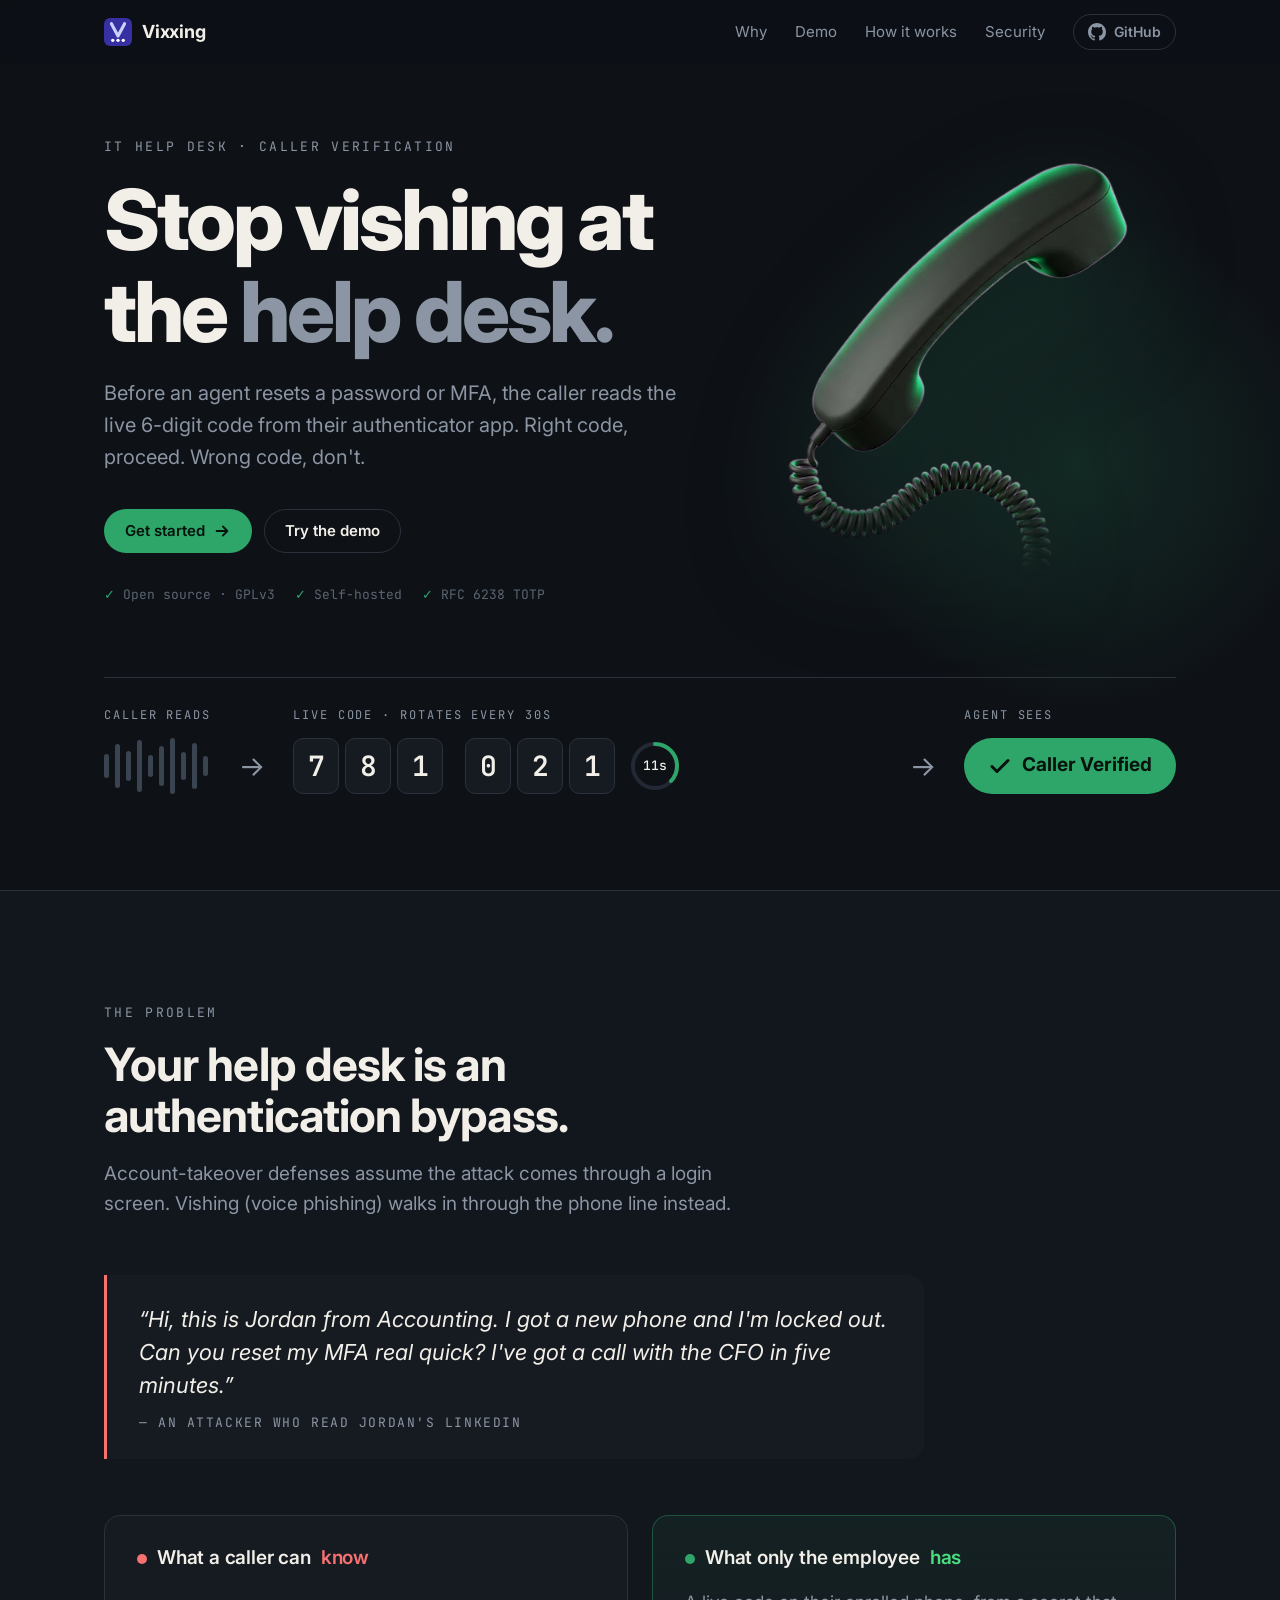
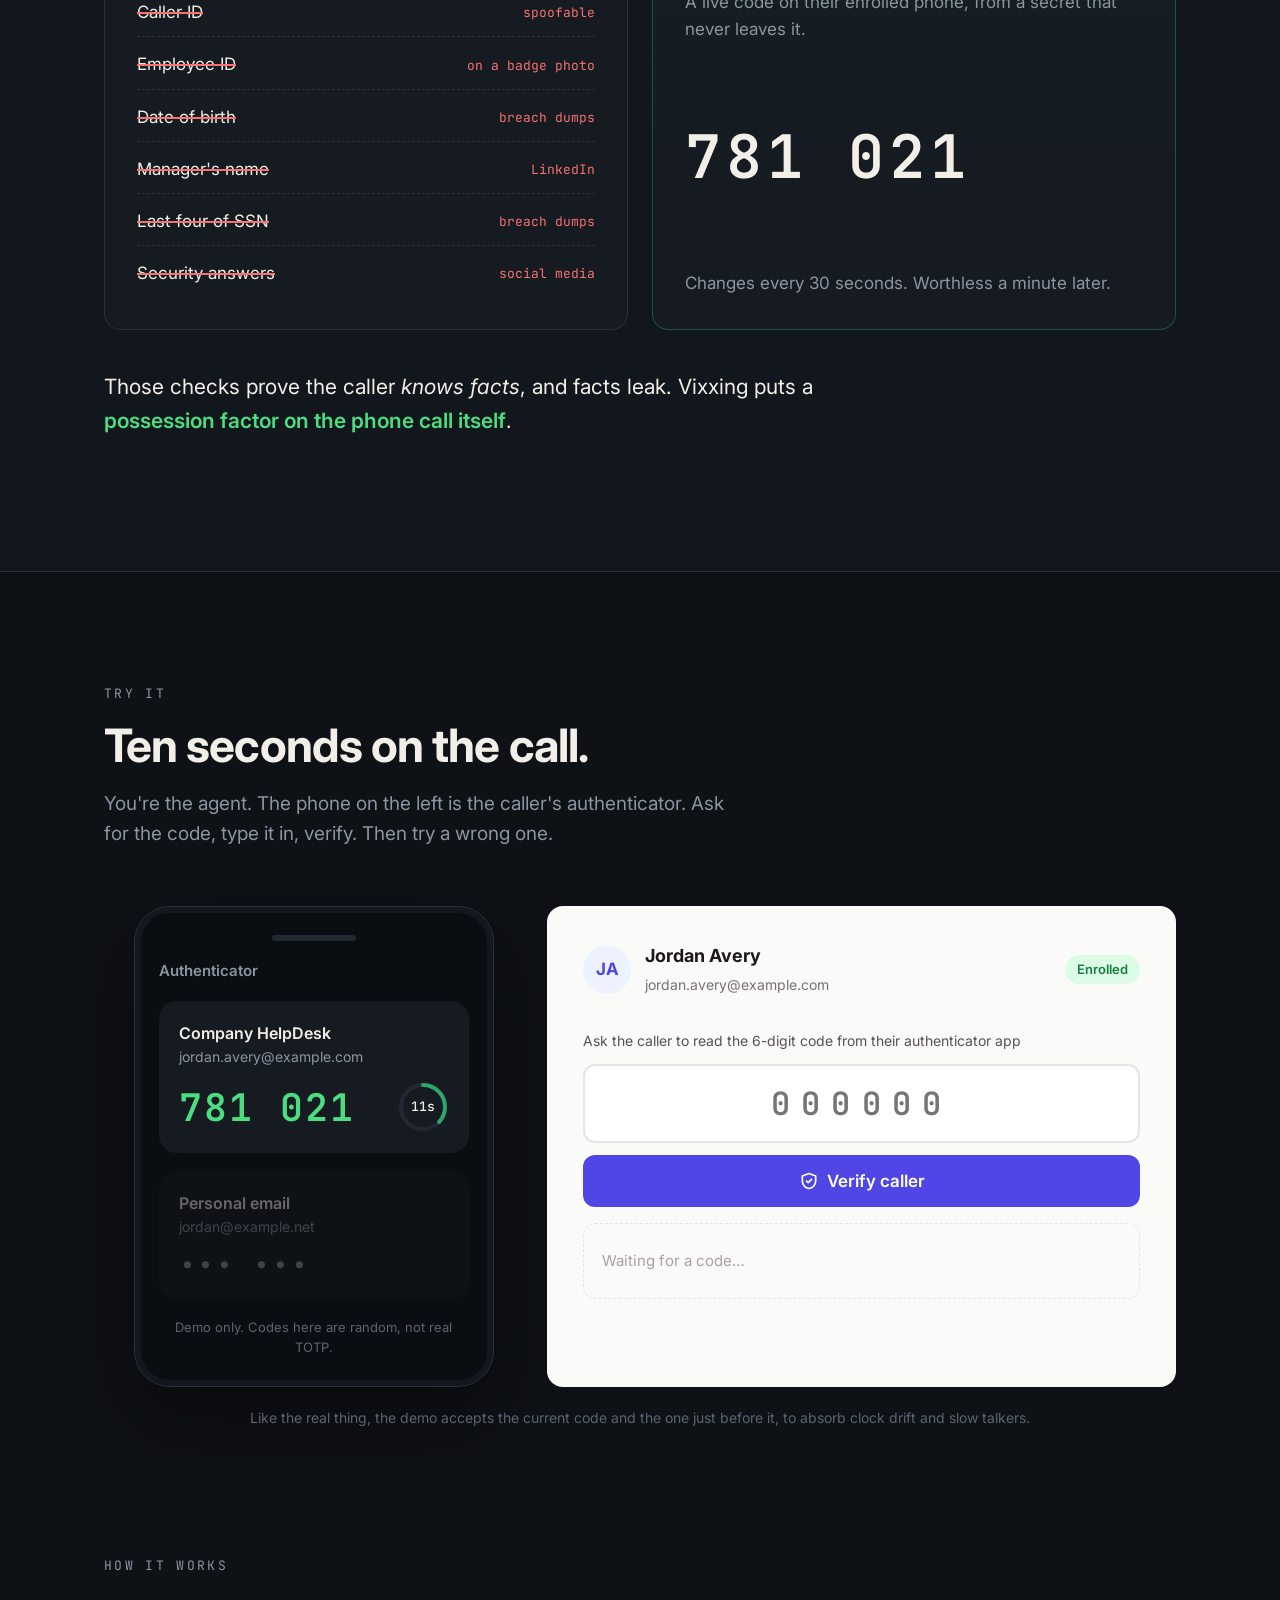
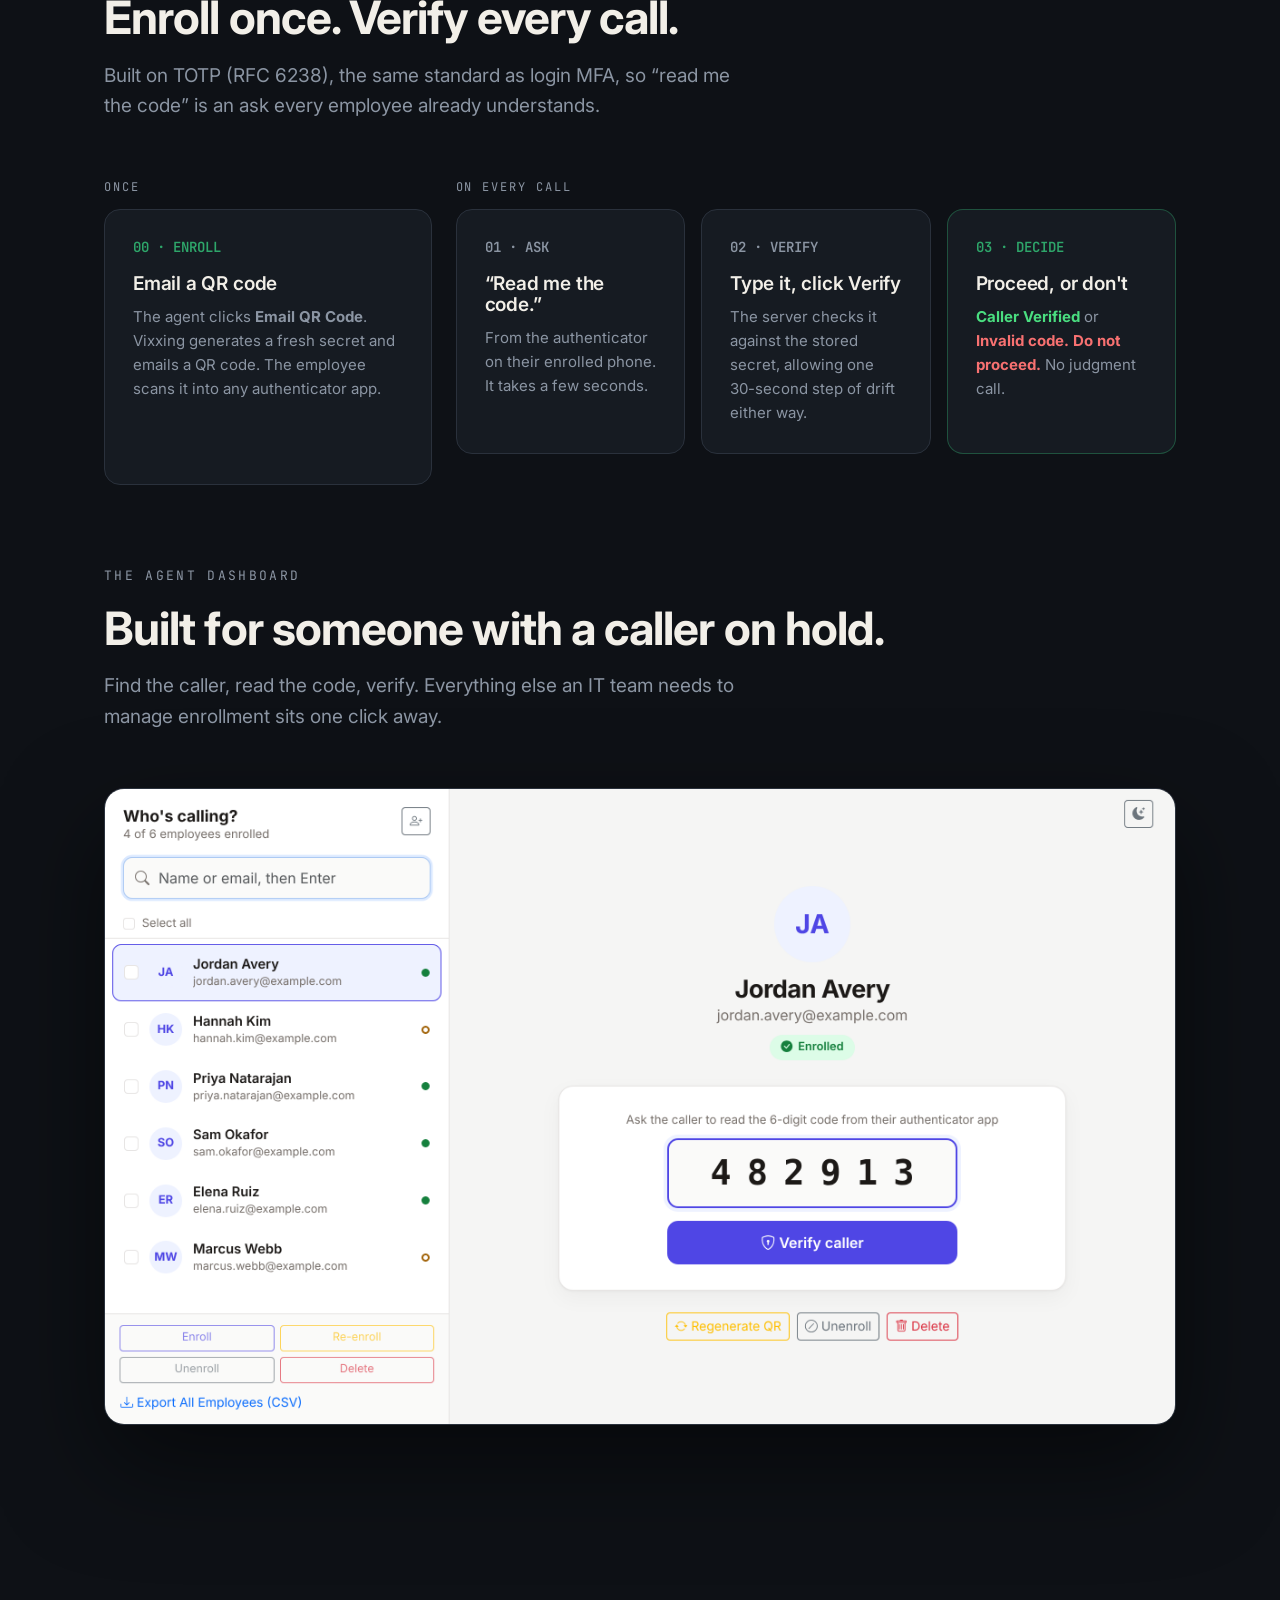
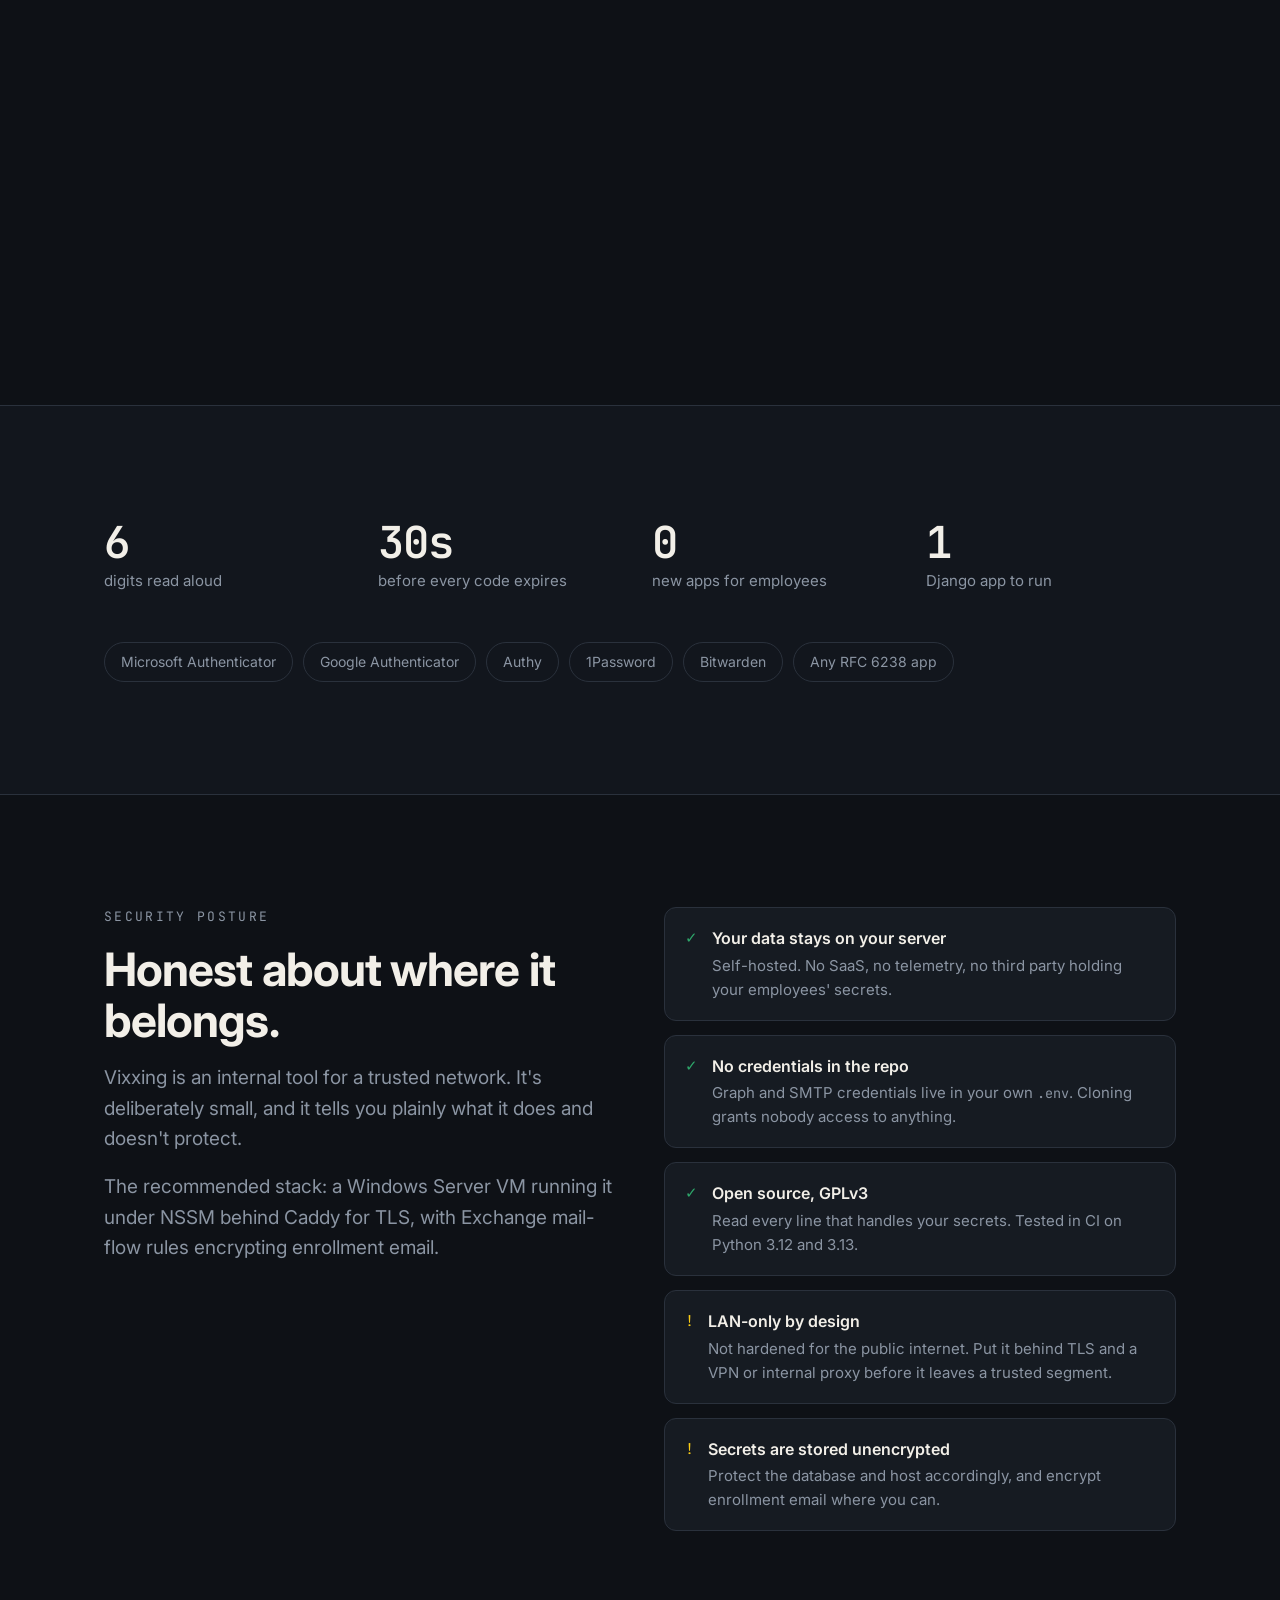
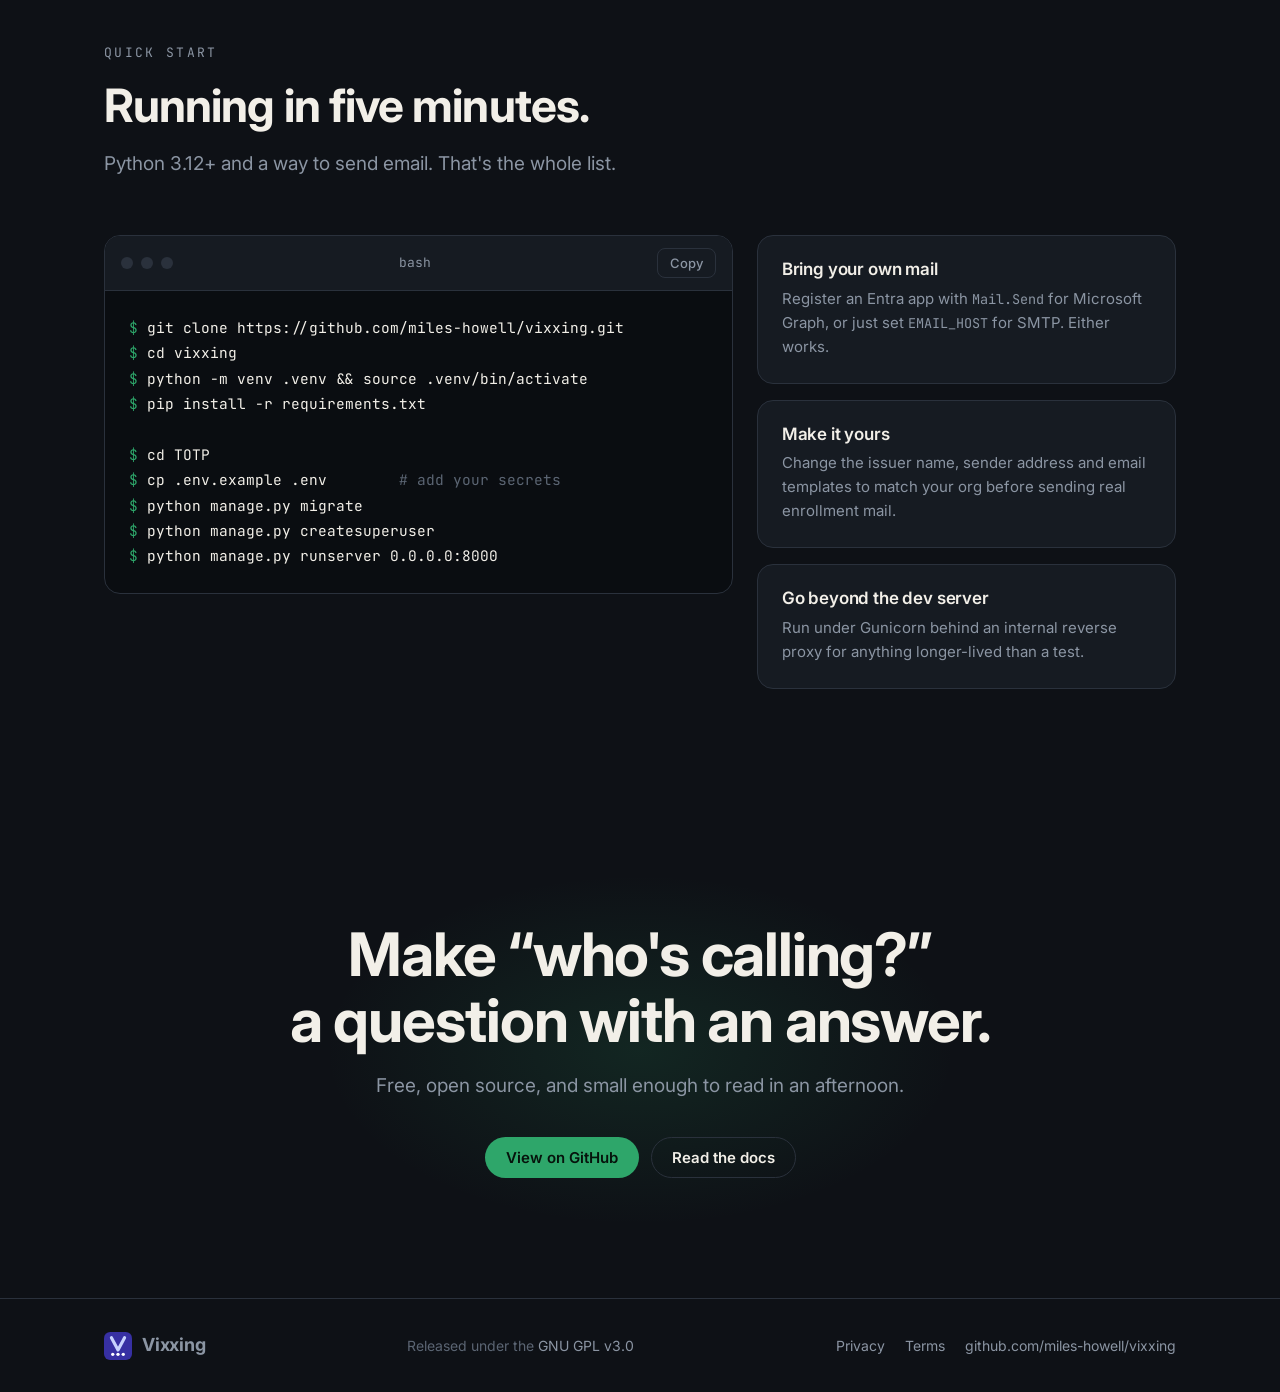
<file: docs/index.html>
<!doctype html>
<html lang="en">
<head>
  <meta charset="utf-8">
  <meta name="viewport" content="width=device-width, initial-scale=1">
  <title>Vixxing — Stop vishing at the help desk</title>
  <meta name="description" content="Vixxing is a self-hosted caller-verification tool for IT help desks. Before any password or MFA reset, the caller reads a live 6-digit code from their authenticator app.">
  <meta property="og:title" content="Vixxing — Stop vishing at the help desk">
  <meta property="og:description" content="The caller reads a live code before any reset happens. Open-source, self-hosted TOTP verification for IT help desks.">
  <meta property="og:type" content="website">
  <meta name="theme-color" content="#0E1116">
  <link rel="icon" href="assets/favicon.svg" type="image/svg+xml">
  <link rel="apple-touch-icon" href="assets/apple-touch-icon.png">
  <link rel="preconnect" href="https://fonts.googleapis.com">
  <link rel="preconnect" href="https://fonts.gstatic.com" crossorigin>
  <link href="https://fonts.googleapis.com/css2?family=Inter:wght@400;500;600;700;800&family=JetBrains+Mono:wght@400;500;600&display=swap" rel="stylesheet">
  <style>
    :root {
      --bg: #0E1116;
      --bg-2: #12161D;
      --surface: #161B22;
      --surface-2: #1C222B;
      --border: #2A313C;
      --text: #F2EFE8;
      --muted: #8B95A3;
      --faint: #5B6573;
      --ok: #2EA66A;
      --ok-bright: #4ADE80;
      --ok-soft: rgba(46, 166, 106, 0.14);
      --bad: #F87171;
      --bad-soft: rgba(248, 113, 113, 0.12);
      --accent: #818CF8;
      --radius: 16px;
      --mono: "JetBrains Mono", ui-monospace, SFMono-Regular, Menlo, monospace;
      --sans: Inter, -apple-system, BlinkMacSystemFont, "Segoe UI", sans-serif;
      --wrap: 1120px;
    }
    *, *::before, *::after { box-sizing: border-box; }
    html { scroll-behavior: smooth; }
    body {
      margin: 0;
      background: var(--bg);
      color: var(--text);
      font-family: var(--sans);
      font-size: 17px;
      line-height: 1.6;
      -webkit-font-smoothing: antialiased;
    }
    a { color: inherit; }
    img { max-width: 100%; height: auto; display: block; }
    code { font-family: var(--mono); font-size: 0.9em; }
    .wrap { max-width: var(--wrap); margin: 0 auto; padding: 0 24px; }
    .eyebrow {
      font-family: var(--mono);
      font-size: 13px;
      letter-spacing: 0.18em;
      text-transform: uppercase;
      color: var(--muted);
      margin: 0 0 16px;
    }
    h1, h2, h3 { margin: 0; line-height: 1.1; letter-spacing: -0.02em; }
    h2 { font-size: clamp(30px, 4.4vw, 46px); font-weight: 700; }
    h3 { font-size: 19px; font-weight: 600; letter-spacing: -0.01em; }
    .lede { color: var(--muted); font-size: 19px; max-width: 640px; margin: 18px 0 0; }
    section { padding: 112px 0; }
    .section-head { margin-bottom: 56px; }

    /* Nav */
    .nav {
      position: sticky; top: 0; z-index: 10;
      background: rgba(14, 17, 22, 0.78);
      backdrop-filter: saturate(140%) blur(12px);
      -webkit-backdrop-filter: saturate(140%) blur(12px);
      border-bottom: 1px solid transparent;
      transition: border-color .2s;
    }
    .nav.scrolled { border-bottom-color: var(--border); }
    .nav .wrap { display: flex; align-items: center; justify-content: space-between; height: 64px; }
    .brand { display: flex; align-items: center; gap: 10px; text-decoration: none; font-weight: 700; font-size: 18px; letter-spacing: -0.01em; }
    .brand img { width: 28px; height: 28px; }
    .nav-links { display: flex; align-items: center; gap: 28px; font-size: 15px; }
    .nav-links a { text-decoration: none; color: var(--muted); transition: color .15s; }
    .nav-links a:hover { color: var(--text); }

    .btn {
      display: inline-flex; align-items: center; gap: 8px;
      padding: 12px 20px; border-radius: 999px;
      font: 600 15px/1 var(--sans);
      text-decoration: none; border: 1px solid transparent; cursor: pointer;
      transition: transform .15s, background .15s, border-color .15s;
    }
    .btn:hover { transform: translateY(-1px); }
    .btn-primary { background: var(--ok); color: #06130C; }
    .btn-primary:hover { background: #35b874; }
    .btn-ghost { border-color: var(--border); color: var(--text); background: transparent; }
    .btn-ghost:hover { border-color: var(--muted); }
    .btn-sm { padding: 8px 14px; font-size: 14px; }
    .btn svg { width: 18px; height: 18px; }

    /* Hero */
    .hero { padding: 72px 0 96px; position: relative; overflow: hidden; }
    .hero::before {
      content: ""; position: absolute; top: 40px; right: -160px; width: 720px; height: 720px;
      background: radial-gradient(closest-side, rgba(46,166,106,0.16), transparent 70%);
      pointer-events: none;
    }
    .hero-grid { display: grid; grid-template-columns: 1.15fr 0.85fr; gap: 48px; align-items: center; position: relative; }
    .hero h1 { font-size: clamp(44px, 7vw, 84px); font-weight: 800; letter-spacing: -0.035em; }
    .hero h1 .soft { color: var(--muted); }
    .hero .lede { font-size: 20px; }
    .cta-row { display: flex; flex-wrap: wrap; gap: 12px; margin-top: 36px; }
    .hero-meta { display: flex; flex-wrap: wrap; gap: 8px 20px; margin-top: 32px; font-family: var(--mono); font-size: 13px; color: var(--faint); }
    .hero-meta span::before { content: "✓ "; color: var(--ok); }
    .hero-art { position: relative; display: flex; justify-content: center; }
    .hero-art img { width: min(340px, 80%); filter: drop-shadow(0 40px 60px rgba(46,166,106,0.18)); animation: float 7s ease-in-out infinite; }
    @keyframes float { 50% { transform: translateY(-12px) rotate(-1deg); } }

    /* Strip: caller reads → code → verified */
    .strip {
      margin-top: 72px; padding-top: 28px; border-top: 1px solid var(--border);
      display: grid; grid-template-columns: auto auto 1fr auto auto; gap: 28px; align-items: end;
    }
    .strip .label { font-family: var(--mono); font-size: 12px; letter-spacing: 0.16em; text-transform: uppercase; color: var(--muted); margin-bottom: 12px; }
    .wave { display: flex; gap: 6px; align-items: center; height: 56px; }
    .wave i { display: block; width: 5px; border-radius: 3px; background: #3A4350; animation: wave 1.4s ease-in-out infinite; }
    @keyframes wave { 50% { transform: scaleY(0.45); } }
    .arrow { color: var(--muted); font-size: 28px; line-height: 56px; }
    .code-row { display: flex; align-items: center; gap: 14px; }
    .digits { display: flex; gap: 6px; }
    .digits .gap { width: 10px; }
    .digit {
      width: 46px; height: 56px; display: grid; place-items: center;
      background: var(--surface); border: 1px solid var(--border); border-radius: 10px;
      font: 600 28px/1 var(--mono);
      transition: color .3s;
    }
    .digits.flip .digit { animation: flip .45s ease; }
    @keyframes flip { 0% { transform: rotateX(0); } 50% { transform: rotateX(90deg); color: transparent; } 100% { transform: rotateX(0); } }
    .ring { position: relative; width: 52px; height: 52px; flex: none; }
    .ring svg { transform: rotate(-90deg); }
    .ring span { position: absolute; inset: 0; display: grid; place-items: center; font: 500 13px var(--mono); }
    .pill-ok {
      display: inline-flex; align-items: center; gap: 10px; height: 56px; padding: 0 24px;
      background: var(--ok); color: #06130C; border-radius: 999px; font-weight: 700; font-size: 19px; white-space: nowrap;
    }
    .pill-ok svg { width: 24px; height: 24px; }

    /* Problem */
    .problem { background: var(--bg-2); border-block: 1px solid var(--border); }
    .script {
      margin: 0 0 56px; padding: 28px 32px; border-left: 3px solid var(--bad);
      background: var(--surface); border-radius: 0 var(--radius) var(--radius) 0;
      font-size: 22px; line-height: 1.5; font-style: italic; max-width: 820px;
    }
    .script cite { display: block; margin-top: 12px; font: normal 13px var(--mono); letter-spacing: .12em; text-transform: uppercase; color: var(--muted); }
    .compare { display: grid; grid-template-columns: 1fr 1fr; gap: 24px; }
    .card { background: var(--surface); border: 1px solid var(--border); border-radius: var(--radius); padding: 32px; }
    .card h3 { display: flex; align-items: center; gap: 10px; margin-bottom: 20px; }
    .dot { width: 10px; height: 10px; border-radius: 50%; flex: none; }
    .leaks { list-style: none; padding: 0; margin: 0; display: grid; gap: 4px; }
    .leaks li { display: flex; justify-content: space-between; gap: 16px; padding: 10px 0; border-bottom: 1px dashed var(--border); color: var(--muted); }
    .leaks li:last-child { border-bottom: 0; }
    .leaks li s { color: var(--text); text-decoration-color: var(--bad); text-decoration-thickness: 2px; }
    .leaks li em { font: normal 13px var(--mono); color: var(--bad); align-self: center; white-space: nowrap; }
    .has { display: flex; flex-direction: column; justify-content: space-between; border-color: rgba(46,166,106,0.4); background: linear-gradient(180deg, rgba(46,166,106,0.08), var(--surface) 60%); }
    .has p { color: var(--muted); margin: 0; }
    .has .big-code { font: 600 clamp(40px, 6vw, 60px)/1 var(--mono); letter-spacing: 0.08em; margin: 28px 0; color: var(--text); }
    .callout { margin-top: 40px; font-size: 21px; max-width: 800px; }
    .callout strong { color: var(--ok-bright); font-weight: 600; }

    /* Demo */
    .demo-grid { display: grid; grid-template-columns: 0.8fr 1.2fr; gap: 24px; align-items: stretch; }
    .demo-grid > *, .qs-grid > * { min-width: 0; }
    .phone {
      background: #0A0D11; border: 1px solid var(--border); border-radius: 36px; padding: 28px 24px;
      display: flex; flex-direction: column; gap: 18px; max-width: 360px; width: 100%; justify-self: center;
      box-shadow: 0 30px 80px rgba(0,0,0,0.4), inset 0 0 0 6px #121720;
    }
    .phone-top { display: flex; justify-content: center; }
    .phone-top i { width: 84px; height: 6px; border-radius: 3px; background: #222934; }
    .phone .app-title { font-weight: 600; font-size: 15px; color: var(--muted); }
    .account { background: var(--surface); border-radius: 18px; padding: 20px; }
    .account .who { font-size: 14px; color: var(--muted); }
    .account .who b { color: var(--text); font-weight: 600; display: block; font-size: 16px; }
    .account .row { display: flex; align-items: center; justify-content: space-between; margin-top: 12px; }
    .account .code { font: 600 38px/1 var(--mono); letter-spacing: 0.06em; color: var(--ok-bright); }
    .account.dim { opacity: 0.4; }
    .account.dim .code { color: var(--muted); font-size: 28px; }
    .phone .hint { font-size: 13px; color: var(--faint); text-align: center; margin: 0; }

    .agent { background: #FAFAF9; color: #1C1917; border-radius: var(--radius); padding: 36px; display: flex; flex-direction: column; }
    .agent .caller { display: flex; align-items: center; gap: 14px; margin-bottom: 24px; }
    .avatar { width: 48px; height: 48px; border-radius: 50%; background: #EEF2FF; color: #4F46E5; display: grid; place-items: center; font-weight: 700; }
    .agent .caller b { display: block; font-size: 18px; }
    .agent .caller span { color: #78716C; font-size: 14px; }
    .badge { margin-left: auto; background: #DCFCE7; color: #15803D; font-size: 13px; font-weight: 600; padding: 4px 12px; border-radius: 999px; }
    .agent label { font-size: 14px; color: #57534E; }
    .agent form { display: grid; gap: 12px; margin-top: 8px; }
    .agent input {
      width: 100%; padding: 16px; border: 2px solid #E7E5E4; border-radius: 12px;
      font: 600 32px/1 var(--mono); letter-spacing: 0.35em; text-align: center; color: #1C1917; background: #fff;
    }
    .agent input:focus { outline: none; border-color: #4F46E5; box-shadow: 0 0 0 4px #EEF2FF; }
    .agent button {
      padding: 16px; border: 0; border-radius: 12px; background: #4F46E5; color: #fff;
      font: 600 17px var(--sans); cursor: pointer; display: flex; gap: 8px; align-items: center; justify-content: center;
    }
    .agent button:hover { background: #4338CA; }
    .agent button svg { width: 20px; height: 20px; }
    .result { margin-top: 16px; min-height: 76px; border-radius: 12px; padding: 16px 18px; display: flex; gap: 14px; align-items: center; font-size: 15px; border: 1px dashed #E7E5E4; color: #A8A29E; }
    .result svg { width: 30px; height: 30px; flex: none; }
    .result b { display: block; font-size: 17px; }
    .result.ok { background: #DCFCE7; color: #15803D; border: 0; }
    .result.bad { background: #FEE2E2; color: #B91C1C; border: 0; }
    .result.pop { animation: pop .3s ease; }
    @keyframes pop { 0% { transform: scale(.98); opacity: .4; } 100% { transform: scale(1); opacity: 1; } }
    .demo-note { margin-top: 20px; color: var(--faint); font-size: 14px; text-align: center; }

    /* Steps */
    .steps { display: grid; grid-template-columns: 1fr 2.2fr; gap: 24px; }
    .steps .group-label { font-family: var(--mono); font-size: 12px; letter-spacing: .16em; text-transform: uppercase; color: var(--muted); margin-bottom: 12px; }
    .steps .row { display: grid; grid-template-columns: repeat(3, 1fr); gap: 16px; }
    .step { background: var(--surface); border: 1px solid var(--border); border-radius: var(--radius); padding: 28px; height: 100%; }
    .step .n { font: 600 14px var(--mono); color: var(--muted); margin-bottom: 18px; display: block; }
    .step.once .n { color: var(--ok); }
    .step h3 { margin-bottom: 10px; }
    .step p { margin: 0; color: var(--muted); font-size: 15px; }
    .step.final { border-color: rgba(46,166,106,0.4); }
    .step.final .n { color: var(--ok); }

    /* Dashboard */
    .shot {
      border-radius: 20px; overflow: hidden; border: 1px solid var(--border);
      box-shadow: 0 40px 100px rgba(0,0,0,0.5);
      background: var(--surface);
    }
    .features { display: grid; grid-template-columns: repeat(3, 1fr); gap: 1px; margin-top: 56px; background: var(--border); border: 1px solid var(--border); border-radius: var(--radius); overflow: hidden; }
    .feature { background: var(--bg); padding: 28px; }
    .feature .ic { width: 36px; height: 36px; border-radius: 10px; background: var(--surface-2); display: grid; place-items: center; margin-bottom: 16px; color: var(--ok-bright); }
    .feature .ic svg { width: 20px; height: 20px; }
    .feature h3 { font-size: 17px; margin-bottom: 6px; }
    .feature p { margin: 0; color: var(--muted); font-size: 15px; }

    /* Standards */
    .standards { background: var(--bg-2); border-block: 1px solid var(--border); }
    .stats { display: grid; grid-template-columns: repeat(4, 1fr); gap: 24px; }
    .stat b { display: block; font: 600 clamp(30px, 4vw, 44px)/1.1 var(--mono); letter-spacing: -0.02em; }
    .stat span { color: var(--muted); font-size: 15px; }
    .apps { display: flex; flex-wrap: wrap; gap: 10px; margin-top: 48px; }
    .apps span { border: 1px solid var(--border); border-radius: 999px; padding: 8px 16px; font-size: 14px; color: var(--muted); }

    /* Security */
    .posture { display: grid; grid-template-columns: 1fr 1fr; gap: 48px; align-items: start; }
    .checklist { list-style: none; margin: 0; padding: 0; display: grid; gap: 14px; }
    .checklist li { display: flex; gap: 14px; padding: 18px 20px; background: var(--surface); border: 1px solid var(--border); border-radius: 12px; font-size: 15px; color: var(--muted); }
    .checklist li b { color: var(--text); font-weight: 600; display: block; font-size: 16px; margin-bottom: 2px; }
    .checklist .mk { font-family: var(--mono); color: var(--ok); flex: none; }
    .checklist .mk.warn { color: #FACC15; }

    /* Quick start */
    .terminal { background: #0A0D11; border: 1px solid var(--border); border-radius: var(--radius); overflow: hidden; }
    .terminal-bar { display: flex; align-items: center; justify-content: space-between; padding: 12px 16px; border-bottom: 1px solid var(--border); background: var(--surface); }
    .lights { display: flex; gap: 8px; }
    .lights i { width: 12px; height: 12px; border-radius: 50%; background: #2A313C; }
    .terminal-bar .title { font: 13px var(--mono); color: var(--muted); }
    .copy { background: transparent; border: 1px solid var(--border); color: var(--muted); border-radius: 8px; padding: 6px 12px; font: 500 13px var(--sans); cursor: pointer; }
    .copy:hover { color: var(--text); border-color: var(--muted); }
    pre { margin: 0; padding: 24px; overflow-x: auto; font: 14.5px/1.75 var(--mono); color: var(--text); }
    pre .c { color: var(--faint); }
    pre .p { color: var(--ok); user-select: none; }
    .qs-grid { display: grid; grid-template-columns: 1.5fr 1fr; gap: 24px; align-items: start; }
    .qs-side { display: grid; gap: 16px; }
    .qs-side .card { padding: 24px; }
    .qs-side h3 { font-size: 17px; margin-bottom: 8px; }
    .qs-side p { margin: 0; color: var(--muted); font-size: 15px; }

    /* CTA + footer */
    .final-cta { text-align: center; padding: 120px 0; position: relative; overflow: hidden; }
    .final-cta::before { content: ""; position: absolute; left: 50%; top: 50%; width: 900px; height: 500px; transform: translate(-50%, -50%); background: radial-gradient(closest-side, rgba(46,166,106,0.14), transparent 70%); pointer-events: none; }
    .final-cta h2 { font-size: clamp(34px, 5.5vw, 60px); position: relative; }
    .final-cta .lede { margin: 18px auto 0; position: relative; }
    .final-cta .cta-row { justify-content: center; position: relative; }
    footer { border-top: 1px solid var(--border); padding: 32px 0; color: var(--faint); font-size: 14px; }
    footer .wrap { display: flex; flex-wrap: wrap; gap: 16px; justify-content: space-between; align-items: center; }
    footer a { color: var(--muted); text-decoration: none; }
    footer a:hover { color: var(--text); }
    footer .footer-links { display: flex; flex-wrap: wrap; gap: 20px; }

    .reveal { opacity: 0; transform: translateY(16px); transition: opacity .6s ease, transform .6s ease; }
    .reveal.in { opacity: 1; transform: none; }

    @media (prefers-reduced-motion: reduce) {
      *, *::before, *::after { animation: none !important; transition: none !important; }
      .reveal { opacity: 1; transform: none; }
    }

    @media (max-width: 960px) {
      .hero-grid, .compare, .demo-grid, .steps, .posture, .qs-grid { grid-template-columns: 1fr; }
      .hero-art { display: none; }
      .strip { grid-template-columns: 1fr; gap: 20px; }
      .strip .arrow { display: none; }
      .features { grid-template-columns: 1fr 1fr; }
      .stats { grid-template-columns: 1fr 1fr; }
      .steps .row { grid-template-columns: 1fr; }
      section { padding: 80px 0; }
    }
    @media (max-width: 640px) {
      body { font-size: 16px; }
      .wrap { padding: 0 16px; }
      .nav-links a:not(.btn) { display: none; }
      .features { grid-template-columns: 1fr; }
      .digit { width: 36px; height: 48px; font-size: 22px; }
      .digits { gap: 4px; }
      .digits .gap { width: 6px; }
      .code-row { gap: 10px; }
      .card, .agent { padding: 24px; }
      .script { font-size: 18px; padding: 22px; }
      .leaks li { flex-direction: column; gap: 0; }
      .pill-ok { font-size: 17px; }
      .agent input { font-size: 26px; letter-spacing: 0.25em; }
    }
  </style>
</head>
<body>

<nav class="nav" id="nav">
  <div class="wrap">
    <a class="brand" href="#top"><img src="assets/favicon.svg" alt="">Vixxing</a>
    <div class="nav-links">
      <a href="#problem">Why</a>
      <a href="#demo">Demo</a>
      <a href="#how">How it works</a>
      <a href="#security">Security</a>
      <a class="btn btn-ghost btn-sm" href="https://github.com/miles-howell/vixxing">
        <svg viewBox="0 0 16 16" fill="currentColor" aria-hidden="true"><path d="M8 0C3.58 0 0 3.58 0 8c0 3.54 2.29 6.53 5.47 7.59.4.07.55-.17.55-.38 0-.19-.01-.82-.01-1.49-2.01.37-2.53-.49-2.69-.94-.09-.23-.48-.94-.82-1.13-.28-.15-.68-.52-.01-.53.63-.01 1.08.58 1.23.82.72 1.21 1.87.87 2.33.66.07-.52.28-.87.51-1.07-1.78-.2-3.64-.89-3.64-3.95 0-.87.31-1.59.82-2.15-.08-.2-.36-1.02.08-2.12 0 0 .67-.21 2.2.82.64-.18 1.32-.27 2-.27.68 0 1.36.09 2 .27 1.53-1.04 2.2-.82 2.2-.82.44 1.1.16 1.92.08 2.12.51.56.82 1.27.82 2.15 0 3.07-1.87 3.75-3.65 3.95.29.25.54.73.54 1.48 0 1.07-.01 1.93-.01 2.2 0 .21.15.46.55.38A8.013 8.013 0 0016 8c0-4.42-3.58-8-8-8z"/></svg>
        GitHub
      </a>
    </div>
  </div>
</nav>

<header class="hero" id="top">
  <div class="wrap">
    <div class="hero-grid">
      <div>
        <p class="eyebrow">IT help desk · Caller verification</p>
        <h1>Stop vishing at the <span class="soft">help desk.</span></h1>
        <p class="lede">Before an agent resets a password or MFA, the caller reads the live 6-digit code from their authenticator app. Right code, proceed. Wrong code, don't.</p>
        <div class="cta-row">
          <a class="btn btn-primary" href="#quickstart">Get started
            <svg viewBox="0 0 20 20" fill="none" stroke="currentColor" stroke-width="2" stroke-linecap="round" stroke-linejoin="round" aria-hidden="true"><path d="M4 10h12M11 5l5 5-5 5"/></svg>
          </a>
          <a class="btn btn-ghost" href="#demo">Try the demo</a>
        </div>
        <div class="hero-meta">
          <span>Open source · GPLv3</span>
          <span>Self-hosted</span>
          <span>RFC 6238 TOTP</span>
        </div>
      </div>
      <div class="hero-art">
        <img src="assets/handset.png" alt="" width="415" height="510">
      </div>
    </div>

    <div class="strip" aria-label="Caller reads a live code, agent sees Caller Verified">
      <div>
        <div class="label">Caller reads</div>
        <div class="wave" aria-hidden="true">
          <i style="height:24px"></i><i style="height:44px;animation-delay:.1s"></i><i style="height:30px;animation-delay:.2s"></i><i style="height:52px;animation-delay:.3s"></i><i style="height:22px;animation-delay:.4s"></i><i style="height:40px;animation-delay:.5s"></i><i style="height:56px;animation-delay:.6s"></i><i style="height:28px;animation-delay:.7s"></i><i style="height:46px;animation-delay:.8s"></i><i style="height:20px;animation-delay:.9s"></i>
        </div>
      </div>
      <div class="arrow" aria-hidden="true">→</div>
      <div>
        <div class="label">Live code · rotates every 30s</div>
        <div class="code-row">
          <div class="digits" id="heroDigits" aria-live="off"></div>
          <div class="ring" aria-hidden="true">
            <svg viewBox="0 0 52 52" width="52" height="52">
              <circle cx="26" cy="26" r="22" fill="none" stroke="#222934" stroke-width="4"/>
              <circle id="heroRing" cx="26" cy="26" r="22" fill="none" stroke="#2EA66A" stroke-width="4" stroke-linecap="round" stroke-dasharray="138.2" stroke-dashoffset="0"/>
            </svg>
            <span id="heroSecs">30s</span>
          </div>
        </div>
      </div>
      <div class="arrow" aria-hidden="true">→</div>
      <div>
        <div class="label">Agent sees</div>
        <div class="pill-ok">
          <svg viewBox="0 0 24 24" fill="none" stroke="currentColor" stroke-width="3" stroke-linecap="round" stroke-linejoin="round" aria-hidden="true"><path d="M4 12.5l5 5L20 6.5"/></svg>
          Caller Verified
        </div>
      </div>
    </div>
  </div>
</header>

<section class="problem" id="problem">
  <div class="wrap">
    <div class="section-head reveal">
      <p class="eyebrow">The problem</p>
      <h2>Your help desk is an<br>authentication bypass.</h2>
      <p class="lede">Account-takeover defenses assume the attack comes through a login screen. Vishing (voice phishing) walks in through the phone line instead.</p>
    </div>

    <blockquote class="script reveal">
      “Hi, this is Jordan from Accounting. I got a new phone and I'm locked out. Can you reset my MFA real quick? I've got a call with the CFO in five minutes.”
      <cite>— An attacker who read Jordan's LinkedIn</cite>
    </blockquote>

    <div class="compare">
      <div class="card reveal">
        <h3><span class="dot" style="background:var(--bad)"></span>What a caller can <em style="font-style:normal;color:var(--bad)">know</em></h3>
        <ul class="leaks">
          <li><s>Caller ID</s><em>spoofable</em></li>
          <li><s>Employee ID</s><em>on a badge photo</em></li>
          <li><s>Date of birth</s><em>breach dumps</em></li>
          <li><s>Manager's name</s><em>LinkedIn</em></li>
          <li><s>Last four of SSN</s><em>breach dumps</em></li>
          <li><s>Security answers</s><em>social media</em></li>
        </ul>
      </div>
      <div class="card has reveal">
        <div>
          <h3><span class="dot" style="background:var(--ok)"></span>What only the employee <em style="font-style:normal;color:var(--ok-bright)">has</em></h3>
          <p>A live code on their enrolled phone, from a secret that never leaves it.</p>
        </div>
        <div class="big-code" id="bigCode">482 913</div>
        <p>Changes every 30 seconds. Worthless a minute later.</p>
      </div>
    </div>

    <p class="callout reveal">Those checks prove the caller <em>knows facts</em>, and facts leak. Vixxing puts a <strong>possession factor on the phone call itself</strong>.</p>
  </div>
</section>

<section id="demo">
  <div class="wrap">
    <div class="section-head reveal">
      <p class="eyebrow">Try it</p>
      <h2>Ten seconds on the call.</h2>
      <p class="lede">You're the agent. The phone on the left is the caller's authenticator. Ask for the code, type it in, verify. Then try a wrong one.</p>
    </div>

    <div class="demo-grid reveal">
      <div class="phone" aria-label="Caller's authenticator app">
        <div class="phone-top"><i></i></div>
        <div class="app-title">Authenticator</div>
        <div class="account">
          <div class="who"><b>Company HelpDesk</b>jordan.avery@example.com</div>
          <div class="row">
            <div class="code" id="phoneCode">——— ———</div>
            <div class="ring" aria-hidden="true">
              <svg viewBox="0 0 52 52" width="52" height="52">
                <circle cx="26" cy="26" r="22" fill="none" stroke="#222934" stroke-width="4"/>
                <circle id="phoneRing" cx="26" cy="26" r="22" fill="none" stroke="#2EA66A" stroke-width="4" stroke-linecap="round" stroke-dasharray="138.2" stroke-dashoffset="0"/>
              </svg>
              <span id="phoneSecs">30s</span>
            </div>
          </div>
        </div>
        <div class="account dim">
          <div class="who"><b>Personal email</b>jordan@example.net</div>
          <div class="row"><div class="code">••• •••</div></div>
        </div>
        <p class="hint">Demo only. Codes here are random, not real TOTP.</p>
      </div>

      <div class="agent">
        <div class="caller">
          <div class="avatar">JA</div>
          <div><b>Jordan Avery</b><span>jordan.avery@example.com</span></div>
          <div class="badge">Enrolled</div>
        </div>
        <form id="verifyForm" autocomplete="off">
          <label for="codeInput">Ask the caller to read the 6-digit code from their authenticator app</label>
          <input id="codeInput" inputmode="numeric" pattern="[0-9 ]*" maxlength="7" placeholder="000000" aria-describedby="result">
          <button type="submit">
            <svg viewBox="0 0 24 24" fill="none" stroke="currentColor" stroke-width="2" stroke-linecap="round" stroke-linejoin="round" aria-hidden="true"><path d="M12 3l8 3v6c0 4.5-3.4 8.3-8 9-4.6-.7-8-4.5-8-9V6l8-3z"/><path d="M9 12l2 2 4-4"/></svg>
            Verify caller
          </button>
        </form>
        <div class="result" id="result" role="status" aria-live="polite">Waiting for a code…</div>
      </div>
    </div>
    <p class="demo-note">Like the real thing, the demo accepts the current code and the one just before it, to absorb clock drift and slow talkers.</p>
  </div>
</section>

<section id="how" style="padding-top:0">
  <div class="wrap">
    <div class="section-head reveal">
      <p class="eyebrow">How it works</p>
      <h2>Enroll once. Verify every call.</h2>
      <p class="lede">Built on TOTP (RFC 6238), the same standard as login MFA, so “read me the code” is an ask every employee already understands.</p>
    </div>
    <div class="steps">
      <div class="reveal">
        <div class="group-label">Once</div>
        <div class="step once">
          <span class="n">00 · ENROLL</span>
          <h3>Email a QR code</h3>
          <p>The agent clicks <b>Email QR Code</b>. Vixxing generates a fresh secret and emails a QR code. The employee scans it into any authenticator app.</p>
        </div>
      </div>
      <div class="reveal">
        <div class="group-label">On every call</div>
        <div class="row">
          <div class="step">
            <span class="n">01 · ASK</span>
            <h3>“Read me the code.”</h3>
            <p>From the authenticator on their enrolled phone. It takes a few seconds.</p>
          </div>
          <div class="step">
            <span class="n">02 · VERIFY</span>
            <h3>Type it, click Verify</h3>
            <p>The server checks it against the stored secret, allowing one 30-second step of drift either way.</p>
          </div>
          <div class="step final">
            <span class="n">03 · DECIDE</span>
            <h3>Proceed, or don't</h3>
            <p><b style="color:var(--ok-bright)">Caller Verified</b> or <b style="color:var(--bad)">Invalid code. Do not proceed.</b> No judgment call.</p>
          </div>
        </div>
      </div>
    </div>
  </div>
</section>

<section style="padding-top:0" id="dashboard">
  <div class="wrap">
    <div class="section-head reveal">
      <p class="eyebrow">The agent dashboard</p>
      <h2>Built for someone with a caller on hold.</h2>
      <p class="lede">Find the caller, read the code, verify. Everything else an IT team needs to manage enrollment sits one click away.</p>
    </div>
    <div class="shot reveal">
      <img src="assets/dashboard.png" alt="The Vixxing agent dashboard: a searchable list of employees with enrollment status on the left, and the selected caller, Jordan Avery, on the right with a 6-digit code field and a Verify caller button." width="2360" height="1400" loading="lazy">
    </div>

    <div class="features reveal">
      <div class="feature">
        <div class="ic"><svg viewBox="0 0 24 24" fill="none" stroke="currentColor" stroke-width="2" stroke-linecap="round" stroke-linejoin="round"><path d="M21 12a9 9 0 1 1-3-6.7L21 8"/><path d="M21 3v5h-5"/></svg></div>
        <h3>Regenerate QR</h3>
        <p>New phone or suspected compromise? Issue a new secret and re-email it. The old device stops working.</p>
      </div>
      <div class="feature">
        <div class="ic"><svg viewBox="0 0 24 24" fill="none" stroke="currentColor" stroke-width="2" stroke-linecap="round" stroke-linejoin="round"><path d="M16 21v-2a4 4 0 0 0-4-4H6a4 4 0 0 0-4 4v2"/><circle cx="9" cy="7" r="4"/><path d="M19 8v6M22 11h-6"/></svg></div>
        <h3>Bulk import &amp; actions</h3>
        <p>Add employees one at a time or from a CSV. Enroll, unenroll, or delete many at once.</p>
      </div>
      <div class="feature">
        <div class="ic"><svg viewBox="0 0 24 24" fill="none" stroke="currentColor" stroke-width="2" stroke-linecap="round" stroke-linejoin="round"><path d="M21 15v4a2 2 0 0 1-2 2H5a2 2 0 0 1-2-2v-4"/><path d="M7 10l5 5 5-5M12 15V3"/></svg></div>
        <h3>CSV export, no secrets</h3>
        <p>Export names, emails and enrollment status for audits. TOTP secrets are never included.</p>
      </div>
      <div class="feature">
        <div class="ic"><svg viewBox="0 0 24 24" fill="none" stroke="currentColor" stroke-width="2" stroke-linecap="round" stroke-linejoin="round"><rect x="2" y="4" width="20" height="16" rx="2"/><path d="M22 7l-10 6L2 7"/></svg></div>
        <h3>Graph, with SMTP fallback</h3>
        <p>Sends through Microsoft Graph by default and falls back to SMTP automatically. The dashboard says which one delivered.</p>
      </div>
      <div class="feature">
        <div class="ic"><svg viewBox="0 0 24 24" fill="none" stroke="currentColor" stroke-width="2" stroke-linecap="round" stroke-linejoin="round"><rect x="3" y="11" width="18" height="11" rx="2"/><path d="M7 11V7a5 5 0 0 1 10 0v4"/></svg></div>
        <h3>Staff-only by default</h3>
        <p>Every view requires a Django staff login. No self-service portal for an attacker to poke at.</p>
      </div>
      <div class="feature">
        <div class="ic"><svg viewBox="0 0 24 24" fill="none" stroke="currentColor" stroke-width="2" stroke-linecap="round" stroke-linejoin="round"><circle cx="12" cy="12" r="4"/><path d="M12 2v2M12 20v2M4.9 4.9l1.4 1.4M17.7 17.7l1.4 1.4M2 12h2M20 12h2M4.9 19.1l1.4-1.4M17.7 6.3l1.4-1.4"/></svg></div>
        <h3>Light and dark</h3>
        <p>A calm, focused interface with a dark mode for the late shift.</p>
      </div>
    </div>
  </div>
</section>

<section class="standards">
  <div class="wrap">
    <div class="stats reveal">
      <div class="stat"><b>6</b><span>digits read aloud</span></div>
      <div class="stat"><b>30s</b><span>before every code expires</span></div>
      <div class="stat"><b>0</b><span>new apps for employees</span></div>
      <div class="stat"><b>1</b><span>Django app to run</span></div>
    </div>
    <div class="apps reveal" aria-label="Compatible authenticator apps">
      <span>Microsoft Authenticator</span>
      <span>Google Authenticator</span>
      <span>Authy</span>
      <span>1Password</span>
      <span>Bitwarden</span>
      <span>Any RFC 6238 app</span>
    </div>
  </div>
</section>

<section id="security">
  <div class="wrap posture">
    <div class="reveal">
      <p class="eyebrow">Security posture</p>
      <h2>Honest about where it belongs.</h2>
      <p class="lede">Vixxing is an internal tool for a trusted network. It's deliberately small, and it tells you plainly what it does and doesn't protect.</p>
      <p class="lede">The recommended stack: a Windows Server VM running it under NSSM behind Caddy for TLS, with Exchange mail-flow rules encrypting enrollment email.</p>
    </div>
    <ul class="checklist reveal">
      <li><span class="mk">✓</span><div><b>Your data stays on your server</b>Self-hosted. No SaaS, no telemetry, no third party holding your employees' secrets.</div></li>
      <li><span class="mk">✓</span><div><b>No credentials in the repo</b>Graph and SMTP credentials live in your own <code>.env</code>. Cloning grants nobody access to anything.</div></li>
      <li><span class="mk">✓</span><div><b>Open source, GPLv3</b>Read every line that handles your secrets. Tested in CI on Python 3.12 and 3.13.</div></li>
      <li><span class="mk warn">!</span><div><b>LAN-only by design</b>Not hardened for the public internet. Put it behind TLS and a VPN or internal proxy before it leaves a trusted segment.</div></li>
      <li><span class="mk warn">!</span><div><b>Secrets are stored unencrypted</b>Protect the database and host accordingly, and encrypt enrollment email where you can.</div></li>
    </ul>
  </div>
</section>

<section id="quickstart" style="padding-top:0">
  <div class="wrap">
    <div class="section-head reveal">
      <p class="eyebrow">Quick start</p>
      <h2>Running in five minutes.</h2>
      <p class="lede">Python 3.12+ and a way to send email. That's the whole list.</p>
    </div>
    <div class="qs-grid">
      <div class="terminal reveal">
        <div class="terminal-bar">
          <div class="lights"><i></i><i></i><i></i></div>
          <span class="title">bash</span>
          <button class="copy" id="copyBtn" type="button">Copy</button>
        </div>
<pre id="qsCode"><span class="p">$ </span>git clone https://github.com/miles-howell/vixxing.git
<span class="p">$ </span>cd vixxing
<span class="p">$ </span>python -m venv .venv &amp;&amp; source .venv/bin/activate
<span class="p">$ </span>pip install -r requirements.txt

<span class="p">$ </span>cd TOTP
<span class="p">$ </span>cp .env.example .env        <span class="c"># add your secrets</span>
<span class="p">$ </span>python manage.py migrate
<span class="p">$ </span>python manage.py createsuperuser
<span class="p">$ </span>python manage.py runserver 0.0.0.0:8000</pre>
      </div>
      <div class="qs-side">
        <div class="card reveal">
          <h3>Bring your own mail</h3>
          <p>Register an Entra app with <code>Mail.Send</code> for Microsoft Graph, or just set <code>EMAIL_HOST</code> for SMTP. Either works.</p>
        </div>
        <div class="card reveal">
          <h3>Make it yours</h3>
          <p>Change the issuer name, sender address and email templates to match your org before sending real enrollment mail.</p>
        </div>
        <div class="card reveal">
          <h3>Go beyond the dev server</h3>
          <p>Run under Gunicorn behind an internal reverse proxy for anything longer-lived than a test.</p>
        </div>
      </div>
    </div>
  </div>
</section>

<section class="final-cta">
  <div class="wrap">
    <h2>Make “who's calling?”<br>a question with an answer.</h2>
    <p class="lede">Free, open source, and small enough to read in an afternoon.</p>
    <div class="cta-row">
      <a class="btn btn-primary" href="https://github.com/miles-howell/vixxing">View on GitHub</a>
      <a class="btn btn-ghost" href="https://github.com/miles-howell/vixxing#readme">Read the docs</a>
    </div>
  </div>
</section>

<footer>
  <div class="wrap">
    <a class="brand" href="#top"><img src="assets/favicon.svg" alt="">Vixxing</a>
    <span>Released under the <a href="https://github.com/miles-howell/vixxing/blob/main/LICENSE">GNU GPL v3.0</a></span>
    <span class="footer-links"><a href="privacy.html">Privacy</a><a href="terms.html">Terms</a><a href="https://github.com/miles-howell/vixxing">github.com/miles-howell/vixxing</a></span>
  </div>
</footer>

<script>
  (function () {
    var STEP = 30;
    var CIRC = 138.2;

    // Demo codes: random per 30s window, derived from the window number so
    // every tab shows the same code. Not real TOTP.
    function codeFor(win) {
      var x = (win * 2654435761) >>> 0;
      x ^= x >>> 15; x = Math.imul(x, 2246822519) >>> 0;
      x ^= x >>> 13; x = Math.imul(x, 3266489917) >>> 0;
      x = (x ^ (x >>> 16)) >>> 0;
      return String(x % 1000000).padStart(6, "0");
    }
    function windowNow() { return Math.floor(Date.now() / 1000 / STEP); }
    function secsLeft() { return STEP - Math.floor(Date.now() / 1000) % STEP; }
    function spaced(c) { return c.slice(0, 3) + " " + c.slice(3); }

    var heroDigits = document.getElementById("heroDigits");
    var heroRing = document.getElementById("heroRing");
    var heroSecs = document.getElementById("heroSecs");
    var phoneCode = document.getElementById("phoneCode");
    var phoneRing = document.getElementById("phoneRing");
    var phoneSecs = document.getElementById("phoneSecs");
    var bigCode = document.getElementById("bigCode");
    var lastWin = null;

    function renderDigits(code) {
      heroDigits.innerHTML = "";
      code.split("").forEach(function (d, i) {
        if (i === 3) { var g = document.createElement("div"); g.className = "gap"; heroDigits.appendChild(g); }
        var el = document.createElement("div"); el.className = "digit"; el.textContent = d;
        heroDigits.appendChild(el);
      });
      heroDigits.classList.remove("flip"); void heroDigits.offsetWidth; heroDigits.classList.add("flip");
    }

    function tick() {
      var win = windowNow();
      var left = secsLeft();
      if (win !== lastWin) {
        var code = codeFor(win);
        renderDigits(code);
        phoneCode.textContent = spaced(code);
        bigCode.textContent = spaced(code);
        lastWin = win;
      }
      var offset = CIRC * (1 - left / STEP);
      var color = left <= 5 ? "#F87171" : "#2EA66A";
      [heroRing, phoneRing].forEach(function (r) { r.setAttribute("stroke-dashoffset", offset); r.setAttribute("stroke", color); });
      heroSecs.textContent = phoneSecs.textContent = left + "s";
    }
    tick();
    setInterval(tick, 250);

    // Verify demo
    var form = document.getElementById("verifyForm");
    var input = document.getElementById("codeInput");
    var result = document.getElementById("result");
    var shield = '<svg viewBox="0 0 24 24" fill="none" stroke="currentColor" stroke-width="2" stroke-linecap="round" stroke-linejoin="round" aria-hidden="true"><path d="M12 3l8 3v6c0 4.5-3.4 8.3-8 9-4.6-.7-8-4.5-8-9V6l8-3z"/>';
    form.addEventListener("submit", function (e) {
      e.preventDefault();
      var v = input.value.replace(/\D/g, "");
      var win = windowNow();
      var ok = v.length === 6 && (v === codeFor(win) || v === codeFor(win - 1));
      var t = new Date().toLocaleTimeString([], { hour: "numeric", minute: "2-digit" });
      result.className = "result pop " + (ok ? "ok" : "bad");
      result.innerHTML = ok
        ? shield + '<path d="M9 12l2 2 4-4"/></svg><div><b>Caller verified</b>Jordan Avery at ' + t + '. Safe to proceed with the reset.</div>'
        : shield + '<path d="M9.5 9.5l5 5M14.5 9.5l-5 5"/></svg><div><b>Not verified</b>Invalid code. Do not proceed.</div>';
      input.select();
    });
    input.addEventListener("input", function () {
      input.value = input.value.replace(/[^\d]/g, "").slice(0, 6);
    });

    // Copy quick start
    var copyBtn = document.getElementById("copyBtn");
    copyBtn.addEventListener("click", function () {
      var text = document.getElementById("qsCode").innerText
        .split("\n").map(function (l) { return l.replace(/^\$ /, "").replace(/\s+#.*$/, ""); })
        .filter(Boolean).join("\n");
      navigator.clipboard.writeText(text).then(function () {
        copyBtn.textContent = "Copied";
        setTimeout(function () { copyBtn.textContent = "Copy"; }, 1600);
      });
    });

    // Nav border on scroll
    var nav = document.getElementById("nav");
    window.addEventListener("scroll", function () { nav.classList.toggle("scrolled", window.scrollY > 8); }, { passive: true });

    // Reveal on scroll
    if ("IntersectionObserver" in window) {
      var io = new IntersectionObserver(function (entries) {
        entries.forEach(function (en) { if (en.isIntersecting) { en.target.classList.add("in"); io.unobserve(en.target); } });
      }, { rootMargin: "0px 0px -8% 0px" });
      document.querySelectorAll(".reveal").forEach(function (el) { io.observe(el); });
    } else {
      document.querySelectorAll(".reveal").forEach(function (el) { el.classList.add("in"); });
    }
  })();
</script>
</body>
</html>
</file>
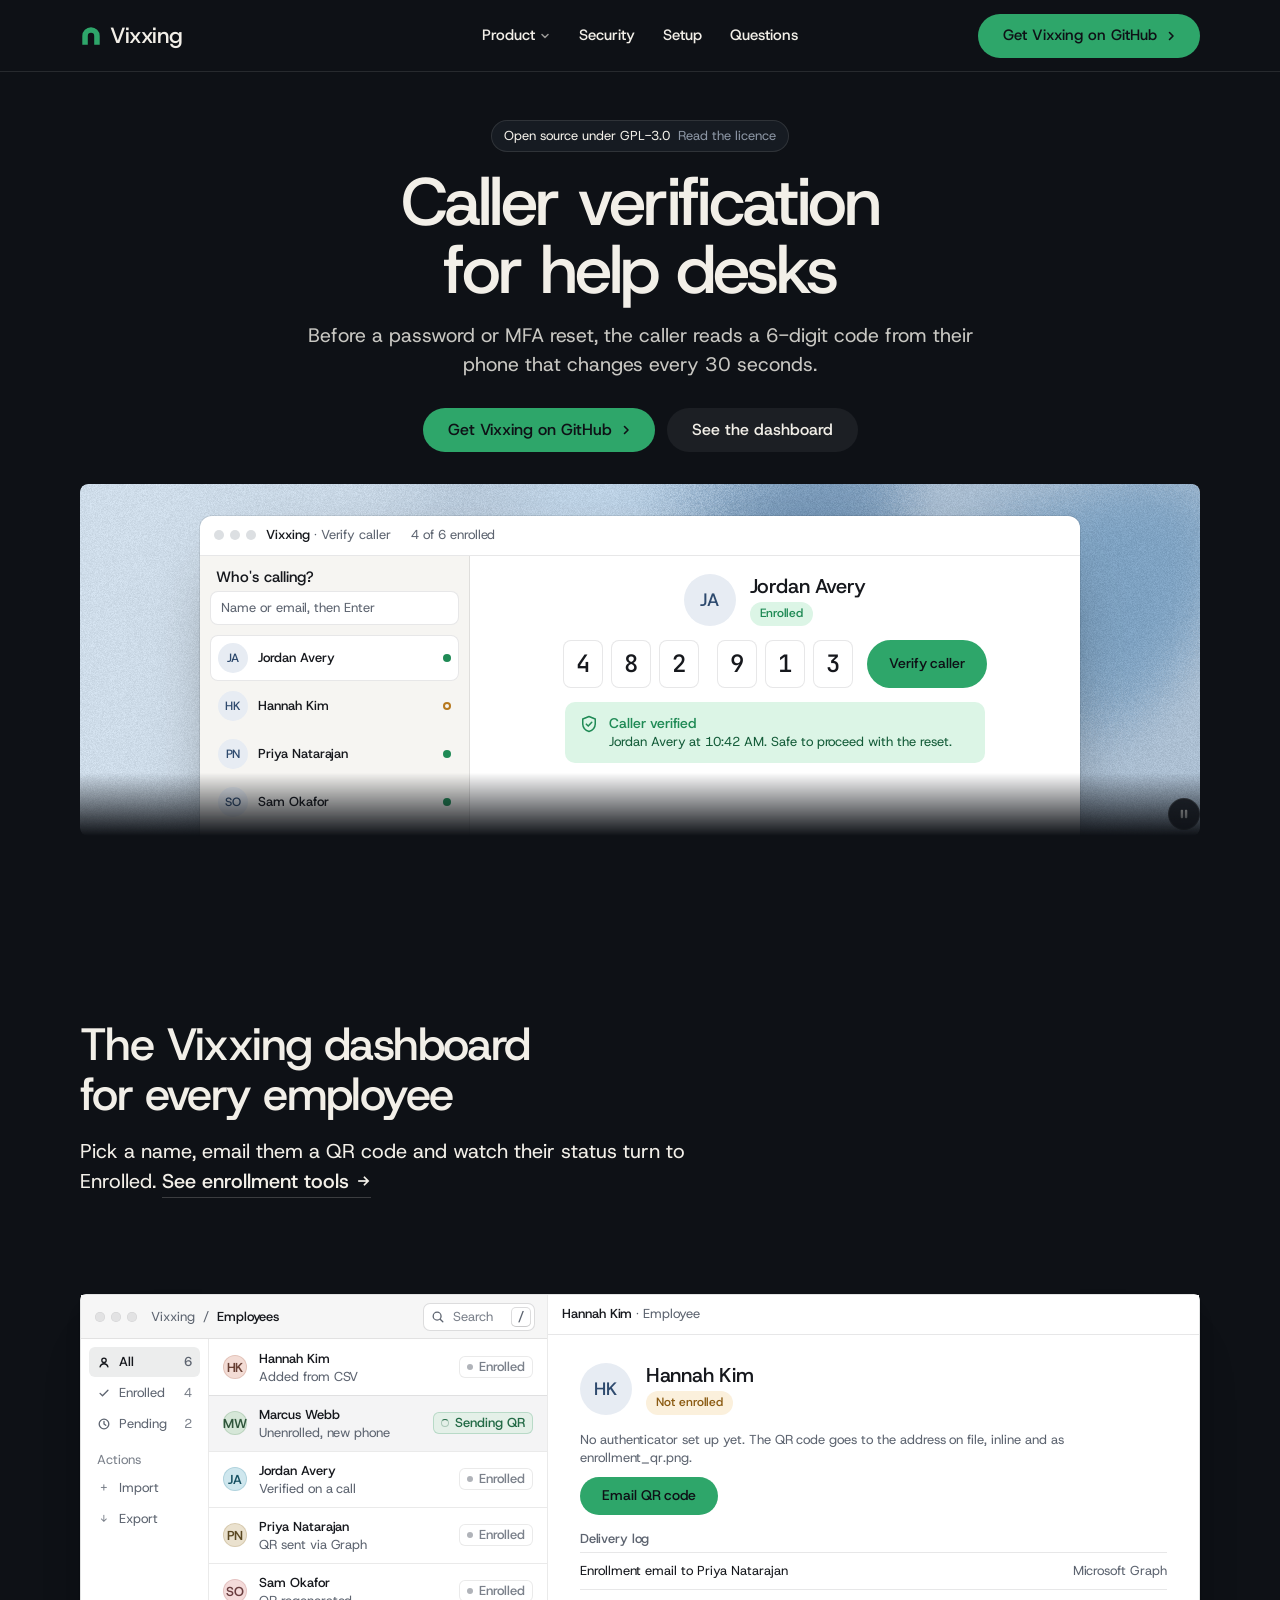
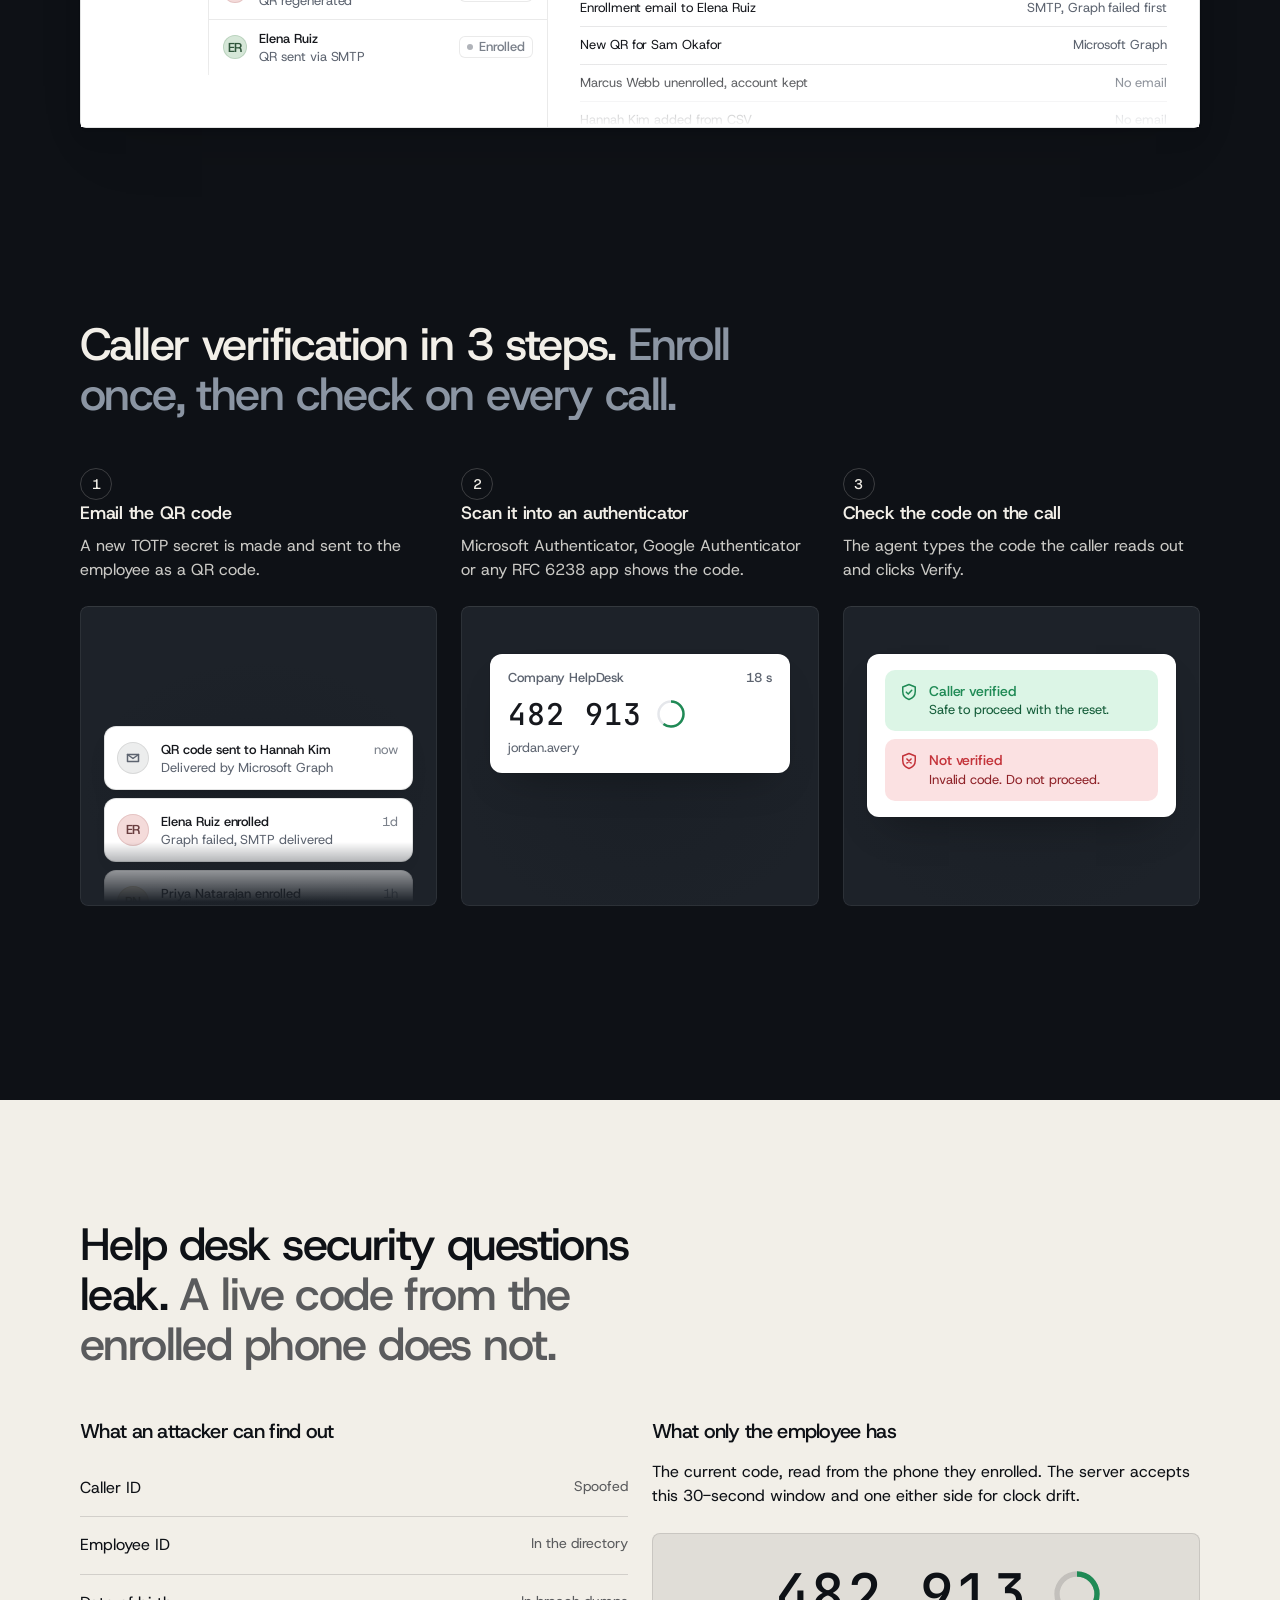
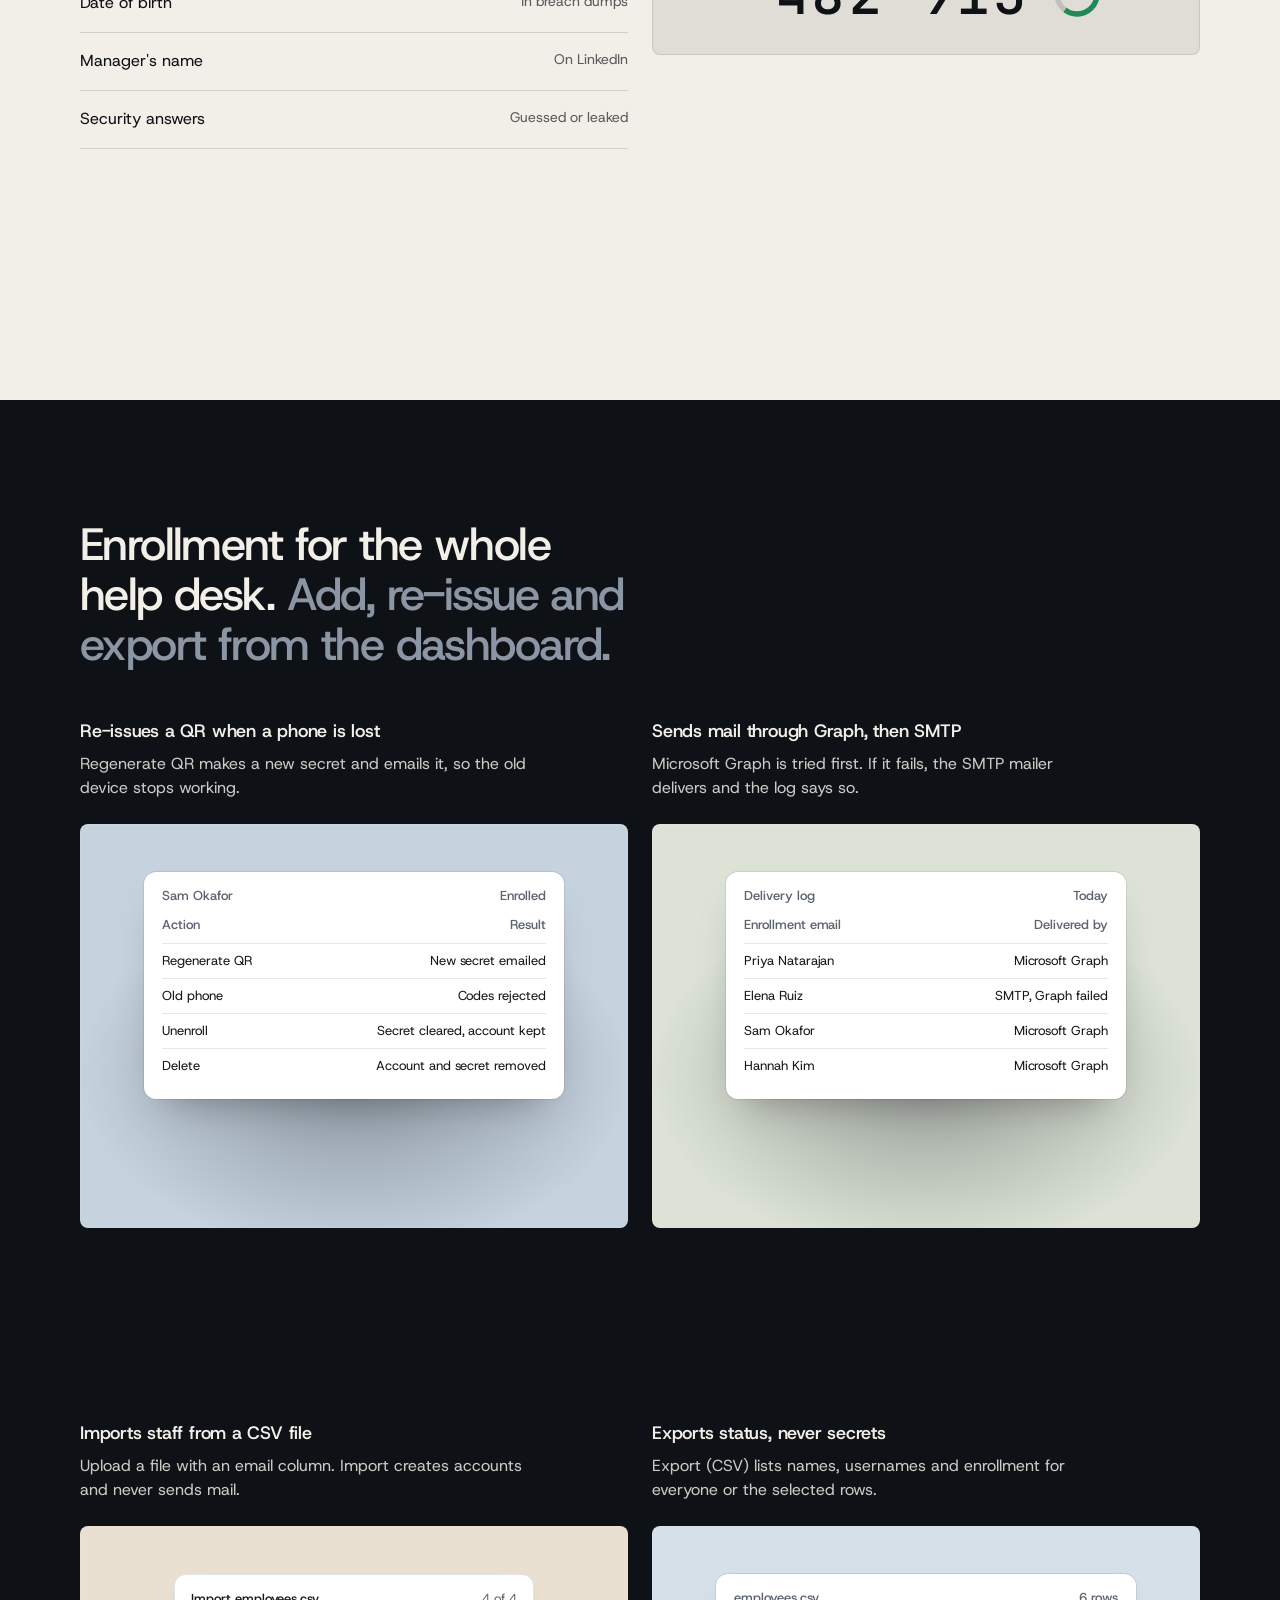
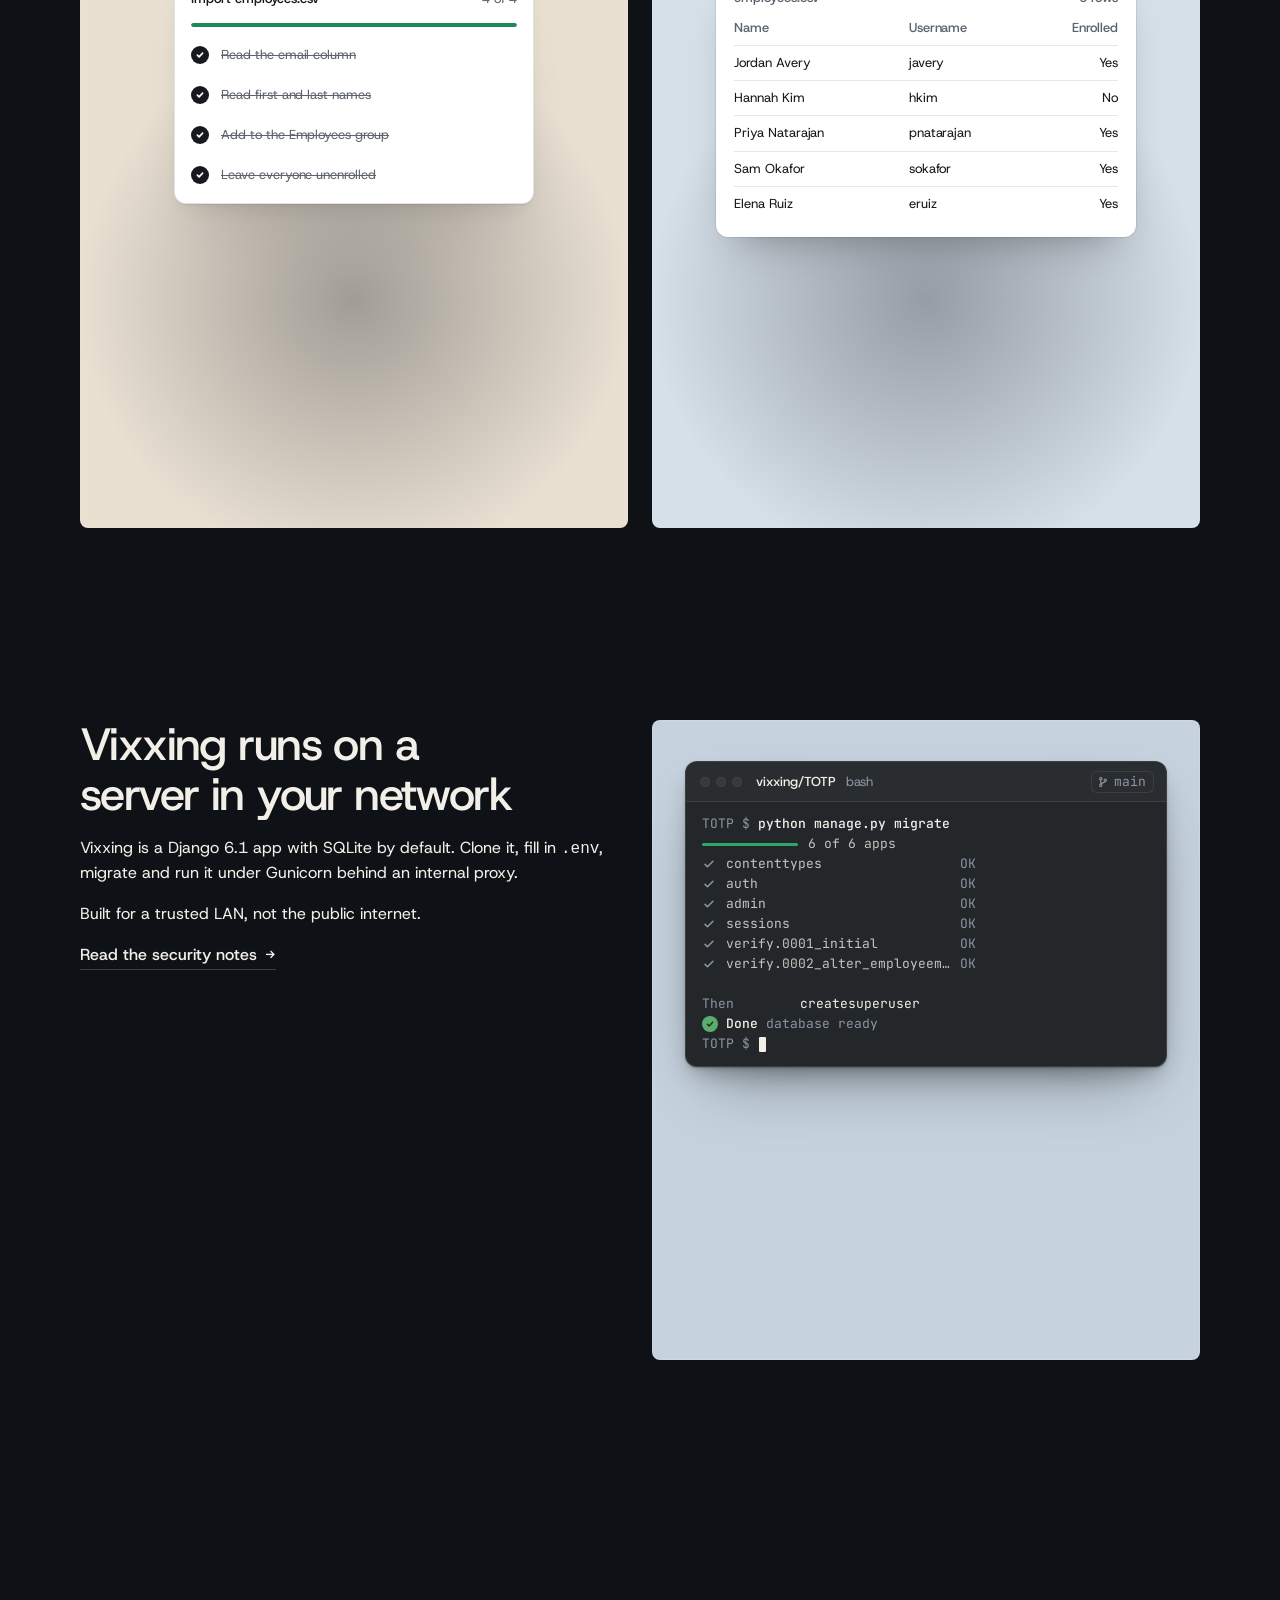
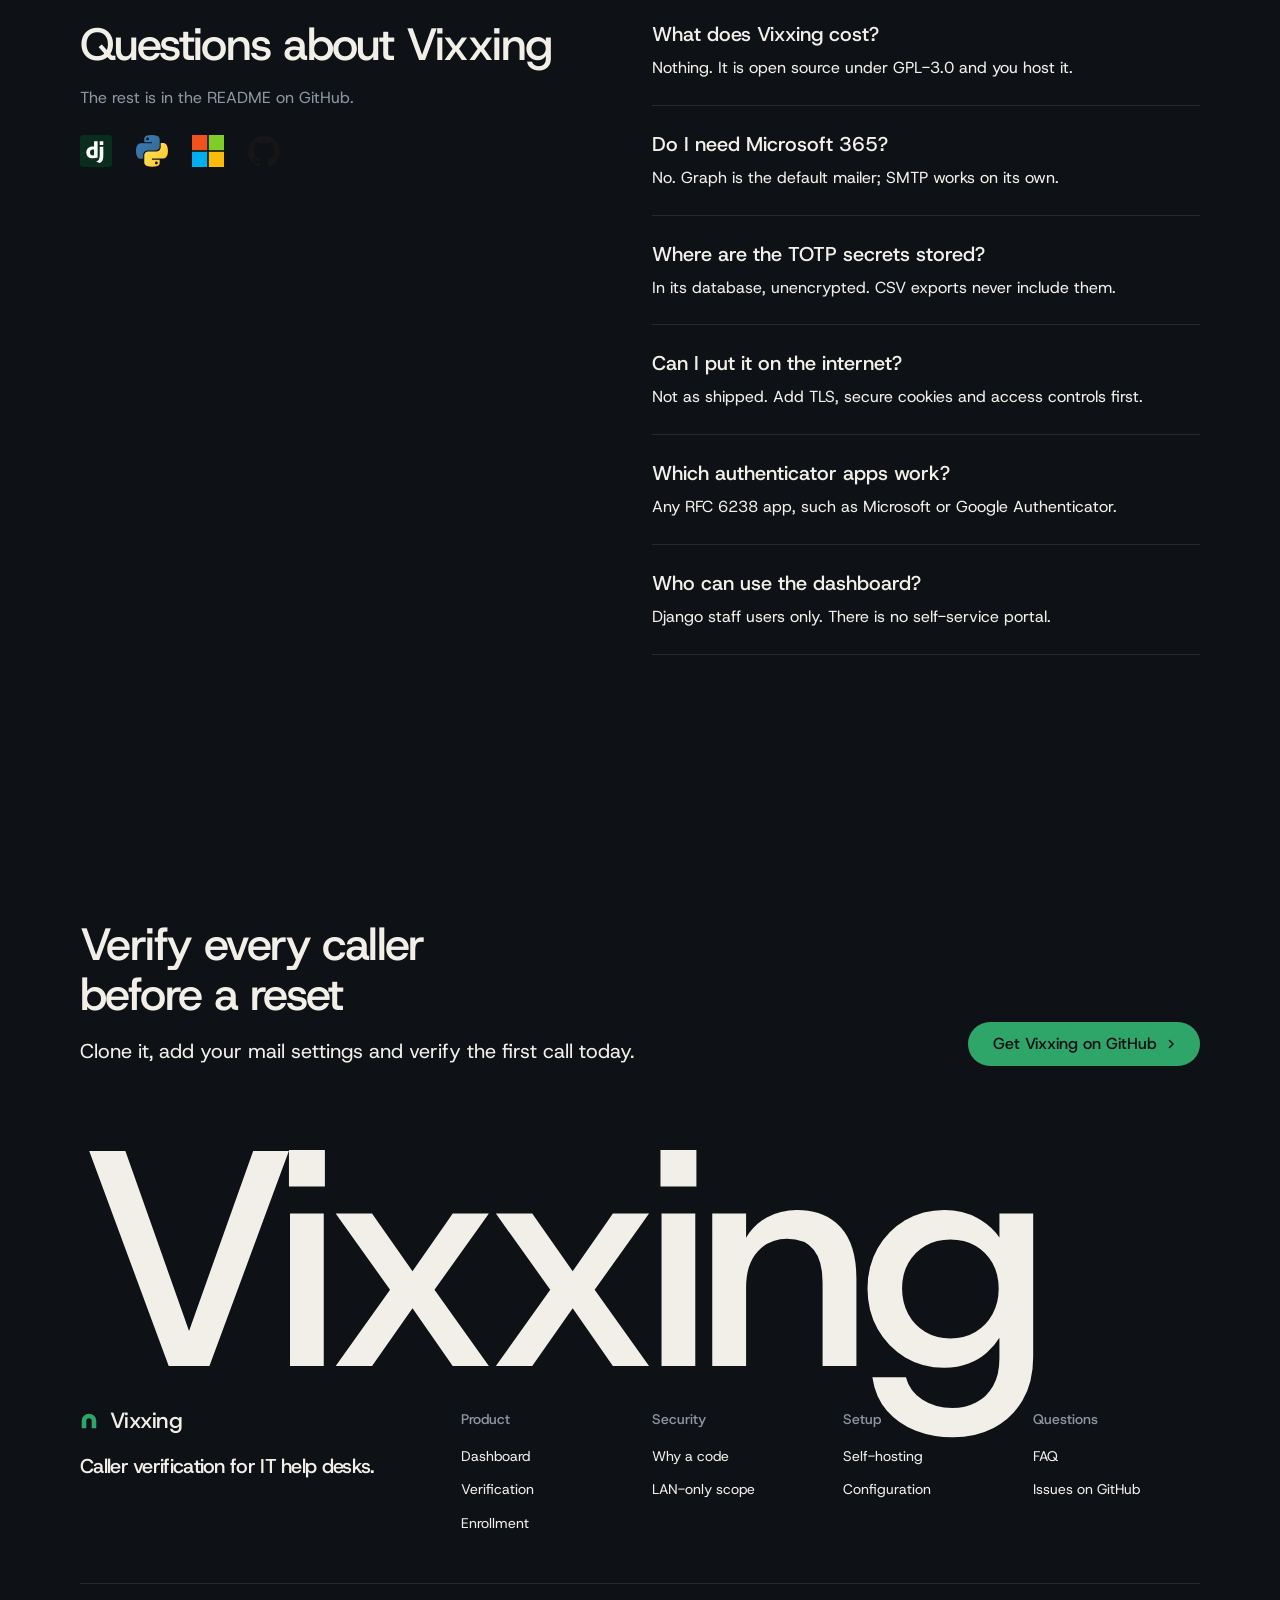
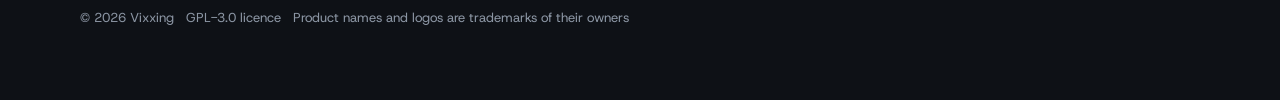
<file: site/index.html>
<!doctype html>
<html lang="en" data-type="software" data-radius="sharp" data-ground="sky" data-buttons="pill" data-motion>
<head>
<meta charset="utf-8">
<meta name="viewport" content="width=device-width, initial-scale=1, viewport-fit=cover">
<title>Vixxing: caller verification for IT help desks</title>
<meta name="description" content="Vixxing checks a help-desk caller with a live 6-digit TOTP code before any password or MFA reset. Free and open source under GPL-3.0.">
<meta name="site-kind" content="software">
<meta name="page-type" content="software">
<link rel="preconnect" href="https://fonts.googleapis.com">
<link rel="preconnect" href="https://fonts.gstatic.com" crossorigin>
<link href="https://fonts.googleapis.com/css2?family=Host+Grotesk:wght@400..700&family=JetBrains+Mono:wght@400..500&display=swap" rel="stylesheet">
<link rel="stylesheet" href="assets/system.css">
<link rel="stylesheet" href="assets/ui/cards.css">
<link rel="stylesheet" href="assets/motion/motion.css">
<link rel="stylesheet" href="assets/backgrounds/backgrounds.css">
<link rel="stylesheet" href="assets/layout/layout.css">
<link rel="stylesheet" href="assets/icons/icon.css">
<style>
:root {
  --p-bg: #0e1116; --p-surface: #161b22; --p-ink: #f2efe8; --p-muted: #8b95a3;
  --p-accent: #2ea66a; --p-accent-ink: #0e1116; --p-action: #2ea66a; --p-action-ink: #0e1116;
  --p-inv-bg: #f2efe8; --p-inv-surface: #e0ddd7; --p-inv-ink: #0e1116; --p-inv-muted: #5a5b5d;
  --p-inv-accent: #0e1116; --p-inv-accent-ink: #f2efe8; --p-inv-action: #0e1116; --p-inv-action-ink: #f2efe8;
  --font-display: "Host Grotesk", system-ui, sans-serif;
  --font-text: "Host Grotesk", system-ui, sans-serif;
  --font-mono: "JetBrains Mono", ui-monospace, "SFMono-Regular", Menlo, Consolas, monospace;
  --display-weight: 500;
  --display-tracking: -0.035em;
  --display-tracking-xl: -0.04em;
}
</style>
<link rel="stylesheet" href="assets/ui/base.css">
<link rel="stylesheet" href="assets/ui/window/fragment.css">
<link rel="stylesheet" href="assets/ui/notify/fragment.css">
<link rel="stylesheet" href="assets/ui/checklist/fragment.css">
<link rel="stylesheet" href="assets/ui/terminal-run/fragment.css">
<script src="assets/backgrounds/backgrounds.js"></script>
<style>
  /* ---- the Vixxing dashboard, drawn as live HTML (hero window and the app-frame's open pane) ---- */
  .vx { --vx-ink: #16181d; --vx-muted: #5d6470; --vx-line: rgb(22 24 29 / .1); --vx-fill: #f6f5f2; --vx-ok: #1f8a55; --vx-ok-bg: #dcf5e6; --vx-no: #c4333a; --vx-no-bg: #fbe1e2;
        background: #fff; color: var(--vx-ink); font: 400 14px/1.4 var(--font-text); border-radius: 12px; overflow: hidden;
        box-shadow: 0 0 0 1px rgb(0 0 0 / .08), 0 30px 70px -30px rgb(0 0 0 / .55); text-align: left; }
  .vx__bar { display: flex; align-items: center; gap: 10px; height: 40px; padding: 0 14px; border-bottom: 1px solid var(--vx-line); font-size: 13px; color: var(--vx-muted); }
  .vx__bar b { color: var(--vx-ink); font-weight: 500; }
  .vx__dots { display: flex; gap: 6px; } .vx__dots i { width: 10px; height: 10px; border-radius: 50%; background: #dcdfe2; }
  .vx__body { display: grid; grid-template-columns: 270px 1fr; }
  .vx__list { border-right: 1px solid var(--vx-line); background: var(--vx-fill); padding: 12px 10px; display: grid; align-content: start; gap: 2px; }
  .vx__list h5 { margin: 0 6px 2px; font: 500 15px/1.3 var(--font-text); }
  .vx__list .sub { margin: 0 6px 10px; font-size: 13px; color: var(--vx-muted); }
  .vx__search { height: 34px; margin: 0 0 8px; border-radius: 8px; background: #fff; border: 1px solid var(--vx-line); display: flex; align-items: center; padding: 0 10px; color: var(--vx-muted); font-size: 13px; }
  .vx__p { display: grid; grid-template-columns: 30px 1fr auto; align-items: center; gap: 10px; padding: 8px; border-radius: 8px; font-size: 13px; }
  .vx__p.is-on { background: #fff; box-shadow: inset 0 0 0 1px var(--vx-line); }
  .vx__p i { width: 30px; height: 30px; border-radius: 50%; display: grid; place-items: center; font: 500 12px/1 var(--font-text); font-style: normal; background: #e7ecf3; color: #2e4a6e; }
  .vx__p b { font-weight: 500; }
  .vx__p em { width: 8px; height: 8px; border-radius: 50%; background: var(--vx-ok); }
  .vx__p em.off { background: transparent; box-shadow: inset 0 0 0 2px #b7791f; }
  .vx__open { display: grid; justify-items: center; align-content: start; gap: 10px; padding: 22px 28px; }
  .vx__open .av { width: 52px; height: 52px; border-radius: 50%; display: grid; place-items: center; background: #e7ecf3; color: #2e4a6e; font: 500 18px/1 var(--font-text); }
  .vx__open h6 { margin: 0; font: 500 20px/1.2 var(--font-display); letter-spacing: -0.01em; }
  .vx__chip { display: inline-flex; align-items: center; gap: 6px; height: 24px; padding: 0 10px; border-radius: 99px; background: var(--vx-ok-bg); color: var(--vx-ok); font-size: 12px; font-weight: 500; }
  .vx__chip.off { background: #fbf0dc; color: #8a5a12; }
  .vx__ask { font-size: 13px; color: var(--vx-muted); margin-top: 6px; }
  .vx__code { display: flex; gap: 8px; }
  .vx__code span { width: 40px; height: 48px; border-radius: 8px; border: 1px solid var(--vx-line); display: grid; place-items: center; font: 500 24px/1 var(--font-mono); background: #fff; }
  .vx__code span:nth-child(3) { margin-right: 10px; }
  .vx__btn { height: 38px; padding: 0 22px; border-radius: 99px; background: #2ea66a; color: #0e1116; display: inline-flex; align-items: center; gap: 8px; font-size: 14px; font-weight: 500; }
  .vx__result { display: flex; gap: 10px; align-items: flex-start; width: min(100%, 420px); padding: 12px 14px; border-radius: 10px; background: var(--vx-ok-bg); color: #145c39; font-size: 13px; }
  .vx__result b { display: block; font-size: 14px; font-weight: 500; color: var(--vx-ok); }
  .vx__result svg { flex: none; width: 20px; height: 20px; stroke: var(--vx-ok); fill: none; stroke-width: 1.8; stroke-linecap: round; stroke-linejoin: round; }
  .vx__acts { display: flex; gap: 8px; flex-wrap: wrap; justify-content: center; }
  .vx__acts span { display: inline-flex; align-items: center; font-size: 13px; font-weight: 500; color: var(--vx-ink); text-decoration: underline; text-underline-offset: 3px; text-decoration-color: var(--vx-line); }
  .vx__acts { gap: 18px; }
  .vx__acts span.warn { color: var(--vx-no); }
  .vx__log { width: 100%; display: grid; gap: 0; margin-top: 6px; font-size: 13px; }
  .vx__log li { list-style: none; display: grid; grid-template-columns: 1fr auto; gap: 12px; padding: 9px 0; border-top: 1px solid var(--vx-line); }
  .vx__log li span:last-child { color: var(--vx-muted); }
  .vx__log ul { margin: 0; padding: 0; }
  .vx__log h6 { margin: 0 0 4px; font: 500 13px/1.3 var(--font-text); color: var(--vx-muted); }
  .hero__window .vx__body { min-height: 400px; }
  .vx__head { display: flex; align-items: center; gap: 14px; text-align: left; }
  .vx__head h6 { margin-bottom: 4px; }
  .vx__row { display: flex; align-items: center; gap: 14px; flex-wrap: wrap; justify-content: center; }
  .hero__window .vx__open { gap: 14px; padding: 18px 28px; }
  .hero__window .vx__btn { height: 48px; }
  @media (max-width: 639px) {
    .vx__body { grid-template-columns: 1fr; } .vx__list { display: none; }
    .vx__open { padding: 14px 16px; } .hero__window .vx__open { gap: 10px; padding: 14px 16px; } .hero__window .vx__head .av { display: none; } .hero__window .vx__btn { height: 40px; } .vx__code span { width: 34px; height: 42px; font-size: 20px; } .vx__bar .sp ~ span { display: none; }
  }

  /* ---- the app frame (sections-library.md, app-frame) ---- */
  .app.ui { display: grid; grid-template-columns: minmax(0, 5fr) minmax(0, 7fr); margin-top: var(--s-7); background: var(--u-bg); border: 1px solid var(--u-border); border-radius: var(--u-r); box-shadow: var(--u-shadow); }
  .app > .app__pane { position: relative; min-width: 0; min-height: 0; overflow: hidden; }
  .app > .app__pane + .app__pane { border-left: 1px solid var(--u-line); }
  .app > .app__pane > .ui-panel { width: 100%; border: 0; border-radius: 0; box-shadow: none; }
  .app > .app__pane::after { content: ""; position: absolute; inset: auto 0 0 0; height: 64px; background: linear-gradient(transparent, var(--u-bg)); pointer-events: none; }
  .app.ui { --fx-bg: #ffffff; --fx-surface: #f6f5f2; --fx-ink: #16181d; --fx-muted: #5d6470; --fx-accent: #1f8a55; }
  .app .vx { box-shadow: none; border-radius: 0; height: 100%; }
  .app .vx__open { justify-items: start; padding: 28px 32px; }
  .app .vx__head { display: flex; align-items: center; gap: 14px; }
  @media (min-width: 1024px) and (max-width: 1279px) { .app.ui { grid-template-columns: minmax(0, 4fr) minmax(0, 8fr); } }
  @media (max-width: 1023px) {
    .app.ui { grid-template-columns: minmax(0, 1fr); grid-template-rows: auto minmax(0, 1fr); }
    .app > .app__pane--list { max-height: 252px; }
    .app > .app__pane--list::after { display: none; }
    .app .ui-win__side { display: none; }
    .app .ui-win__body { grid-template-columns: minmax(0, 1fr); }
    .app > .app__pane + .app__pane { border-left: 0; border-top: 1px solid var(--u-line); }
  }
  @media (max-width: 639px) {
    .app.ui { grid-template-rows: minmax(0, 1fr); }
    .app > .app__pane--list { display: none; }
    .app > .app__pane + .app__pane { border-top: 0; }
    .app .vx__open { padding: 20px 16px; }
  }

  /* ---- card groups ---- */
  #how .panel { --p-h: 300px; }
  .close__word { font-size: clamp(64px, 24vw, 340px); line-height: 1.05; padding-bottom: .06em; }
  @media (max-width: 639px) { .close__word { font-size: clamp(56px, 24vw, 120px); } }
  .hero--centred .hero__lead { color: color-mix(in oklab, var(--ink) 84%, var(--bg)); }
  .works-with { display: flex; gap: var(--s-5); align-items: center; margin-top: var(--s-5); }
  .works-with img { width: 32px; height: 32px; }
  #how .ui, #manage .ui { --u-bg: #ffffff; --u-surface: #f6f5f2; --u-ink: #16181d; --u-muted: #5d6470; --fx-bg: #ffffff; --fx-surface: #f6f5f2; --fx-ink: #16181d; --fx-muted: #5d6470; --fx-accent: #1f8a55; }
  #manage .panel { --p-h: 300px; }
  .mini { background: #fff; color: #16181d; border-radius: 12px; box-shadow: 0 0 0 1px rgb(0 0 0 / .08), 0 20px 40px -20px rgb(0 0 0 / .35); font: 400 13px/1.4 var(--font-text); padding: 16px 18px; }
  .mini h5 { margin: 0 0 12px; font: 500 13px/1.3 var(--font-text); color: #5d6470; display: flex; justify-content: space-between; gap: 12px; }
  .mini .totp { display: flex; align-items: center; gap: 14px; }
  .mini .totp b { font: 500 30px/1 var(--font-mono); letter-spacing: .04em; }
  .mini .ring { width: 30px; height: 30px; flex: none; }
  .mini .ring circle { fill: none; stroke-width: 3; }
  .mini .who { margin-top: 10px; color: #5d6470; }
  .mini .ok { display: flex; gap: 10px; align-items: flex-start; padding: 12px 14px; border-radius: 10px; background: #dcf5e6; color: #145c39; }
  .mini .ok b { display: block; font-size: 14px; font-weight: 500; color: #1f8a55; }
  .mini .no { display: flex; gap: 10px; align-items: flex-start; padding: 12px 14px; border-radius: 10px; background: #fbe1e2; color: #8e2228; margin-top: 8px; }
  .mini .no b { display: block; font-size: 14px; font-weight: 500; color: #c4333a; }
  .mini svg.sh { flex: none; width: 20px; height: 20px; fill: none; stroke-width: 1.8; stroke-linecap: round; stroke-linejoin: round; }
  .mini table { width: 100%; border-collapse: collapse; font-size: 13px; }
  .mini th { text-align: left; font-weight: 500; color: #5d6470; padding: 0 0 8px; }
  .mini td { padding: 8px 0; border-top: 1px solid rgb(22 24 29 / .1); }
  .mini td:last-child, .mini th:last-child { text-align: right; }

  /* ---- why: what a caller can know, what only the employee has ---- */
  .facts { display: grid; gap: 0; margin: 0; padding: 0; }
  .facts li { list-style: none; display: grid; grid-template-columns: 1fr auto; gap: var(--s-4); padding: var(--s-4) 0; border-bottom: 1px solid color-mix(in oklab, var(--ink) 14%, transparent); font-size: 16px; }
  .facts li span:last-child { color: var(--muted); font-size: 14px; }
  .why-col h3 { margin: 0 0 var(--s-4); font: 500 var(--t-card)/1.3 var(--font-text); }
  .why-col p { margin: 0 0 var(--s-5); }
  .why-code { display: flex; align-items: center; gap: var(--s-5); padding: var(--s-6); border-radius: var(--r-lg); background: var(--g-alt, var(--surface)); }
  .why-code b { font: 500 56px/1 var(--font-mono); letter-spacing: .04em; }
  .why-code .ring { width: 48px; height: 48px; flex: none; }
  .why-code .ring circle { fill: none; stroke-width: 4; }

  /* ---- setup ---- */
  #setup .frame { --p-h: 640px; }
  @media (max-width: 639px) { #setup .frame { --p-h: 340px; } #manage .panel { --p-h: 240px; } .why-col p { display: none; } .why-code { padding: var(--s-5); } .why-code b { font-size: 40px; } }
  @media (min-width: 640px) and (max-width: 1279px) { #how { --h: 2 } }
  @media (min-width: 640px) and (max-width: 1023px) { #how .panel { --p-h: 400px; } #manage .panel { --p-h: 360px; } }
  @media (min-width: 1024px) and (max-width: 1279px) { #faq .faq > .faq__item { padding: var(--s-4) 0; } #faq .faq > .faq__item:first-child { padding-top: 0; } #faq .faq > .faq__item:nth-child(n+5) { display: none; } }
  @media (max-width: 639px) { #manage .panel { --p-h: 180px; } .works-with, #faq .stack-4 > p.muted, #faq .faq > .faq__item:nth-child(6) { display: none; } }
</style>
</head>
<body>
<!-- type: software (site-kind software)
     deal: hero centred, nav nav-centre, close close-word, footer footer-columns, rhythm dark-band, buttons pill, mark arc,
           palette: the brand's own (start.mjs brand: #0E1116 / #F2EFE8 / #2EA66A, from the README art), type host, radius sharp, ground sky
     effect: grain-gradient (the hero window's ground); card grounds: gradient-mesh on #manage (still)
     moments: none dealt -->
<header class="nav nav--centre">
  <div class="wrap nav__bar">
    <a class="nav__logo" href="#top"><span class="mark" data-mark="arc" aria-hidden="true"></span>Vixxing</a>
    <nav class="nav__links" aria-label="Main">
      <div class="nav__item">
        <a class="nav__link" href="#dashboard">Product <svg class="chev" viewBox="0 0 12 12" aria-hidden="true"><path d="M3 4.5l3 3 3-3" fill="none" stroke="currentColor" stroke-width="1.5" stroke-linecap="round" stroke-linejoin="round"/></svg></a>
        <div class="nav__menu">
          <div class="wrap grid">
            <div class="menu-col span-3"><p class="t-label">On the call</p><a href="#dashboard">Dashboard<span>Find the caller, check the code</span></a><a href="#how">Verification<span>Three steps, a few seconds</span></a></div>
            <div class="menu-col span-3"><p class="t-label">Behind the desk</p><a href="#manage">Enrollment<span>QR codes, CSV import, export</span></a><a href="#setup">Self-hosting<span>Django on your own server</span></a></div>
          </div>
        </div>
      </div>
      <div class="nav__item"><a class="nav__link" href="#why">Security</a></div>
      <div class="nav__item"><a class="nav__link" href="#setup">Setup</a></div>
      <div class="nav__item"><a class="nav__link" href="#faq">Questions</a></div>
    </nav>
    <div class="nav__actions">
      <a class="btn btn--primary" href="https://github.com/miles-howell/vixxing">Get Vixxing on GitHub</a>
    </div>
    <button class="nav__toggle" type="button" aria-expanded="false" aria-label="Menu"><svg width="18" height="18" viewBox="0 0 18 18" aria-hidden="true"><path d="M2 5h14M2 13h14" stroke="currentColor" stroke-width="1.6" stroke-linecap="round"/></svg></button>
  </div>
</header>

<main id="top">
  <section class="hero hero--centred" aria-labelledby="hero-h">
    <div class="wrap"><div class="hero-text">
      <div class="hero__c">
        <a class="pill" href="https://github.com/miles-howell/vixxing/blob/main/LICENSE"><span>Open source under GPL-3.0</span><span class="muted">Read the licence</span></a>
        <h1 id="hero-h">Caller verification for help desks</h1>
        <p class="hero__lead">Before a password or MFA reset, the caller reads a 6-digit code from their phone that changes every 30 seconds.</p>
        <div class="btn-row"><a class="btn btn--primary" href="https://github.com/miles-howell/vixxing">Get Vixxing on GitHub</a><a class="btn btn--secondary" href="#dashboard">See the dashboard</a></div>
      </div>
      <div class="hero__window" data-fx="grain-gradient" data-fx-seed="7" data-fx-palette='{"bg":"#c6d3df","surface":"#d6e0e9","ink":"#25303a","accent":"#3f6a92"}' role="img" aria-label="The Vixxing dashboard: Jordan Avery is selected, the code 482 913 is entered and the result reads Caller verified, safe to proceed with the reset">
        <div class="ly-piece ui ui-vx vx" aria-hidden="true">
          <div class="vx__bar"><span class="vx__dots"><i></i><i></i><i></i></span><span><b>Vixxing</b> · Verify caller</span><span class="sp"></span><span>4 of 6 enrolled</span></div>
          <div class="vx__body">
            <div class="vx__list">
              <h5>Who's calling?</h5>
              <div class="vx__search">Name or email, then Enter</div>
              <div class="vx__p is-on"><i>JA</i><b>Jordan Avery</b><em></em></div>
              <div class="vx__p"><i>HK</i><b>Hannah Kim</b><em class="off"></em></div>
              <div class="vx__p"><i>PN</i><b>Priya Natarajan</b><em></em></div>
              <div class="vx__p"><i>SO</i><b>Sam Okafor</b><em></em></div>
              <div class="vx__p"><i>ER</i><b>Elena Ruiz</b><em></em></div>
              <div class="vx__p"><i>MW</i><b>Marcus Webb</b><em class="off"></em></div>
            </div>
            <div class="vx__open" data-ly-steps="900">
              <div class="vx__head"><span class="av">JA</span><div><h6>Jordan Avery</h6><span class="vx__chip">Enrolled</span></div></div>
              <div class="vx__row"><div class="vx__code" data-step><span>4</span><span>8</span><span>2</span><span>9</span><span>1</span><span>3</span></div><span class="vx__btn" data-step>Verify caller</span></div>
              <div class="vx__result" data-step><svg viewBox="0 0 24 24"><path d="M12 3 4.5 6v5.5c0 4.6 3.2 8.2 7.5 9.5 4.3-1.3 7.5-4.9 7.5-9.5V6z"/><path d="m8.8 12.2 2.3 2.3 4.2-4.6"/></svg><span><b>Caller verified</b>Jordan Avery at 10:42 AM. Safe to proceed with the reset.</span></div>
            </div>
          </div>
        </div>
      </div>
    </div></div>
  </section>

  <section class="section" id="dashboard" aria-labelledby="dashboard-h">
    <div class="wrap">
      <div class="section-head">
        <h2 id="dashboard-h">The Vixxing dashboard for every employee</h2>
        <p>Pick a name, email them a QR code and watch their status turn to Enrolled. <a class="link" href="#manage">See enrollment tools</a></p>
      </div>
      <div class="ui ui-app app fill" role="img" aria-label="The employee list beside Hannah Kim's record: not enrolled, with Email QR code, and a delivery log showing Microsoft Graph sent the last message" data-ui-pause-host>
        <div class="app__pane app__pane--list" data-ui-loop>
          <div class="ui ui-panel ui-win" data-ui="window" data-open="Not enrolled" data-work="Sending QR" data-done="Enrolled">
            <div class="ui-win__bar">
              <span class="ui-dots" aria-hidden="true"><i></i><i></i><i></i></span>
              <span class="ui-win__crumb">Vixxing <i>/</i> <b>Employees</b></span>
              <span class="ui-spacer"></span>
              <span class="ui-win__search" aria-hidden="true"><svg class="ui-icon" viewBox="0 0 16 16"><circle cx="7" cy="7" r="4.5"/><path d="m10.5 10.5 3 3"/></svg><span class="ui-win__ph">Search</span><span class="ui-kbd">/</span></span>
            </div>
            <div class="ui-win__body">
              <nav class="ui-win__side" aria-hidden="true">
                <span class="ui-win__nav is-on"><svg class="ui-icon" viewBox="0 0 16 16"><circle cx="8" cy="6" r="2.5"/><path d="M3.5 13.5c.6-2.3 2.4-3.5 4.5-3.5s3.9 1.2 4.5 3.5"/></svg>All<em>6</em></span>
                <span class="ui-win__nav"><svg class="ui-icon" viewBox="0 0 16 16"><path d="m3.5 8.4 2.8 2.8 6.2-6.4"/></svg>Enrolled<em>4</em></span>
                <span class="ui-win__nav"><svg class="ui-icon" viewBox="0 0 16 16"><circle cx="8" cy="8" r="5.5"/><path d="M8 5v3l2 1.5"/></svg>Pending<em>2</em></span>
                <span class="ui-win__label">Actions</span>
                <span class="ui-win__nav"><span class="ui-win__hash">+</span>Import</span>
                <span class="ui-win__nav"><span class="ui-win__hash">↓</span>Export</span>
              </nav>
              <div class="ui-win__main">
                <div class="ui-win__cols" aria-hidden="true"><span>Employee</span><span>Last action</span><span>Status</span><span>Age</span></div>
                <ul class="ui-win__rows">
                  <li class="ui-win__row" data-row><span class="ui-avatar" data-tone="1">HK</span><span class="ui-win__who">Hannah Kim</span><span class="ui-win__sub">Added from CSV</span><span class="ui-win__st" data-st>Not enrolled</span><span class="ui-win__age">2m</span></li>
                  <li class="ui-win__row" data-row><span class="ui-avatar" data-tone="3">MW</span><span class="ui-win__who">Marcus Webb</span><span class="ui-win__sub">Unenrolled, new phone</span><span class="ui-win__st" data-st>Not enrolled</span><span class="ui-win__age">9m</span></li>
                  <li class="ui-win__row" data-row><span class="ui-avatar" data-tone="4">JA</span><span class="ui-win__who">Jordan Avery</span><span class="ui-win__sub">Verified on a call</span><span class="ui-win__st is-done" data-st>Enrolled</span><span class="ui-win__age">14m</span></li>
                  <li class="ui-win__row" data-row><span class="ui-avatar" data-tone="2">PN</span><span class="ui-win__who">Priya Natarajan</span><span class="ui-win__sub">QR sent via Graph</span><span class="ui-win__st is-done" data-st>Enrolled</span><span class="ui-win__age">1h</span></li>
                  <li class="ui-win__row" data-row><span class="ui-avatar" data-tone="5">SO</span><span class="ui-win__who">Sam Okafor</span><span class="ui-win__sub">QR regenerated</span><span class="ui-win__st is-done" data-st>Enrolled</span><span class="ui-win__age">3h</span></li>
                  <li class="ui-win__row" data-row><span class="ui-avatar" data-tone="3">ER</span><span class="ui-win__who">Elena Ruiz</span><span class="ui-win__sub">QR sent via SMTP</span><span class="ui-win__st is-done" data-st>Enrolled</span><span class="ui-win__age">1d</span></li>
                </ul>
              </div>
            </div>
          </div>
        </div>
        <div class="app__pane app__pane--open">
          <div class="vx" aria-hidden="true">
            <div class="vx__bar"><span><b>Hannah Kim</b> · Employee</span><span class="sp"></span></div>
            <div class="vx__open">
              <div class="vx__head"><span class="av">HK</span><div><h6>Hannah Kim</h6><span class="vx__chip off">Not enrolled</span></div></div>
              <span class="vx__ask">No authenticator set up yet. The QR code goes to the address on file, inline and as enrollment_qr.png.</span>
              <span class="vx__btn">Email QR code</span>
              <div class="vx__log">
                <h6>Delivery log</h6>
                <ul>
                  <li><span>Enrollment email to Priya Natarajan</span><span>Microsoft Graph</span></li>
                  <li><span>Enrollment email to Elena Ruiz</span><span>SMTP, Graph failed first</span></li>
                  <li><span>New QR for Sam Okafor</span><span>Microsoft Graph</span></li>
                  <li><span>Marcus Webb unenrolled, account kept</span><span>No email</span></li>
                  <li><span>Hannah Kim added from CSV</span><span>No email</span></li>
                </ul>
              </div>
              <div class="vx__acts"><span>Regenerate QR</span><span>Unenroll</span><span class="warn">Delete</span></div>
            </div>
          </div>
        </div>
      </div>
    </div>
  </section>

  <section class="section" style="--hm: 2" id="how" aria-labelledby="how-h">
    <div class="wrap">
      <div class="section-head">
        <h2 id="how-h">Caller verification in 3 steps. <span class="muted">Enroll once, then check on every call.</span></h2>
      </div>
      <div class="grid">
        <article class="card card--row card--open span-4 m-nolift">
          <span class="step-num">1</span>
          <h3>Email the QR code</h3>
          <p>A new TOTP secret is made and sent to the employee as a QR code.</p>
          <div class="panel" data-fx="gradient-mesh" data-fx-seed="11" data-fx-params='{"drift":0}' data-fx-palette='{"bg":"#c6d3df","surface":"#d6e0e9","ink":"#25303a","accent":"#3f6a92"}'>
            <div class="stage stage--fade-b"><div class="at-rise fit" style="--fit-max:380px;--ax:24px;--ay:calc(100% - 180px);--ay-sm:calc(100% - 180px)" data-ui-loop>
              <div class="ui ui-notify" data-ui="notify">
                <ul class="ui-notify__list" data-notify-list>
                  <li class="ui-note"><span class="ui-note__ico"><svg class="ui-icon" viewBox="0 0 16 16"><path d="M2.5 4.5h11v7h-11z"/><path d="m2.5 4.5 5.5 4 5.5-4"/></svg></span><span class="ui-note__text"><span class="ui-note__title">QR code sent to Hannah Kim<time>now</time></span><span class="ui-note__body">Delivered by Microsoft Graph</span></span></li>
                  <li class="ui-note"><span class="ui-avatar ui-note__av" data-tone="5">ER</span><span class="ui-note__text"><span class="ui-note__title">Elena Ruiz enrolled<time>1d</time></span><span class="ui-note__body">Graph failed, SMTP delivered</span></span></li>
                  <li class="ui-note"><span class="ui-avatar ui-note__av" data-tone="2">PN</span><span class="ui-note__text"><span class="ui-note__title">Priya Natarajan enrolled<time>1h</time></span><span class="ui-note__body">Delivered by Microsoft Graph</span></span></li>
                </ul>
              </div>
            </div></div>
          </div>
        </article>
        <article class="card card--row card--open span-4 m-nolift">
          <span class="step-num">2</span>
          <h3>Scan it into an authenticator</h3>
          <p>Microsoft Authenticator, Google Authenticator or any RFC 6238 app shows the code.</p>
          <div class="panel" data-fx="gradient-mesh" data-fx-seed="23" data-fx-params='{"drift":0}' data-fx-palette='{"bg":"#cdd6c6","surface":"#dce3d6","ink":"#262d24","accent":"#6c8e63"}'>
            <div class="stage"><div class="at-rise fit" style="--fit-max:300px;--ax:max(24px, 50% - 150px);--ay:48px;--ay-sm:40px">
              <div class="ui ui-mini mini" aria-hidden="true">
                <h5><span>Company HelpDesk</span><span>18 s</span></h5>
                <div class="totp"><b>482 913</b><svg class="ring" viewBox="0 0 36 36"><circle cx="18" cy="18" r="15" stroke="#e5e7eb"/><circle cx="18" cy="18" r="15" stroke="#1f8a55" stroke-dasharray="56.5 94.2" transform="rotate(-90 18 18)"/></svg></div>
                <p class="who">jordan.avery</p>
              </div>
            </div></div>
          </div>
        </article>
        <article class="card card--row card--open span-4 m-nolift">
          <span class="step-num">3</span>
          <h3>Check the code on the call</h3>
          <p>The agent types the code the caller reads out and clicks Verify.</p>
          <div class="panel" data-fx="gradient-mesh" data-fx-seed="37" data-fx-params='{"drift":0}' data-fx-palette='{"bg":"#d9ccb7","surface":"#e9e0d2","ink":"#2a2622","accent":"#a8794a"}'>
            <div class="stage"><div class="at-rise fit" style="--fit-max:320px;--ax:max(24px, 50% - 160px);--ay:48px;--ay-sm:40px">
              <div class="ui ui-mini mini" aria-hidden="true">
                <div class="ok"><svg class="sh" viewBox="0 0 24 24" stroke="#1f8a55"><path d="M12 3 4.5 6v5.5c0 4.6 3.2 8.2 7.5 9.5 4.3-1.3 7.5-4.9 7.5-9.5V6z"/><path d="m8.8 12.2 2.3 2.3 4.2-4.6"/></svg><span><b>Caller verified</b>Safe to proceed with the reset.</span></div>
                <div class="no"><svg class="sh" viewBox="0 0 24 24" stroke="#c4333a"><path d="M12 3 4.5 6v5.5c0 4.6 3.2 8.2 7.5 9.5 4.3-1.3 7.5-4.9 7.5-9.5V6z"/><path d="m9.5 9.5 5 5M14.5 9.5l-5 5"/></svg><span><b>Not verified</b>Invalid code. Do not proceed.</span></div>
              </div>
            </div></div>
          </div>
        </article>
      </div>
    </div>
  </section>

  <section class="section ground-inverse" id="why" aria-labelledby="why-h">
    <div class="wrap">
      <div class="section-head">
        <h2 id="why-h">Help desk security questions leak. <span class="muted">A live code from the enrolled phone does not.</span></h2>
      </div>
      <div class="grid fill">
        <div class="why-col span-6">
          <h3>What an attacker can find out</h3>
          <ul class="facts">
            <li><span>Caller ID</span><span>Spoofed</span></li>
            <li><span>Employee ID</span><span>In the directory</span></li>
            <li><span>Date of birth</span><span>In breach dumps</span></li>
            <li><span>Manager's name</span><span>On LinkedIn</span></li>
            <li><span>Security answers</span><span>Guessed or leaked</span></li>
          </ul>
        </div>
        <div class="why-col span-6 start-7">
          <h3>What only the employee has</h3>
          <p>The current code, read from the phone they enrolled. The server accepts this 30-second window and one either side for clock drift.</p>
          <div class="why-code frame" role="img" aria-label="An authenticator code, 482 913, with 18 seconds left">
            <b aria-hidden="true">482 913</b>
            <svg class="ring" viewBox="0 0 36 36" aria-hidden="true"><circle cx="18" cy="18" r="15" stroke="rgb(14 17 22 / .14)"/><circle cx="18" cy="18" r="15" stroke="#1f8a55" stroke-dasharray="56.5 94.2" transform="rotate(-90 18 18)"/></svg>
          </div>
        </div>
      </div>
    </div>
  </section>

  <section class="section g2" id="manage" aria-labelledby="manage-h">
    <div class="wrap">
      <div class="group">
        <div class="section-head">
          <h2 id="manage-h">Enrollment for the whole help desk. <span class="muted">Add, re-issue and export from the dashboard.</span></h2>
        </div>
        <div class="grid">
          <article class="card card--row card--open span-6 m-nolift">
            <h3>Re-issues a QR when a phone is lost</h3>
            <p>Regenerate QR makes a new secret and emails it, so the old device stops working.</p>
            <div class="panel" style="background:#c6d3df" role="img" aria-label="A record for Sam Okafor: Regenerate QR emails a new secret, the old phone is rejected, Unenroll clears the secret, Delete removes the account">
              <div class="stage stage--fade-b"><div class="at-rise fit" style="--fit-max:420px;--ax:max(24px, 50% - 210px);--ay:48px;--ay-sm:40px">
                <div class="ui ui-mini mini" aria-hidden="true">
                  <h5><span>Sam Okafor</span><span>Enrolled</span></h5>
                  <table><tr><th>Action</th><th>Result</th></tr>
                    <tr><td>Regenerate QR</td><td>New secret emailed</td></tr>
                    <tr><td>Old phone</td><td>Codes rejected</td></tr>
                    <tr><td>Unenroll</td><td>Secret cleared, account kept</td></tr>
                    <tr><td>Delete</td><td>Account and secret removed</td></tr>
                  </table>
                </div>
              </div></div>
            </div>
          </article>
          <article class="card card--row card--open span-6 m-nolift">
            <h3>Sends mail through Graph, then SMTP</h3>
            <p>Microsoft Graph is tried first. If it fails, the SMTP mailer delivers and the log says so.</p>
            <div class="panel" style="background:#dce3d6" role="img" aria-label="A delivery log: three enrollment emails delivered by Microsoft Graph and one by SMTP after Graph failed">
              <div class="stage stage--fade-b"><div class="at-rise fit" style="--fit-max:400px;--ax:max(24px, 50% - 200px);--ay:48px;--ay-sm:40px">
                <div class="ui ui-mini mini" aria-hidden="true">
                  <h5><span>Delivery log</span><span>Today</span></h5>
                  <table><tr><th>Enrollment email</th><th>Delivered by</th></tr>
                    <tr><td>Priya Natarajan</td><td>Microsoft Graph</td></tr>
                    <tr><td>Elena Ruiz</td><td>SMTP, Graph failed</td></tr>
                    <tr><td>Sam Okafor</td><td>Microsoft Graph</td></tr>
                    <tr><td>Hannah Kim</td><td>Microsoft Graph</td></tr>
                  </table>
                </div>
              </div></div>
            </div>
          </article>
        </div>
      </div>
      <div class="grid">
        <article class="card card--row card--open span-6 m-nolift">
          <h3>Imports staff from a CSV file</h3>
          <p>Upload a file with an email column. Import creates accounts and never sends mail.</p>
          <div class="panel" style="background:#e9e0d2" role="img" aria-label="An import of employees.csv: emails and names read, accounts added to the Employees group, nobody enrolled">
            <div class="stage stage--fade-b"><div class="at-rise fit" style="--fit-max:360px;--ax:max(24px, 50% - 180px);--ay:48px;--ay-sm:40px">
              <div class="ui ui-panel ui-checks" data-ui="checklist">
                <div class="ui-checks__head"><div class="ui-title">Import employees.csv</div><span class="ui-spacer"></span><div class="ui-meta" data-checks-count>4 of 4</div></div>
                <div class="ui-checks__bar"><i data-checks-bar style="--k:1"></i></div>
                <ul class="ui-checks__list">
                  <li class="ui-check is-done"><span class="ui-check__box"><svg viewBox="0 0 16 16"><path d="m4.5 8.2 2.3 2.3 4.7-5"/></svg></span><span class="ui-check__label">Read the email column</span></li>
                  <li class="ui-check is-done"><span class="ui-check__box"><svg viewBox="0 0 16 16"><path d="m4.5 8.2 2.3 2.3 4.7-5"/></svg></span><span class="ui-check__label">Read first and last names</span></li>
                  <li class="ui-check is-done"><span class="ui-check__box"><svg viewBox="0 0 16 16"><path d="m4.5 8.2 2.3 2.3 4.7-5"/></svg></span><span class="ui-check__label">Add to the Employees group</span></li>
                  <li class="ui-check is-done"><span class="ui-check__box"><svg viewBox="0 0 16 16"><path d="m4.5 8.2 2.3 2.3 4.7-5"/></svg></span><span class="ui-check__label">Leave everyone unenrolled</span></li>
                </ul>
              </div>
            </div></div>
          </div>
        </article>
        <article class="card card--row card--open span-6 m-nolift">
          <h3>Exports status, never secrets</h3>
          <p>Export (CSV) lists names, usernames and enrollment for everyone or the selected rows.</p>
          <div class="panel" style="background:#d6e0e9" role="img" aria-label="An export of employees.csv listing name, username and whether each person is enrolled">
            <div class="stage stage--fade-b"><div class="at-rise fit" style="--fit-max:420px;--ax:max(24px, 50% - 210px);--ay:48px;--ay-sm:40px">
              <div class="ui ui-mini mini" aria-hidden="true">
                <h5><span>employees.csv</span><span>6 rows</span></h5>
                <table><tr><th>Name</th><th>Username</th><th>Enrolled</th></tr>
                  <tr><td>Jordan Avery</td><td>javery</td><td>Yes</td></tr>
                  <tr><td>Hannah Kim</td><td>hkim</td><td>No</td></tr>
                  <tr><td>Priya Natarajan</td><td>pnatarajan</td><td>Yes</td></tr>
                  <tr><td>Sam Okafor</td><td>sokafor</td><td>Yes</td></tr>
                  <tr><td>Elena Ruiz</td><td>eruiz</td><td>Yes</td></tr>
                </table>
              </div>
            </div></div>
          </div>
        </article>
      </div>
    </div>
  </section>

  <section class="section" id="setup" aria-labelledby="setup-h">
    <div class="wrap">
      <div class="grid">
        <div class="span-6 stack-4">
          <h2 id="setup-h">Vixxing runs on a server in your network</h2>
          <p>Vixxing is a Django 6.1 app with SQLite by default. Clone it, fill in <code>.env</code>, migrate and run it under Gunicorn behind an internal proxy.</p>
          <p>Built for a trusted LAN, not the public internet.</p>
          <p><a class="link" href="https://github.com/miles-howell/vixxing#scope-and-security-posture-lan-only">Read the security notes</a></p>
        </div>
        <div class="frame span-6 start-7" style="height:var(--p-h);background:#c6d3df" data-visual role="img" aria-label="A terminal running python manage.py migrate in the TOTP folder: every app migrates OK and the database is ready">
          <div class="stage"><div class="at-rise fit" style="--fit-max:560px;--ax:max(32px, 50% - 280px);--ay:40px;--ay-sm:32px">
            <div class="ui ui-panel ui-term" data-ui="terminal-run">
              <div class="ui-term__head">
                <span class="ui-dots" aria-hidden="true"><i></i><i></i><i></i></span>
                <span class="ui-term__title">vixxing/TOTP</span>
                <span class="ui-meta">bash</span>
                <span class="ui-spacer"></span>
                <span class="ui-chip ui-chip--plain ui-term__branch"><svg viewBox="0 0 16 16" aria-hidden="true" fill="none" stroke="currentColor" stroke-width="1.5" stroke-linecap="round" stroke-linejoin="round"><circle cx="5" cy="3.5" r="1.5"/><circle cx="5" cy="12.5" r="1.5"/><circle cx="11" cy="5.5" r="1.5"/><path d="M5 5v6M11 7c0 2.6-6 1.8-6 4"/></svg>main</span>
              </div>
              <div class="ui-term__screen" data-term-screen>
                <div class="ui-term__track" data-term-track>
                  <div class="ui-term__ln ui-term__cmd"><span class="ui-term__cwd">TOTP</span><span class="ui-term__sig">$</span><span class="ui-term__typed" data-term-cmd>python manage.py migrate</span></div>
                  <div class="ui-term__ln ui-term__meter" data-term-out data-term-meter><span class="ui-term__bar" style="--p:1"><i></i></span><span class="ui-term__count" data-term-count>6 of 6 apps</span></div>
                  <div class="ui-term__ln ui-term__log" data-term-out data-term-step><svg class="ui-term__tick" viewBox="0 0 16 16" aria-hidden="true"><path d="m3.5 8.4 2.8 2.8 6.2-6.4"/></svg><span class="ui-term__path">contenttypes</span><span class="ui-term__n">OK</span></div>
                  <div class="ui-term__ln ui-term__log" data-term-out data-term-step><svg class="ui-term__tick" viewBox="0 0 16 16" aria-hidden="true"><path d="m3.5 8.4 2.8 2.8 6.2-6.4"/></svg><span class="ui-term__path">auth</span><span class="ui-term__n">OK</span></div>
                  <div class="ui-term__ln ui-term__log" data-term-out data-term-step><svg class="ui-term__tick" viewBox="0 0 16 16" aria-hidden="true"><path d="m3.5 8.4 2.8 2.8 6.2-6.4"/></svg><span class="ui-term__path">admin</span><span class="ui-term__n">OK</span></div>
                  <div class="ui-term__ln ui-term__log" data-term-out data-term-step><svg class="ui-term__tick" viewBox="0 0 16 16" aria-hidden="true"><path d="m3.5 8.4 2.8 2.8 6.2-6.4"/></svg><span class="ui-term__path">sessions</span><span class="ui-term__n">OK</span></div>
                  <div class="ui-term__ln ui-term__log" data-term-out data-term-step><svg class="ui-term__tick" viewBox="0 0 16 16" aria-hidden="true"><path d="m3.5 8.4 2.8 2.8 6.2-6.4"/></svg><span class="ui-term__path">verify.0001_initial</span><span class="ui-term__n">OK</span></div>
                  <div class="ui-term__ln ui-term__log" data-term-out data-term-step><svg class="ui-term__tick" viewBox="0 0 16 16" aria-hidden="true"><path d="m3.5 8.4 2.8 2.8 6.2-6.4"/></svg><span class="ui-term__path">verify.0002_alter_employeemfa</span><span class="ui-term__n">OK</span></div>
                  <div class="ui-term__ln ui-term__gap" data-term-out aria-hidden="true"></div>
                  <div class="ui-term__ln ui-term__sum" data-term-out><span class="ui-term__key">Then</span><span class="ui-term__val">createsuperuser</span></div>
                  <div class="ui-term__ln ui-term__done" data-term-out data-term-done><span class="ui-term__ok"><svg viewBox="0 0 16 16" aria-hidden="true"><path d="m4.5 8.3 2.4 2.4 4.6-5"/></svg></span><b>Done</b><span class="ui-term__dim">database ready</span></div>
                  <div class="ui-term__ln ui-term__cmd" data-term-next><span class="ui-term__cwd">TOTP</span><span class="ui-term__sig">$</span><span class="ui-term__typed"></span><i class="ui-term__caret" aria-hidden="true"></i></div>
                </div>
              </div>
            </div>
          </div></div>
        </div>
      </div>
    </div>
  </section>

  <section class="section" id="faq" aria-labelledby="faq-h">
    <div class="wrap">
      <div class="grid">
        <div class="span-6 stack-4">
          <h2 id="faq-h">Questions about Vixxing</h2>
          <p class="muted">The rest is in the README on GitHub.</p>
          <div class="works-with" aria-label="Works with">
            <img data-icon="django" src="assets/icons/django.svg" alt="Django" width="32" height="32" loading="lazy">
            <img data-icon="python" src="assets/icons/python.svg" alt="Python" width="32" height="32" loading="lazy">
            <img data-icon="logos:microsoft-icon" src="assets/icons/microsoft-icon.svg" alt="Microsoft Graph" width="32" height="32" loading="lazy">
            <img data-icon="github" src="assets/icons/github.svg" alt="GitHub" width="32" height="32" loading="lazy" class="ic-ink">
          </div>
        </div>
        <div class="faq span-6 start-7">
          <div class="faq__item"><h3>What does Vixxing cost?</h3><p>Nothing. It is open source under GPL-3.0 and you host it.</p></div>
          <div class="faq__item"><h3>Do I need Microsoft 365?</h3><p>No. Graph is the default mailer; SMTP works on its own.</p></div>
          <div class="faq__item"><h3>Where are the TOTP secrets stored?</h3><p>In its database, unencrypted. CSV exports never include them.</p></div>
          <div class="faq__item"><h3>Can I put it on the internet?</h3><p>Not as shipped. Add TLS, secure cookies and access controls first.</p></div>
          <div class="faq__item"><h3>Which authenticator apps work?</h3><p>Any RFC 6238 app, such as Microsoft or Google Authenticator.</p></div>
          <div class="faq__item"><h3>Who can use the dashboard?</h3><p>Django staff users only. There is no self-service portal.</p></div>
        </div>
      </div>
    </div>
  </section>
</main>

<footer class="footer closing" id="contact" aria-labelledby="close-h">
  <div class="wrap">
    <div class="closing__cta close--word">
      <div class="section-head--split">
        <div><h2 id="close-h">Verify every caller before a reset</h2><p class="t-lead">Clone it, add your mail settings and verify the first call today.</p></div>
        <a class="btn btn--primary" href="https://github.com/miles-howell/vixxing">Get Vixxing on GitHub<svg class="m-arrow" viewBox="0 0 12 12" aria-hidden="true"><path class="m-arrow__stem" d="M1 6h8"/><path class="m-arrow__head" d="M4.5 2.5 8 6l-3.5 3.5"/></svg></a>
      </div>
      <p class="close__word" aria-hidden="true">Vixxing</p>
    </div>
    <div class="closing__links">
      <div class="grid">
        <div class="span-4 stack-4">
          <a class="nav__logo" href="#top"><span class="mark" data-mark="arc" aria-hidden="true"></span>Vixxing</a>
          <p class="footer__lede">Caller verification for IT help desks.</p>
        </div>
        <div class="span-2 footer__col"><h4>Product</h4><ul><li><a href="#dashboard">Dashboard</a></li><li><a href="#how">Verification</a></li><li><a href="#manage">Enrollment</a></li></ul></div>
        <div class="span-2 footer__col"><h4>Security</h4><ul><li><a href="#why">Why a code</a></li><li><a href="https://github.com/miles-howell/vixxing#scope-and-security-posture-lan-only">LAN-only scope</a></li></ul></div>
        <div class="span-2 footer__col"><h4>Setup</h4><ul><li><a href="#setup">Self-hosting</a></li><li><a href="https://github.com/miles-howell/vixxing#configuration">Configuration</a></li></ul></div>
        <div class="span-2 footer__col"><h4>Questions</h4><ul><li><a href="#faq">FAQ</a></li><li><a href="https://github.com/miles-howell/vixxing/issues">Issues on GitHub</a></li></ul></div>
      </div>
      <div class="footer__legal">
        <span>&copy; 2026 Vixxing &nbsp; <a href="https://github.com/miles-howell/vixxing/blob/main/LICENSE">GPL-3.0 licence</a> &nbsp; Product names and logos are trademarks of their owners</span>
        <div class="socials"></div>
      </div>
    </div>
  </div>
</footer>

<script type="module" src="assets/system.js"></script>
<script type="module" src="assets/motion/motion.js"></script>
<script type="module" src="assets/layout/layout.js"></script>
</body>
</html>
</file>
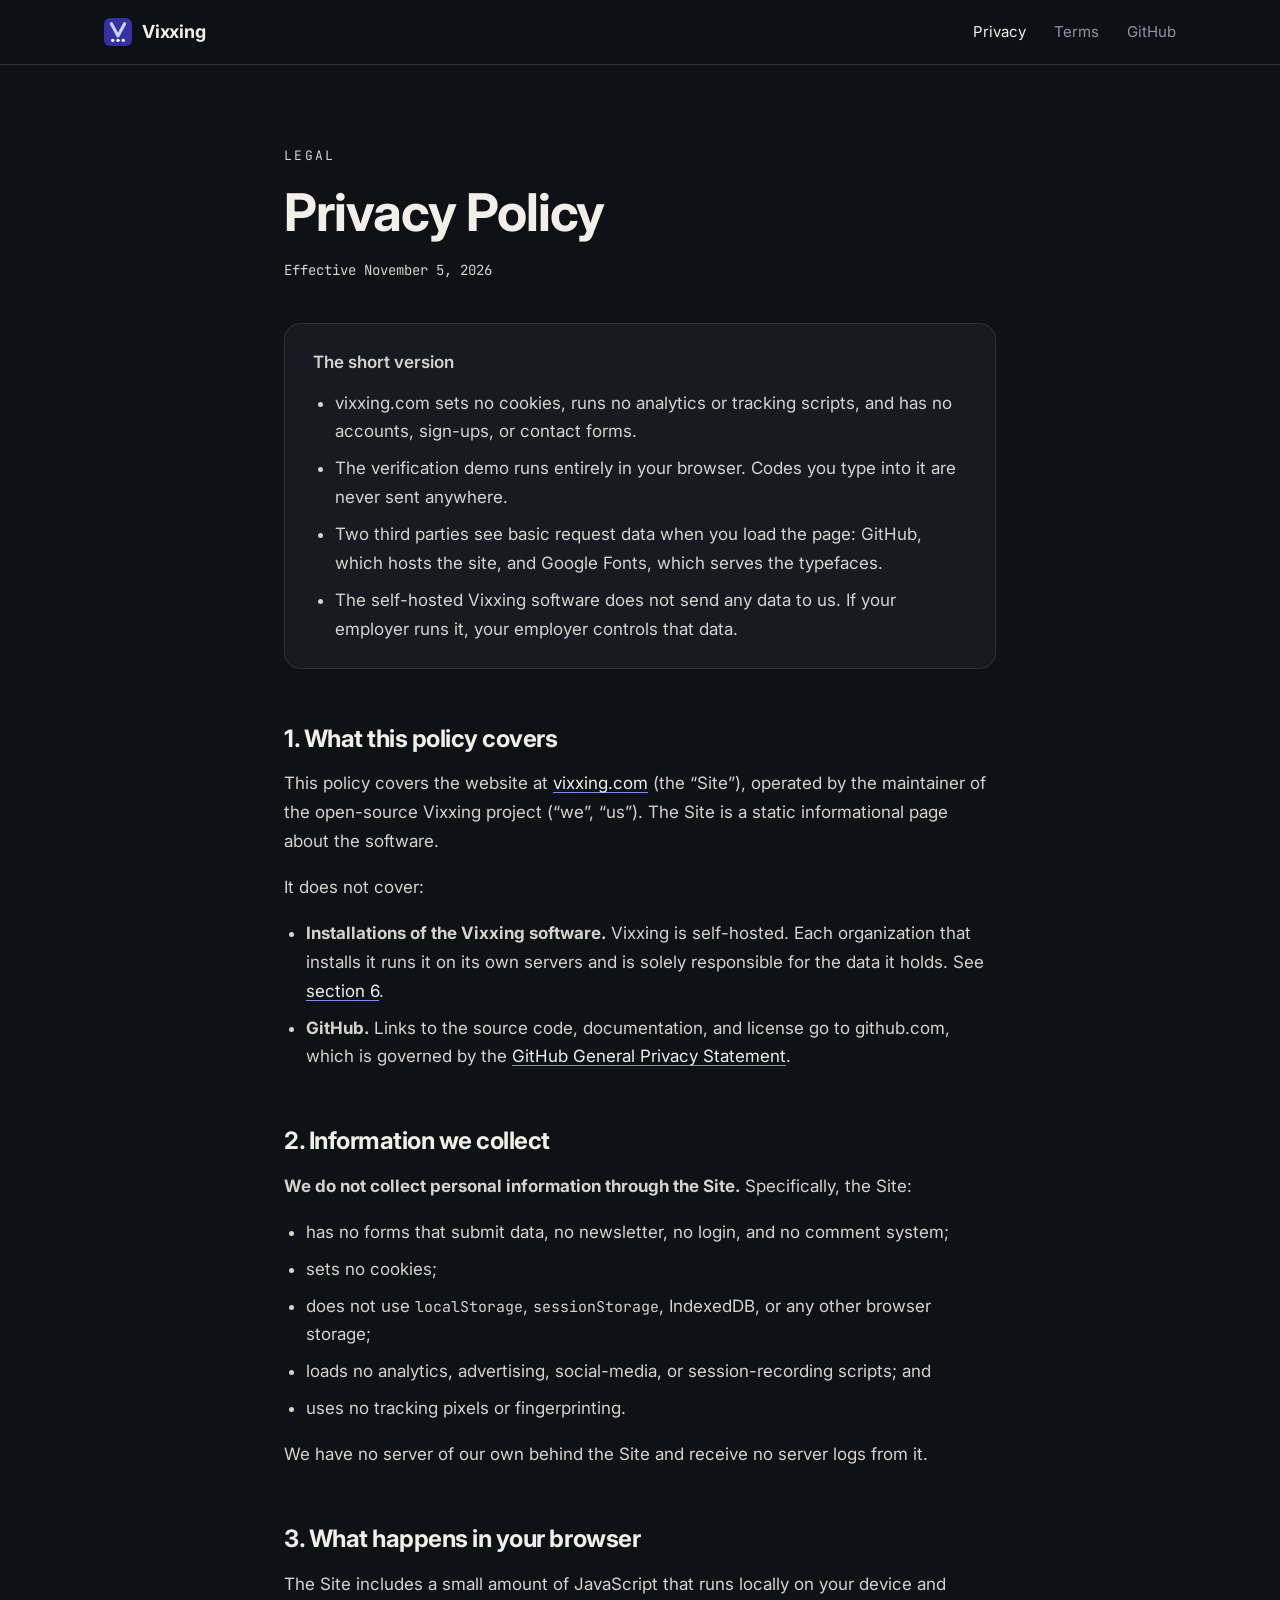
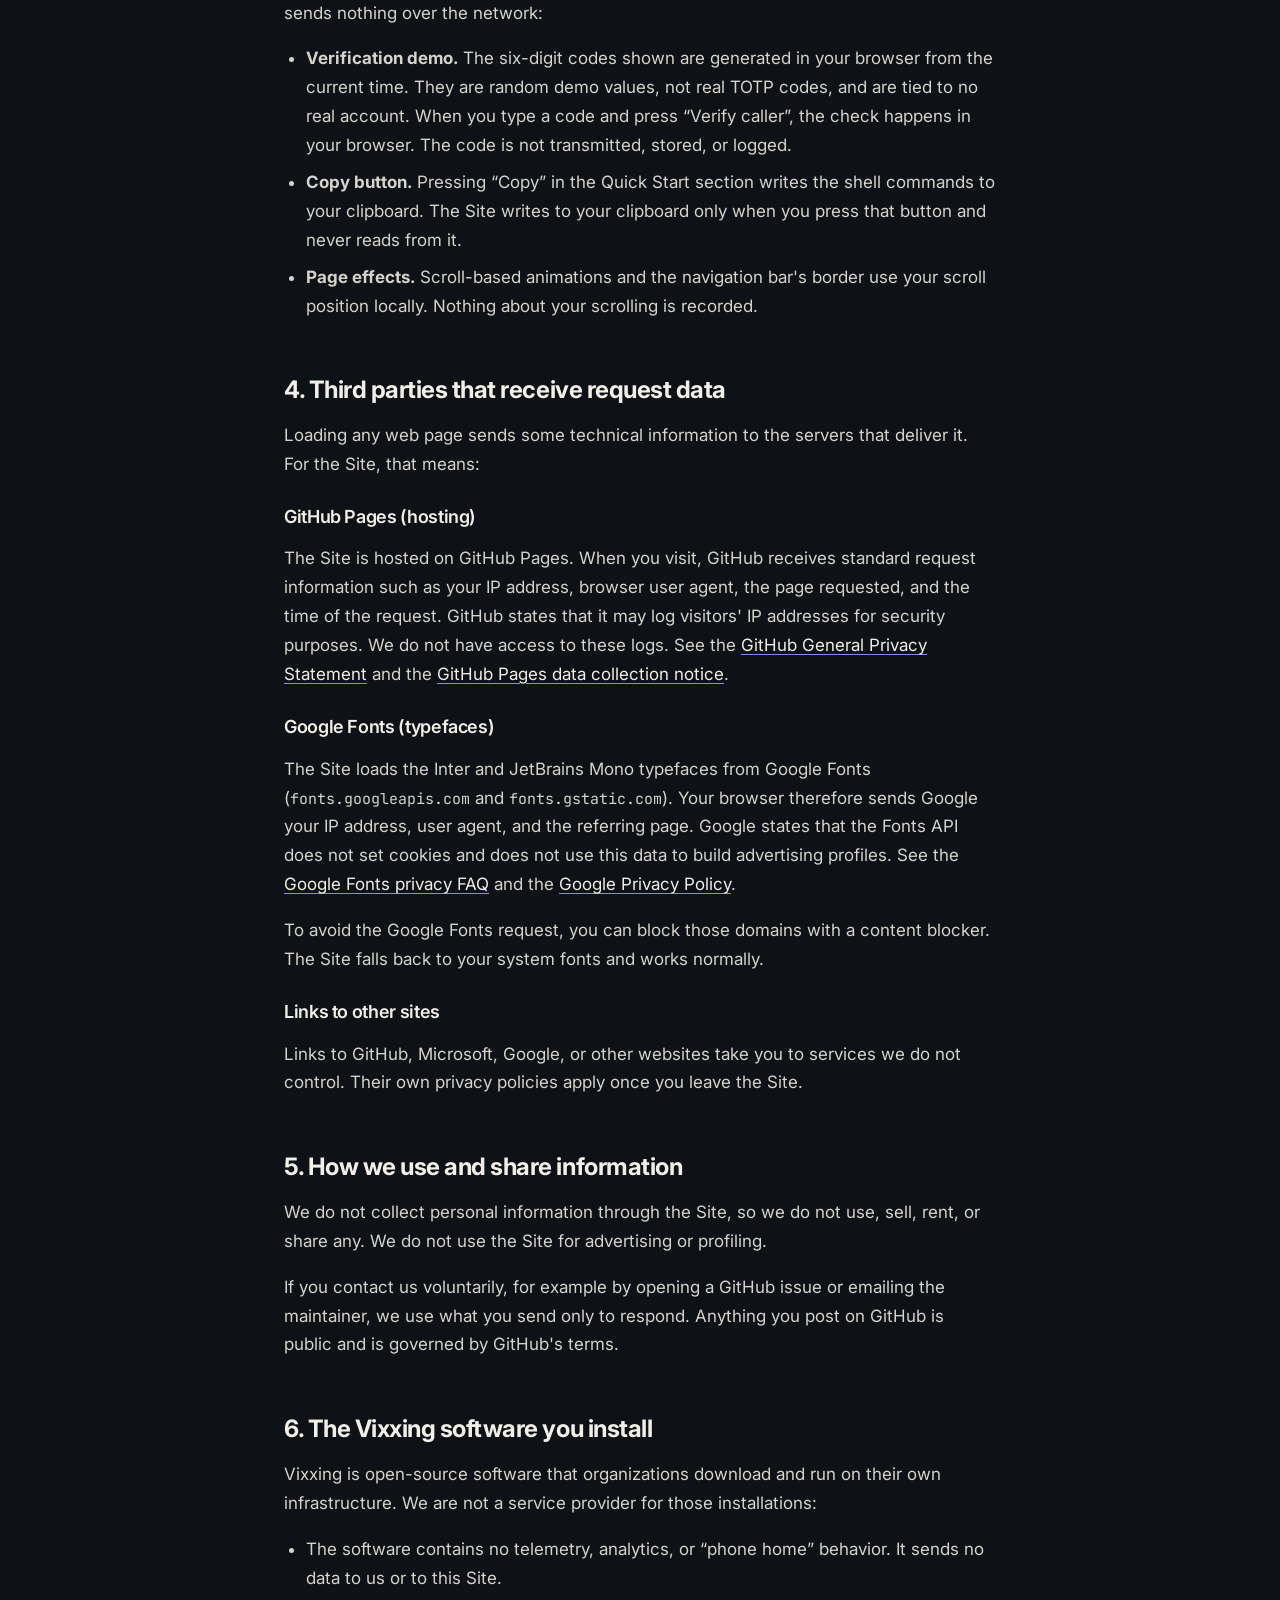
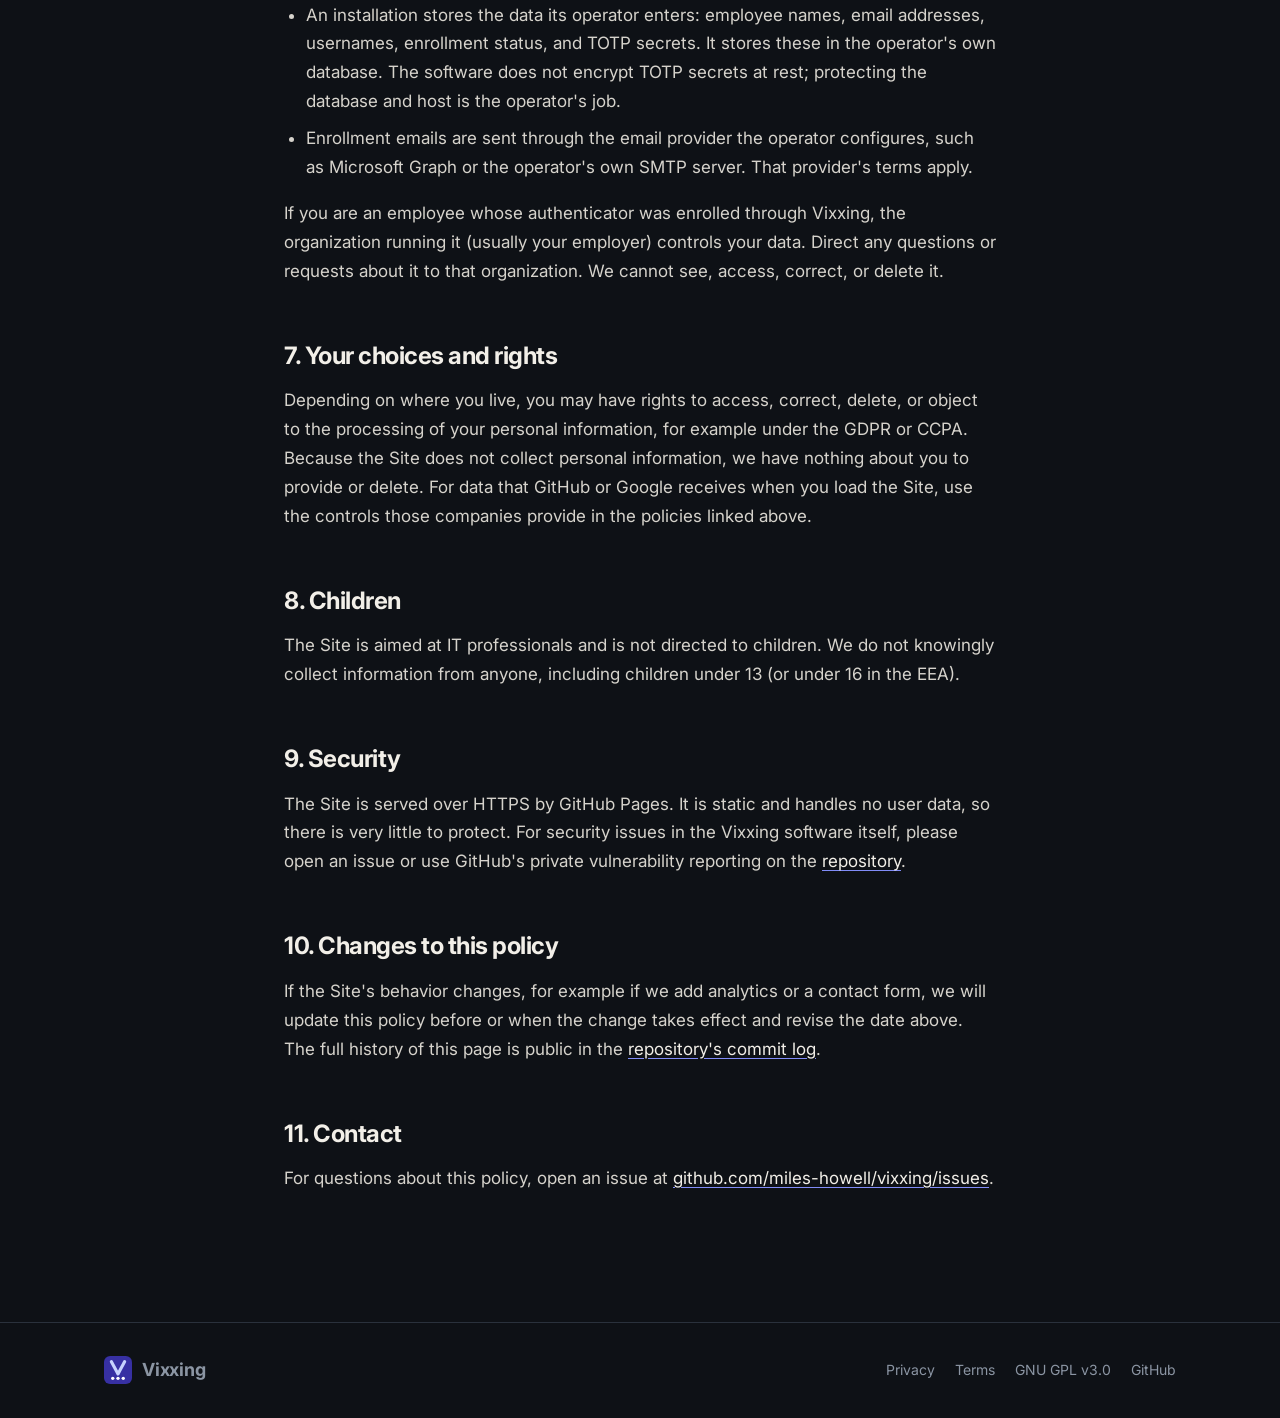
<file: docs/privacy.html>
<!doctype html>
<html lang="en">
<head>
  <meta charset="utf-8">
  <meta name="viewport" content="width=device-width, initial-scale=1">
  <title>Privacy Policy · Vixxing</title>
  <meta name="description" content="How vixxing.com handles visitor data: no cookies, no analytics, no accounts. The demo runs entirely in your browser.">
  <meta name="theme-color" content="#0E1116">
  <link rel="icon" href="assets/favicon.svg" type="image/svg+xml">
  <link rel="apple-touch-icon" href="assets/apple-touch-icon.png">
  <link rel="preconnect" href="https://fonts.googleapis.com">
  <link rel="preconnect" href="https://fonts.gstatic.com" crossorigin>
  <link href="https://fonts.googleapis.com/css2?family=Inter:wght@400;500;600;700&family=JetBrains+Mono:wght@400;500&display=swap" rel="stylesheet">
  <link rel="stylesheet" href="assets/legal.css">
</head>
<body>

<nav class="nav">
  <div class="wrap">
    <a class="brand" href="./"><img src="assets/favicon.svg" alt="">Vixxing</a>
    <div class="nav-links">
      <a href="privacy.html" aria-current="page">Privacy</a>
      <a href="terms.html">Terms</a>
      <a href="https://github.com/miles-howell/vixxing">GitHub</a>
    </div>
  </div>
</nav>

<main class="doc">
  <p class="eyebrow">Legal</p>
  <h1>Privacy Policy</h1>
  <p class="meta">Effective November 5, 2026</p>

  <div class="summary">
    <p>The short version</p>
    <ul>
      <li>vixxing.com sets no cookies, runs no analytics or tracking scripts, and has no accounts, sign-ups, or contact forms.</li>
      <li>The verification demo runs entirely in your browser. Codes you type into it are never sent anywhere.</li>
      <li>Two third parties see basic request data when you load the page: GitHub, which hosts the site, and Google Fonts, which serves the typefaces.</li>
      <li>The self-hosted Vixxing software does not send any data to us. If your employer runs it, your employer controls that data.</li>
    </ul>
  </div>

  <h2 id="scope">1. What this policy covers</h2>
  <p>This policy covers the website at <a href="https://vixxing.com">vixxing.com</a> (the “Site”), operated by the maintainer of the open-source Vixxing project (“we”, “us”). The Site is a static informational page about the software.</p>
  <p>It does not cover:</p>
  <ul>
    <li><strong>Installations of the Vixxing software.</strong> Vixxing is self-hosted. Each organization that installs it runs it on its own servers and is solely responsible for the data it holds. See <a href="#software">section 6</a>.</li>
    <li><strong>GitHub.</strong> Links to the source code, documentation, and license go to github.com, which is governed by the <a href="https://docs.github.com/en/site-policy/privacy-policies/github-general-privacy-statement">GitHub General Privacy Statement</a>.</li>
  </ul>

  <h2 id="collect">2. Information we collect</h2>
  <p><strong>We do not collect personal information through the Site.</strong> Specifically, the Site:</p>
  <ul>
    <li>has no forms that submit data, no newsletter, no login, and no comment system;</li>
    <li>sets no cookies;</li>
    <li>does not use <code>localStorage</code>, <code>sessionStorage</code>, IndexedDB, or any other browser storage;</li>
    <li>loads no analytics, advertising, social-media, or session-recording scripts; and</li>
    <li>uses no tracking pixels or fingerprinting.</li>
  </ul>
  <p>We have no server of our own behind the Site and receive no server logs from it.</p>

  <h2 id="browser">3. What happens in your browser</h2>
  <p>The Site includes a small amount of JavaScript that runs locally on your device and sends nothing over the network:</p>
  <ul>
    <li><strong>Verification demo.</strong> The six-digit codes shown are generated in your browser from the current time. They are random demo values, not real TOTP codes, and are tied to no real account. When you type a code and press “Verify caller”, the check happens in your browser. The code is not transmitted, stored, or logged.</li>
    <li><strong>Copy button.</strong> Pressing “Copy” in the Quick Start section writes the shell commands to your clipboard. The Site writes to your clipboard only when you press that button and never reads from it.</li>
    <li><strong>Page effects.</strong> Scroll-based animations and the navigation bar's border use your scroll position locally. Nothing about your scrolling is recorded.</li>
  </ul>

  <h2 id="third-parties">4. Third parties that receive request data</h2>
  <p>Loading any web page sends some technical information to the servers that deliver it. For the Site, that means:</p>
  <h3>GitHub Pages (hosting)</h3>
  <p>The Site is hosted on GitHub Pages. When you visit, GitHub receives standard request information such as your IP address, browser user agent, the page requested, and the time of the request. GitHub states that it may log visitors' IP addresses for security purposes. We do not have access to these logs. See the <a href="https://docs.github.com/en/site-policy/privacy-policies/github-general-privacy-statement">GitHub General Privacy Statement</a> and the <a href="https://docs.github.com/en/pages/getting-started-with-github-pages/about-github-pages#data-collection">GitHub Pages data collection notice</a>.</p>
  <h3>Google Fonts (typefaces)</h3>
  <p>The Site loads the Inter and JetBrains Mono typefaces from Google Fonts (<code>fonts.googleapis.com</code> and <code>fonts.gstatic.com</code>). Your browser therefore sends Google your IP address, user agent, and the referring page. Google states that the Fonts API does not set cookies and does not use this data to build advertising profiles. See the <a href="https://developers.google.com/fonts/faq/privacy">Google Fonts privacy FAQ</a> and the <a href="https://policies.google.com/privacy">Google Privacy Policy</a>.</p>
  <p>To avoid the Google Fonts request, you can block those domains with a content blocker. The Site falls back to your system fonts and works normally.</p>
  <h3>Links to other sites</h3>
  <p>Links to GitHub, Microsoft, Google, or other websites take you to services we do not control. Their own privacy policies apply once you leave the Site.</p>

  <h2 id="use">5. How we use and share information</h2>
  <p>We do not collect personal information through the Site, so we do not use, sell, rent, or share any. We do not use the Site for advertising or profiling.</p>
  <p>If you contact us voluntarily, for example by opening a GitHub issue or emailing the maintainer, we use what you send only to respond. Anything you post on GitHub is public and is governed by GitHub's terms.</p>

  <h2 id="software">6. The Vixxing software you install</h2>
  <p>Vixxing is open-source software that organizations download and run on their own infrastructure. We are not a service provider for those installations:</p>
  <ul>
    <li>The software contains no telemetry, analytics, or “phone home” behavior. It sends no data to us or to this Site.</li>
    <li>An installation stores the data its operator enters: employee names, email addresses, usernames, enrollment status, and TOTP secrets. It stores these in the operator's own database. The software does not encrypt TOTP secrets at rest; protecting the database and host is the operator's job.</li>
    <li>Enrollment emails are sent through the email provider the operator configures, such as Microsoft Graph or the operator's own SMTP server. That provider's terms apply.</li>
  </ul>
  <p>If you are an employee whose authenticator was enrolled through Vixxing, the organization running it (usually your employer) controls your data. Direct any questions or requests about it to that organization. We cannot see, access, correct, or delete it.</p>

  <h2 id="rights">7. Your choices and rights</h2>
  <p>Depending on where you live, you may have rights to access, correct, delete, or object to the processing of your personal information, for example under the GDPR or CCPA. Because the Site does not collect personal information, we have nothing about you to provide or delete. For data that GitHub or Google receives when you load the Site, use the controls those companies provide in the policies linked above.</p>

  <h2 id="children">8. Children</h2>
  <p>The Site is aimed at IT professionals and is not directed to children. We do not knowingly collect information from anyone, including children under 13 (or under 16 in the EEA).</p>

  <h2 id="security">9. Security</h2>
  <p>The Site is served over HTTPS by GitHub Pages. It is static and handles no user data, so there is very little to protect. For security issues in the Vixxing software itself, please open an issue or use GitHub's private vulnerability reporting on the <a href="https://github.com/miles-howell/vixxing">repository</a>.</p>

  <h2 id="changes">10. Changes to this policy</h2>
  <p>If the Site's behavior changes, for example if we add analytics or a contact form, we will update this policy before or when the change takes effect and revise the date above. The full history of this page is public in the <a href="https://github.com/miles-howell/vixxing/commits/main/docs/privacy.html">repository's commit log</a>.</p>

  <h2 id="contact">11. Contact</h2>
  <p>For questions about this policy, open an issue at <a href="https://github.com/miles-howell/vixxing/issues">github.com/miles-howell/vixxing/issues</a>.</p>
</main>

<footer>
  <div class="wrap">
    <a class="brand" href="./"><img src="assets/favicon.svg" alt="">Vixxing</a>
    <div class="links">
      <a href="privacy.html">Privacy</a>
      <a href="terms.html">Terms</a>
      <a href="https://github.com/miles-howell/vixxing/blob/main/LICENSE">GNU GPL v3.0</a>
      <a href="https://github.com/miles-howell/vixxing">GitHub</a>
    </div>
  </div>
</footer>

</body>
</html>
</file>
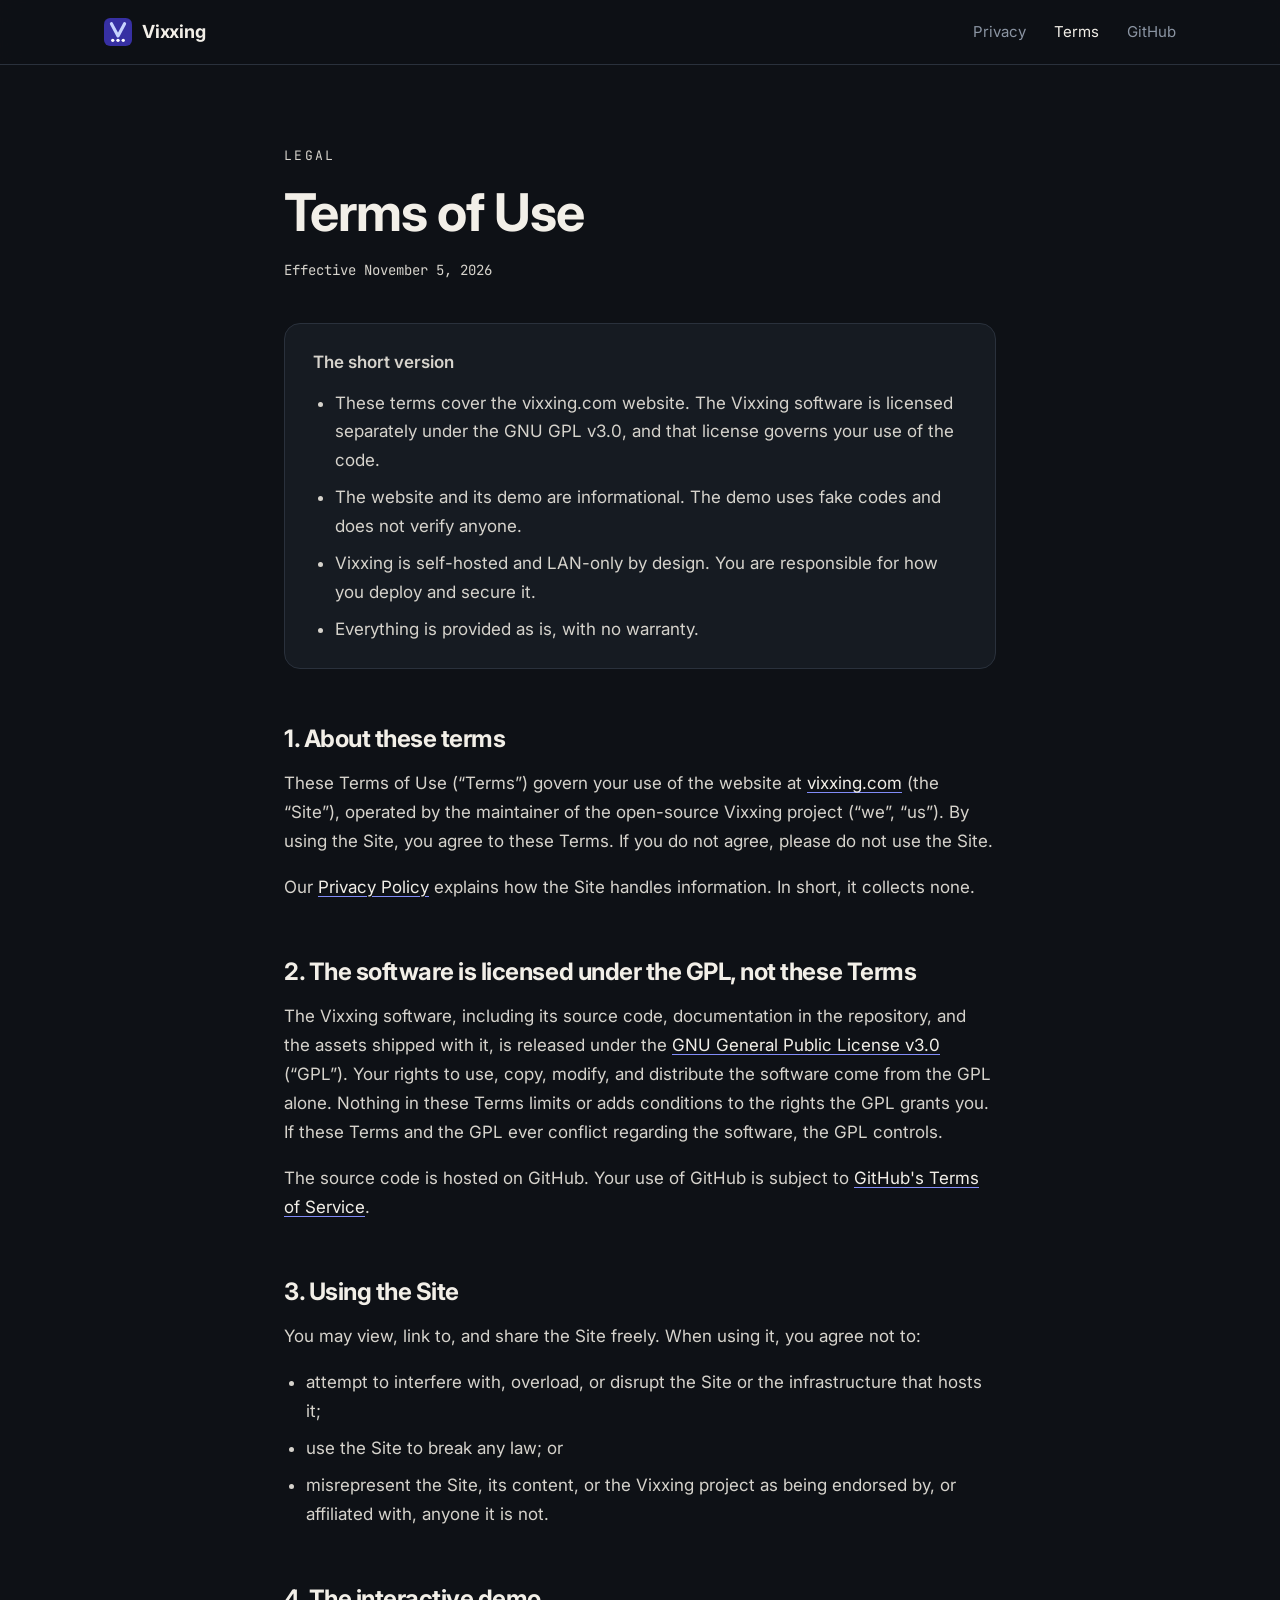
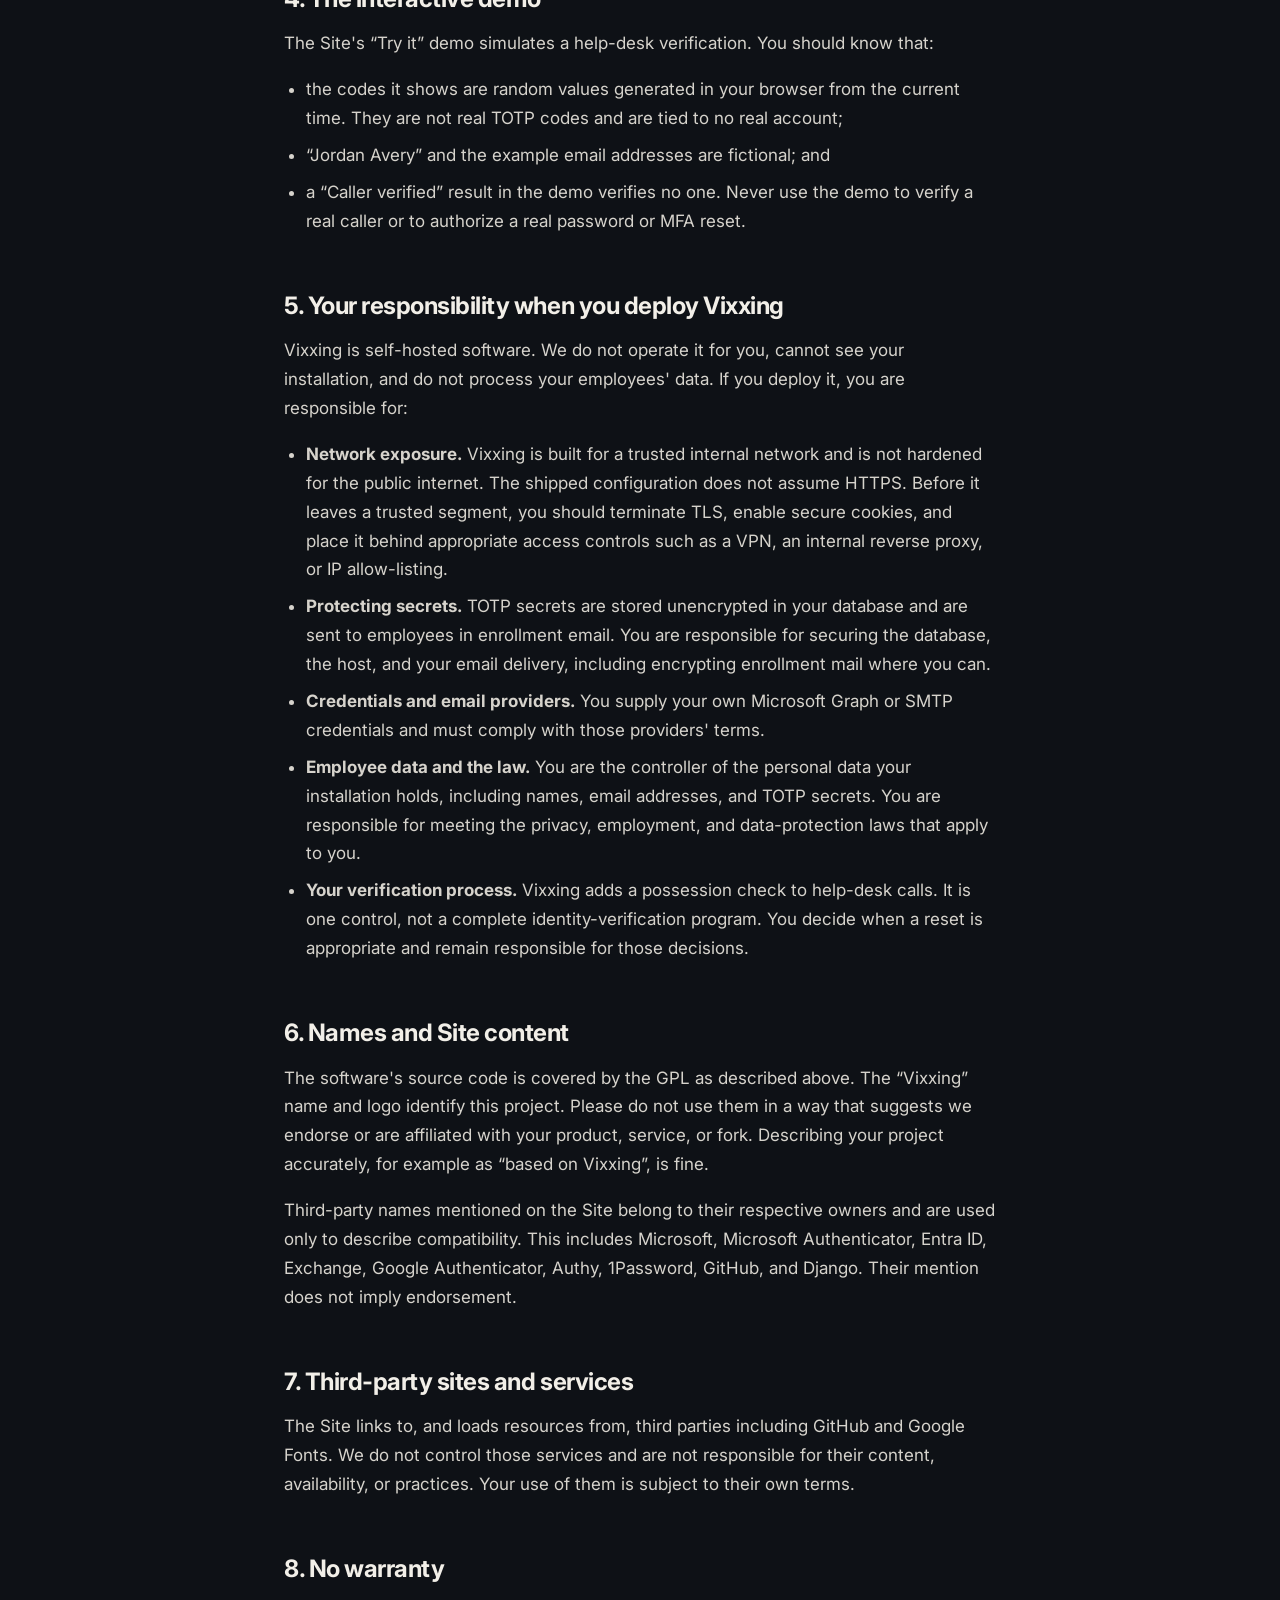
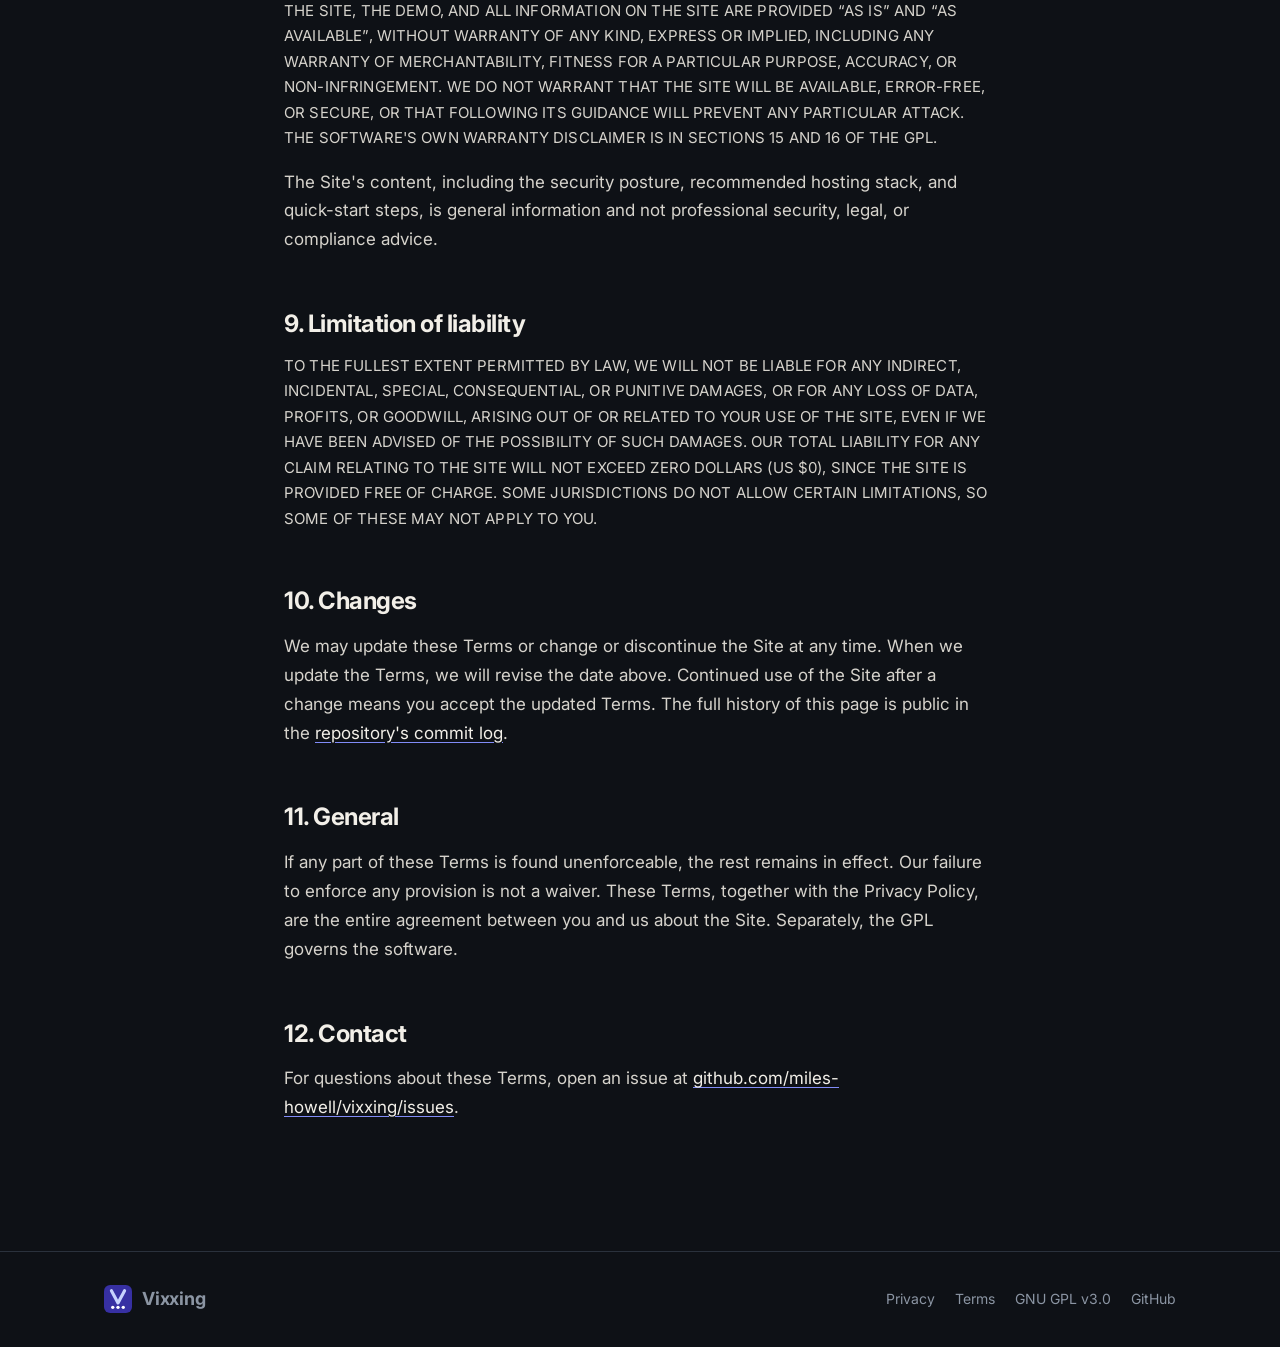
<file: docs/terms.html>
<!doctype html>
<html lang="en">
<head>
  <meta charset="utf-8">
  <meta name="viewport" content="width=device-width, initial-scale=1">
  <title>Terms of Use · Vixxing</title>
  <meta name="description" content="Terms for using vixxing.com. The Vixxing software itself is licensed under the GNU GPL v3.0.">
  <meta name="theme-color" content="#0E1116">
  <link rel="icon" href="assets/favicon.svg" type="image/svg+xml">
  <link rel="apple-touch-icon" href="assets/apple-touch-icon.png">
  <link rel="preconnect" href="https://fonts.googleapis.com">
  <link rel="preconnect" href="https://fonts.gstatic.com" crossorigin>
  <link href="https://fonts.googleapis.com/css2?family=Inter:wght@400;500;600;700&family=JetBrains+Mono:wght@400;500&display=swap" rel="stylesheet">
  <link rel="stylesheet" href="assets/legal.css">
</head>
<body>

<nav class="nav">
  <div class="wrap">
    <a class="brand" href="./"><img src="assets/favicon.svg" alt="">Vixxing</a>
    <div class="nav-links">
      <a href="privacy.html">Privacy</a>
      <a href="terms.html" aria-current="page">Terms</a>
      <a href="https://github.com/miles-howell/vixxing">GitHub</a>
    </div>
  </div>
</nav>

<main class="doc">
  <p class="eyebrow">Legal</p>
  <h1>Terms of Use</h1>
  <p class="meta">Effective November 5, 2026</p>

  <div class="summary">
    <p>The short version</p>
    <ul>
      <li>These terms cover the vixxing.com website. The Vixxing software is licensed separately under the GNU GPL v3.0, and that license governs your use of the code.</li>
      <li>The website and its demo are informational. The demo uses fake codes and does not verify anyone.</li>
      <li>Vixxing is self-hosted and LAN-only by design. You are responsible for how you deploy and secure it.</li>
      <li>Everything is provided as is, with no warranty.</li>
    </ul>
  </div>

  <h2 id="acceptance">1. About these terms</h2>
  <p>These Terms of Use (“Terms”) govern your use of the website at <a href="https://vixxing.com">vixxing.com</a> (the “Site”), operated by the maintainer of the open-source Vixxing project (“we”, “us”). By using the Site, you agree to these Terms. If you do not agree, please do not use the Site.</p>
  <p>Our <a href="privacy.html">Privacy Policy</a> explains how the Site handles information. In short, it collects none.</p>

  <h2 id="software">2. The software is licensed under the GPL, not these Terms</h2>
  <p>The Vixxing software, including its source code, documentation in the repository, and the assets shipped with it, is released under the <a href="https://github.com/miles-howell/vixxing/blob/main/LICENSE">GNU General Public License v3.0</a> (“GPL”). Your rights to use, copy, modify, and distribute the software come from the GPL alone. Nothing in these Terms limits or adds conditions to the rights the GPL grants you. If these Terms and the GPL ever conflict regarding the software, the GPL controls.</p>
  <p>The source code is hosted on GitHub. Your use of GitHub is subject to <a href="https://docs.github.com/en/site-policy/github-terms/github-terms-of-service">GitHub's Terms of Service</a>.</p>

  <h2 id="use">3. Using the Site</h2>
  <p>You may view, link to, and share the Site freely. When using it, you agree not to:</p>
  <ul>
    <li>attempt to interfere with, overload, or disrupt the Site or the infrastructure that hosts it;</li>
    <li>use the Site to break any law; or</li>
    <li>misrepresent the Site, its content, or the Vixxing project as being endorsed by, or affiliated with, anyone it is not.</li>
  </ul>

  <h2 id="demo">4. The interactive demo</h2>
  <p>The Site's “Try it” demo simulates a help-desk verification. You should know that:</p>
  <ul>
    <li>the codes it shows are random values generated in your browser from the current time. They are not real TOTP codes and are tied to no real account;</li>
    <li>“Jordan Avery” and the example email addresses are fictional; and</li>
    <li>a “Caller verified” result in the demo verifies no one. Never use the demo to verify a real caller or to authorize a real password or MFA reset.</li>
  </ul>

  <h2 id="responsibility">5. Your responsibility when you deploy Vixxing</h2>
  <p>Vixxing is self-hosted software. We do not operate it for you, cannot see your installation, and do not process your employees' data. If you deploy it, you are responsible for:</p>
  <ul>
    <li><strong>Network exposure.</strong> Vixxing is built for a trusted internal network and is not hardened for the public internet. The shipped configuration does not assume HTTPS. Before it leaves a trusted segment, you should terminate TLS, enable secure cookies, and place it behind appropriate access controls such as a VPN, an internal reverse proxy, or IP allow-listing.</li>
    <li><strong>Protecting secrets.</strong> TOTP secrets are stored unencrypted in your database and are sent to employees in enrollment email. You are responsible for securing the database, the host, and your email delivery, including encrypting enrollment mail where you can.</li>
    <li><strong>Credentials and email providers.</strong> You supply your own Microsoft Graph or SMTP credentials and must comply with those providers' terms.</li>
    <li><strong>Employee data and the law.</strong> You are the controller of the personal data your installation holds, including names, email addresses, and TOTP secrets. You are responsible for meeting the privacy, employment, and data-protection laws that apply to you.</li>
    <li><strong>Your verification process.</strong> Vixxing adds a possession check to help-desk calls. It is one control, not a complete identity-verification program. You decide when a reset is appropriate and remain responsible for those decisions.</li>
  </ul>

  <h2 id="ip">6. Names and Site content</h2>
  <p>The software's source code is covered by the GPL as described above. The “Vixxing” name and logo identify this project. Please do not use them in a way that suggests we endorse or are affiliated with your product, service, or fork. Describing your project accurately, for example as “based on Vixxing”, is fine.</p>
  <p>Third-party names mentioned on the Site belong to their respective owners and are used only to describe compatibility. This includes Microsoft, Microsoft Authenticator, Entra ID, Exchange, Google Authenticator, Authy, 1Password, GitHub, and Django. Their mention does not imply endorsement.</p>

  <h2 id="links">7. Third-party sites and services</h2>
  <p>The Site links to, and loads resources from, third parties including GitHub and Google Fonts. We do not control those services and are not responsible for their content, availability, or practices. Your use of them is subject to their own terms.</p>

  <h2 id="warranty">8. No warranty</h2>
  <p class="caps">The Site, the demo, and all information on the Site are provided “as is” and “as available”, without warranty of any kind, express or implied, including any warranty of merchantability, fitness for a particular purpose, accuracy, or non-infringement. We do not warrant that the Site will be available, error-free, or secure, or that following its guidance will prevent any particular attack. The software's own warranty disclaimer is in sections 15 and 16 of the GPL.</p>
  <p>The Site's content, including the security posture, recommended hosting stack, and quick-start steps, is general information and not professional security, legal, or compliance advice.</p>

  <h2 id="liability">9. Limitation of liability</h2>
  <p class="caps">To the fullest extent permitted by law, we will not be liable for any indirect, incidental, special, consequential, or punitive damages, or for any loss of data, profits, or goodwill, arising out of or related to your use of the Site, even if we have been advised of the possibility of such damages. Our total liability for any claim relating to the Site will not exceed zero dollars (US $0), since the Site is provided free of charge. Some jurisdictions do not allow certain limitations, so some of these may not apply to you.</p>

  <h2 id="changes">10. Changes</h2>
  <p>We may update these Terms or change or discontinue the Site at any time. When we update the Terms, we will revise the date above. Continued use of the Site after a change means you accept the updated Terms. The full history of this page is public in the <a href="https://github.com/miles-howell/vixxing/commits/main/docs/terms.html">repository's commit log</a>.</p>

  <h2 id="general">11. General</h2>
  <p>If any part of these Terms is found unenforceable, the rest remains in effect. Our failure to enforce any provision is not a waiver. These Terms, together with the Privacy Policy, are the entire agreement between you and us about the Site. Separately, the GPL governs the software.</p>

  <h2 id="contact">12. Contact</h2>
  <p>For questions about these Terms, open an issue at <a href="https://github.com/miles-howell/vixxing/issues">github.com/miles-howell/vixxing/issues</a>.</p>
</main>

<footer>
  <div class="wrap">
    <a class="brand" href="./"><img src="assets/favicon.svg" alt="">Vixxing</a>
    <div class="links">
      <a href="privacy.html">Privacy</a>
      <a href="terms.html">Terms</a>
      <a href="https://github.com/miles-howell/vixxing/blob/main/LICENSE">GNU GPL v3.0</a>
      <a href="https://github.com/miles-howell/vixxing">GitHub</a>
    </div>
  </div>
</footer>

</body>
</html>
</file>
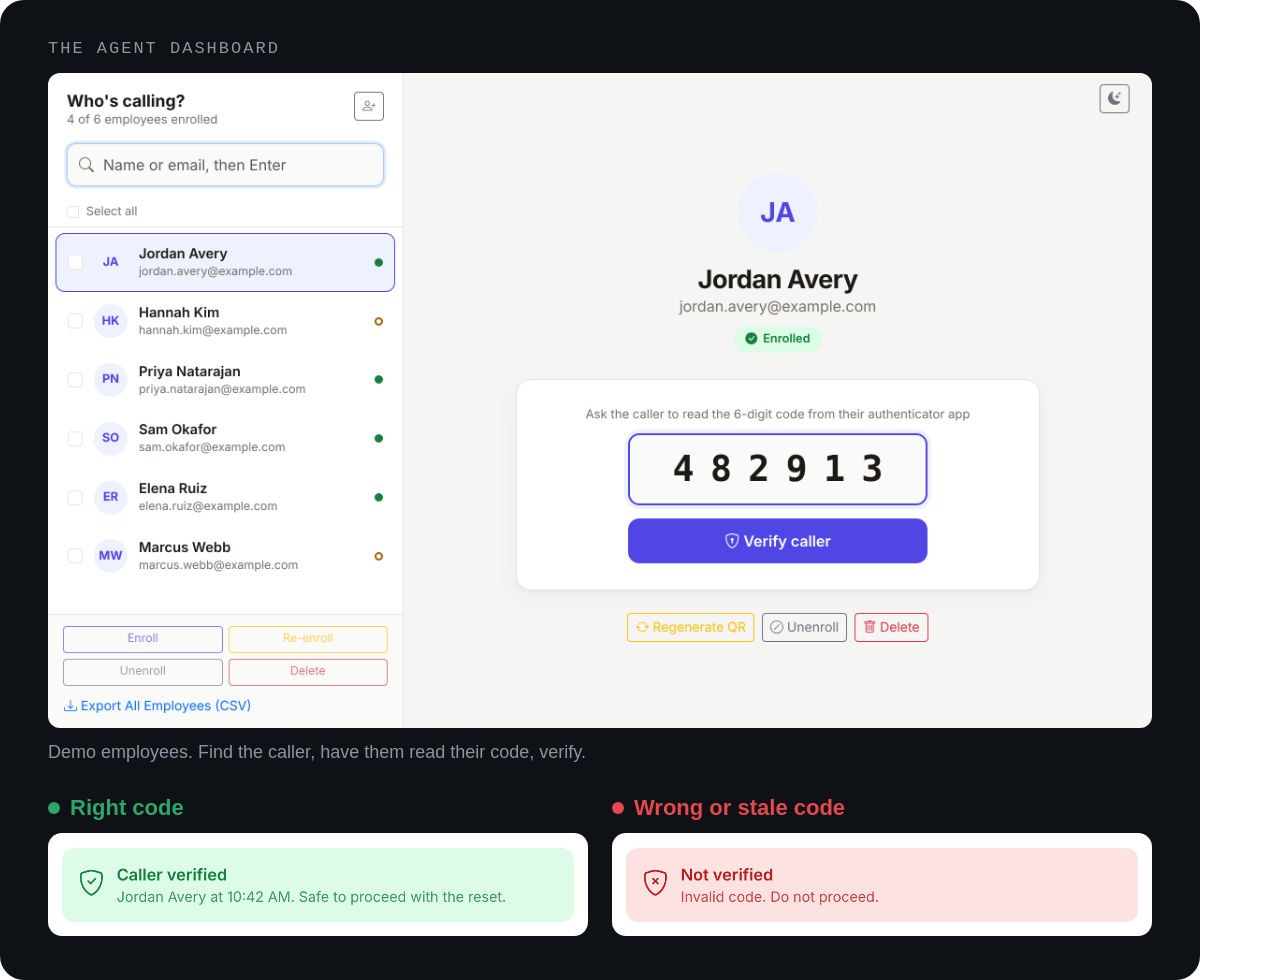
<file: assets/readme/source/proof-board.html>
<!doctype html>
<!-- Composition source for assets/readme/proof.png.
     Screens are real captures of the verify dashboard running with demo employees
     (light theme, 1180x700 viewport at 2x; results are the inline .result banners).
     Re-export: render #board at 1200 CSS px wide, 2x scale. -->
<html>
<head>
<meta charset="utf-8">
<style>
  body { margin: 0; background: transparent; }
  #board {
    width: 1200px; box-sizing: border-box; padding: 40px 48px 44px;
    background: #0E1116; border-radius: 24px;
    font-family: -apple-system, BlinkMacSystemFont, "Segoe UI", sans-serif; color: #F2EFE8;
  }
  .eyebrow { font: 17px/1 ui-monospace, SFMono-Regular, Menlo, monospace; letter-spacing: 2px; color: #8B95A3; margin: 0 0 16px; }
  .shot { display: block; width: 100%; border-radius: 12px; }
  .note { margin: 14px 0 0; font-size: 18px; color: #8B95A3; }
  .results { display: grid; grid-template-columns: 1fr 1fr; gap: 24px; margin-top: 32px; }
  .result-label { display: flex; align-items: center; gap: 10px; font-size: 22px; font-weight: 700; margin: 0 0 12px; }
  .dot { width: 12px; height: 12px; border-radius: 50%; }
  .ok .dot { background: #2EA66A; } .ok { color: #2EA66A; }
  .no .dot { background: #E5484D; } .no { color: #E5484D; }
  .banner { padding: 14px; background: #fff; border-radius: 14px; }
  .banner .shot { border-radius: 10px; }
</style>
</head>
<body>
<div id="board">
  <p class="eyebrow">THE AGENT DASHBOARD</p>
  <img class="shot" src="screens/dashboard.png" alt="">
  <p class="note">Demo employees. Find the caller, have them read their code, verify.</p>
  <div class="results">
    <div>
      <p class="result-label ok"><span class="dot"></span>Right code</p>
      <div class="banner"><img class="shot" src="screens/verified.png" alt=""></div>
    </div>
    <div>
      <p class="result-label no"><span class="dot"></span>Wrong or stale code</p>
      <div class="banner"><img class="shot" src="screens/rejected.png" alt=""></div>
    </div>
  </div>
</div>
</body>
</html>
</file>
<file: site/assets/system.css>
/*
  taste-skill system.css - the one system for the page. Link it first, then assets/ui/cards.css (the
  feature card, its panel and the fragment placements), then set the palette (--p-*), the fonts and
  the radius set on :root in the page (node scripts/start.mjs prints that block).
  Do not add a second grid, spacing scale, type scale, radius scale, button or card style.
*/

/* ---------------------------------------------------------------- tokens */
:root {
  /* palette (hex only; fx.js reads --bg --surface --ink --muted --accent --accent-ink) */
  --p-bg: #ffffff;
  --p-surface: #f4f4f4;
  --p-ink: #111111;
  --p-muted: #6b6b6b;
  --p-accent: #1a4be0;
  --p-accent-ink: #ffffff;
  --p-action: #1a4be0;      /* buttons, links, focus: the accent, or the ink when the accent is too pale */
  --p-action-ink: #ffffff;
  --p-inv-bg: #111111;
  --p-inv-surface: #1c1c1c;
  --p-inv-ink: #f4f4f4;
  --p-inv-muted: #a3a3a3;
  --p-inv-accent: #ffffff;
  --p-inv-accent-ink: #111111;
  --p-inv-action: #ffffff;
  --p-inv-action-ink: #111111;
  /* the lit ground behind UI and in the closing band (references/cards.md), one per page, tech pages only
     (none on kind other, which is flat): <html data-ground="sand|sky|sage|painting">. system.js gives it to every ground
     that holds UI, on light and dark pages alike; --hue on one panel changes only its accent */
  --ground-bg: #d9ccb7; --ground-surface: #e9e0d2; --ground-ink: #2a2622; --ground-muted: #5a534a; --ground-accent: #a8794a;

  /* fonts */
  --font-display: system-ui, -apple-system, "Segoe UI", sans-serif;
  --font-text: system-ui, -apple-system, "Segoe UI", sans-serif;
  --font-mono: ui-monospace, "SFMono-Regular", Menlo, Consolas, monospace;
  --display-weight: 400;    /* headlines 400; 500 on a tech page (software, gaming, hardware) */
  --display-tracking: -0.025em;

  /* the page rhythm (references/layout-v4.md): one section per screen. The header is fixed and
     --nav tall; every section is padded --padt above and --padb (plus the phone action bar, --bar)
     below, and is exactly one or two screens tall (--h: 1 or 2; --hm on a phone). The hero's words
     start --hgap under the header and its content ends --hpadb above the fold. */
  --nav: 72px;
  --padt: 120px;
  --padb: 72px;
  --hgap: 48px;
  --hpadb: 64px;
  --bar: 0px;
  /* grid: one .wrap (alias .container) for the header, every section and the footer, the same
     --gut on both sides: 1280 wide at x 80-1360 at 1440, 342 at x 24-366 at 390 */
  --container: 1280px;
  --gut: 80px;
  --pad: var(--gut);
  --gutter: 24px;

  /* spacing: 4/8 scale */
  --s-1: 4px;  --s-2: 8px;  --s-3: 12px; --s-4: 16px; --s-5: 24px;
  --s-6: 32px; --s-7: 48px; --s-8: 64px; --s-9: 96px; --s-10: 128px;
  --section: 40px;      /* only a .section outside main (the kit's demo pages); every main > section and
                           footer.closing take --padt and --padb */
  --section-band: 56px; /* the same for an older footer outside footer.closing */
  --head-gap: 48px;     /* the one heading-to-content gap, 32 on a phone (layout.css reads it as --ly-head-gap) */
  --card-pad: 16px;     /* card padding (cards.css sets its own for cards with a panel) */
  --card-gap: 16px;     /* gap between cards */

  /* type scale (the only sizes on the page) */
  --t-label: 13px;
  --t-small: 14px;
  --t-body: 16px;
  --t-lead: 18px;
  --t-card: 18px;
  --t-h3: 24px;
  /* straight lines from the phone size at 390 to the desktop size at 1440 (system.md's table) */
  --t-h2: clamp(30px, 1.72vw + 23.3px, 48px);
  --t-h1: clamp(38px, 3.24vw + 25.4px, 72px);
  /* a big number stays a step under the h2 (VI-11): 38 at 1440, 28 at 390, so it never reads as a
     section heading; a stats row and a price set their own, smaller still */
  --t-stat: clamp(28px, .952vw + 24.29px, 38px);

  /* radius: one scale (soft by default; data-radius on <html> switches it) */
  --r-sm: 8px;  --r-md: 12px; --r-lg: 20px; --r-btn: 8px;

  /* controls (fixed here; a page never adds its own) */
  --btn-h: 44px;
  --btn-h-sm: 36px;
  --nav-h: var(--nav);  /* the older name, kept for the kit's files */
  --icon: 16px;         /* small icons: socials, menu chevrons, mono brand marks */

  /* motion */
  --ease: cubic-bezier(.2, .7, .2, 1);
  --dur: 180ms;
}
html[data-radius="sharp"] { --r-sm: 4px; --r-md: 6px;  --r-lg: 8px;  --r-btn: 4px; }
html[data-radius="soft"]  { --r-sm: 8px; --r-md: 12px; --r-lg: 20px; --r-btn: 8px; }
html[data-radius="round"] { --r-sm: 10px; --r-md: 16px; --r-lg: 24px; --r-btn: 999px; }
/* the four lit grounds (references/cards.md); sand is the default above. painting goes with
   painterly-landscape (x.ai's daylight sky over olive hills) */
html[data-ground="sky"]      { --ground-bg: #c6d3df; --ground-surface: #d6e0e9; --ground-ink: #25303a; --ground-muted: #4d5964; --ground-accent: #3f6a92; }
html[data-ground="sage"]     { --ground-bg: #cdd6c6; --ground-surface: #dce3d6; --ground-ink: #262d24; --ground-muted: #535b51; --ground-accent: #6c8e63; }
html[data-ground="painting"] { --ground-bg: #79a8d6; --ground-surface: #a6c4e2; --ground-ink: #16212c; --ground-muted: #273949; --ground-accent: #9c9b3c; }
/* cards.css takes its card and panel radii from this scale */
html[data-radius] .card { --c-r: var(--r-lg); }
html[data-radius] .panel { --p-r: var(--r-md); }

/* a phone: the header 56, the sections padded 96 / 48, the hero's words 40 under the header and its
   content ending 24 above the fold, 24 at both sides, 12 between columns */
@media (max-width: 639px) {
  :root { --nav: 56px; --padt: 96px; --padb: 48px; --hgap: 40px; --hpadb: 24px; --gut: 24px; --gutter: 12px; --card-gap: 12px; --head-gap: 32px; }
}
@media (min-width: 640px) {
  :root { --gut: 48px; --section: 48px; --section-band: 72px; --card-pad: 24px; }
}
@media (min-width: 1024px) {
  :root { --gut: 80px; --section: 56px; --section-band: 96px; --card-gap: 24px;
          --t-lead: 20px; --t-card: 20px; --t-h3: 28px; }
  /* a place (and a local service): the 1200 column at x 120-1320 */
  html[data-type="place"] { --gut: 120px; --container: 1200px; }
}
/* a place (VI-06, ST-96, PH-23): its own smaller type (h1 48/53 and 32/37, h2 32/40 and 24/30, titles
   and the sub-line 20 and 18), the Recipe 3 hero's gap under its photograph (40, 24 on a phone),
   square photographs and cards and 2px buttons, whatever data-radius and data-buttons say */
:root[data-type="place"] {
  --hgap: 40px;
  --t-h1: clamp(32px, 1.524vw + 26.06px, 48px);
  --t-h2: clamp(24px, .762vw + 21px, 32px);
  --t-h3: clamp(20px, .381vw + 18.51px, 24px);
  --r-sm: 2px; --r-md: 0px; --r-lg: 0px; --r-btn: 2px;
}
:root[data-type="place"] :is(h1, .t-h1) { line-height: 1.104; }
:root[data-type="place"] :is(h2, .t-h2) { line-height: 1.25; }
@media (max-width: 639px) {
  :root[data-type="place"] { --hgap: 24px; }
  :root[data-type="place"] :is(h1, .t-h1) { line-height: 1.156; }
}

/* ---------------------------------------------------------------- grounds (at most three) */
:root, .ground-base {
  --bg: var(--p-bg); --surface: var(--p-surface); --ink: var(--p-ink); --muted: var(--p-muted);
  --accent: var(--p-accent); --accent-ink: var(--p-accent-ink); --card: var(--p-surface);
  --action: var(--p-action); --action-ink: var(--p-action-ink);
}
.ground-surface {
  --bg: var(--p-surface); --surface: var(--p-bg); --ink: var(--p-ink); --muted: var(--p-muted);
  --accent: var(--p-accent); --accent-ink: var(--p-accent-ink); --card: var(--p-bg);
  --action: var(--p-action); --action-ink: var(--p-action-ink);
}
.ground-inverse {
  --bg: var(--p-inv-bg); --surface: var(--p-inv-surface); --ink: var(--p-inv-ink); --muted: var(--p-inv-muted);
  --accent: var(--p-inv-accent); --accent-ink: var(--p-inv-accent-ink); --card: var(--p-inv-surface);
  --action: var(--p-inv-action); --action-ink: var(--p-inv-action-ink);
}
:root, .ground-base, .ground-surface, .ground-inverse {
  --line: color-mix(in oklab, var(--ink) 11%, transparent);
  --line-strong: color-mix(in oklab, var(--ink) 20%, transparent);
  /* effects (fx.js) and UI fragments (assets/ui) take the colours of the ground they sit on */
  --fx-bg: var(--bg); --fx-surface: var(--surface); --fx-ink: var(--ink); --fx-muted: var(--muted);
  --fx-accent: var(--accent); --fx-accent-ink: var(--accent-ink);
  --ui-font: var(--font-text); --ui-mono: var(--font-mono); --ui-radius: var(--r-md);
}
.ground-base, .ground-surface, .ground-inverse { background: var(--bg); color: var(--ink); }

/* ---------------------------------------------------------------- base */
*, *::before, *::after { box-sizing: border-box; }
/* an anchor lands on the section's top (the judge's frame): the fixed header covers --nav of its --padt */
html { -webkit-text-size-adjust: 100%; scroll-padding-top: 0; scroll-behavior: auto; margin: 0; }
body {
  margin: 0; background: var(--bg); color: var(--ink);
  font: 400 var(--t-body)/1.55 var(--font-text);
  -webkit-font-smoothing: antialiased; text-rendering: optimizeLegibility; overflow-x: clip;
}
img, svg, video, canvas { display: block; max-width: 100%; }
/* hidden means hidden, also on an img the line above makes a block (a menu tab's photograph, a peek photograph) */
[hidden] { display: none !important; }
img, video { height: auto; }
a { color: inherit; text-decoration: none; }
button { font: inherit; color: inherit; }
h1, h2, h3, h4, p, ul, ol, figure, blockquote { margin: 0; }
ul, ol { padding: 0; list-style: none; }
h1, h2, h3, h4 {
  font-family: var(--font-display); font-weight: var(--display-weight);
  letter-spacing: var(--display-tracking); text-wrap: balance; overflow-wrap: break-word;
}
h1, .t-h1 { font-size: var(--t-h1); line-height: 1.04; }
h2, .t-h2 { font-size: var(--t-h2); line-height: 1.1; }
h3, .t-h3 { font-size: var(--t-h3); line-height: 1.2; }
h4, .t-card { font-family: var(--font-text); font-weight: 500; font-size: var(--t-card); line-height: 1.3; letter-spacing: -0.01em; }
p { text-wrap: pretty; }
.t-lead  { font-size: var(--t-lead); line-height: 1.5; }
.t-body  { font-size: var(--t-body); line-height: 1.55; }
.t-small { font-size: var(--t-small); line-height: 1.5; }
.t-label { font-size: var(--t-label); font-weight: 500; line-height: 1.4; letter-spacing: 0.01em; }
.t-stat  { font-family: var(--font-display); font-weight: var(--display-weight); font-size: var(--t-stat);
           line-height: 1; letter-spacing: var(--display-tracking); font-variant-numeric: tabular-nums; }
.muted { color: var(--muted); }
.mono  { font-family: var(--font-mono); }
.measure { max-width: 62ch; }
:focus-visible { outline: 2px solid var(--action); outline-offset: 2px; border-radius: 2px; }
::selection { background: color-mix(in oklab, var(--accent) 30%, transparent); }

/* ---------------------------------------------------------------- grid */
.wrap, .container { width: min(100% - 2 * var(--gut), var(--container)); margin-inline: auto; padding-inline: 0; }
.grid { display: grid; grid-template-columns: repeat(12, minmax(0, 1fr)); column-gap: var(--gutter); row-gap: var(--card-gap); }
.grid > * { min-width: 0; grid-column: 1 / -1; }
.section { padding-block: var(--section); }

/* ---------------------------------------------------------------- one section per screen
   The page is a stack of screens. Framed at scrollY = k x the screen height, a shot shows exactly one
   section: the hero alone on the first screen, every other section (and footer.closing, the close and
   the footer in one) exactly one or two screens tall, its h2 first, --padt under its top. Heights
   and padding do it: no pinning, snapping or script.
     <section class="section" id=".." style="--h: 2">     (2 screens; --hm sets a phone's count alone)
       <div class="wrap"> the h2 first, then the content </div>     (the one in-flow child)
     </section>
   A layer (a full-bleed photograph or ground behind the words) is an <img class="layer" aria-hidden="true">
   beside the .wrap. Content must fit: one screen holds 708px of content at 1440x900 (900 - 120 - 72),
   two hold 1,608 (the second screen's part starts --padt under its top with .g2). From 640 to 1279 a
   section keeps at least its screens and grows past them rather than overlap the next. */
main > :is(section, .section), footer.closing {
  position: relative; box-sizing: border-box;
  height: calc(var(--h, 1) * 100vh); height: calc(var(--h, 1) * 100svh);
  padding: var(--padt) 0 calc(var(--padb) + var(--bar));
}
main > :is(section, .section) > :is(.wrap, .container), footer.closing > .wrap { position: relative; z-index: 1; height: 100%; }
main > :is(section, .section) > :is(.wrap, .container):not(.grid) { display: flex; flex-direction: column; }
/* a .wrap that is the section's grid too (class="wrap grid"): its rows start at the top */
main > :is(section, .section) > :is(.wrap, .container).grid { align-content: start; }
/* .fill: the block that takes what the screen leaves under the heading (a photograph, a frame) */
main > :is(section, .section) > .wrap > .fill { flex: 1 1 0; min-height: 0; }
/* two screens as two groups: row 1 the h2 and the first group, row 2 the rest (no second h2), starting
   --padt under the second screen's top, so the second shot looks like any other section */
main > :is(section, .section).g2, footer.closing.g2 { --h: 2; }
main > :is(section, .section).g2 > :is(.wrap, .container), footer.closing.g2 > .wrap { display: grid; grid-template-rows: minmax(0, 1fr) minmax(0, 1fr); row-gap: calc(var(--padt) + var(--padb) + var(--bar)); }
main > :is(section, .section).g2 > :is(.wrap, .container) > *, footer.closing.g2 > .wrap > * { min-height: 0; align-self: start; }
main > :is(section, .section).g2 > :is(.wrap, .container) > :is(.group, .fill) { align-self: stretch; }
/* a group: one screen's part of a .g2 section (its h2 and first rows, or the rest) */
.group { display: flex; flex-direction: column; min-height: 0; }
/* each screen's card row runs down to that screen's foot (the cards stretch, their panels grow), so
   the second screen of a .g2 is never a short row over an empty ground; both rows end on the same line */
@media (min-width: 1024px) {
  main > :is(section, .section).g2 > .wrap > .grid:last-child,
  main > :is(section, .section).g2 > .wrap > .group > .grid:last-child { align-self: stretch; flex: 1 1 auto; min-height: 0; }
}
.group > .fill { flex: 1 1 0; min-height: 0; }
@media (min-width: 640px) and (max-width: 1279px) {
  main > :is(section, .section):not(.hero, .section--hero), footer.closing {
    height: auto; min-height: calc(var(--h, 1) * 100vh); min-height: calc(var(--h, 1) * 100svh);
  }
  /* the section is a column and its .wrap takes all of it, so a .fill (a photograph, a frame) still
     grows to the section's foot (a min-height percentage would not resolve, leaving it at its least) */
  main > :is(section, .section):not(.hero, .section--hero), footer.closing { display: flex; flex-direction: column; }
  main > :is(section, .section):not(.hero, .section--hero) > :is(.wrap, .container), footer.closing > .wrap { flex: 1 0 auto; height: auto; min-height: 0; }
}
/* a phone: lvh (the screen with its bars hidden) for every section but the hero; --hm when stacking
   makes the content taller than the desktop count */
@media (max-width: 639px) {
  main > :is(section, .section):not(.hero, .section--hero), footer.closing {
    height: calc(var(--hm, var(--h, 1)) * 100vh); height: calc(var(--hm, var(--h, 1)) * 100lvh);
  }
  main > :is(section, .section).g2m, footer.closing.g2m { --hm: 2; }
  main > :is(section, .section).g2m > :is(.wrap, .container), footer.closing.g2m > .wrap { display: grid; grid-template-rows: minmax(0, 1fr) minmax(0, 1fr); row-gap: calc(var(--padt) + var(--padb) + var(--bar)); }
  main > :is(section, .section).g2:not(.g2m) > :is(.wrap, .container) { display: flex; row-gap: 0; }
  main > :is(section, .section).g2:not(.g2m) > :is(.wrap, .container) > * { align-self: stretch; }
}
/* a layer: the photograph or ground of a whole section, under its words, edge to edge */
main > :is(section, .section) > :is(img, video, canvas, picture).layer,
footer.closing > :is(img, video, canvas, picture).layer {
  position: absolute; inset: 0; z-index: 0; width: 100%; height: 100%; max-width: none; object-fit: cover; object-position: var(--pos, 50% 50%);
}
main > :is(section, .section) > picture.layer > img { width: 100%; height: 100%; object-fit: cover; }

/* the hero: exactly the first screen, the fixed header over its top. Its words start --hgap under the
   header (--photo adds a full-bleed photograph's height above them on a place); its content ends
   --hpadb above the fold, and nothing of the next section shows, at 1440, 1024, 820 and 390.
     <section class="hero hero--<type>"><div class="wrap"><div class="hero-text"> .. </div>[one strip]</div></section>
   .hero-text holds the whole composition (the words, and the picture or window beside or under them);
   one docked strip (logos, three facts) may follow it, at most 96px, desktop only. */
main > :is(.hero, .section--hero) {
  height: 100vh; height: 100svh; min-height: 0;
  padding: calc(var(--nav) + var(--photo, 0px) + var(--hgap)) 0 calc(var(--hpadb) + var(--bar));
}
:is(.hero, .section--hero) > .wrap { height: 100%; display: grid; grid-template-rows: minmax(0, 1fr) auto; row-gap: var(--s-7); }
:is(.hero, .section--hero) > .wrap > .hero-text { min-height: 0; }
:is(.hero, .section--hero) > .wrap > .hero-strip { grid-row: 2; max-height: 96px; }
@media (max-width: 639px) { :is(.hero, .section--hero) > .wrap > .hero-strip { display: none; } }
.section--hero .section-head { max-width: 860px; }
/* the starter's own hero (hero-split): the words on span-5 top-aligned, the picture on span-6 start-7
   as tall as the hero's content box (at most 716 at 1440x900); a phone stacks words, then the picture
   in what is left */
.hero-text.hero-split { height: 100%; align-items: stretch; }
.hero-split > .hero-copy { align-self: start; }
.hero-split > .hero-visual { position: relative; min-height: 0; height: 100%; }
@media (max-width: 1023px) {
  .hero-text.hero-split { display: flex; flex-direction: column; gap: var(--s-6); }
  .hero-split > .hero-visual { flex: 1 1 0; min-height: 200px; height: auto; }
}
.hero-copy > * + * { margin-top: var(--s-5); }
/* the h1 first in the words' column: its capitals start on the picture's top line, not the line box's
   (the leading above the capitals would put the words about 12px under the photograph's top) */
.hero-copy > h1:first-child { text-box: trim-start cap alphabetic; }
.hero-copy > .btn-row { margin-top: var(--s-6); }
/* three short facts at the foot of the words' column, on the picture's bottom line (no dead space
   under the buttons): <dl class="hero-facts"><div><dt>..</dt><dd>..</dd></div> x3</dl> */
@media (min-width: 1024px) {
  .hero-split > .hero-copy { height: 100%; display: flex; flex-direction: column; }
  .hero-split > .hero-copy > .hero-facts { margin-top: auto; }
}
.hero-facts { display: grid; grid-template-columns: repeat(3, minmax(0, 1fr)); gap: var(--s-5) var(--gutter); margin: 0; }
.hero-facts > div { display: grid; gap: var(--s-1); align-content: start; }
.hero-facts dt { font-size: var(--t-small); color: var(--muted); }
.hero-facts dd { margin: 0; font-weight: 500; }
@media (max-width: 1023px) { .hero-facts { display: none; } }
/* a notice line above the h1 (changed hours, a delivery cut-off): one line with a number, static,
   starting on the left line like the h1 under it */
.hero-notice { font-size: var(--t-small); font-weight: 500; color: var(--ink); }
.hero-notice b, .hero-notice strong { font-weight: 500; color: var(--accent); }
.hero-copy > .hero-notice + h1 { margin-top: var(--s-5); }

/* a phone: open tiles from a row of three or four (rooms, goods, beans) go two-up, an odd last one
   across the row, so a row of three fits one 844px screen (stacked one under another they need two) */
@media (max-width: 639px) {
  .grid > .tile:is(.span-3, .span-4) { grid-column: auto / span 6; }
  .grid > .tile:is(.span-3, .span-4):nth-child(odd of .tile):nth-last-child(1 of .tile) { grid-column: 1 / -1; }
  .grid > .tile:is(.span-3, .span-4) .tile__head { flex-wrap: wrap; gap: 0 var(--s-2); }
}
/* a phone: open cards (words on the ground, the panel under them) stacked one under another keep 32px
   between a panel's foot and the next card's title, so a title never reads as the panel's caption */
@media (max-width: 639px) { .grid:has(> .card--open) { row-gap: var(--s-6); } }
/* spans: desktop >= 1024. Tablet 640-1023: text cards on span-3 and span-6 go two-up; cards with a
   panel (a visual needs the width; the one exception is a span-6 pair, below)
   and everything else (split text and visuals, span-4 cards, span-5/7/8 blocks) take the full row, so a split stacks and no row is left half empty. Phone < 640: one column. */
@media (min-width: 640px) and (max-width: 1023px) {
  .grid > .card.span-3:not(:has(> .panel)), .grid > .card.span-6:not(:has(> .panel)) { grid-column: auto / span 6; }
  /* the one exception with a panel: a 2x2 (or a pair) of span-6 cards stays two-up from 720px (a panel
     of about 310px and more, wide enough for a kit fragment), so four cards take one or two screens
     at 768-820 instead of a card per row (four stacked panels run past two screens). Split cards and
     every other span keep the full row. Under 720 a card per row. */
  @media (min-width: 720px) {
    .grid > .card.span-6:has(> .panel):not(.card--split) { grid-column: auto / span 6; }
    .grid > .card.span-6:has(> .panel):not(.card--split):nth-child(odd of .card.span-6):nth-last-child(1 of .card.span-6) { grid-column: 1 / -1; }
  }
  /* open tiles (rooms, models, people, a photo pair) go two-up; an odd last one takes the row */
  .grid > .tile:is(.span-3, .span-4, .span-6) { grid-column: auto / span 6; }
  .grid > .tile:is(.span-3, .span-4, .span-6):nth-child(odd of .tile):nth-last-child(1 of .tile) { grid-column: 1 / -1; }
}
@media (min-width: 1024px) {
  .span-2  { grid-column: auto / span 2; }
  .span-3  { grid-column: auto / span 3; }
  .span-4  { grid-column: auto / span 4; }
  .span-5  { grid-column: auto / span 5; }
  .span-6  { grid-column: auto / span 6; }
  .span-7  { grid-column: auto / span 7; }
  .span-8  { grid-column: auto / span 8; }
  .span-9  { grid-column: auto / span 9; }
  .span-10 { grid-column: auto / span 10; }
  .span-12 { grid-column: auto / span 12; }
  .start-1 { grid-column-start: 1; } .start-2 { grid-column-start: 2; } .start-3 { grid-column-start: 3; }
  .start-5 { grid-column-start: 5; } .start-6 { grid-column-start: 6; } .start-7 { grid-column-start: 7; }
  .start-4 { grid-column-start: 4; } .start-8 { grid-column-start: 8; } .start-9 { grid-column-start: 9; }
  .start-10 { grid-column-start: 10; }
  /* a split is top-aligned: the words' first line and the picture's top on one line (never centred
     against each other, never mirrored: text left, the visual right, on every split of the page) */
  .grid--middle, .grid--top { align-items: start; }
}
/* card rows: every card in a row the same height (a plain .grid stretches them) */
.grid:is(.grid--middle, .grid--top) > .card { align-self: stretch; }
/* 1024-1279: a span-4 card's panel would be about 220px wide, too narrow for real UI. Cards with a
   panel on span-4 go two-up, a span-8 one takes the row, and an odd last one takes the row too
   (steps, proof row: two, then one wide; bento: the wide card, then the four small ones two by two) */
@media (min-width: 1024px) and (max-width: 1279px) {
  .grid > .card.span-4:has(> .panel) { grid-column: auto / span 6; }
  .grid > .card.span-8:has(> .panel),
  .grid > .card.span-4:has(> .panel):nth-child(odd of .card.span-4):nth-last-child(1 of .card.span-4) { grid-column: 1 / -1; }
}

/* ---------------------------------------------------------------- section heading */
.section-head { max-width: 760px; margin-bottom: var(--head-gap); display: grid; gap: var(--s-4); }
/* every heading starts on the left line (a centred head among left ones reads as a mistake): the
   old centred head is left-aligned too */
.section-head--center { text-align: left; justify-items: start; }
/* a head row: the h2 (and its line) left, one link or the section's button at the right line */
.section-head--split { max-width: none; display: flex; align-items: end; justify-content: space-between; gap: var(--s-5); flex-wrap: wrap; }
.section-head--split > div { display: grid; gap: var(--s-4); max-width: 760px; }
.section-head p { color: var(--ink); font-size: var(--t-lead); line-height: 1.5; max-width: 60ch; }
.section-head--row { max-width: none; display: flex; align-items: end; justify-content: space-between; gap: var(--s-5); flex-wrap: wrap; }
.section-head--row > div { display: grid; gap: var(--s-4); max-width: 760px; }
/* the hero row (hero-product, hero-cycle): the h1 and its line left, the buttons right, across 1280 */
.section--hero .section-head--row { max-width: none; }

/* ---------------------------------------------------------------- buttons (one pair, a dealt look)
   One pair a page, .btn--primary and .btn--secondary, in the look dealt with the page (sections.md)
   and set once on <html data-buttons>; the markup never changes:
     solid  filled primary, outlined secondary, the radius scale (Figma; the default)
     pill   pills, a chevron after the primary's label, a tinted secondary (x.ai)
     tonal  the radius scale, a tinted secondary with no outline (Linear, Vercel)
     arrow  an arrow after the primary's label; the secondary is a text link with an arrow (Stripe)
     block  near-square corners, 48px tall; the secondary is an underlined text link (shops, hotels) */
.btn {
  display: inline-flex; align-items: center; justify-content: center; gap: var(--s-2);
  height: var(--btn-h); padding: 0 var(--s-5); border-radius: var(--r-btn); border: 1px solid transparent;
  font: 500 var(--t-body)/1 var(--font-text); letter-spacing: 0; white-space: nowrap; cursor: pointer;
  transition: background-color var(--dur) var(--ease), color var(--dur) var(--ease), border-color var(--dur) var(--ease), text-decoration-color var(--dur) var(--ease);
}
.btn--primary { background: var(--action); color: var(--action-ink); }
.btn--primary:hover { background: color-mix(in oklab, var(--action) 86%, var(--ink)); }
/* an inverted primary (the action is the ground's ink: a brand band, a lit ground): its hover steps toward the ground, as the filled one steps toward the ink */
.ground-brand .btn--primary:hover { background: color-mix(in oklab, var(--action) 88%, var(--bg)); }
/* the ground's own colour with a clear border: never grey on grey, readable on an effect too */
.btn--secondary { background: var(--bg); color: var(--ink); border-color: var(--line-strong); }
.btn--secondary:hover { background: color-mix(in oklab, var(--bg) 94%, var(--ink)); border-color: color-mix(in oklab, var(--ink) 35%, transparent); }
.btn--sm { height: var(--btn-h-sm); padding: 0 var(--s-4); font-size: var(--t-small); }
html[data-buttons="pill"] { --r-btn: 999px; }
html[data-buttons="block"] { --r-btn: 2px; --btn-h: 48px; }
html:is([data-buttons="pill"], [data-buttons="tonal"]) .btn--secondary { background: color-mix(in oklab, var(--ink) 8%, var(--bg)); border-color: transparent; }
html:is([data-buttons="pill"], [data-buttons="tonal"]) .btn--secondary:hover { background: color-mix(in oklab, var(--ink) 14%, var(--bg)); border-color: transparent; }
/* arrow and block: the secondary is a text link at the button's height (no box: one button look) */
html:is([data-buttons="arrow"], [data-buttons="block"]) .btn--secondary {
  background: none; border-color: transparent; padding-inline: var(--s-2);
  text-decoration: underline; text-underline-offset: 4px; text-decoration-color: var(--line-strong);   /* the .link look */
}
html:is([data-buttons="arrow"], [data-buttons="block"]) .btn--secondary:hover { background: none; border-color: transparent; text-decoration-color: currentColor; }
/* the glyph after a label: a chevron (pill) or an arrow (arrow), drawn so every font shows the same */
html[data-buttons="pill"] .btn--primary::after,
html[data-buttons="arrow"] :is(.btn--primary, .btn--secondary)::after {
  content: ""; flex: none; width: 12px; height: 12px; margin-right: -2px; background: currentColor;
  -webkit-mask: var(--btn-glyph) center / contain no-repeat; mask: var(--btn-glyph) center / contain no-repeat;
  transition: transform var(--dur) var(--ease);
}
html[data-buttons="pill"] { --btn-glyph: url("data:image/svg+xml,%3Csvg xmlns='http://www.w3.org/2000/svg' viewBox='0 0 12 12'%3E%3Cpath d='M4.5 2.5 8 6l-3.5 3.5' fill='none' stroke='black' stroke-width='1.6' stroke-linecap='round' stroke-linejoin='round'/%3E%3C/svg%3E"); }
html[data-buttons="arrow"] { --btn-glyph: url("data:image/svg+xml,%3Csvg xmlns='http://www.w3.org/2000/svg' viewBox='0 0 12 12'%3E%3Cpath d='M1.5 6h8.5M6.5 2.5 10 6l-3.5 3.5' fill='none' stroke='black' stroke-width='1.5' stroke-linecap='round' stroke-linejoin='round'/%3E%3C/svg%3E"); }
html:is([data-buttons="pill"], [data-buttons="arrow"]) .btn:hover::after { transform: translateX(3px); }
.btn:active { transform: translateY(1px) scale(.985); }
.btn--arrow::after { content: "\2192"; transition: transform var(--dur) var(--ease); }
.btn--arrow:hover::after { transform: translateX(3px); }
/* the drawn arrow (assets/motion: its stem grows and its head moves 3px on hover), the last child of
   a primary button, a pill or a link: <svg class="m-arrow" viewBox="0 0 12 12" aria-hidden="true">
   <path class="m-arrow__stem" d="M1 6h8"/><path class="m-arrow__head" d="M4.5 2.5 8 6l-3.5 3.5"/></svg>.
   It replaces the dealt glyph, so a button never shows two */
.m-arrow { flex: none; width: 12px; height: 12px; margin-right: -2px; overflow: visible;
           fill: none; stroke: currentColor; stroke-width: 1.6; stroke-linecap: round; stroke-linejoin: round; }
.btn--xl .m-arrow { width: 0.62em; height: 0.62em; stroke-width: 1.4; }
:is(.btn, .link, .pill):has(> .m-arrow)::after { content: none; display: none; }
.btn-row { display: flex; flex-wrap: wrap; gap: var(--s-3); align-items: center; }
.section-head--center .btn-row { justify-content: center; }
/* on the phone every button row stacks full width */
@media (max-width: 639px) {
  .btn-row { flex-direction: column; align-items: stretch; width: 100%; justify-self: stretch; }
  /* full width, the second action is a text link at the button's height under the filled one (an
     outline across the whole screen reads as a rule, a pale fill as a switched-off button) */
  .btn-row > .btn--secondary { background: none; border-color: transparent; text-decoration: underline; text-underline-offset: 4px; text-decoration-color: var(--line-strong); }
  .section-head--split > .btn { width: 100%; }
}
.link { display: inline-flex; align-items: center; gap: var(--s-2); font-weight: 500; color: var(--ink);
        text-decoration: underline; text-decoration-color: var(--line-strong); text-underline-offset: 4px;
        transition: text-decoration-color var(--dur) var(--ease); }
.link:hover { text-decoration-color: currentColor; }
.link::after { content: "\2192"; display: inline-block; text-decoration: none; transition: transform var(--dur) var(--ease); }
.link:hover::after { transform: translateX(3px); }
.pill { display: inline-flex; align-items: center; gap: var(--s-2); height: 32px; padding: 0 var(--s-3);
        border-radius: 999px; border: 1px solid var(--line); background: var(--card);
        font-size: var(--t-label); color: var(--ink); }
.pill .muted { color: var(--muted); }

/* ---------------------------------------------------------------- card (one style) */
.card {
  display: flex; flex-direction: column; gap: var(--s-2); min-width: 0;
  background: var(--card); border: 1px solid var(--line); border-radius: var(--r-lg); padding: var(--card-pad);
}
/* small titles in the text face: a display face at 20px (a condensed or hairline serif) reads smaller than the body */
.card > h3, .card > h4, .card--plan h3 { font-family: var(--font-text); font-weight: 500; font-size: var(--t-card); line-height: 1.3; letter-spacing: -0.01em; }
/* the type floor (system.md): text people read is 16px or more in ink; cards.css sets it for its
   card text, this for a plain card's lines */
.card > p { color: var(--ink); font-size: var(--t-body); max-width: 52ch; }
/* at most two boxes one inside the other (sections.md): a card whose panel holds UI drops its own
   box, so its title and lines sit on the page ground over the panel (Figma's tiles), or runs the
   panel flush to its sides and bottom (cards.css .panel--flush) */
.card.card--open { --c-pad: 0px; background: none; border: 0; box-shadow: none; padding: 0; overflow: visible; }
.card.card--open > .panel { margin: var(--s-5) 0 0; border-radius: var(--r-lg); }
.card.card--open > .panel--top { margin: 0 0 var(--s-5); }
.card--plan.is-featured { border-color: var(--action); box-shadow: inset 0 0 0 1px var(--action); }
/* cards.css (linked after this file) sets .card { gap: 0 } for feature cards; a plan keeps its 16px rows */
.card.card--plan { gap: var(--s-4); }

/* ---------------------------------------------------------------- visuals: panels and frames
   A card's .panel (the inset visual), .stage and the placements (.at-corner, .at-rise, .at-over,
   .at-right, .at-center, .stage--fade-*) come from assets/ui/cards.css (references/cards.md).
   This file adds the frames (hero, split, square, closing band) and lets a .stage work inside them.
   The grounds' colours: system.js lights every ground that holds UI (see there). */
:not(.card) > .panel { border-radius: var(--p-r, var(--r-md)); }   /* a panel on its own: four round corners */
.menu-card .panel { --p-h: 160px; }
.frame {
  position: relative; isolation: isolate; overflow: clip; display: flex; align-items: center; justify-content: center;
  background: var(--surface); border-radius: var(--r-lg); border: 1px solid var(--line);
  padding: clamp(var(--s-4), 4vw, var(--s-7));
}
/* a zero-width spacer keeps --ratio (height / width) as the frame's minimum height */
.frame::before { content: ""; flex: none; width: 0; padding-top: var(--ratio, 0px); }
/* an object or scene (assets/objects) and a photograph (.frame__img) fill the frame themselves */
.frame > :not(canvas, .stage, .loop-pause, .frame__fx, .frame__img, [data-print], [data-scene], .print3d) { position: relative; max-width: 100%; min-width: 0; }
/* a photograph is a plain rectangle in its frame: no border, no print, no filter */
.frame--photo { padding: 0; border: 0; }
/* .frame--fill: as tall as its row (a split's picture beside the words, down to the section's foot);
   stacked on a tablet or a phone it takes what the screen leaves, at least 200px */
.frame--fill { height: 100%; }
@media (max-width: 1023px) {
  .grid.fill:has(> .frame--fill) { display: flex; flex-direction: column; gap: var(--s-6); }
  .grid.fill > .frame--fill { flex: 1 1 0; height: auto; min-height: 200px; }
}
/* a split's words as a column: the last block (stats, a link) on the picture's bottom line */
.split-col { display: flex; flex-direction: column; gap: var(--s-5); }
@media (min-width: 1024px) { .split-col { height: 100%; } .split-col > .split-col__end { margin-top: auto; } }
:is(.frame, .panel) > .frame__img { position: absolute; inset: 0; z-index: 0; width: 100%; height: 100%; max-width: none; object-fit: cover; }
.frame--portrait { --ratio: 125%; }
/* the product stage (hero-product): wide, the product whole on it; a phone gets a tall stage */
.frame--stage { --ratio: 50%; }
@media (max-width: 639px) { .frame--stage, .frame--portrait { --ratio: 120%; } }
.frame--hero { padding: clamp(24px, 5vw, 64px); }
.frame--split { --ratio: 80%; }
.frame--square { --ratio: 100%; }
/* the closing band: the hero's echo, lit with the page's ground (sand, sky, sage or painting) on light
   and dark pages alike, so its text and buttons take that ground's ink. Its effect sits on a layer of
   its own, <div class="frame__fx" data-fx="..">, held still and calm where the text sits (system.js) */
.frame--cta { min-height: 420px; }
/* .frame--lit: the same for an object's frame that holds a few words in its clear half (the
   product statement's facts in a .frame__text, lower left; the object stands right of centre) */
.frame--cta, .frame--lit {
  border-color: transparent; background: var(--ground-bg); color: var(--ground-ink);
  --bg: var(--ground-surface); --surface: var(--ground-surface); --ink: var(--ground-ink); --muted: var(--ground-muted);
  --action: var(--ground-ink); --action-ink: var(--ground-surface);
  --line: color-mix(in oklab, var(--ground-ink) 12%, transparent); --line-strong: color-mix(in oklab, var(--ground-ink) 24%, transparent);
}
.frame > .frame__fx { position: absolute; inset: 0; z-index: 0; }
/* on a light page the buttons on a lit ground keep the page's own action colour: one action, one look
   (a dark page keeps the lit ground's ink, which reads on the bright ground) */
html:not([data-tone="dark"]) :is(.frame--cta, .frame--lit, .footer--statement) { --action: var(--p-action); --action-ink: var(--p-action-ink); }
/* a card on a photograph (a booking form over the room): the card holds the page's colours */
.frame--photo:has(> .card) { padding: clamp(var(--s-5), 5vw, var(--s-8)) clamp(var(--s-4), 4vw, var(--s-7)); }
.frame--photo > .card { position: relative; z-index: 1; width: min(100%, 480px); }   /* flat: no shadow at rest (ST-97) */
.frame--cta > .frame__fx { opacity: .85; }
.frame--lit > .frame__text { z-index: 2; align-self: flex-end; margin-right: auto; width: min(100%, 360px); display: grid; gap: var(--s-5); }
/* 2:1 on a desktop; a phone gets 2:3, the words at the top and the object smaller and low under
   them (its hero preset), so the facts never touch the object */
.frame--lit { --ratio: 50%; }
@media (max-width: 639px) { .frame--lit { --ratio: 150%; } .frame--lit > .frame__text { align-self: flex-start; } }
@media (max-width: 639px) { .frame--split { --ratio: 100%; } }
/* A hero, wide or split frame (x.ai's hero window): --w on the rising fragment's slot (its true width)
   centres it while it fits; anchored 24px in and cut by the right edge once the frame is narrower.
   --pair on the .stage (the main fragment's width plus the part of the second that sticks out)
   centres the pair; below 1024 the main one alone. In a card's panel cards.css places it (.at-corner,
   .at-rise, .at-right; a centred .at-rise.fit narrows with the panel), as its recipe says. */
.frame > .stage > .at-rise { --ax: max(24px, calc(50% - var(--w, 64%) / 2)); }
.frame--hero > .stage > .at-rise { --ax: max(24px, calc(50% - var(--pair, var(--w, 64%)) / 2)); }
.frame--hero > .stage > .at-over { --bx: max(24px, calc(50% - var(--pair, 800px) / 2)); }
@media (max-width: 1023px) { .frame--hero > .stage > .at-rise { --ax: max(24px, calc(50% - var(--w, 64%) / 2)); } }
/* a frame holding a cards.css .stage: the stage fills it and places the fragments (references/cards.md);
   the hero and wide frames are 16:7 and square on a phone; below 1024 only the main fragment shows */
.frame:has(> .stage) { padding: 0; }
.frame--hero:has(> .stage) { aspect-ratio: 16 / 7; }
@media (max-width: 1023px) {
  .frame--hero:has(> .stage) { aspect-ratio: 3 / 2; }   /* a tablet: room for the main fragment's rows */
}
/* a tablet held upright (820x1180): a taller frame, so the hero fills the screen without a gap */
@media (min-width: 640px) and (max-width: 1023px) and (orientation: portrait) {
  .frame--hero:has(> .stage) { aspect-ratio: 4 / 3; }
}
@media (max-width: 1023px) {
  .frame--hero > .stage > :is(.at-over, .at-over-l) { display: none; }
}
/* a split frame is about 440-560px wide from 1024 to 1279: the main piece alone there */
@media (min-width: 1024px) and (max-width: 1279px) {
  .frame--split > .stage > :is(.at-over, .at-over-l) { display: none; }
}
@media (max-width: 639px) {
  .frame--hero:has(> .stage) { aspect-ratio: 1; }
  .frame > .stage > :is(.at-over, .at-over-l) { display: none; }
  /* phone: cards.css sets a fragment 16px in on both sides, and system.js holds every loop on its
     finished picture, so no pause button lands on the UI */
}
/* a small object on a focal tile (.at-center): its true width (--w, 288px for the slider), narrowed
   on a small panel so 24px of ground always shows on both sides (a span-4 panel is 304px at 1280) */
.stage > .at-center { width: calc(100% - 48px); max-width: var(--w, 288px); }
.stage > .at-center > :is([data-ui], .ui) { width: 100%; max-width: none; }
/* .to-edge stretches a fragment's surface past the bottom (cards.css); doc's surface is its page */
.stage > .to-edge > .ui-doc > .ui-doc__page { min-height: 100%; }
/* .hero-stage: whole fragments side by side in a frame, never overlapping or cut (a row of app
   screens); the first is the main one, and the ones that no longer fit drop out from the end */
.hero-stage { container: hero-stage / inline-size; width: 100%; }
.hero-stage__row { display: flex; align-items: center; justify-content: center; gap: var(--s-5); }
.hero-stage__row > * { flex: none; max-width: 100%; }
@container hero-stage (max-width: 1060px) { .hero-stage__row > :nth-child(n + 3) { display: none; } }
@container hero-stage (max-width: 740px)  { .hero-stage__row > :nth-child(n + 2) { display: none; } }
/* the pause button on every visual that moves by itself for more than 5 s (WCAG 2.2.2): ui.js adds it
   to a loop when it starts to move, system.js to the hero's ground. Write a button.loop-pause into
   the frame only for a loop of your own (hero-cycle). The same solid 32px disc in the page colours as
   assets/ui/base.css's, 12px in from the bottom-right corner, with a 44px hit area. */
.loop-pause {
  position: absolute; right: 12px; bottom: 12px; z-index: 6; display: grid; place-items: center;
  width: 32px; height: 32px; margin: 0; padding: 0; border-radius: 50%; cursor: pointer;
  border: 1px solid color-mix(in oklab, var(--ink) 16%, transparent); background: var(--bg); color: var(--ink);
  box-shadow: 0 1px 2px rgb(0 0 0 / .12), 0 4px 12px -4px rgb(0 0 0 / .28);
}
.loop-pause::before { content: ""; position: absolute; inset: -6px; border-radius: 50%; }
.loop-pause svg { width: 14px; height: 14px; fill: currentColor; }
@media (prefers-reduced-motion: reduce) { .loop-pause { display: none; } }

/* ---------------------------------------------------------------- navigation */
/* The header: fixed, opaque, one hairline under it, the same at every depth (no blur, no shadow, no
   floating pill, never hidden on scroll). Its .wrap is the page's, so the logo starts on the left line
   and the main button ends on the right one. Plain words, 15px, sentence case; one filled button. */
.nav {
  position: fixed; inset: 0 0 auto 0; z-index: 50; height: var(--nav);
  background: var(--bg); color: var(--ink); border-bottom: 1px solid var(--line);
}
.nav__bar { height: 100%; display: flex; align-items: center; gap: var(--s-8); }
/* a text logo: the display face at 500, 22px (the client's SVG logo replaces it when there is one) */
.nav__logo { display: inline-flex; align-items: center; gap: var(--s-2); font: 500 22px/1 var(--font-display); letter-spacing: -0.02em; flex: none; }
@media (max-width: 639px) { .nav__logo { font-size: 20px; } }
.nav__logo svg, .nav__logo img { height: 24px; width: auto; }
/* the brand's mark beside its name, in the accent (the client's logo replaces both). Dealt shapes:
   <span class="mark" data-mark="dots|arc|ring|petal|leaf|stack" aria-hidden="true"></span> */
.mark { display: inline-block; flex: none; width: 22px; height: 22px; background: var(--accent);
        -webkit-mask: var(--mark) center / contain no-repeat; mask: var(--mark) center / contain no-repeat; }
.mark[data-mark="dots"]  { --mark: url("data:image/svg+xml,%3Csvg xmlns='http://www.w3.org/2000/svg' viewBox='0 0 24 24'%3E%3Ccircle cx='6.5' cy='6.5' r='4.5'/%3E%3Ccircle cx='17.5' cy='6.5' r='4.5'/%3E%3Ccircle cx='6.5' cy='17.5' r='4.5'/%3E%3Crect x='13' y='13' width='9' height='9' rx='1.5'/%3E%3C/svg%3E"); }
.mark[data-mark="arc"]   { --mark: url("data:image/svg+xml,%3Csvg xmlns='http://www.w3.org/2000/svg' viewBox='0 0 24 24'%3E%3Cpath d='M2.5 21.5V12a9.5 9.5 0 0 1 19 0v9.5h-6V12a3.5 3.5 0 0 0-7 0v9.5z'/%3E%3C/svg%3E"); }
.mark[data-mark="ring"]  { --mark: url("data:image/svg+xml,%3Csvg xmlns='http://www.w3.org/2000/svg' viewBox='0 0 24 24'%3E%3Cpath fill-rule='evenodd' d='M12 2a10 10 0 1 1 0 20 10 10 0 0 1 0-20zm0 5.5a4.5 4.5 0 1 0 0 9 4.5 4.5 0 0 0 0-9z'/%3E%3C/svg%3E"); }
.mark[data-mark="petal"] { --mark: url("data:image/svg+xml,%3Csvg xmlns='http://www.w3.org/2000/svg' viewBox='0 0 24 24'%3E%3Ccircle cx='12' cy='6.6' r='5'/%3E%3Ccircle cx='17.4' cy='12' r='5'/%3E%3Ccircle cx='12' cy='17.4' r='5'/%3E%3Ccircle cx='6.6' cy='12' r='5'/%3E%3Ccircle cx='12' cy='12' r='4'/%3E%3C/svg%3E"); }
.mark[data-mark="leaf"]  { --mark: url("data:image/svg+xml,%3Csvg xmlns='http://www.w3.org/2000/svg' viewBox='0 0 24 24'%3E%3Cpath d='M3 21C3 10 10 3 21 3c0 11-7 18-18 18z'/%3E%3C/svg%3E"); }
.mark[data-mark="stack"] { --mark: url("data:image/svg+xml,%3Csvg xmlns='http://www.w3.org/2000/svg' viewBox='0 0 24 24'%3E%3Crect x='2' y='2.5' width='20' height='5.5' rx='2.75'/%3E%3Crect x='2' y='9.25' width='14' height='5.5' rx='2.75'/%3E%3Crect x='2' y='16' width='8' height='5.5' rx='2.75'/%3E%3C/svg%3E"); }
/* initial: the name's first letter on a small accent tile (<span class="mark mark--initial" aria-hidden="true">K</span>);
   wordmark: no mark, the name alone */
.mark.mark--initial { -webkit-mask: none; mask: none; display: inline-grid; place-items: center; border-radius: calc(var(--r-sm) * 0.75);
  color: var(--accent-ink); font: var(--display-weight, 400) 13px/1 var(--font-display); letter-spacing: 0; }
.footer__mark .mark, .footer .nav__logo .mark { width: 0.8em; height: 0.8em; margin-right: 0.18em; vertical-align: -0.04em; }
.footer__mark .mark--initial, .footer .nav__logo .mark--initial { width: 1em; height: 1em; font-size: 0.6em; }
.nav--split .nav__logo .mark--initial { width: 26px; height: 26px; font-size: 15px; }
.nav__links { display: flex; align-self: stretch; gap: var(--s-1); flex: 1; min-width: 0; }
.nav__item { display: flex; align-items: center; height: 100%; }
.nav__link {
  position: relative; display: inline-flex; align-items: center; gap: var(--s-1); height: 36px; padding: 0 var(--s-3); border-radius: var(--r-sm);
  font-size: 15px; font-weight: 500; color: var(--ink); white-space: nowrap; transition: background-color var(--dur) var(--ease), color var(--dur) var(--ease);
}
/* a small laptop (1024-1279): the words sit closer, so a bar of four words never wraps or reaches the logo */
@media (min-width: 1024px) and (max-width: 1279px) {
  .nav__bar { gap: var(--s-6); }
  .nav__link { padding: 0 var(--s-2); }
  .nav__link::before, .nav__link[aria-current="page"]::after { left: var(--s-2); right: var(--s-2); }
  .nav__links { gap: 0; }
}
/* the words take no pill or fill (ST-08, ST-11): a 2px line draws under the word from the left on hover and focus and leaves to the right */
.nav__link::before { content: ""; position: absolute; left: var(--s-3); right: var(--s-3); bottom: -2px; height: 2px; border-radius: 2px; background: currentColor;
  transform: scaleX(0); transform-origin: right; transition: transform var(--dur) var(--ease); pointer-events: none; }
.nav__link:hover::before, .nav__link:focus-visible::before, .nav__item:hover > .nav__link::before, .nav__item:focus-within > .nav__link::before { transform: scaleX(1); transform-origin: left; }
.nav__actions > .nav__link::before { left: var(--s-2); right: var(--s-2); }
.nav__link .chev { width: 12px; height: 12px; opacity: .6; transition: transform var(--dur) var(--ease); }
/* the page you are on: a 2px bar under its word (still, the same inset as the hover line) */
.nav__link[aria-current="page"]::after { content: ""; position: absolute; left: var(--s-3); right: var(--s-3); bottom: -2px; height: 2px; border-radius: 2px; background: currentColor; }
.nav__expand { display: none; }
.nav__actions { display: flex; align-items: center; gap: var(--s-4); flex: none; }
/* the bar's button: the page's primary at the one button height (44, 48 with data-buttons="block"; ST-09) */
.nav__actions .btn { height: var(--btn-h); padding-inline: var(--s-5); font-size: 15px; }
.nav__actions > .nav__link { padding-inline: var(--s-2); }
.nav__toggle { display: none; }

.nav__menu {
  position: absolute; left: 0; right: 0; top: 100%; background: var(--bg); color: var(--ink);
  border-top: 1px solid var(--line); border-bottom: 1px solid var(--line);
  padding: var(--s-7) 0 var(--s-8); opacity: 0; visibility: hidden; transform: translateY(-6px);
  transition: opacity 120ms var(--ease), transform 120ms var(--ease), visibility 0s linear 120ms;
}
@media (min-width: 1024px) {
  /* hover opens the full-width panel after 150ms of intent; a click on the word goes to its page */
  .nav__item:hover > .nav__menu, .nav__item:focus-within > .nav__menu {
    opacity: 1; visibility: visible; transform: none; transition-duration: 200ms, 200ms, 0s; transition-delay: 150ms, 150ms, 150ms;
  }
  .nav__item:hover > .nav__link .chev, .nav__item:focus-within > .nav__link .chev { transform: rotate(180deg); }
}
.menu-col { display: grid; gap: var(--s-2); align-content: start; }
.menu-col > .t-label { color: var(--muted); margin-bottom: var(--s-2); }
.menu-col a { display: grid; gap: var(--s-1); padding: var(--s-2) 0; font-weight: 500; }
.menu-col a span { font-weight: 400; color: var(--muted); font-size: var(--t-small); }
.menu-col a:hover { color: var(--action); }
.menu-card { display: grid; gap: var(--s-3); }
.menu-card .panel { --ratio: 56.25%; }

@media (max-width: 1023px) {
  .nav__links, .nav__actions { display: none; }
  /* the menu button takes the secondary button's look on a 44px tap area */
  .nav__toggle {
    display: inline-grid; place-items: center; margin-left: auto; width: 44px; height: 44px; border-radius: var(--r-btn);
    border: 1px solid var(--line-strong); background: transparent; color: var(--ink); cursor: pointer; flex: none;
  }
  .nav.is-open .nav__links {
    display: flex; flex-direction: column; position: fixed; top: var(--nav); left: 0; right: 0; bottom: 0;
    padding: var(--s-4) var(--gut) calc(var(--btn-h) * 2 + 56px); background: var(--bg); overflow-y: auto; gap: 0;
  }
  .nav.is-open .nav__item { display: grid; grid-template-columns: 1fr auto; height: auto; border-bottom: 1px solid var(--line); }
  .nav.is-open .nav__link { height: 56px; padding: 0; font-size: 20px; background: none; }
  .nav.is-open .nav__link[aria-current="page"]::after { left: 0; right: auto; width: 24px; bottom: 10px; }
  .nav.is-open .nav__link::before { display: none; }
  .nav.is-open .nav__link .chev { display: none; }
  .nav.is-open .nav__expand {
    display: inline-grid; place-items: center; width: 44px; height: 56px; border: 0; background: none; color: var(--ink); cursor: pointer;
  }
  .nav__expand svg { width: 16px; height: 16px; transition: transform var(--dur) var(--ease); }
  .nav__item.is-expanded .nav__expand svg { transform: rotate(180deg); }
  .nav.is-open .nav__menu {
    position: static; grid-column: 1 / -1; display: none; opacity: 1; visibility: visible; transform: none;
    box-shadow: none; border: 0; padding: 0 0 var(--s-4);
  }
  .nav.is-open .nav__item.is-expanded .nav__menu { display: block; }
  .nav.is-open .nav__menu :is(.container, .wrap) { width: 100%; }
  .nav.is-open .nav__menu .grid { row-gap: var(--s-4); }
  /* menu cards become plain rows in the sheet (their title and line), the picture panel hidden */
  .nav.is-open .menu-card { display: grid; gap: var(--s-1); padding: var(--s-2) 0; }
  .nav.is-open .menu-card .panel { display: none; }
  .nav.is-open .nav__actions {
    display: grid; gap: var(--s-2); position: fixed; left: 0; right: 0; bottom: 0; z-index: 51;
    padding: var(--s-4) var(--gut) calc(var(--s-4) + env(safe-area-inset-bottom)); background: var(--bg); border-top: 1px solid var(--line);
  }
  .nav.is-open .nav__actions .btn { width: 100%; height: 48px; font-size: var(--t-body); }
  /* a text action (Sign in, a phone line) under the buttons, centred at their height */
  .nav.is-open .nav__actions .nav__link { display: inline-flex; order: 2; justify-content: center; height: var(--btn-h); font-size: var(--t-body); }
  body.nav-locked { overflow: hidden; }
}
/* a tablet and a phone (1023 and below, ST-15): the main button stays in the bar, at the right line
   with the menu button 12px after it; the plain words go to the sheet */
@media (max-width: 1023px) {
  .nav__bar { gap: var(--s-3); }
  .nav:not(.is-open) .nav__actions { display: flex; margin-left: auto; }
  .nav:not(.is-open) .nav__actions > :not(.btn--primary) { display: none; }
  .nav:not(.is-open) .nav__actions + .nav__toggle { margin-left: 0; }
}
@media (max-width: 639px) {
  /* a long name (15 characters, "Verdigris Works"), the main button and the menu button fit 342px (390 wide) on
     one line each, with no page CSS: the name steps down with the screen (18px at 390), the button is the small
     size, and the three sit 8px apart. A name of 17 characters or more is the client's to shorten to its mark. */
  .nav__bar { gap: var(--s-2); }
  .nav__logo { font-size: clamp(16px, 4.6vw, 20px); gap: 6px; white-space: nowrap; }
  .nav__logo .mark:not(.mark--initial) { width: 20px; height: 20px; }
  .nav:not(.is-open) .nav__actions .btn { height: 44px; padding-inline: var(--s-3); font-size: var(--t-small); }
}
/* no script: the sheet cannot open, so the words stay in the bar (it scrolls sideways) and the dead menu button goes */
@media (scripting: none) and (max-width: 1023px) {
  .nav__links { display: flex; overflow-x: auto; scrollbar-width: none; margin-right: var(--s-3); padding-right: var(--s-2); border-right: 1px solid var(--line); }   /* stops short of the button, and a hairline marks where the row is cut (it scrolls) */
  .nav__toggle { display: none; }
}

/* nav types (dealt, sections.md). Every one is the same fixed bar on the page's .wrap; the full-width
   hover panel on a desktop and the full-screen sheet on a phone are shared, so only the bar's order
   and its panel's contents differ.
   (default) nav-mega: the logo, the words 64px right of it, the actions at the right line; the panel
              holds two or three link columns and one picture card (Figma)
   nav-cards: the same bar; its panel holds three or four picture cards (a.menu-card, span-4 or span-3)
   .nav--centre: the words in the middle of the bar (Linear, Vercel)
   .nav--split: the words left, the name in the middle, the actions right (shops, hotels, restaurants)
   .nav--tone: the bar on the page's inverse ground, a band of colour over a light page (x.ai's black
              bar); the panel under it stays on the page ground */
@media (min-width: 1024px) {
  .nav--split .nav__bar, .nav--centre .nav__bar { display: grid; grid-template-columns: minmax(0, 1fr) auto minmax(0, 1fr); }
  .nav--split .nav__logo { grid-column: 2; grid-row: 1; font-size: 26px; }
  .nav--split .nav__links { grid-column: 1; grid-row: 1; }
  /* the first word starts on the left line (its box, its letters and its underline) */
  .nav--split .nav__links > .nav__item:nth-child(1 of .nav__item) > .nav__link { padding-left: 0; }
  .nav--split .nav__links > .nav__item:nth-child(1 of .nav__item) > .nav__link::before,
  .nav--split .nav__links > .nav__item:nth-child(1 of .nav__item) > .nav__link[aria-current="page"]::after { left: 0; }
  .nav--split .nav__actions, .nav--centre .nav__actions { grid-column: 3; grid-row: 1; justify-self: end; }
  .nav--centre .nav__logo { grid-column: 1; grid-row: 1; justify-self: start; }
  .nav--centre .nav__links { grid-column: 2; grid-row: 1; justify-content: center; flex: none; }
}
.nav--tone { --bg: var(--p-inv-bg); --ink: var(--p-inv-ink); --muted: var(--p-inv-muted); --accent: var(--p-inv-accent); --accent-ink: var(--p-inv-accent-ink);
             --action: var(--p-inv-action); --action-ink: var(--p-inv-action-ink); --card: var(--p-inv-surface);
             --line: color-mix(in oklab, var(--p-inv-ink) 14%, transparent); --line-strong: color-mix(in oklab, var(--p-inv-ink) 26%, transparent); }
.nav--tone .nav__menu { --bg: var(--p-bg); --ink: var(--p-ink); --muted: var(--p-muted); --action: var(--p-action); --line: color-mix(in oklab, var(--p-ink) 11%, transparent); }
/* the older float type is the plain bar now (a floating, frosted pill is not a header) */

/* ---------------------------------------------------------------- logo row */
.logos { display: flex; flex-wrap: wrap; justify-content: space-between; align-items: center; gap: var(--s-5) var(--s-6); }
.logos > * { height: 28px; width: auto; max-width: 100%; color: var(--ink); }
.logos .wordmark { height: auto; font: 500 var(--t-card)/1 var(--font-display); letter-spacing: -0.02em; white-space: nowrap; }
/* --mono marks in a logo row: 28px tall, each in the same box (the mask keeps its shape) */
.logos .icon-mono { width: 120px; height: 28px; }
/* tablet and phone: a grid, so a wrapped row never leaves one logo on its own */
@media (max-width: 1023px) { .logos { display: grid; grid-template-columns: repeat(3, minmax(0, 1fr)); justify-items: center; } }
@media (max-width: 639px)  { .logos { grid-template-columns: repeat(2, minmax(0, 1fr)); } }

/* ---------------------------------------------------------------- lists, quote, steps */
.checks { display: grid; gap: var(--s-3); }
.checks li { display: grid; grid-template-columns: 20px 1fr; gap: var(--s-3); align-items: start; }
.checks li::before {
  content: ""; width: 20px; height: 20px; margin-top: 2px; background: var(--action);
  -webkit-mask: url("data:image/svg+xml,%3Csvg xmlns='http://www.w3.org/2000/svg' viewBox='0 0 20 20'%3E%3Cmask id='m'%3E%3Crect width='20' height='20' fill='white'/%3E%3Cpath d='M6 10.2l2.6 2.6L14 7.4' fill='none' stroke='black' stroke-width='1.8' stroke-linecap='round' stroke-linejoin='round'/%3E%3C/mask%3E%3Ccircle cx='10' cy='10' r='10' mask='url(%23m)'/%3E%3C/svg%3E") center / 20px no-repeat;
          mask: url("data:image/svg+xml,%3Csvg xmlns='http://www.w3.org/2000/svg' viewBox='0 0 20 20'%3E%3Cmask id='m'%3E%3Crect width='20' height='20' fill='white'/%3E%3Cpath d='M6 10.2l2.6 2.6L14 7.4' fill='none' stroke='black' stroke-width='1.8' stroke-linecap='round' stroke-linejoin='round'/%3E%3C/mask%3E%3Ccircle cx='10' cy='10' r='10' mask='url(%23m)'/%3E%3C/svg%3E") center / 20px no-repeat;
}
.quote blockquote { font-family: var(--font-display); font-weight: var(--display-weight); font-size: var(--t-h3);
                    line-height: 1.3; letter-spacing: var(--display-tracking); text-wrap: pretty; }
/* cards.css styles .quote as quote text; who said it stays in the text face */
.quote figcaption, .quote .person { font: 400 var(--t-small)/1.45 var(--font-text); letter-spacing: 0; color: var(--ink); }
.person { display: flex; align-items: center; gap: var(--s-3); }
.person img, .person .avatar { width: 40px; height: 40px; border-radius: 999px; object-fit: cover; background: var(--surface); flex: none; }
.person .avatar { display: grid; place-items: center; font: 500 var(--t-small)/1 var(--font-text); color: var(--muted); }
/* the number beside a quote (quote-stat): below 1024 it sits under the quote, by space alone (ST-43) */
@media (max-width: 1023px) { .stat-aside { margin-top: var(--s-7); } }
/* a stats row: two to four short facts, the number above its label (data-m-count on a count) */
.stats { display: grid; grid-template-columns: repeat(auto-fit, minmax(140px, 1fr)); gap: var(--s-5) var(--gutter); margin: 0; }
.stats > div { display: flex; flex-direction: column-reverse; justify-content: flex-end; gap: var(--s-2); }
.stats dd { margin: 0; }
.stats .t-stat { font-size: clamp(26px, 1vw + 22px, 36px); }
@media (max-width: 639px) { .stats .t-stat { font-size: 26px; } }
.step-num { display: inline-grid; place-items: center; width: 32px; height: 32px; border-radius: 999px;
            border: 1px solid var(--line-strong); font: 500 var(--t-small)/1 var(--font-text); font-variant-numeric: tabular-nums; }

/* ---------------------------------------------------------------- tabs */
.tabs { display: flex; flex-wrap: wrap; gap: var(--s-2); }
.tab {
  height: var(--btn-h-sm); padding: 0 var(--s-4); border-radius: var(--r-btn); border: 1px solid var(--line);
  background: transparent; color: var(--muted); font-size: var(--t-small); font-weight: 500; cursor: pointer;
  transition: background-color var(--dur) var(--ease), color var(--dur) var(--ease), border-color var(--dur) var(--ease);
}
.tab:hover { color: var(--ink); border-color: var(--line-strong); }
.tab[aria-selected="true"] { background: var(--ink); color: var(--bg); border-color: var(--ink); }
/* the panel shown at load is there on the first frame (MO-62); system.js fades a chosen one in */
[role="tabpanel"][hidden] { display: none; }

/* ---------------------------------------------------------------- pricing */
.price { display: flex; align-items: baseline; gap: var(--s-2); }
.price .t-stat { font-size: var(--t-stat); }
.card--plan { gap: var(--s-4); }
.card--plan .btn { width: 100%; }
.card--plan .checks { margin-top: var(--s-2); }
.badge { display: inline-flex; align-items: center; height: 24px; padding: 0 var(--s-3); border-radius: 999px; vertical-align: middle;
         background: var(--action); color: var(--action-ink); font: 500 var(--t-label)/1 var(--font-text); letter-spacing: 0; }
.card--plan h3 .badge { margin-left: var(--s-2); }

/* ---------------------------------------------------------------- FAQ
   Every answer is open, always (ST-47, MO-70): no accordion, no +/- marker, nothing changes height.
     <div class="faq"><div class="faq__item"><h3>[Question]</h3><p>[Answer]</p></div> ...</div>
   Older <details> markup shows its answer open too (system.js also sets [open]). */
.faq > :is(.faq__item, details) { display: grid; gap: var(--s-2); padding: var(--s-5) 0; border-bottom: 1px solid var(--line); }   /* each row closes with its rule (ST-43) */
.faq > :is(.faq__item, details):first-child { padding-top: 0; }
.faq :is(.faq__item > h3, summary) { display: block; font: 500 var(--t-lead)/1.4 var(--font-text); letter-spacing: 0; list-style: none; cursor: text; }
.faq summary { pointer-events: none; }
.faq summary::-webkit-details-marker { display: none; }
.faq details::details-content { content-visibility: visible; }
.faq :is(.faq__item, details) p { color: var(--ink); max-width: 64ch; }
@media (max-width: 639px) { .faq > :is(.faq__item, details) { padding: var(--s-4) 0; } }

/* ---------------------------------------------------------------- footer */
.footer { padding-block: var(--section) var(--s-6); border-top: 1px solid var(--line); }   /* an older footer after the last section; footer.closing (below) replaces it */
.footer .grid { row-gap: var(--s-7); }
.footer h4 { font: 500 var(--t-small)/1.4 var(--font-text); letter-spacing: 0; color: var(--muted); margin-bottom: var(--s-4); }
.footer ul { display: grid; gap: var(--s-3); font-size: var(--t-small); }
.footer ul a:hover { color: var(--action); }
.footer__legal { display: flex; flex-wrap: wrap; gap: var(--s-4) var(--s-6); justify-content: space-between;
                 margin-top: var(--s-8); padding-top: var(--s-5); border-top: 1px solid var(--line);
                 font-size: var(--t-label); color: var(--muted); }
.socials { display: flex; gap: var(--s-2); }
.socials a { display: inline-grid; place-items: center; width: 36px; height: 36px; border-radius: 999px; border: 1px solid var(--line); color: var(--ink); }
.socials a:hover { border-color: var(--line-strong); }
.socials svg, .socials img, .socials .icon-mono { width: var(--icon); height: var(--icon); }
/* a brand mark in the text colour (icons.mjs --mono prints these): the SVG is a mask, so it
   follows currentColor on every ground. The mask image is set in the tag's style attribute. */
.icon-mono { display: inline-block; flex: none; width: var(--icon); height: var(--icon); background: currentColor;
             -webkit-mask: center / contain no-repeat; mask: center / contain no-repeat; }
@media (max-width: 1023px) { .footer .footer__col { grid-column: auto / span 6; } .footer .grid > .span-4 { grid-column: 1 / -1; } }
@media (min-width: 640px) and (max-width: 1023px) { .footer .footer__col { grid-column: auto / span 3; } }

/* the company block's one line, set in the display face (footer-columns) */
.footer__lede { font: var(--display-weight) var(--t-h3)/1.25 var(--font-display); letter-spacing: var(--display-tracking); max-width: 22ch; }
/* the legal row's end: the socials sit right of the copyright line */
.footer__legal .socials a { width: 32px; height: 32px; }

/* footer types (dealt, sections.md).
   .footer--dark (Figma, x.ai): a dark ground (with .ground-inverse), the name set large top left, the
   link columns on the right. On a dark page it stays dark: a step darker than the page, a hairline
   on top (system.js sets <html data-tone="dark">), never a light slab under a dark page. */
.footer--dark { border-top: 0; padding-block: var(--section-band) var(--s-6); }   /* a change of ground: the gap a band gets */
html[data-tone="dark"] .footer--dark {
  --bg: color-mix(in oklab, var(--p-bg) 72%, #000); --surface: var(--p-surface); --ink: var(--p-ink); --muted: var(--p-muted);
  --accent: var(--p-accent); --accent-ink: var(--p-accent-ink); --action: var(--p-action); --action-ink: var(--p-action-ink);
  border-top: 1px solid var(--line);
}
.footer__mark { display: inline-flex; align-items: center; font: var(--display-weight) var(--t-h2)/1 var(--font-display); letter-spacing: var(--display-tracking); }
/* .footer--visit (a place): the address set large with the way there, the hours beside it, then
   one row of the nav's words; no third ask for the main action */
.footer__address { font: var(--display-weight) var(--t-h2)/1.1 var(--font-display); letter-spacing: var(--display-tracking); font-style: normal; }
.footer__nav { display: flex; flex-wrap: wrap; align-items: center; gap: var(--s-3) var(--s-6); margin-top: var(--s-8); padding-top: var(--s-5); border-top: 1px solid var(--line); font-weight: 500; }
.footer__nav a:hover { color: var(--action); }
.footer__nav .socials { margin-left: auto; }
.footer--visit .footer__legal { margin-top: var(--s-5); border-top: 0; padding-top: 0; }
/* .footer--statement: the close and the footer in one inset slab on the page's lit ground (sand,
   sky, sage or painting): one big line, one full-width button, then the columns */
.footer--statement {
  margin: 0; border: 0; border-radius: 0; padding-block: var(--s-10) var(--s-6);
  background: var(--ground-bg); color: var(--ground-ink);
  --bg: var(--ground-bg); --surface: var(--ground-surface); --ink: var(--ground-ink); --muted: var(--ground-muted);
  --action: var(--ground-ink); --action-ink: var(--ground-surface); --accent: var(--ground-accent);
  --line: color-mix(in oklab, var(--ground-ink) 14%, transparent); --line-strong: color-mix(in oklab, var(--ground-ink) 28%, transparent);
}
.footer--statement .cta-type { padding-bottom: var(--s-9); margin-bottom: var(--s-8); border-bottom: 1px solid var(--line); }
@media (max-width: 639px) { .footer--statement:not(.closing) { padding-top: var(--s-9); } }
/* opening hours: <dl class="hours" data-tz="Europe/Berlin">, one dt (its days: "Mon to Fri", "Sat and
   Sun", or data-days="mon-fri") and one dd a row. system.js marks today's row .is-today in the venue's
   time zone (never the visitor's clock); the labels are read, so they stay in ink */
.hours { display: grid; grid-template-columns: auto 1fr; gap: var(--s-2) var(--s-5); font-variant-numeric: tabular-nums; }
.hours dt { color: var(--ink); } .hours dd { margin: 0; }
.hours .is-today { font-weight: 500; }
.hours dt.is-today::after { content: ""; display: inline-block; width: 6px; height: 6px; margin-left: var(--s-2); border-radius: 999px; background: var(--accent); vertical-align: 0.2em; }
/* the visit block (a place, sections.md), on the container's lines. Open by default: the words on the page ground,
   no box (a box as wide as the section on a ground of its own reads as a band to the rhythm check, and a phone's
   padding moves its words off the left line). .visit--card is the panel on --g-alt for the full page, where it
   stands in a split column beside the client's photograph: from 1024px up only, at most half the container,
   48px inside; under 1024 it is open type again. .visit--cols is the short page's: address, hours and access as
   three columns, then the menu as .rows under it in the same section.
   Its head is the label "Visit" left and the open-now line right; under it the address column and the hours column 24
   apart; under both at most two 44px rows (access, a guesthouse's check-in, "By appointment").
   <section class="section" data-place="visit" aria-label="Visit"><div class="wrap"><div class="visit">
     <div class="visit__head"><p class="t-label muted">Visit</p><p class="t-small" data-open-now></p></div>
     <div class="visit__cols">
       <div class="visit__col stack-4"><address class="visit__address">Street<br>District</address>
         <a class="link" href="https://www.openstreetmap.org/search?query=..">Get directions</a></div>
       <div class="visit__col"><dl class="hours" data-tz="Europe/Berlin"><dt>Mon to Fri</dt><dd>8 to 18</dd></dl></div>
     </div>
     <ul class="visit__rows"><li><span>Access</span><span>Step-free at the front door</span></li></ul>
   </div></div></section> */
.visit { display: grid; gap: var(--s-5); color: var(--ink); }
.visit__head { display: flex; align-items: baseline; justify-content: space-between; gap: var(--s-4); flex-wrap: wrap; }
.visit__head > * { margin: 0; }
.visit__cols { display: grid; grid-template-columns: repeat(2, minmax(0, 1fr)); column-gap: var(--s-5); row-gap: var(--s-5); }   /* the columns stretch to one height (row-lines) */
.visit--cols .visit__cols { grid-template-columns: repeat(3, minmax(0, 1fr)); }
.visit__col { min-width: 0; }
.visit__col > .t-label { margin-bottom: var(--s-3); color: var(--muted); }
.visit__address { font: 400 20px/30px var(--font-text); font-style: normal; }
.visit__rows { display: grid; margin: 0; padding: 0; list-style: none; }
.visit__rows > li { display: flex; align-items: center; justify-content: space-between; gap: var(--s-5); min-height: 44px; border-top: 1px solid var(--line); }
.visit__rows > li > :first-child { color: var(--muted); }
.visit__rows > li > :last-child { text-align: right; }
@media (min-width: 1024px) {
  .visit--card { --bg: var(--p-surface); --surface: var(--p-bg); --card: var(--p-bg); background: var(--bg); border-radius: var(--r-lg); padding: var(--s-7); }
}
@media (max-width: 1023px) { .visit--cols .visit__cols { grid-template-columns: repeat(2, minmax(0, 1fr)); } }
@media (max-width: 639px) {
  .visit__cols, .visit--cols .visit__cols { grid-template-columns: minmax(0, 1fr); }
  .visit__address { font-size: 18px; line-height: 28px; }
  .visit__rows > li { align-items: flex-start; flex-direction: column; justify-content: center; gap: 0; padding-block: var(--s-2); }
  .visit__rows > li > :last-child { text-align: left; }
}
/* photo credits: one short line that opens the full list (copy.md), at the end of the legal row:
   <details class="credits"><summary>Photographs via Unsplash and Wikimedia Commons</summary>
   <p>one line a photograph, as photos.mjs credits prints them</p></details> */
.credits { flex-basis: 100%; font-size: var(--t-label); color: var(--muted); }
.credits > summary { display: inline; cursor: pointer; list-style: none; }
.credits > summary::-webkit-details-marker { display: none; }
.credits > summary::after { content: "Credits"; margin-left: var(--s-2); color: var(--ink); text-decoration: underline; text-decoration-color: var(--line-strong); text-underline-offset: 3px; }
.credits[open] > summary::after { content: "Hide"; }
.credits > :not(summary) { margin-top: var(--s-2); max-width: 110ch; }
.credits a { text-decoration: underline; text-decoration-color: var(--line-strong); text-underline-offset: 3px; }

/* ---------------------------------------------------------------- footer.closing: the close and the footer, one screen
   The page ends on one more section: <footer class="footer closing [footer--dark | footer--statement |
   footer--visit]"> whose .wrap holds exactly two children, the close (.closing__cta, row 1, the
   rest of the screen) and the links (.closing__links, row 2: the columns, then the legal row). The
   close sits on the footer's own ground, so it is never a slab flush on a footer under it. Its three
   looks (dealt, sections.md):
     .close--photo  the h2 and the button on one head row, then the client's photograph across the
                    .wrap down to the links (never the hero's photograph)
     .close--type   the h2 and a line, then the big button across the .wrap (Figma's close)
     .close--word   the name set across the .wrap in the display face under the h2 and the button
   A phone stacks it in one screen; add .g2m when the links need a screen of their own. */
footer.closing { border-top: 0; }
footer.closing > .wrap { display: grid; grid-template-rows: minmax(0, 1fr) auto; row-gap: var(--s-8); }
footer.closing.g2 > .wrap { grid-template-rows: minmax(0, 1fr) minmax(0, 1fr); }
.closing__cta { min-height: 0; display: flex; flex-direction: column; gap: var(--s-6); }
.closing__cta > .section-head--split, .closing__cta > .section-head { margin-bottom: 0; }
.closing__cta h2 { max-width: 20ch; }
.closing__cta > .close__media { flex: 1 1 0; min-height: clamp(120px, 18svh, 160px); position: relative; overflow: clip; border-radius: var(--r-lg); background: var(--surface); }
.close__media > img { position: absolute; inset: 0; width: 100%; height: 100%; max-width: none; object-fit: cover; object-position: var(--pos, 50% 50%); }
.closing__cta.close--type > .btn--xl { align-self: stretch; }
/* the name across the .wrap: sized in layout.js-free CSS from the container (8 letters fill 1280) */
.close__word { margin-top: auto; font: var(--display-weight) clamp(64px, 14.5vw, 216px)/.86 var(--font-display); letter-spacing: -0.045em;
               white-space: nowrap; overflow: clip; color: var(--ink); }
.closing__links { display: grid; gap: var(--s-7); }
.closing__links > .footer__legal { margin-top: 0; }
.closing__links .footer__lede { font-size: var(--t-lead); max-width: 30ch; }
/* a phone: a close with a photograph takes a screen of its own (the photograph fills what the words
   leave) and the links the next; a close in type stays one screen with its links */
@media (max-width: 639px) {
  footer.closing:has(> .wrap > .closing__cta > .close__media) { --hm: 2; }
  footer.closing:has(> .wrap > .closing__cta > .close__media) > .wrap { grid-template-rows: minmax(0, 1fr) minmax(0, 1fr); row-gap: calc(var(--padt) + var(--padb) + var(--bar)); }
  footer.closing:has(> .wrap > .closing__cta > .close__media) .closing__links { align-self: start; }
}
@media (max-width: 639px) {
  footer.closing > .wrap { row-gap: var(--s-7); }
  .closing__links { gap: var(--s-5); }
  .closing__links > .grid { row-gap: var(--s-5); }
  .closing__links .footer__col { grid-column: auto / span 6; }
  .closing__cta > .close__media { min-height: 140px; }
  .close__word { font-size: clamp(56px, 19vw, 96px); }
}

/* ---------------------------------------------------------------- the big close (closing-type) */
/* the close starts on the left line like every other heading; the big button runs across the .wrap */
.cta-type { display: grid; justify-items: start; gap: var(--s-6); text-align: left; }
.cta-type h2 { max-width: 22ch; }
/* the primary button at its one large size, once a page: 640px wide and centred; .btn--wide runs it
   across the container (Figma's close), on a software page only (system.md) */
.btn--xl { width: min(100%, 640px); height: clamp(64px, 1.4vw + 48px, 72px); font: var(--display-weight) clamp(20px, 0.6vw + 16px, 26px)/1 var(--font-display); letter-spacing: var(--display-tracking); }
.btn--xl.btn--wide { width: 100%; height: clamp(64px, 3vw + 40px, 88px); font-size: clamp(22px, 0.95vw + 18px, 32px); justify-content: space-between; padding-inline: var(--s-7); }
html[data-buttons] .btn--xl::after { width: 0.6em; height: 0.6em; }
/* on a phone it is the page's own button at full width, one step taller, so the pair stays one look */
@media (max-width: 639px) { .btn--xl, .btn--xl.btn--wide { width: 100%; height: 48px; font: 500 18px/1 var(--font-text); letter-spacing: 0; } }

/* ---------------------------------------------------------------- photographs
   .photo-band: one photograph (or film) and a few words. Three uses: the older photo hero
   (.photo-band--hero.photo-band--bleed), one media band mid-page (rhythm media-band) and the close
   (closing-photo). Nothing is laid over the photograph to make words readable: no scrim, gradient,
   veil or blurred panel (PH-31, VI-49). From 640 the words stand in a solid box in the section's own
   colours, lower left on the photograph (.photo-band--left: centred on the left side; --light is the
   same box, kept for old markup). On a phone, and on a place at every width (a place photograph
   carries no words), the photograph stands alone and the words go under it on the ground. */
.photo-band { position: relative; isolation: isolate; overflow: clip; display: grid; align-items: end;
              min-height: clamp(440px, 46vw, 720px); border-radius: var(--r-lg); background: var(--surface); }
.photo-band--bleed { border-radius: 0; }
.photo-band--hero { min-height: calc(100svh - var(--nav-h)); }
/* the older photo hero first in main (layout/hero-photo.html replaces it): the first screen, under the fixed header */
main > .photo-band--hero:first-child { height: 100svh; min-height: 0; }
main > .photo-band--hero:first-child > .photo-band__text { padding-top: calc(var(--nav) + var(--hgap)); }
.photo-band > :is(img, video, picture) { position: absolute; inset: 0; z-index: -2; width: 100%; height: 100%; max-width: none; object-fit: cover; }
.photo-band > picture > img { width: 100%; height: 100%; object-fit: cover; }
.photo-band__text { position: relative; display: grid; gap: var(--s-4); justify-items: start; color: var(--ink); }
.photo-band__text > :is(h1, h2, p) { max-width: 18ch; }
.photo-band__text > p { max-width: 44ch; font-size: var(--t-lead); }
/* from 640: a solid box in the section's colours, 32px in from the photograph's lower-left corner;
   on a full-bleed band it starts on the page's left line */
@media (min-width: 640px) {
  :root:not([data-type="place"]) .photo-band__text {
    width: fit-content; max-width: min(560px, calc(100% - 2 * var(--s-6))); margin: var(--s-6);
    padding: var(--s-6); background: var(--bg); border-radius: var(--r-md);
  }
  :root:not([data-type="place"]) .photo-band--bleed > .photo-band__text { margin: var(--s-8) max(var(--gut), (100% - var(--container)) / 2); }
  :root:not([data-type="place"]) main > .photo-band--hero:first-child > .photo-band__text { margin-top: calc(var(--nav) + var(--hgap)); padding-top: var(--s-6); }
  .photo-band--left { align-items: center; }
}
@media (max-width: 639px) {
  .photo-band { display: block; min-height: 0; overflow: visible; background: none; border-radius: 0; }
  .photo-band > :is(img, video, picture) { position: relative; inset: auto; height: auto; aspect-ratio: 4 / 5; border-radius: var(--r-lg); }
  .photo-band--bleed > :is(img, video, picture) { border-radius: 0; }
  .photo-band__text { padding: var(--s-5) 0 0; }
  .photo-band--bleed > .photo-band__text { padding: var(--s-5) var(--pad) 0; }
  .photo-band--hero > .photo-band__text { padding-bottom: var(--section); }
  /* the hero's photograph grows to fill the first screen above its words */
  .photo-band--hero { display: flex; flex-direction: column; min-height: calc(100svh - var(--nav-h)); }
  .photo-band--hero > :is(img, video, picture) { flex: 1 0 0; min-height: 100vw; aspect-ratio: auto; object-fit: cover; }
}
:root[data-type="place"] .photo-band { display: flex; flex-direction: column; min-height: 0; overflow: visible; background: none; border-radius: 0; }
:root[data-type="place"] .photo-band > :is(img, video, picture) { position: relative; inset: auto; flex: 1 1 auto; min-height: 0; height: auto; aspect-ratio: 4 / 3; }
:root[data-type="place"] .photo-band__text { padding: var(--s-6) 0 0; }
:root[data-type="place"] .photo-band--bleed > .photo-band__text { padding-inline: max(var(--gut), (100% - var(--container)) / 2); }

/* .pl-photo: every single in-flow photograph on a place (visit, menu, story, booking, close; PH-80).
   It keeps its ratio (--pl-r as a number: 1.3333 for 4:3, .8 for 4:5, 1 for 1:1) and its column, and
   when the screen is short it gets shorter, narrowing from its column's outer edge (.pl-photo--end
   for a photograph in the right-hand column). Square corners, nothing on it.
     <figure class="pl-photo" style="--pl-r: .8"><img src=".." alt=".." loading="lazy"></figure> */
:root { --pl-room: calc(100svh - var(--padt) - var(--padb) - var(--bar)); }
.pl-photo { container-type: inline-size; margin: 0; min-width: 0; }
.pl-photo > img, .pl-photo > picture > img {
  display: block; aspect-ratio: var(--pl-r, 1.3333); width: auto; max-width: 100%;
  height: min(calc(100cqw / var(--pl-r, 1.3333)), var(--pl-cap, calc(var(--pl-room) - var(--pl-head, 0px))));
  object-fit: cover; object-position: var(--pos, 50% 50%); border-radius: var(--r-lg);
}
.pl-photo--end > img, .pl-photo--end > picture > img { margin-left: auto; }
@media (max-width: 1023px) { .pl-photo > img, .pl-photo > picture > img { width: 100%; height: auto; } }

/* .tile: an open tile, the picture on top and its words on the page ground under it, no box
   (a room, a model, a person, a case). One --tile-ratio per row so the pictures line up. */
.tile { display: grid; gap: var(--s-4); align-content: start; color: inherit; }
.tile__media { position: relative; overflow: clip; aspect-ratio: var(--tile-ratio, 4 / 3); border-radius: var(--r-lg); background: var(--surface); }
.tile__media > img { width: 100%; height: 100%; object-fit: cover; transition: transform 600ms var(--ease); }
a.tile:hover .tile__media > img { transform: scale(1.03); }   /* inside its mask; the tile never grows (motion.css has the same) */
.tile--portrait { --tile-ratio: 4 / 5; }
.tile--wide { --tile-ratio: 16 / 9; }
.tile__head { display: flex; align-items: baseline; justify-content: space-between; gap: var(--s-4); }
.tile__head > :is(h3, h4) { font: 500 var(--t-card)/1.3 var(--font-text); letter-spacing: -0.01em; }
.tile__price { flex: none; font-variant-numeric: tabular-nums; white-space: nowrap; }
.tile__facts { color: var(--muted); font-size: var(--t-small); margin-top: calc(-1 * var(--s-3)); }
.tile > p { color: var(--ink); max-width: 52ch; }
/* an object render or a drawing in a tile (line-up): on the lit ground, the object filling the tile */
.tile__media:has(> [data-print], > .drawing) { display: grid; place-items: center; background: var(--ground-bg); }
.tile__media > [data-print] { position: absolute; inset: 0; }
.tile__media > .drawing { width: min(84%, calc(84% * var(--ar, 1.5))); }

/* .drawing: a product with no photograph and no object of its kind, drawn (sections.md, the weak
   case): one inline SVG in true proportions, its lines a fixed 1.5px at every size, one part in the
   accent, dimension lines with their figures as HTML labels placed in percent of the figure.
   <figure class="drawing" style="--ar: 1.6" role="img" aria-label="..">
     <svg viewBox="0 0 1600 1000" aria-hidden="true">
       <g class="part"><path class="fill" d=".."/><path class="ln" d=".."/></g>
       <g class="dim"><path d="M100 960H1500"/><path d="M100 945v30M1500 945v30"/></g>
     </svg>
     <span class="drawing__dim" style="left: 50%; top: 96%">1,400 mm</span>
   </figure>
   In a frame it fits the frame whole (--ar: the viewBox's width over its height); a crop for a
   feature section is the same SVG with the viewBox set round the part. */
.drawing { position: relative; margin: 0; flex: none; aspect-ratio: var(--ar, 1.5); color: var(--ink); }
.frame > .drawing { width: min(100%, calc(var(--ratio, 50%) * var(--ar, 1.5) * 0.86)); }
/* a crop (a feature section's close-up of one part): it fills the frame and runs out of its edges,
   <svg preserveAspectRatio="xMidYMid slice">, no figures on it */
.frame > .drawing.drawing--crop { position: absolute; inset: 0; width: 100%; height: 100%; aspect-ratio: auto; }
.drawing > svg { display: block; width: 100%; height: 100%; overflow: visible; }
.drawing :is(.ln, .fill, .acc, .dim) { vector-effect: non-scaling-stroke; stroke-linecap: round; stroke-linejoin: round; }
.drawing .ln { fill: none; stroke: currentColor; stroke-width: 1.5; }
.drawing .fill { fill: color-mix(in oklab, var(--ink) 6%, var(--bg)); stroke: currentColor; stroke-width: 1.5; }
.drawing .acc { fill: var(--accent); stroke: currentColor; stroke-width: 1.5; }
/* a dark part (a black steel frame, a rubber foot) solid in ink, its seams .ink-ln */
.drawing .ink { fill: var(--ink); stroke: var(--ink); stroke-width: 1.5; }
.drawing .ink-ln { fill: none; stroke: color-mix(in oklab, var(--bg) 45%, var(--ink)); stroke-width: 1; vector-effect: non-scaling-stroke; }
.drawing .dim, .drawing .dim * { fill: none; stroke: var(--muted); stroke-width: 1; }
.drawing .part { pointer-events: bounding-box; }
.drawing .part :is(.ln, .fill, .ink, .acc) { transition: stroke var(--dur) var(--ease), fill var(--dur) var(--ease); }
@media (hover: hover) {
  .drawing .part:hover :is(.ln, .fill) { stroke: var(--accent); }
  .drawing .part:hover .fill { fill: color-mix(in oklab, var(--accent) 14%, var(--bg)); }
  .drawing .part:hover .ink { fill: var(--accent); stroke: var(--accent); }
}
.drawing__dim { position: absolute; transform: translate(-50%, -50%); padding: 2px var(--s-2); border-radius: 999px;
  background: var(--bg); color: var(--ink); font: 500 var(--t-label)/1.3 var(--font-text); font-variant-numeric: tabular-nums; white-space: nowrap; }
@media (max-width: 639px) {
  .drawing__dim { font-size: var(--t-label); padding: 1px 6px; }
  /* room for a figure at the drawing's edge, which keeps its 13px while the drawing shrinks */
  .frame > .drawing:not(.drawing--crop) { width: min(84%, calc(var(--ratio, 50%) * var(--ar, 1.5) * 0.8)); }
  /* a whole drawing (wider than tall) in a phone frame: the frame shortens to it, so a desk or a bike is
     not a small line across a tall empty box (a hero stage still grows to the first screen) */
  .frame:not(:has(> .frame__text)):has(> .drawing:not(.drawing--crop)) { --ratio: 80%; }
}

/* .peek: a list beside one photograph that changes to the row under the pointer (a place's or a
   service's one moment: rooms, spaces, classes, services, the menu's kinds). system.js runs it:
   <div class="grid grid--middle" data-peek>
     <div class="frame frame--photo frame--portrait span-5">
       <img class="frame__img" data-peek-for="garden" src=".." alt="..">
       <img class="frame__img" data-peek-for="kitchen" src=".." alt=".." hidden> ...</div>
     <ul class="rows span-6 start-7"><li data-peek-to="garden">..</li><li data-peek-to="kitchen">..</li></ul>
   </div> */
/* every row's words stay on the left line; the row on show darkens its rule to ink and marks its name
   with a dot after it. The photograph swaps at once (MO-07). The list runs as tall as the photograph
   (the row's two boxes match), its rows from the top. */
[data-peek] > .rows { align-self: stretch; }
[data-peek-to] { cursor: default; transition: border-color var(--dur) var(--ease); }
[data-peek-to].is-on { border-bottom-color: var(--ink); }
[data-peek-to] .rows__name::after { content: ""; display: inline-block; width: 8px; height: 8px; margin-left: var(--s-2); vertical-align: .1em;
  border-radius: 999px; background: var(--accent); opacity: 0; }
[data-peek-to].is-on .rows__name::after { opacity: 1; }
@media (max-width: 1023px) { [data-peek-to] .rows__name::after { display: none; } }
/* a tablet shows the photograph under the list, full width: 5:4, not a portrait taller than the screen */
@media (min-width: 640px) and (max-width: 1023px) { [data-peek] .frame--portrait { --ratio: 80%; } }

/* .rows: a list read across, a name (and a line) left, a value right, hairlines between: a menu, a
   price list, services with prices, specs, hours. Never cards for these. */
.rows { border-top: 0; }   /* each row closes with its own rule; no rule above the first (ST-43) */
.rows > li { display: grid; grid-template-columns: minmax(0, 1fr) auto; gap: var(--s-1) var(--s-5); padding-block: var(--s-4); border-bottom: 1px solid var(--line); }
/* no rule above the first row, so no padding either: its words start on the line beside it (a photograph's top) */
.rows > li:first-child { padding-top: 0; }
.rows__name { font-weight: 500; }
.rows__value { grid-column: 2; grid-row: 1; text-align: right; font-variant-numeric: tabular-nums; white-space: nowrap; }
.rows > li > p { grid-column: 1; color: var(--ink); max-width: 56ch; }
.rows--spec .rows__name { font-weight: 400; color: var(--muted); }

/* forms (booking-form): fields on the system's control height, one radius, labels above */
.form { display: grid; grid-template-columns: repeat(2, minmax(0, 1fr)); gap: var(--s-4); }
.form > :is(.field--full, .btn-row, p) { grid-column: 1 / -1; }
.field { display: grid; gap: var(--s-2); font-size: var(--t-small); font-weight: 500; }
.field :is(input, select, textarea) {
  width: 100%; height: var(--btn-h); padding: 0 var(--s-3); border: 1px solid var(--line-strong); border-radius: var(--r-sm);
  background: var(--bg); color: var(--ink); font: 400 var(--t-body)/1.4 var(--font-text);
}
.field textarea { height: auto; min-height: 120px; padding-block: var(--s-3); resize: vertical; }
@media (max-width: 639px) { .form { grid-template-columns: minmax(0, 1fr); } }

/* sections part by a change of ground or by space only: no rule between them (.section--rule is plain) */

/* the phone action bar (a place's directions and booking; other types may use it): fixed at the foot
   under 640px, one 342x48 button or two of 165, and every section's foot pads for it (--bar) */
.actionbar { display: none; }
@media (max-width: 639px) {
  :root:has(> body > nav.actionbar) { --bar: calc(64px + env(safe-area-inset-bottom)); }
  .actionbar {
    position: fixed; left: 0; right: 0; bottom: 0; z-index: 40; display: grid; grid-auto-flow: column; grid-auto-columns: minmax(0, 1fr);
    gap: var(--s-3); align-items: center; height: calc(64px + env(safe-area-inset-bottom));
    padding: var(--s-2) var(--gut) env(safe-area-inset-bottom); background: var(--bg); border-top: 1px solid var(--line);
  }
  .actionbar .btn { width: 100%; height: 48px; }
}

/* a brand-colour band (product and place may add one, in the page's second half): the accent as the
   section's ground, its words in the accent's ink */
.ground-brand { --bg: var(--p-accent); --surface: color-mix(in oklab, var(--p-accent) 88%, var(--p-accent-ink)); --ink: var(--p-accent-ink);
  --muted: color-mix(in oklab, var(--p-accent-ink) 82%, var(--p-accent)); --card: var(--surface);
  --action: var(--p-accent-ink); --action-ink: var(--p-accent); background: var(--bg); color: var(--ink); }
.ground-brand { --line: color-mix(in oklab, var(--ink) 16%, transparent); --line-strong: color-mix(in oklab, var(--ink) 30%, transparent); }

/* a [bracketed placeholder] or a "(sample)" tag left in visible text: system.js marks it so it shows
   in every screenshot; nothing like it ships (copy.md) */
[data-placeholder] { outline: 2px dashed #d92d20; outline-offset: 2px; }

/* ---------------------------------------------------------------- highlight + entrance + motion */
/* data-hl (older markup) is plain ink from the first frame: nothing on the page changes colour on load
   (MO-62); a heading's second half in .muted is the one highlight */
/* the hero's words are set on the first frame: no entrance (.enter stays a no-op for old markup) */
.enter { animation: none; }
@keyframes fade { from { opacity: 0; } }
@media (prefers-reduced-motion: reduce) {
  /* a card loop of motion.css ([data-m-loop]) holds its own finished frame */
  :not([data-m-loop], [data-m-loop] *), ::before, ::after { animation-duration: .001ms !important; animation-iteration-count: 1 !important;
                           transition-duration: .001ms !important; scroll-behavior: auto !important; }
}

/* ---------------------------------------------------------------- helpers */
.sr-only { position: absolute; width: 1px; height: 1px; padding: 0; margin: -1px; overflow: hidden; clip: rect(0 0 0 0); white-space: nowrap; border: 0; }
.stack-2 > * + * { margin-top: var(--s-2); }
.stack-4 > * + * { margin-top: var(--s-4); }
.stack-5 > * + * { margin-top: var(--s-5); }
.stack-6 > * + * { margin-top: var(--s-6); }
</file>
<file: site/assets/ui/cards.css>
/*
  taste-skill feature cards - the card, its inset panel and where a fragment sits on it.
  The rules and their reasons are in references/cards.md. Link after system.css (it refines .card
  and .panel there) or on its own with these tokens on a ground:
    --bg (page), --card (one step off the page), --ink, --muted, --accent, --accent-ink,
    --font-text, --font-mono
  Fragments in a panel take --fx-* from .stage (set below from the same tokens).
*/

/* ---------------------------------------------------------------- the card */
.card {
  --c-r: 20px;                      /* card radius */
  --c-pad: 28px;                    /* text padding = the panel's side inset */
  --c-gap: 8px;                     /* an inset panel's margin; its radius is --c-r minus this */
  --c-border: color-mix(in oklab, var(--ink) 8%, transparent);
  --c-text: color-mix(in oklab, var(--ink) 84%, var(--card));   /* card text: the ink, a touch softer than titles */
  --c-hi: oklch(from var(--card) 1 0 0 / clamp(0, calc(0.09 - l * 0.09), 0.07));
  --c-sh: oklch(from var(--card) 0 0 0 / calc(0.07 - l * 0.04));
  position: relative; display: flex; flex-direction: column; min-width: 0;
  padding: var(--c-pad); border-radius: var(--c-r);
  background: var(--card); color: var(--ink);
  border: 1px solid var(--c-border);
  box-shadow: inset 0 1px 0 var(--c-hi), 0 1px 2px var(--c-sh);
  overflow: clip;
  gap: 0;
}
@media (min-width: 1024px) { .card { --c-pad: 32px; } }
@media (max-width: 639px) { .card { --c-r: 18px; --c-pad: 20px; } }

.card > h3, .card__title {
  margin: 0; font-family: var(--font-text); font-size: 18px; line-height: 26px; font-weight: 560;
  letter-spacing: -0.012em; color: var(--ink); text-wrap: balance;
}
/* the two lines under a title: 16px in the ink (a touch softer than the title), never small grey text */
.card > p, .card__text {
  margin: 8px 0 0; font-size: 16px; line-height: 24px; color: var(--c-text);
  max-width: 46ch; text-wrap: pretty;
}
/* two muted lines keep one height in a row so the panels line up; only where cards sit side by side
   (below 1024px a row is one column, and the held line would be an empty gap) */
@media (min-width: 1024px) { .card--row > p { min-height: 2lh; } }
.card__link {
  display: inline-flex; align-items: center; gap: 6px; margin-top: 16px; width: max-content;
  font-size: 15px; font-weight: 500; line-height: 22px; color: var(--ink); text-decoration: none;
}
.card__link svg { width: 14px; height: 14px; transition: transform 200ms cubic-bezier(.2,.7,.2,1); }
.card__link:hover svg { transform: translateX(2px); }

/* ---------------------------------------------------------------- the inset panel */
/* Default (x.ai): aligned with the text column and running off the card's bottom edge.
   The effect canvas mounts on the panel (data-fx) and sits under everything in it. */
.panel {
  --p-r: 12px;
  display: block; padding: 0;
  --p-h: clamp(264px, 22vw + 8px, 340px);
  position: relative; isolation: isolate; overflow: clip;
  min-height: var(--p-h); flex: 1 0 auto;
  border-radius: var(--p-r) var(--p-r) 0 0;
  background: color-mix(in oklab, var(--ink) 4%, var(--card));
}
/* a panel with no effect mounted stands on the page's lit ground (system.css --ground-*: sand, sky,
   sage, painting), never a grey a shade off the white UI on it: flat on kind other (cafes, shops,
   studios); on a tech page (site-kind tech, software or gaming) a soft mesh of the ground's own tones,
   the Figma tile, with no grain (grain or texture would be the page's one effect). A [data-fx] panel
   draws its effect instead. */
.panel:not([data-fx], .panel--device) { background: var(--ground-bg, #d9ccb7); }
:root:has(meta[name="site-kind"]:is([content="tech"], [content="software"], [content="gaming"])) .panel:not([data-fx], .panel--device) {
  background-color: var(--ground-bg, #d9ccb7);
  background-image:
    radial-gradient(70% 90% at 12% 0%, color-mix(in oklab, var(--ground-surface, #e9e0d2) 92%, white), transparent 70%),
    radial-gradient(60% 80% at 100% 100%, color-mix(in oklab, var(--ground-accent, #a8794a) 34%, var(--ground-bg, #d9ccb7)), transparent 72%),
    radial-gradient(50% 60% at 85% 10%, color-mix(in oklab, var(--ground-surface, #e9e0d2) 60%, transparent), transparent 70%);
}
.card > .panel { margin-top: 32px; margin-bottom: calc(-1 * var(--c-pad) - 1px); }
.card > .panel--device { margin-top: 24px; }
/* system.css spaces the text above a panel itself; here the panel carries the 32px */
.card > :has(+ .panel) { margin-bottom: 0; }
/* a crisp 1px edge over the ground and over any fragment it crops */
.panel::after {
  content: ""; position: absolute; inset: 0; z-index: 4; pointer-events: none; border-radius: inherit;
  box-shadow: inset 0 0 0 1px color-mix(in oklab, var(--ink) 7%, transparent), inset 0 1px 0 color-mix(in oklab, var(--ink) 4%, transparent);
}
/* the vignette that calms the ground where the fragment sits (--vx, --vy: its centre) */
.panel::before {
  content: ""; position: absolute; inset: 0; z-index: 0; pointer-events: none; width: auto; padding: 0;
  background: radial-gradient(ellipse 70% 62% at var(--vx, 50%) var(--vy, 62%),
    color-mix(in oklab, var(--calm, var(--card)) var(--calm-k, 34%), transparent), transparent 72%);
}
/* inset on all sides by --c-gap; nested radius */
.card > .panel--inset {
  margin: 32px calc(var(--c-gap) - var(--c-pad)) calc(var(--c-gap) - var(--c-pad));
  border-radius: calc(var(--c-r) - var(--c-gap));
}
/* runs to the card's side and bottom edges (Figma's image band); the card's corners clip it */
.card > .panel--flush {
  margin: 32px calc(-1 * var(--c-pad) - 1px) calc(-1 * var(--c-pad) - 1px);
  border-radius: 0;
}
.panel--flush::after { box-shadow: inset 0 1px 0 color-mix(in oklab, var(--ink) 7%, transparent); }
/* the panel on top, the caption under it (tall cards) */
.card > .panel--top {
  order: -1; margin: calc(var(--c-gap) - var(--c-pad)) calc(var(--c-gap) - var(--c-pad)) 24px;
  border-radius: calc(var(--c-r) - var(--c-gap)); flex: none; min-height: 0; aspect-ratio: 1 / 1;
}
.panel--top.panel--wide { aspect-ratio: 4 / 3; }

/* a device (x.ai's "Computer" card): a status row, then the ground as its screen. The row sits on the
   card itself, not in a frame of its own, so the card stays two levels deep (card > picture > UI) */
.panel--device { display: flex; padding: 0; flex-direction: column; background: none; overflow: visible; isolation: auto; border-radius: 0; }
.panel--device::before, .panel--device::after { display: none; }
.panel__bar {
  display: flex; align-items: center; gap: 8px; height: 32px; margin-bottom: 12px; padding: 0; flex: none;
  font: 500 13px/20px var(--font-text); color: var(--ink);
}
.panel__bar .muted { color: var(--muted); font-weight: 400; }
.panel__bar .sp { flex: 1; }
/* the bar's status is quiet ink: the accent belongs to the one status inside the screen */
.panel__status {
  display: inline-flex; align-items: center; gap: 6px; height: 22px; padding: 0 8px; border-radius: 6px;
  font: 500 var(--t-label)/1 var(--font-text); color: var(--ink);
  background: color-mix(in oklab, var(--ink) 6%, transparent); box-shadow: inset 0 0 0 1px color-mix(in oklab, var(--ink) 8%, transparent);
}
.panel__bar .ui-agent { width: 20px; height: 20px; --u-ink: var(--ink); --u-bg: var(--card); }
/* a still dot: the bar's status never spins on its own (the moving part is the screen's one loop) */
.panel__status i { width: 6px; height: 6px; border-radius: 50%; background: currentColor; opacity: 0.7; }
.panel__screen {
  position: relative; isolation: isolate; overflow: clip; flex: 1;
  margin: 0; border-radius: var(--p-r) var(--p-r) 0 0;
  background: color-mix(in oklab, var(--ink) 4%, var(--card));
}
.panel__screen::after {
  content: ""; position: absolute; inset: 0; z-index: 4; pointer-events: none; border-radius: inherit;
  box-shadow: inset 0 0 0 1px color-mix(in oklab, var(--ink) 7%, transparent);
}
.panel__screen::before {
  content: ""; position: absolute; inset: 0; z-index: 0; pointer-events: none;
  background: radial-gradient(ellipse 70% 62% at var(--vx, 50%) var(--vy, 70%),
    color-mix(in oklab, var(--calm, #000) var(--calm-k, 30%), transparent), transparent 72%);
}

/* ---------------------------------------------------------------- where a fragment sits */
/* .stage holds the fragment(s) and gives them their palette: the fragment surface is one step
   lighter than the card on dark grounds and white on light ones */
.stage, .panel > .stage, .panel__screen > .stage {
  position: absolute; inset: 0; z-index: 1; max-width: none;
  --ui-font: var(--font-text); --ui-mono: var(--font-mono); --ui-radius: 12px;
  /* the fragment surface: white on a light card, one step lighter than a dark card (--frag overrides) */
  --fx-bg: var(--frag, oklch(from var(--card) clamp(calc(l + 0.05), calc((l - 0.5) * 1000), 1) calc(c * 0.5) h));
  --fx-surface: var(--card); --fx-ink: var(--ink); --fx-muted: var(--muted);
  --fx-accent: var(--accent); --fx-accent-ink: var(--accent-ink);
}
.stage > * { position: absolute; max-width: none; }
/* from 640px a fragment keeps its true width and is cropped by the panel, never squeezed to fit
   (on a phone it takes the panel's width instead: see the end of this block) */
@media (min-width: 640px) { .stage > :not(.at-center) > [data-ui] { max-width: none; } }
/* a fragment cut by the panel's edge dissolves into the ground over its last --fade-h (64px; 40px for a
   short panel) instead of being sliced through a line of text (edge-fade-dissolve, 14 of 41 sites).
   The fade only ever covers context: the fragment's point (the row that changes, the number, the
   button) sits above it. */
.stage { --fade-h: 64px; }
.stage--fade-b { -webkit-mask: linear-gradient(to bottom, #000 calc(100% - var(--fade-h)), transparent calc(100% - 4px)); mask: linear-gradient(to bottom, #000 calc(100% - var(--fade-h)), transparent calc(100% - 4px)); }
.stage--fade-r { -webkit-mask: linear-gradient(to right, #000 calc(100% - 72px), transparent calc(100% - 4px)); mask: linear-gradient(to right, #000 calc(100% - 72px), transparent calc(100% - 4px)); }
.stage--fade-br {
  -webkit-mask: linear-gradient(to bottom, #000 calc(100% - var(--fade-h)), transparent calc(100% - 4px)), linear-gradient(to right, #000 calc(100% - 72px), transparent calc(100% - 4px));
  -webkit-mask-composite: source-in;
  mask: linear-gradient(to bottom, #000 calc(100% - var(--fade-h)), transparent calc(100% - 4px)), linear-gradient(to right, #000 calc(100% - 72px), transparent calc(100% - 4px));
  mask-composite: intersect;
}
/* anchored at the top-left inset, cut by the right and bottom edges (19 of 41 sites) */
.at-corner { left: var(--ax, 32px); top: var(--ay, 32px); }
/* anchored at the top-right inset, cut by the bottom only: on a narrow panel it narrows to the panel
   minus both insets rather than run out of the left edge through its text */
.at-right { right: var(--ax, 32px); top: var(--ay, 32px); max-width: calc(100% - 2 * var(--ax, 32px)); }
.stage > .at-right > :is([data-ui], .ui) { max-width: 100%; }
/* rising out of the bottom edge (x.ai) */
.at-rise { left: var(--ax, 18%); top: var(--ay, 48px); }
/* .to-edge: the wrapper reaches --cut (72px) past the panel's bottom edge whatever the panel's height,
   so a fragment that fills its wrapper (stat with opts.fill, a long list) is always cut on purpose and
   never by a few accidental px */
.stage > .to-edge { bottom: calc(-1 * var(--cut, 72px)); }
.stage > .to-edge > :is([data-ui], .ui) { height: 100%; }
/* .fit: the fragment takes the panel's width minus --ax on both sides instead of its own, for a narrow
   panel where a few px of overhang would cut its text (contain it, or cut it by 48px or more).
   --fit-max (its true width, e.g. 400px for chat) keeps it at that width on a wide panel, centred
   between the insets (x.ai's window rising out of the bottom edge), so it only narrows where the
   panel is too small: never a 1-23px sliver, a cut at 1024, or uneven ground at the sides */
.stage > .fit { right: var(--ax, 32px); }
.stage > .fit > :is([data-ui], .ui) { width: 100%; max-width: var(--fit-max, 100%); margin-inline: auto; }
/* .wide: a fluid fragment (files, calendar) set wider than the panel (--w), so it is cut by the right
   edge like a window, not centred with even ground round it; pair with .stage--fade-br. Whatever the
   panel's width it runs at least 64px past the right edge */
.stage > .wide { width: max(var(--w, 680px), 100% - var(--ax, 32px) + 64px); }
.stage > .wide > :is([data-ui], .ui) { width: 100%; max-width: none; }
/* a small control in the calm middle of a focal ground (Figma's Texture tile): never a window or a
   dialog. It never runs past the panel: at most the panel less 24px a side */
.at-center { left: 50%; top: 50%; translate: -50% -50%; max-width: calc(100% - 48px); }
.stage > .at-center > :is([data-ui], .ui) { max-width: 100%; }
/* a second fragment laid over the first one's edge */
.at-over { right: var(--bx, 24px); bottom: var(--by, 24px); z-index: 2; }
.at-over-l { left: var(--bx, 24px); bottom: var(--by, 24px); z-index: 2; }
/* phone: a fragment takes the panel's width minus the inset on both sides (its own width stays the upper
   bound), so it is only ever cut at the bottom, never through a line of text at the side. The desktop
   --ax and --ay are ignored here; --ay-sm sets the top. */
@media (max-width: 639px) {
  .stage > :is(.at-corner, .at-right, .at-rise) { left: var(--ax-sm, 16px); right: var(--ax-sm, 16px); top: var(--ay-sm, 24px); max-width: none; }
  .stage > :is(.at-corner, .at-right, .at-rise) > :is([data-ui], .ui) { max-width: 100%; }
  .stage > .wide { width: auto; }
  .stage > .at-center { max-width: calc(100% - 2 * var(--ax-sm, 16px)); }
  /* a dialog over a window takes the panel's width less 12px a side, never running past it */
  .stage > :is(.at-over, .at-over-l) { left: 12px; right: 12px; bottom: 16px; }
  .stage > :is(.at-over, .at-over-l) > :is([data-ui], .ui) { width: auto; max-width: 100%; }
}

/* ---------------------------------------------------------------- variants */
/* text beside the panel */
.card--split { display: grid; grid-template-columns: minmax(0, 5fr) minmax(0, 7fr); gap: 40px; align-items: stretch; }
.card--split > .card__body { display: flex; flex-direction: column; justify-content: center; padding: 16px 0; }
.card--split > .panel { margin: calc(var(--c-gap) - var(--c-pad)) calc(var(--c-gap) - var(--c-pad)) calc(var(--c-gap) - var(--c-pad)) 0; border-radius: calc(var(--c-r) - var(--c-gap)); min-height: 420px; }
@media (max-width: 899px) {
  .card--split { grid-template-columns: minmax(0, 1fr); gap: 0; }
  .card--split > .card__body { padding: 0; }
  .card--split > .panel { margin: 28px calc(var(--c-gap) - var(--c-pad)) calc(var(--c-gap) - var(--c-pad)); min-height: 360px; }
}
.card__points { display: grid; gap: 0; margin: 24px 0 0; padding: 0; list-style: none; }
.card__points li { display: flex; gap: 12px; padding: 12px 0; border-top: 1px solid var(--c-border); font-size: 16px; line-height: 24px; color: var(--c-text); }
.card__points li b { color: var(--ink); font-weight: 500; }
.card__points svg { width: 18px; height: 18px; margin-top: 3px; flex: none; color: var(--ink); }

/* the big number: filled with an effect through a blend knock-out (see cards.md) */
.knock { position: relative; isolation: isolate; display: inline-block; line-height: 0.92; }
.knock__text {
  position: relative; z-index: 1; display: block;
  font: 600 var(--knock-size, 128px)/0.92 var(--font-display, var(--font-text)); letter-spacing: -0.05em;
  background: var(--card); color: #fff; mix-blend-mode: darken; padding: 0.04em 0.06em 0.08em 0;
}
.knock--light .knock__text { color: #000; mix-blend-mode: lighten; }
/* a plain big number beside a knocked-out one: the same size and the same box, so the rows under both
   start level */
.stat__num {
  display: block; font: 600 var(--knock-size, 128px)/0.92 var(--font-display, var(--font-text)); letter-spacing: -0.05em;
  padding: 0.04em 0.06em 0.08em 0; color: var(--ink); white-space: nowrap;
}
.stat__unit { font-size: 0.32em; letter-spacing: -0.01em; color: var(--muted); font-weight: 500; margin-left: 0.2em; }
.stat__label { font-size: 16px; line-height: 24px; color: var(--c-text); }
.stat__label b { color: var(--ink); font-weight: 500; }

/* testimonial: the quote and who said it, beside one result told as a number and two bars */
.quote { margin: 0; font-family: var(--font-display, var(--font-text)); font-size: clamp(22px, 1.1vw + 12px, 28px); line-height: 1.32; letter-spacing: -0.02em; font-weight: 450; color: var(--ink); text-wrap: pretty; }
.person { display: flex; align-items: center; gap: 12px; margin-top: 28px; }
.person__logo { display: grid; place-items: center; flex: none; width: 40px; height: 40px; border-radius: 10px; color: var(--ink); background: color-mix(in oklab, var(--ink) 5%, var(--card)); box-shadow: inset 0 0 0 1px var(--c-border); }
.person__logo svg { width: 22px; height: 22px; }
.person__name { display: block; font-size: 16px; line-height: 24px; font-weight: 500; color: var(--ink); }
.person__role { display: block; font-size: 16px; line-height: 24px; color: var(--c-text); }
.result { display: flex; flex-direction: column; justify-content: space-between; gap: 32px; padding-left: 40px; border-left: 1px solid var(--c-border); }
.result__fig { font: 600 clamp(64px, 3.4vw + 24px, 88px)/0.95 var(--font-display, var(--font-text)); letter-spacing: -0.05em; color: var(--ink); }
.result__cap { margin: 12px 0 0; max-width: 28ch; font-size: 16px; line-height: 24px; color: var(--c-text); }
.result__bars { display: grid; gap: 14px; margin: 0; padding: 0; list-style: none; }
.result__bars li { display: grid; grid-template-columns: 124px minmax(0, 1fr) auto; align-items: center; gap: 12px; font-size: 16px; line-height: 24px; color: var(--c-text); }
.result__bars i { display: block; height: 8px; width: var(--w); border-radius: 4px; background: color-mix(in oklab, var(--ink) 16%, var(--card)); }
.result__bars li:last-child i { background: var(--accent); }
.result__bars b { font-weight: 500; color: var(--ink); font-variant-numeric: tabular-nums; }
@media (max-width: 1023px) { .result { padding: 28px 0 0; border-left: 0; border-top: 1px solid var(--c-border); } }

/* pricing */
.plan { gap: 0; }
/* every plan's name row is the badge's height, so prices, buttons and lists sit level across the row */
.plan__name { height: 24px; font-size: 16px; line-height: 24px; font-weight: 500; color: var(--ink); display: flex; align-items: center; gap: 8px; }
.plan__price { display: flex; align-items: baseline; gap: 6px; margin-top: 20px; font: 600 44px/1 var(--font-display, var(--font-text)); letter-spacing: -0.04em; }
.plan__price small { font: 400 14px/20px var(--font-text); letter-spacing: 0; color: var(--muted); }
.plan__for { margin-top: 12px; font-size: 16px; line-height: 24px; color: var(--c-text); min-height: 2lh; }
.plan__btn {
  display: inline-flex; align-items: center; justify-content: center; height: 40px; margin-top: 24px; border-radius: 10px;
  font: 500 14px/1 var(--font-text); text-decoration: none; color: var(--ink);
  box-shadow: inset 0 0 0 1px color-mix(in oklab, var(--ink) 16%, transparent);
}
.plan__btn--primary { background: var(--ink); color: var(--card); box-shadow: inset 0 1px 0 color-mix(in oklab, var(--card) 18%, transparent); }
.plan__list { display: grid; gap: 10px; margin: 24px 0 0; padding: 20px 0 0; list-style: none; border-top: 1px solid var(--c-border); font-size: 16px; line-height: 24px; color: var(--c-text); }
.plan__list li { display: flex; gap: 10px; }
.plan__list li::before {
  content: ""; flex: none; width: 16px; height: 16px; margin-top: 4px; background: var(--ink); opacity: 0.85;
  -webkit-mask: url("data:image/svg+xml,%3Csvg xmlns='http://www.w3.org/2000/svg' viewBox='0 0 16 16'%3E%3Cpath d='m3.5 8.4 2.8 2.8 6.2-6.4' fill='none' stroke='black' stroke-width='1.6' stroke-linecap='round' stroke-linejoin='round'/%3E%3C/svg%3E") center / 16px no-repeat;
          mask: url("data:image/svg+xml,%3Csvg xmlns='http://www.w3.org/2000/svg' viewBox='0 0 16 16'%3E%3Cpath d='m3.5 8.4 2.8 2.8 6.2-6.4' fill='none' stroke='black' stroke-width='1.6' stroke-linecap='round' stroke-linejoin='round'/%3E%3C/svg%3E") center / 16px no-repeat;
}
/* the featured plan: the same --card fill as its neighbours and a quiet accent hairline, its one accent
   touch (so the badge is quiet ink). On hover or focus a light runs once round the edge: an edge-glow
   canvas (fill 1, wash 0) mounted for that lap only, which paints the same fill under a lit border and
   then fades. Never a light that runs because the plan scrolled into view, never a comet left on one edge */
.plan.is-featured { border-color: color-mix(in oklab, var(--accent) 48%, transparent); background: var(--card); }
.plan.is-featured.is-fading > .fx-canvas { opacity: 0 !important; transition: opacity 600ms ease !important; }
.plan.is-featured .plan__badge { display: inline-flex; align-items: center; height: 22px; padding: 0 8px; border-radius: 6px; font: 500 var(--t-label)/1 var(--font-text); color: var(--ink); background: color-mix(in oklab, var(--ink) 7%, transparent); box-shadow: inset 0 0 0 1px color-mix(in oklab, var(--ink) 10%, transparent); }

/* on a phone a fragment fits the panel's width (see the placements), so it is only cut at the bottom:
   the side fades go, the bottom fade stays */
@media (max-width: 639px) {
  .stage--fade-r { -webkit-mask: none; mask: none; }
  .stage--fade-b, .stage--fade-br {
    -webkit-mask: linear-gradient(to bottom, #000 calc(100% - min(56px, var(--fade-h))), transparent calc(100% - 4px));
    mask: linear-gradient(to bottom, #000 calc(100% - min(56px, var(--fade-h))), transparent calc(100% - 4px));
  }
}

@keyframes ui-spin { to { transform: rotate(360deg); } }
</file>
<file: site/assets/motion/motion.css>
/*
  taste-skill motion.css - the micro-interactions a company site has (figma.com, x.ai): one small
  opt-in layer over system.css and ui/cards.css. Link it after them (data-motion on <html> is optional);
  load motion.js once (it adds the tab indicator, the number tick and the card loops).
  The layer is ON as soon as this file is linked: no attribute is needed (a hover shot of a linked card or photo
  shows the 2px lift and the 1.03 zoom). <html data-motion="off"> switches the whole layer off; data-motion="live"
  is the number tick in a headless shot (motion.js).
  references/motion.md says what moves and how fast. Everything here answers the pointer, the
  keyboard or a number coming into view once; nothing moves because the page scrolled.

  Hover rules sit under (hover: hover) and (pointer: fine): a phone never keeps a stuck hover.
  Under prefers-reduced-motion colours still change; nothing moves or scales.
*/

:root {
  --m-in: 140ms;                              /* hover in: buttons, links, nav, tabs */
  --m-out: 200ms;                             /* hover out, panel close */
  --m-press: 90ms;                            /* a press */
  --m-panel: 200ms;                           /* a menu or sheet opening */
  --m-slide: 240ms;                           /* an indicator travelling between two tabs or links */
  --m-image: 600ms;                           /* a photograph scaling inside its mask */
  --m-ease: cubic-bezier(.2, .8, .2, 1);      /* ease-out: fast start, soft landing */
  --m-ease-io: cubic-bezier(.65, 0, .35, 1);  /* the indicator: leaves and lands softly */
  --m-cycle: 3.2s;                            /* one cycle of a card's loop (2.5-4 s) */
  --m-lift: -2px;
}

/* ---------------------------------------------------------------- buttons */
html:not([data-motion="off"]) .btn {
  position: relative;
  transition: background-color var(--m-out) var(--m-ease), color var(--m-out) var(--m-ease),
              border-color var(--m-out) var(--m-ease), box-shadow var(--m-out) var(--m-ease),
              transform var(--m-press) var(--m-ease);
}
/* the tone moves toward the ground: a black button greys a little on white, a white one on black */
html:not([data-motion="off"]) .btn--primary:hover { background: color-mix(in oklab, var(--action) 84%, var(--bg)); }
html:not([data-motion="off"]) .btn--secondary:hover {
  background: color-mix(in oklab, var(--bg) 92%, var(--ink));
  border-color: color-mix(in oklab, var(--ink) 32%, transparent);
}
html:not([data-motion="off"]) .btn:hover { transition-duration: var(--m-in), var(--m-in), var(--m-in), var(--m-in), var(--m-press); }
html:not([data-motion="off"]) .btn:active { transform: translateY(1px) scale(.985); }
/* the step: a button rises 1px on hover (2px on the large size) and presses 1px down with a 1.5% shrink on
   click; pointer only. The text-link secondary (arrow and block looks) keeps its underline and does not step.
   Reduced motion keeps the colour change only (see the end of this file). */
@media (hover: hover) and (pointer: fine) {
  html:not([data-motion="off"]) .btn:hover { transform: translateY(-1px); }
  html:not([data-motion="off"]) .btn--xl:hover { transform: translateY(-2px); }
  html:not([data-motion="off"]):is([data-buttons="arrow"], [data-buttons="block"]) .btn--secondary:hover { transform: none; }
  html:not([data-motion="off"]) .btn:active { transform: translateY(1px) scale(.985); }
  html:not([data-motion="off"]):is([data-buttons="arrow"], [data-buttons="block"]) .btn--secondary:active { transform: scale(.985); }
}

/* the arrow: the text arrow (.btn--arrow, .link) nudges 3px; the drawn arrow (.m-arrow) grows its
   stem and moves its head 3px, the way a good product site's "Learn more" does */
html:not([data-motion="off"]) :is(.btn--arrow, .link)::after { transition: transform var(--m-out) var(--m-ease); }
html:not([data-motion="off"]) :is(.btn--arrow, .link):hover::after { transform: translateX(3px); transition-duration: var(--m-in); }
.m-arrow { width: 12px; height: 12px; flex: none; overflow: visible; fill: none; stroke: currentColor; stroke-width: 1.6;
           stroke-linecap: round; stroke-linejoin: round; }
.m-arrow__stem { opacity: 0; transform: scaleX(.2); transform-origin: 1px 50%; transform-box: fill-box;
                 transition: opacity var(--m-out) var(--m-ease), transform var(--m-out) var(--m-ease); }
.m-arrow__head { transition: transform var(--m-out) var(--m-ease); }
:is(a, button):hover > .m-arrow .m-arrow__stem,
:is(a, button):focus-visible > .m-arrow .m-arrow__stem { opacity: 1; transform: none; transition-duration: var(--m-in); }
:is(a, button):hover > .m-arrow .m-arrow__head,
:is(a, button):focus-visible > .m-arrow .m-arrow__head { transform: translateX(3px); transition-duration: var(--m-in); }

/* a pill that is a link (the line above a hero headline) */
html:not([data-motion="off"]) a.pill { transition: background-color var(--m-out) var(--m-ease), border-color var(--m-out) var(--m-ease); }
html:not([data-motion="off"]) a.pill:hover { background: color-mix(in oklab, var(--card) 90%, var(--ink)); border-color: var(--line-strong); transition-duration: var(--m-in); }

/* ---------------------------------------------------------------- links: an underline that draws */
/* .link and links in running text: a rest line, and the ink line draws left to right on hover and
   leaves to the right. A link in a sentence rests on its own colour at 45% (about 3.3:1 on its
   ground), so it reads as a link even when it is the same colour as the text (WCAG 1.4.1); .link
   and .m-link carry an arrow or sit alone and rest on the faint hairline */
html:not([data-motion="off"]) :is(.link, .m-link, p a:not([class]), .footer ul a, .footer .link) {
  text-decoration: none;
  background-image: linear-gradient(currentColor, currentColor), linear-gradient(var(--m-rest, var(--line-strong)), var(--m-rest, var(--line-strong)));
  background-repeat: no-repeat; background-size: 0% 1px, 100% 1px;
  background-position: right 0 bottom 0, 0 100%;
  transition: background-size var(--m-out) var(--m-ease), color var(--m-out) var(--m-ease);
  padding-bottom: 2px;
}
/* set on its own rule: the shared rule above is (0,3,1) through :is(.footer .link) and would win */
html:not([data-motion="off"]) p a:not([class]) { --m-rest: color-mix(in oklab, currentColor 45%, transparent); }
html:not([data-motion="off"]) :is(.footer ul a, .m-link--bare):not(:hover, :focus-visible) { background-size: 0% 1px, 0% 1px; }
html:not([data-motion="off"]) :is(.link, .m-link, p a:not([class]), .footer ul a, .footer .link):is(:hover, :focus-visible) {
  background-size: 100% 1px, 100% 1px; background-position: left 0 bottom 0, 0 100%; transition-duration: var(--m-in);
}
/* the link's arrow is not underlined: the line runs under the words only */
html:not([data-motion="off"]) .link { background-size: 0% 1px, calc(100% - 1em - var(--s-2)) 1px; }
html:not([data-motion="off"]) .link:is(:hover, :focus-visible) { background-size: calc(100% - 1em - var(--s-2)) 1px, calc(100% - 1em - var(--s-2)) 1px; }
html:not([data-motion="off"]) .link, html:not([data-motion="off"]) .link:is(:hover, :focus-visible) { background-position: 0 100%, 0 100%; }
html:not([data-motion="off"]) .footer ul a:hover { color: var(--ink); }

/* ---------------------------------------------------------------- navigation */
/* the nav words take no pill (ST-08, ST-11): system.css draws the underline under a word from the left on hover and focus, and
   takes it away to the right; the page you are on keeps its still bar (system.css draws it, at the same inset) */
@media (min-width: 1024px) {
  /* the full-width panel: fades and settles 6px in 200ms, its columns follow 30ms apart; it closes
     in 120ms. While one menu is open, the next word swaps the panel at once (motion.js .m-menu-open) */
  html:not([data-motion="off"]) .nav__menu {
    transform: translateY(-6px);
    transition: opacity 120ms var(--m-ease), transform 120ms var(--m-ease), visibility 0s linear 120ms;
  }
  html:not([data-motion="off"]) .nav__item:is(:hover, :focus-within) > .nav__menu {
    transition: opacity var(--m-panel) var(--m-ease) 150ms, transform var(--m-panel) var(--m-ease) 150ms, visibility 0s linear 150ms;
  }
  /* .m-menu-open comes on when the first panel starts to show (150ms): from then the next word swaps
     the panel at once. Duration and delay go to 0, the properties stay listed, so the panel that is
     still fading in finishes its own 200ms instead of snapping */
  html:not([data-motion="off"]) .nav.m-menu-open .nav__menu,
  html:not([data-motion="off"]) .nav.m-menu-open .nav__item:is(:hover, :focus-within) > .nav__menu { transition-duration: 0s; transition-delay: 0s; }
  html:not([data-motion="off"]) .nav__menu .grid > * { opacity: 0; transform: translateY(4px); transition: opacity 100ms var(--m-ease), transform 100ms var(--m-ease); }
  html:not([data-motion="off"]) .nav__item:is(:hover, :focus-within) > .nav__menu .grid > * {
    opacity: 1; transform: none; transition: opacity 260ms var(--m-ease), transform 260ms var(--m-ease);
    transition-delay: calc(170ms + var(--m-i, 0) * 30ms);
  }
  html:not([data-motion="off"]) .nav.m-menu-open .nav__item:is(:hover, :focus-within) > .nav__menu .grid > * { transition-delay: calc(var(--m-i, 0) * 30ms); }
  html:not([data-motion="off"]) .nav__menu .grid > :nth-child(2) { --m-i: 1; }
  html:not([data-motion="off"]) .nav__menu .grid > :nth-child(3) { --m-i: 2; }
  html:not([data-motion="off"]) .nav__menu .grid > :nth-child(4) { --m-i: 3; }
  html:not([data-motion="off"]) .nav__menu .grid > :nth-child(n + 5) { --m-i: 4; }
  html:not([data-motion="off"]) .menu-col a { transition: color var(--m-out) var(--m-ease); }
  html:not([data-motion="off"]) .menu-col a:hover { transition-duration: var(--m-in); }
  html:not([data-motion="off"]) .menu-card .panel { transition: border-color var(--m-out) var(--m-ease); }
}
/* the phone sheet slides in 8px and fades (system.js opens it) */
@media (max-width: 1023px) {
  html:not([data-motion="off"]) .nav.is-open .nav__links { transition: opacity var(--m-panel) var(--m-ease), transform var(--m-panel) var(--m-ease); }
  @starting-style { html:not([data-motion="off"]) .nav.is-open .nav__links { opacity: 0; transform: translateY(-8px); } }
}

/* ---------------------------------------------------------------- tabs: the indicator slides */
html:not([data-motion="off"]) .tabs.m-has-ind { position: relative; isolation: isolate; }
html:not([data-motion="off"]) .tabs.m-has-ind .tab { position: relative; z-index: 1; }
html:not([data-motion="off"]) .tabs.m-has-ind .tab[aria-selected="true"] { background: transparent; border-color: transparent; }
.m-tab-ind {
  position: absolute; left: 0; top: 0; z-index: 0; width: var(--w, 0px); height: var(--h, 0px);
  border-radius: var(--r-btn); background: var(--ink); pointer-events: none;
  transform: translate(var(--x, 0px), var(--y, 0px));
  transition: transform var(--m-slide) var(--m-ease-io), width var(--m-slide) var(--m-ease-io), height var(--m-slide) var(--m-ease-io);
}
.m-tab-ind.is-jump { transition: none; }
html:not([data-motion="off"]) .tab { transition: color var(--m-slide) var(--m-ease), border-color var(--m-out) var(--m-ease), background-color var(--m-out) var(--m-ease); }

/* ---------------------------------------------------------------- focus: the ring settles in */
/* only on the plain controls, never on a part of a loop, and not on an element that runs its own
   animation (mark it .m-anim): an animation set here would replace that element's own */
html:not([data-motion="off"]) :is(a, button, input, select, textarea, summary, [tabindex]):focus-visible:not([data-m-loop] *, .m-anim, .loop-pause) {
  animation: m-focus var(--m-out) var(--m-ease);
}
@keyframes m-focus { from { outline-offset: 6px; outline-color: transparent; } }

/* ---------------------------------------------------------------- cards: a 2px lift */
/* the card rises 2px, its border and shadow deepen; a card without its own box (.card--open) lifts
   its panel. Never tilts, flips or follows the pointer */
html:not([data-motion="off"]) .card:not(.card--open, .card--plan) {
  transition: transform var(--m-out) var(--m-ease), border-color var(--m-out) var(--m-ease), box-shadow var(--m-out) var(--m-ease);
}
html:not([data-motion="off"]) .card--open > .panel { transition: transform var(--m-out) var(--m-ease), box-shadow var(--m-out) var(--m-ease); }
@media (hover: hover) and (pointer: fine) {
  html:not([data-motion="off"]) .card:not(.card--open, .card--plan, .m-nolift):hover {
    transform: translateY(var(--m-lift));
    border-color: color-mix(in oklab, var(--ink) 16%, transparent);
    /* the shadow is deeper on a dark card (its lightness l): about .2 on white, .64 on near-black */
    box-shadow: inset 0 1px 0 var(--c-hi, transparent), 0 1px 2px rgb(0 0 0 / .06),
                0 14px 32px -18px oklch(from var(--card, #fff) 0 0 0 / calc(0.75 - l * 0.55));
    transition-duration: 180ms;
  }
  html:not([data-motion="off"]) .card--open:not(.m-nolift):hover > .panel {
    transform: translateY(var(--m-lift)); box-shadow: 0 14px 32px -18px oklch(from var(--bg, #fff) 0 0 0 / calc(0.75 - l * 0.55)); transition-duration: 180ms;
  }
}

/* ---------------------------------------------------------------- photographs: 1.03 inside the mask */
/* a photograph in a link or a linked card grows 3% inside its own mask (the frame, the tile, a .m-zoom wrapper);
   the mask clips it, so the box never moves. .m-zoom is the hook for any other photograph: wrap it. */
.m-zoom { overflow: clip; }
html:not([data-motion="off"]) :is(.frame__img, .tile__media > img, .m-zoom img, .m-zoom > video) {
  transition: transform var(--m-image) var(--m-ease);
}
@media (hover: hover) and (pointer: fine) {
  html:not([data-motion="off"]) :is(a, .card:has(a), .m-zoom):hover :is(.frame__img, .tile__media > img),
  html:not([data-motion="off"]) .m-zoom:hover :is(img, video) { transform: scale(1.03); }
}

/* ---------------------------------------------------------------- inputs, switches, checks */
html:not([data-motion="off"]) .field :is(input, select, textarea), .m-input {
  transition: border-color var(--m-out) var(--m-ease), box-shadow var(--m-out) var(--m-ease), background-color var(--m-out) var(--m-ease);
}
html:not([data-motion="off"]) .field :is(input, select, textarea):hover, .m-input:hover { border-color: color-mix(in oklab, var(--ink) 48%, transparent); }
html:not([data-motion="off"]) .field :is(input, select, textarea):focus, .m-input:focus {
  outline: none; border-color: var(--action);
  box-shadow: 0 0 0 3px color-mix(in oklab, var(--action) 20%, transparent); transition-duration: var(--m-in);
}
/* a switch: <button class="m-switch" role="switch" aria-checked="false" aria-label="..."></button>
   (motion.js flips aria-checked on click unless the page handles it). The knob slides in 180ms and
   stretches 4px while pressed. The off track is ink at 48% (3.3:1 or more against the knob and the
   ground, the 3:1 a control needs) */
.m-switch {
  position: relative; flex: none; width: 40px; height: 24px; padding: 0; border: 0; border-radius: 999px; cursor: pointer;
  background: color-mix(in oklab, var(--ink) 48%, var(--bg));
  transition: background-color 180ms var(--m-ease);
}
.m-switch::before {
  content: ""; position: absolute; left: 3px; top: 3px; width: 18px; height: 18px; border-radius: 999px;
  background: var(--bg); box-shadow: 0 1px 3px rgb(0 0 0 / .25);
  transition: transform 180ms var(--m-ease), width var(--m-press) var(--m-ease);
}
.m-switch[aria-checked="true"] { background: var(--action); }
.m-switch[aria-checked="true"]::before { transform: translateX(16px); background: var(--action-ink); }
.m-switch:active::before { width: 22px; }
.m-switch[aria-checked="true"]:active::before { transform: translateX(12px); }
.m-switch:hover:not([aria-checked="true"]) { background: color-mix(in oklab, var(--ink) 58%, var(--bg)); }
/* a check box: <input type="checkbox" class="m-check">, the tick draws in 160ms */
.m-check {
  appearance: none; -webkit-appearance: none; flex: none; margin: 0; width: 20px; height: 20px; border-radius: 6px; cursor: pointer;
  border: 1px solid color-mix(in oklab, var(--ink) 48%, var(--bg)); background: var(--bg) no-repeat center / 14px 14px;
  display: inline-grid; place-items: center;
  transition: background-color var(--m-in) var(--m-ease), border-color var(--m-in) var(--m-ease);
}
.m-check::before {
  content: ""; width: 10px; height: 6px; margin-top: -2px; border: solid var(--action-ink); border-width: 0 0 2px 2px;
  transform: rotate(-45deg) scale(0); transform-origin: 50% 50%; transition: transform 160ms var(--m-ease);
}
.m-check:hover:not(:checked) { border-color: color-mix(in oklab, var(--ink) 64%, var(--bg)); }
.m-check:checked { background-color: var(--action); border-color: var(--action); }
.m-check:checked::before { transform: rotate(-45deg) scale(1); }

/* ---------------------------------------------------------------- FAQ
   Every answer stays open (ST-47, system.css): nothing here opens, closes or animates its height. */

/* ---------------------------------------------------------------- numbers that tick once */
[data-m-count] { font-variant-numeric: tabular-nums; }

/* ---------------------------------------------------------------- loops inside a card's panel */
/* a CSS loop the page writes inside [data-m-loop] runs one cycle in --m-cycle (2.5-4 s) and repeats
   while on screen; motion.js pauses it off screen and restarts it on hover (motion.md) */
[data-m-loop] { --m-cycle: 3.2s; --m-still: 0.6; --m-safe: 48px; }
/* the pause button (a 32px disc 12px in from the bottom-right corner) gets a clear band: content in
   the flow ends --m-safe (48px) above the bottom edge, and a fading stage dissolves above that band,
   never under the button. Size the panel so the loop's subject sits above the fade */
[data-m-loop]:not(:has(> .stage)) { padding-bottom: var(--m-safe); }
[data-m-loop] > .stage:is(.stage--fade-b, .stage--fade-br) { bottom: var(--m-safe); }
/* on a phone (as ui.js does) and under reduced motion a loop holds its finished picture: the frame at
   --m-still (0-1) of the cycle, set on the loop where the picture is complete */
@media (max-width: 639px) {
  [data-m-loop] * { animation-duration: var(--m-cycle) !important; animation-delay: calc(-1 * var(--m-still) * var(--m-cycle)) !important;
                    animation-play-state: paused !important; }
}
[data-m-loop].is-m-off *, [data-m-loop].is-m-paused * { animation-play-state: paused !important; }

/* ---------------------------------------------------------------- reduced motion */
@media (prefers-reduced-motion: reduce) {
  html:not([data-motion="off"]) .card:hover, html:not([data-motion="off"]) .card--open:hover > .panel,
  html:not([data-motion="off"]) :is(a, .card:has(a), .m-zoom):hover :is(.frame__img, .tile__media > img, img, video),
  html:not([data-motion="off"]) .btn:is(:hover, :active), html:not([data-motion="off"]) :is(.btn--arrow, .link):hover::after,
  :is(a, button):hover > .m-arrow :is(.m-arrow__head, .m-arrow__stem) { transform: none !important; }
  .m-arrow__stem { opacity: 1; transform: none; }
  html:not([data-motion="off"]) .nav__menu, html:not([data-motion="off"]) .nav__menu .grid > * { transform: none !important; }
  html:not([data-motion="off"]) :is(a, button, input, select, textarea, summary, [tabindex]):focus-visible { animation: none; }
  [data-m-loop] * { animation-duration: var(--m-cycle) !important; animation-iteration-count: infinite !important;
                    animation-delay: calc(-1 * var(--m-still) * var(--m-cycle)) !important; animation-play-state: paused !important; }
}
</file>
<file: site/assets/backgrounds/backgrounds.css>
/*
  taste-skill backgrounds.css - 16 section and page grounds, drawn in CSS (no WebGL, no images except the
  photograph ground's own). Link after system.css and assets/ui/cards.css. Rules: references/backgrounds.md.

  A ground is one class on a <section> (or on <body> / a wrapper for the two page grounds, or on a panel for
  .bg-stage):
    <section class="section bg-halo"> ... </section>
  Every ground sets the page tokens for its own children (--bg --surface --ink --muted --accent --card
  --action --line, --fx-*), so the system's cards, buttons and fragments work on it unchanged. It draws on
  the page palette (--p-*) and the lit ground (--ground-*, system.css). Body text keeps 7:1 and muted text
  4.5:1 on its text zone (index.json "textZone"; check.mjs measures it on every palette). The one
  exception is .bg-stage, a panel for a visual: words on it sit on a card, never on the stage itself.

  Knobs, all optional, on :root or on one section:
    --g-hue      the colour the tints lean to (default: the accent, hue-guarded: never violet or lavender)
    --g-hue-b    its neighbour, 30 degrees round the wheel (default derived, and guarded the same way)
    --g-k, --g-kl, --g-kd   strength of the tints, of the lines, of the dark grounds: 1 at most; backgrounds.js
                 sets them from the palette's contrast headroom (see there)
    --tone       the second brand tone of .bg-band / .bg-field (default: the lit ground, system.css)
    --tone-ink   its text colour (default: the lit ground's ink)
    --g-photo    url(...) for .bg-photo
  <html data-mode="light|dark"> says whether the page ink is dark or light; <html data-tint="away"> marks a
  palette whose bg is a strong colour or a mid tone (tints then move away from the ink); <html
  data-lowchroma> marks a grey accent (the stage then takes the lit ground's colour). backgrounds.js sets
  them and --g-k / --g-kl / --g-kd from the palette, unless the page already has (load it plain in <head>).
*/

/* ---------------------------------------------------------------- tokens */
:root {
  /* the hue the tints lean to: the accent, with an oklch hue in 262-338 (violet, lavender, purple) moved
     to azure (262-300) or pink (300-338), so a cobalt or plum accent never tints a ground violet */
  --g-hue-src: var(--p-accent);
  /* the tint's lightness is held between these, so a pale lime on a dark page or a navy on a white one
     tints as deeply as a mid blue would */
  --g-L-lo: 0.62; --g-L-hi: 1;
  --g-hue: oklch(from var(--g-hue-src) clamp(var(--g-L-lo), l, var(--g-L-hi)) c
    calc(h + clamp(0, (h - 262) * 1000, 1) * clamp(0, (338 - h) * 1000, 1)
      * (250 + clamp(0, (h - 300) * 1000, 1) * 95 - h)));
  /* the neighbour: 30 degrees toward the cooler side (toward the warmer side for a red or a pink, hues under 40
     or over 330, so it never turns rose-violet). Any colour's own hue goes through this:
     oklch(from X l c calc(h + var(--g-hs))) */
  --g-hs: calc(30 - 60 * clamp(0, (h - 40) * 1000, 1) * clamp(0, (330 - h) * 1000, 1));
  --g-hue-b: oklch(from var(--g-hue) l c calc(h + var(--g-hs)));
  /* the hue as a pale pool, its lightness fixed: for the second-tone grounds, whose ink is dark whatever the page is */
  --g-pool: oklch(from var(--g-hue) 0.8 calc(c * 0.6) h);
  /* a second, different tone for two-colour fields: the lit ground (sand, sky, sage, painting) */
  --g-hue-2: var(--ground-bg, #d9ccb7);
  /* ...as a tint: its lightness held to the same band as --g-hue, so the contrast headroom (--g-k) counts for it too.
     The soft grounds take it as their SECOND hue (not the accent's 30-degree neighbour), so a blue page is not blue
     throughout: a blue wash with a sand light in the corner, as on Figma's colour fields */
  --g-hue-t: oklch(from var(--g-hue-2) clamp(var(--g-L-lo), l, var(--g-L-hi)) c h);
  /* the accent's own hue with the same guard: the stage uses it on a strong-colour page (data-tint="away"),
     where --g-hue is the page's own colour and a stage in it would be a muddy tan on the same colour */
  --g-acc: oklch(from var(--p-accent) 0.7 c calc(h + clamp(0, (h - 262) * 1000, 1) * clamp(0, (338 - h) * 1000, 1)
    * (250 + clamp(0, (h - 300) * 1000, 1) * 95 - h)));
  /* black when the page ink is light, white when it is dark: the way a shade moves away from the ink */
  --g-away: oklab(from var(--p-ink) calc(1 - round(l)) 0 0);
  --g-k: 1; --g-kl: 1; --g-kd: 1; --g-kp: 1;

  /* the dark side: the page's inverse on a light page, its own bg on a dark one (data-mode) */
  --g-dark-bg: var(--p-inv-bg);          --g-dark-surface: var(--p-inv-surface);
  --g-dark-ink: var(--p-inv-ink);        --g-dark-muted: var(--p-inv-muted);
  --g-dark-accent: var(--p-inv-accent);  --g-dark-accent-ink: var(--p-inv-accent-ink);
  --g-dark-action: var(--p-inv-action);  --g-dark-action-ink: var(--p-inv-action-ink);
  --g-light-bg: var(--p-bg);             --g-light-ink: var(--p-ink);        --g-light-muted: var(--p-muted);
  --g-light-action: var(--p-action);     --g-light-action-ink: var(--p-action-ink);
  --g-light-accent: var(--p-accent);     --g-light-accent-ink: var(--p-accent-ink);
  --g-card: var(--p-bg);                 /* a card on a tinted light ground is the page's own white */
  --g-grain: var(--g-noise-mul); --g-grain-mode: multiply;   /* grain on a light page darkens, on a dark page lightens */

  /* a cover over the grain, so it thins out with --g-k (--g-kd on the dark grounds) */
  --g-cover: color-mix(in oklab, var(--bg) calc(100% - 100% * var(--g-k)), transparent);
  --g-cover-d: color-mix(in oklab, var(--bg) calc(100% - 100% * var(--g-kd)), transparent);
  --g-fade: 120px;                       /* the soft grounds fade into the page over this much at top and bottom */
  --g-edge: 160px;                       /* .bg-dusk: how long the tone change takes */

  /* grain: SVG fractal noise as a data URI, 240px tile, two octaves at 1.2 so it is fine, like film, never
     like sand. soft is mean grey (neutral under soft-light, for the mid-tone grounds), mul sits near white
     (multiply, for light pages), scr near black (screen, for dark) */
  --g-noise-soft: url("data:image/svg+xml,%3Csvg xmlns='http://www.w3.org/2000/svg' width='240' height='240'%3E%3Cfilter id='n' x='0' y='0' width='100%25' height='100%25' color-interpolation-filters='sRGB'%3E%3CfeTurbulence type='fractalNoise' baseFrequency='1.2' numOctaves='2' stitchTiles='stitch'/%3E%3CfeColorMatrix values='1 0 0 0 0 1 0 0 0 0 1 0 0 0 0 0 0 0 0 1'/%3E%3CfeComponentTransfer%3E%3CfeFuncR type='linear' slope='0.6' intercept='.2'/%3E%3CfeFuncG type='linear' slope='0.6' intercept='.2'/%3E%3CfeFuncB type='linear' slope='0.6' intercept='.2'/%3E%3C/feComponentTransfer%3E%3C/filter%3E%3Crect width='100%25' height='100%25' filter='url(%23n)'/%3E%3C/svg%3E");
  --g-noise-mul: url("data:image/svg+xml,%3Csvg xmlns='http://www.w3.org/2000/svg' width='240' height='240'%3E%3Cfilter id='n' x='0' y='0' width='100%25' height='100%25' color-interpolation-filters='sRGB'%3E%3CfeTurbulence type='fractalNoise' baseFrequency='1.2' numOctaves='2' stitchTiles='stitch'/%3E%3CfeColorMatrix values='1 0 0 0 0 1 0 0 0 0 1 0 0 0 0 0 0 0 0 1'/%3E%3CfeComponentTransfer%3E%3CfeFuncR type='linear' slope='.26' intercept='.84'/%3E%3CfeFuncG type='linear' slope='.26' intercept='.84'/%3E%3CfeFuncB type='linear' slope='.26' intercept='.84'/%3E%3C/feComponentTransfer%3E%3C/filter%3E%3Crect width='100%25' height='100%25' filter='url(%23n)'/%3E%3C/svg%3E");
  --g-noise-scr: url("data:image/svg+xml,%3Csvg xmlns='http://www.w3.org/2000/svg' width='240' height='240'%3E%3Cfilter id='n' x='0' y='0' width='100%25' height='100%25' color-interpolation-filters='sRGB'%3E%3CfeTurbulence type='fractalNoise' baseFrequency='1.2' numOctaves='2' stitchTiles='stitch'/%3E%3CfeColorMatrix values='1 0 0 0 0 1 0 0 0 0 1 0 0 0 0 0 0 0 0 1'/%3E%3CfeComponentTransfer%3E%3CfeFuncR type='linear' slope='.17' intercept='-.05'/%3E%3CfeFuncG type='linear' slope='.17' intercept='-.05'/%3E%3CfeFuncB type='linear' slope='.17' intercept='-.05'/%3E%3C/feComponentTransfer%3E%3C/filter%3E%3Crect width='100%25' height='100%25' filter='url(%23n)'/%3E%3C/svg%3E");
}
html[data-mode="dark"] {
  --g-L-lo: 0; --g-L-hi: 0.55;
  --g-dark-bg: var(--p-bg);              --g-dark-surface: var(--p-surface);
  --g-dark-ink: var(--p-ink);            --g-dark-muted: var(--p-muted);
  --g-dark-accent: var(--p-accent);      --g-dark-accent-ink: var(--p-accent-ink);
  --g-dark-action: var(--p-action);      --g-dark-action-ink: var(--p-action-ink);
  --g-light-bg: var(--p-inv-bg);         --g-light-ink: var(--p-inv-ink);    --g-light-muted: var(--p-inv-muted);
  --g-light-action: var(--p-inv-action); --g-light-action-ink: var(--p-inv-action-ink);
  --g-light-accent: var(--p-inv-accent); --g-light-accent-ink: var(--p-inv-accent-ink);
  --g-card: var(--p-surface);            /* a card on a dark ground is one step lighter than it */
  --g-grain: var(--g-noise-scr); --g-grain-mode: screen;
}
/* a palette whose bg is a strong colour (cobalt, mustard, pink) or a mid tone (stone, slate): the accent is
   another hue, and mixing the two turns the ground to mud, so the tints are the bg's own colour pushed
   away from the ink: a deeper cobalt on white text, a paler mustard on black text */
html[data-tint="away"][data-mode="light"] { --g-grain: var(--g-noise-scr); --g-grain-mode: screen; }
html[data-tint="away"][data-mode="dark"] { --g-grain: var(--g-noise-mul); --g-grain-mode: multiply; }
html[data-tint="away"] { --g-hue-src: color-mix(in oklab, var(--p-bg) 58%, var(--g-away)); --g-hue-2: color-mix(in oklab, color-mix(in oklab, var(--p-bg) 66%, var(--g-away)) 90%, var(--p-accent)); }

/* ---------------------------------------------------------------- the contract of every ground */
.bg-mist, .bg-halo, .bg-grain, .bg-dusk, .bg-ruled, .bg-dots, .bg-arcs,
.bg-band, .bg-field, .bg-stage, .bg-photo, .bg-horizon, .bg-deep, .bg-liquid {
  position: relative; isolation: isolate; overflow: clip;
  --bg: var(--p-bg); --surface: var(--p-surface); --ink: var(--p-ink);
  /* muted leans to the ink (60/40), so a tint under it never costs the 4.5:1 (backgrounds.js counts on 60/40) */
  --muted: color-mix(in oklab, var(--p-ink) 60%, var(--p-muted));
  --accent: var(--p-accent); --accent-ink: var(--p-accent-ink);
  --action: var(--p-action); --action-ink: var(--p-action-ink);
  --card: var(--g-card);
  --line: color-mix(in oklab, var(--ink) 11%, transparent);
  --line-strong: color-mix(in oklab, var(--ink) 20%, transparent);
  --fx-bg: var(--bg); --fx-surface: var(--surface); --fx-ink: var(--ink); --fx-muted: var(--muted);
  --fx-accent: var(--accent); --fx-accent-ink: var(--accent-ink);
  --ui-font: var(--font-text); --ui-mono: var(--font-mono); --ui-radius: var(--r-md);
  background-color: var(--bg); color: var(--ink);
}
/* the two page grounds (.bg-paper on <body>, .bg-topglow on a wrapper) set NO tokens: the page keeps its own --card,
   --muted, --line and --accent (a ground that restyled the body would turn every card flat). They paint only
   background-image and ::before. */
.bg-paper, .bg-topglow { position: relative; isolation: isolate; }
.bg-paper { background-color: var(--bg); }   /* the base the grain blends with */
/* the soft grounds are overlays: they paint no colour of their own, so they sit on the page ground (plain or .bg-paper) */
:is(.bg-mist, .bg-halo, .bg-ruled, .bg-dots, .bg-arcs, .bg-liquid) { background-color: transparent; }
/* the decorations of the soft grounds sit on ::before, behind the content, and fade into the page at
   the top and bottom, so a soft ground can neighbour any other */
:is(.bg-mist, .bg-halo, .bg-ruled, .bg-dots, .bg-arcs)::before {
  content: ""; position: absolute; inset: 0; z-index: -1; pointer-events: none;
  -webkit-mask-image: linear-gradient(to bottom, transparent, #000 var(--g-fade), #000 calc(100% - var(--g-fade)), transparent);
          mask-image: linear-gradient(to bottom, transparent, #000 var(--g-fade), #000 calc(100% - var(--g-fade)), transparent);
}

/* dark grounds take the dark side's tokens */
.bg-horizon, .bg-deep, .bg-photo {
  --bg: color-mix(in oklab, var(--g-dark-bg) 80%, black);
  --surface: color-mix(in oklab, var(--g-dark-surface) 80%, black);
  --ink: var(--g-dark-ink);
  --muted: color-mix(in oklab, var(--g-dark-ink) 60%, var(--g-dark-muted));
  --accent: var(--g-dark-accent); --accent-ink: var(--g-dark-accent-ink);
  --action: var(--g-dark-action); --action-ink: var(--g-dark-action-ink);
  --card: color-mix(in oklab, var(--bg) 88%, var(--ink));
  /* the light on a dark ground: the ground's own colour and the hue, then pulled toward the ink */
  --lit: color-mix(in oklab, color-mix(in oklab, var(--bg) 55%, var(--g-hue)) 68%, var(--ink));
}
/* the second-tone grounds take the lit ground's tokens (sand, sky, sage, painting), or --tone */
.bg-band, .bg-field {
  /* a little lighter than the lit ground, so its dark ink keeps 7:1 on all four (painting is the darkest) */
  --bg: var(--tone, color-mix(in oklab, var(--ground-bg) 55%, var(--ground-surface)));
  --surface: var(--ground-surface);
  --ink: var(--tone-ink, color-mix(in oklab, var(--ground-ink) 85%, black));
  --muted: color-mix(in oklab, var(--ink) 60%, var(--ground-muted));
  --accent: var(--ground-accent); --accent-ink: var(--ground-surface);
  --action: var(--ink); --action-ink: var(--bg);
  --card: color-mix(in oklab, var(--ground-surface) 70%, white);
  /* the tone's own neighbours, so a field is one family of colour and never two that turn to mud: a richer
     neighbour 30 degrees round the wheel (a peach beside sand, cyan beside sky) and a deeper shade of itself */
  --t-b: oklch(from var(--bg) l clamp(0, c * 1.6 + 0.022, 0.075) calc(h + var(--g-hs)));
  --t-c: oklch(from var(--bg) calc(l - 0.032) calc(c * 1.3 + 0.012) h);
}

/* .bg-inset: a hard ground as a rounded panel on the page's grid, its left and right edges on the container's
   (Figma's colour panels, x.ai's video card). Add it next to the ground class: class="section bg-field bg-inset".
   On a dark page a band or a field is always inset (a pale full-bleed slab is the brightest thing on a dark page and
   harsh at a phone's width); .bg-bleed opts out. */
.bg-inset, html[data-mode="dark"] :is(.bg-band, .bg-field):not(.bg-bleed) { width: min(calc(100% - 2 * var(--pad)), var(--container)); margin-inline: auto; margin-block: var(--s-5); border-radius: var(--r-lg); }

/* Spacing. A ground that changes the colour is spaced like the system's own bands, and a little more; a soft one a half
   step more than a plain section; and each holds a screen of its own (min-height, the words centred), so a shot of one
   section never shows the next. The system's own variants keep what they set: the hero (.section--hero: its top, its
   screen-high box), .section--flush-top and .section--rule are never touched. --g-screen on a section sets its minimum
   height (0px = the words' own height). */
.section:is(.bg-band, .bg-field, .bg-grain, .bg-horizon, .bg-deep, .bg-photo):not(.section--hero, .section--flush-top, .section--rule) { padding-block: calc(var(--section-band) * 1.25); }
.section:is(.bg-mist, .bg-halo, .bg-ruled, .bg-dots, .bg-arcs, .bg-liquid):not(.section--hero, .section--flush-top, .section--rule) { padding-block: calc(var(--section) * 1.5); }
/* a hero on a ground keeps its system top and its screen height and gets the ground's room under it */
.section--hero:is(.bg-band, .bg-field, .bg-grain, .bg-horizon, .bg-deep, .bg-photo) { padding-bottom: calc(var(--section-band) * 1.25); }
.section--hero:is(.bg-mist, .bg-halo, .bg-ruled, .bg-dots, .bg-arcs, .bg-liquid) { padding-bottom: calc(var(--section) * 1.5); }
.section:is(.bg-band, .bg-field, .bg-grain, .bg-dusk, .bg-horizon, .bg-deep):not(.section--hero) { min-height: var(--g-screen, min(88svh, 860px)); display: grid; align-content: center; }
.section:is(.bg-mist, .bg-halo, .bg-ruled, .bg-dots, .bg-liquid):not(.section--hero) { min-height: var(--g-screen, min(76svh, 760px)); display: grid; align-content: center; }
/* on a phone the stacked words already fill the screen: the sections keep their padding and no minimum height */
@media (max-width: 767px) {
  .section:is(.bg-band, .bg-field, .bg-grain, .bg-dusk, .bg-horizon, .bg-deep, .bg-mist, .bg-halo, .bg-ruled, .bg-dots, .bg-liquid):not(.section--hero) { min-height: var(--g-screen, 0px); }
}
/* system.css forces the last section before the footer to one plain bottom padding (!important): a ground that closes the
   page keeps its own (the horizon's dome needs its 150px; a band stays even top and bottom) */
main > section.section:is(.bg-band, .bg-field, .bg-grain, .bg-deep, .bg-photo):not(.section--hero):last-of-type { padding-bottom: calc(var(--section-band) * 1.25) !important; }
main > section.section:is(.bg-mist, .bg-halo, .bg-ruled, .bg-dots, .bg-arcs, .bg-liquid):not(.section--hero):last-of-type { padding-bottom: calc(var(--section) * 1.5) !important; }
main > section.section.bg-horizon:last-of-type { padding-bottom: calc(var(--section-band) * 1.25 + 150px) !important; }

/* ---------------------------------------------------------------- 1 mist: a soft gradient field */
.bg-mist::before {
  background:
    radial-gradient(54% 70% at 4% 6%, color-mix(in oklab, var(--g-hue) calc(42% * var(--g-k)), transparent), transparent),
    radial-gradient(46% 62% at 98% 16%, color-mix(in oklab, var(--g-hue-t) calc(48% * var(--g-k)), transparent), transparent),
    radial-gradient(64% 64% at 66% 116%, color-mix(in oklab, var(--g-hue) calc(24% * var(--g-k)), transparent), transparent),
    radial-gradient(34% 46% at 22% 104%, color-mix(in oklab, var(--g-hue-b) calc(18% * var(--g-k)), transparent), transparent);
}

/* ---------------------------------------------------------------- 2 halo: a radial light behind the heading */
.bg-halo { --halo-x: 50%; --halo-y: 38%; }
.bg-halo::before {
  background:
    radial-gradient(34% 40% at var(--halo-x) var(--halo-y), color-mix(in oklab, var(--g-hue) calc(30% * var(--g-k)), transparent), transparent),
    radial-gradient(70% 76% at var(--halo-x) var(--halo-y), color-mix(in oklab, var(--g-hue) calc(15% * var(--g-k)), transparent), transparent),
    radial-gradient(30% 34% at calc(var(--halo-x) + 18%) calc(var(--halo-y) + 16%), color-mix(in oklab, var(--g-hue-t) calc(32% * var(--g-k)), transparent), transparent);
}

/* ---------------------------------------------------------------- 3 grain: a tint with fine grain on it */
.bg-grain {
  --bg: color-mix(in oklab, var(--p-bg) calc(100% - 11% * var(--g-k)), var(--g-hue));
  --surface: color-mix(in oklab, var(--p-surface) calc(100% - 11% * var(--g-k)), var(--g-hue));
  background-image:
    radial-gradient(90% 100% at 0% 0%, color-mix(in oklab, var(--p-bg) 74%, transparent), transparent 70%),
    radial-gradient(54% 80% at 100% 0%, color-mix(in oklab, var(--g-hue-b) calc(20% * var(--g-k)), transparent), transparent 72%),
    radial-gradient(80% 90% at 100% 100%, color-mix(in oklab, var(--g-hue) calc(26% * var(--g-k)), transparent), transparent 70%),
    radial-gradient(46% 70% at 0% 100%, color-mix(in oklab, var(--g-hue-b) calc(12% * var(--g-k)), transparent), transparent 72%),
    linear-gradient(var(--g-cover), var(--g-cover)),
    var(--g-grain);
  background-blend-mode: normal, normal, normal, normal, normal, var(--g-grain-mode);
}

/* ---------------------------------------------------------------- 4 paper: the page ground, never flat */
.bg-paper {
  overflow: visible;
  background-image:
    radial-gradient(120% 60vh at 50% 0, color-mix(in oklab, var(--g-hue) calc(9% * var(--g-kp)), transparent), transparent),
    radial-gradient(60% 50vh at 100% 0, color-mix(in oklab, var(--g-hue-b) calc(6% * var(--g-kp)), transparent), transparent),
    linear-gradient(to bottom, transparent 70%, color-mix(in oklab, var(--g-hue) calc(6% * var(--g-kp)), transparent)),
    /* the page ground carries every word of the page, so its grain is a quarter of the grain ground's */
    linear-gradient(color-mix(in oklab, var(--bg) calc(100% - 28% * var(--g-kp)), transparent), color-mix(in oklab, var(--bg) calc(100% - 28% * var(--g-kp)), transparent)),
    var(--g-grain);
  background-blend-mode: normal, normal, normal, normal, var(--g-grain-mode);
}

/* ---------------------------------------------------------------- 5 dusk: one tone moves into the next, no edge */
.bg-dusk {
  /* the two ends are transparent, so the tone melts into whatever the page really paints there (plain, .bg-paper's grain, a
     neighbouring tint) and never meets a page colour it was not. Set --g-from / --g-next to a colour to melt from or into one. */
  --g-from: transparent; --g-to: color-mix(in oklab, var(--p-bg) calc(100% - 15% * var(--g-k)), var(--g-hue)); --g-next: transparent;
  --bg: var(--g-to);
  --surface: color-mix(in oklab, var(--p-surface) calc(100% - 15% * var(--g-k)), var(--g-hue));
  background-color: transparent;
  background-repeat: no-repeat;
  /* the two melting edges and, between them (a pixel of overlap each side), the solid tone */
  background-size: 100% var(--g-edge), 100% var(--g-edge), 100% calc(100% - 2 * var(--g-edge) + 2px);
  background-position: top, bottom, center;
  /* a smoothstep: 0, .04, .16, .32, .5, .68, .84, .96, 1 of the way */
  background-image:
    linear-gradient(to bottom,
      var(--g-from), color-mix(in oklab, var(--g-to) 4%, var(--g-from)) 12.5%, color-mix(in oklab, var(--g-to) 16%, var(--g-from)) 25%,
      color-mix(in oklab, var(--g-to) 32%, var(--g-from)) 37.5%, color-mix(in oklab, var(--g-to) 50%, var(--g-from)) 50%,
      color-mix(in oklab, var(--g-to) 68%, var(--g-from)) 62.5%, color-mix(in oklab, var(--g-to) 84%, var(--g-from)) 75%,
      color-mix(in oklab, var(--g-to) 96%, var(--g-from)) 87.5%, var(--g-to)),
    linear-gradient(to top,
      var(--g-next), color-mix(in oklab, var(--g-to) 4%, var(--g-next)) 12.5%, color-mix(in oklab, var(--g-to) 16%, var(--g-next)) 25%,
      color-mix(in oklab, var(--g-to) 32%, var(--g-next)) 37.5%, color-mix(in oklab, var(--g-to) 50%, var(--g-next)) 50%,
      color-mix(in oklab, var(--g-to) 68%, var(--g-next)) 62.5%, color-mix(in oklab, var(--g-to) 84%, var(--g-next)) 75%,
      color-mix(in oklab, var(--g-to) 96%, var(--g-next)) 87.5%, var(--g-to)),
    linear-gradient(var(--g-to), var(--g-to));
}
.section.bg-dusk:not(.section--hero) { padding-block: calc(var(--section) + var(--g-edge) * .5); }

/* ---------------------------------------------------------------- 6 topglow: light under the nav, the page lifts out of it */
/* on <body> (with bg-paper) or a wrapper that holds the nav and the hero: a pool of light and a thin lit line just
   under the nav bar, fading out by 700px down, a second tone leaning in from the right. It draws on ::before, so it
   stacks with bg-paper on one element. */
.bg-topglow { overflow: visible; }
.bg-topglow::before {
  content: ""; position: absolute; z-index: -1; top: 0; left: 0; right: 0; height: min(100%, 720px); pointer-events: none;
  background:
    linear-gradient(90deg, transparent, color-mix(in oklab, var(--g-hue) calc(60% * var(--g-kp)), transparent) 50%, transparent) 50% var(--nav-h, 64px) / 62% 1px no-repeat,
    radial-gradient(62% 470px at 50% var(--nav-h, 64px), color-mix(in oklab, var(--g-hue) calc(27% * var(--g-kp)), transparent), transparent),
    radial-gradient(42% 380px at 86% calc(var(--nav-h, 64px) + 60px), color-mix(in oklab, var(--g-hue-b) calc(18% * var(--g-kp)), transparent), transparent),
    radial-gradient(120% 300px at 50% var(--nav-h, 64px), color-mix(in oklab, var(--g-hue) calc(12% * var(--g-kp)), transparent), transparent);
}

/* ---------------------------------------------------------------- 7 ruled: a fine grid that fades out */
/* square rules (Vercel's and Linear's heroes). The glow is ::before, full width; the grid is ::after, exactly as wide as the
   container: its first rule lies on the container's left edge, the cells are spaced to fit, and its right edge is a rule too, so
   the grid is the page's own frame and never a second system across it. It is clear behind the heading (a hole in the mask)
   and fades toward the top and bottom. For a section with no row rules of its own: never over a table, pricing or a list
   (index.json: ruled is dealt only to the sections that list it). */
.bg-ruled::before {
  background: radial-gradient(50% 44% at 50% 0%, color-mix(in oklab, var(--g-hue) calc(20% * var(--g-k)), transparent), transparent);
}
.bg-ruled::after {
  content: ""; position: absolute; z-index: -1; top: 0; bottom: 0; pointer-events: none; box-sizing: border-box;
  --rule: color-mix(in oklab, var(--ink) calc(8% * var(--g-kl)), transparent);
  --cell: 72px;
  left: max(var(--pad), calc((100% - var(--container)) / 2)); right: max(var(--pad), calc((100% - var(--container)) / 2));
  border-right: 1px solid var(--rule);
  background:
    linear-gradient(90deg, var(--rule) 1px, transparent 1px) 0 0 / var(--cell) var(--cell) space repeat,
    linear-gradient(var(--rule) 1px, transparent 1px) 0 0 / var(--cell) var(--cell) repeat;
  -webkit-mask-image: linear-gradient(to bottom, transparent, #000 var(--g-fade), #000 calc(100% - var(--g-fade)), transparent), radial-gradient(ellipse 120% 90% at 50% 40%, #000 30%, transparent 92%), radial-gradient(ellipse 46% 34% at 50% 38%, transparent 40%, #000 100%);
          mask-image: linear-gradient(to bottom, transparent, #000 var(--g-fade), #000 calc(100% - var(--g-fade)), transparent), radial-gradient(ellipse 120% 90% at 50% 40%, #000 30%, transparent 92%), radial-gradient(ellipse 46% 34% at 50% 38%, transparent 40%, #000 100%);
  -webkit-mask-composite: source-in; mask-composite: intersect;
}
@media (max-width: 767px) { .bg-ruled::after { --cell: 48px; } }

/* ---------------------------------------------------------------- 8 dots: a dot field that fades out */
/* the dots live in the margins and the corners and are clear behind the heading and the words (a hole in the middle of the mask,
   not a spotlight on it), at 24% of the ink, so no line of body copy ever sits on them */
.bg-dots::before {
  background:
    radial-gradient(34% 46% at 6% 34%, color-mix(in oklab, var(--g-hue) calc(16% * var(--g-k)), transparent), transparent),
    radial-gradient(30% 40% at 96% 70%, color-mix(in oklab, var(--g-hue-t) calc(24% * var(--g-k)), transparent), transparent),
    radial-gradient(circle at 11px 11px, color-mix(in oklab, var(--ink) calc(26% * var(--g-kl)), transparent) 1.15px, transparent 1.9px) 0 0 / 22px 22px;
  -webkit-mask-image: linear-gradient(to bottom, transparent, #000 var(--g-fade), #000 calc(100% - var(--g-fade)), transparent), radial-gradient(ellipse 58% 70% at 50% 40%, transparent 24%, #000 78%);
          mask-image: linear-gradient(to bottom, transparent, #000 var(--g-fade), #000 calc(100% - var(--g-fade)), transparent), radial-gradient(ellipse 58% 70% at 50% 40%, transparent 24%, #000 78%);
  -webkit-mask-composite: source-in; mask-composite: intersect;
}

/* ---------------------------------------------------------------- 9 arcs: rings that rise from below, x.ai's footer */
/* the rings need room under the words: a minimum height (the words centred), not more padding, so the gaps stay the page's */
.section.bg-arcs { min-height: clamp(420px, 36vw, 540px); display: grid; align-content: center; }
.bg-arcs::before {
  background:
    radial-gradient(56% 56% at 50% 100%, color-mix(in oklab, var(--g-hue) calc(22% * var(--g-k)), transparent), transparent),
    radial-gradient(30% 40% at 78% 100%, color-mix(in oklab, var(--g-hue-t) calc(24% * var(--g-k)), transparent), transparent),
    repeating-radial-gradient(circle at 50% 140%, transparent 0 79px, color-mix(in oklab, var(--ink) calc(22% * var(--g-kl)), transparent) 79px 80px);
  -webkit-mask-image: linear-gradient(to bottom, transparent, #000 var(--g-fade), #000 calc(100% - var(--g-fade)), transparent), radial-gradient(ellipse 84% 94% at 50% 100%, #000 30%, transparent 82%);
          mask-image: linear-gradient(to bottom, transparent, #000 var(--g-fade), #000 calc(100% - var(--g-fade)), transparent), radial-gradient(ellipse 84% 94% at 50% 100%, #000 30%, transparent 82%);
  -webkit-mask-composite: source-in; mask-composite: intersect;
}

/* ---------------------------------------------------------------- 10 band: a coloured band in a second tone */
/* the lit ground's tone with a light corner, a richer neighbour of the same colour leaning in from the right and a
   deeper shade of itself in the far corner, under fine grain: one family of colour, never flat */
.bg-band {
  background-image:
    var(--g-noise-soft),
    radial-gradient(66% 120% at 0% 0%, color-mix(in oklab, var(--bg) 42%, var(--g-hi, white)), transparent 72%),
    radial-gradient(52% 96% at 100% 0%, color-mix(in oklab, var(--t-b) 62%, transparent), transparent 76%),
    radial-gradient(64% 104% at 100% 100%, color-mix(in oklab, var(--t-c) 70%, transparent), transparent 78%);
  background-blend-mode: soft-light, normal, normal, normal;
}

/* .bg-tint, with .bg-band or .bg-field: the second tone is a pale tint of the accent's own colour (a mint for a teal accent,
   an azure for a blue one, Figma's flat mint panel) instead of the lit ground, so the band is coloured on a sand page too */
.bg-tint {
  --tone: oklch(from var(--g-hue) 0.93 clamp(0.035, c * 0.32, 0.075) h);
  --tone-ink: color-mix(in oklab, var(--g-light-ink) 58%, black);
  --accent: var(--g-light-accent); --accent-ink: var(--g-light-accent-ink);
  --surface: color-mix(in oklab, var(--tone) 60%, white);
  --card: color-mix(in oklab, var(--g-light-bg) 80%, white);
}
/* on a dark page a pale tinted slab is the brightest thing there: the tint is a deep tone of the accent's colour with light words */
html[data-mode="dark"] .bg-tint {
  --tone: oklch(from var(--g-hue) 0.24 clamp(0.04, c * 0.42, 0.09) h);
  --tone-ink: color-mix(in oklab, var(--p-ink) 92%, white);
  --muted: color-mix(in oklab, var(--tone-ink) 82%, var(--tone));
  --accent: var(--p-accent); --accent-ink: var(--p-accent-ink);
  --surface: color-mix(in oklab, var(--tone) 80%, white);
  --card: color-mix(in oklab, var(--tone) 86%, black);
  --action: var(--tone-ink); --action-ink: var(--tone);
  --g-hi: color-mix(in oklab, var(--tone) 88%, white);   /* the light corner of the band and the field stays deep, under light words */
}

/* ---------------------------------------------------------------- 11 field: a grainy gradient in the lit tone, Figma's panel */
.bg-field {
  background-image:
    var(--g-noise-soft),
    linear-gradient(112deg, transparent 38%, color-mix(in oklab, var(--g-hi, white) 26%, transparent) 50%, transparent 62%),
    radial-gradient(58% 86% at 8% 0%, color-mix(in oklab, var(--g-hi, white) 58%, transparent), transparent),
    radial-gradient(54% 80% at 82% 6%, color-mix(in oklab, var(--t-b) 80%, transparent), transparent),
    radial-gradient(60% 96% at 100% 100%, color-mix(in oklab, var(--t-c) 76%, transparent), transparent),
    radial-gradient(40% 60% at 0% 100%, color-mix(in oklab, var(--t-b) 50%, transparent), transparent);
  background-blend-mode: soft-light, normal, normal, normal, normal, normal;
}

/* ---------------------------------------------------------------- 12 stage: a vivid panel for a visual, Figma's tiles */
/* a rounded panel (not a section) behind one card or window: the accent's colour as a mesh with a light corner and a
   deep one, and grain. It has NO text of its own: every word sits on a card on it (that is what lets it be vivid).
     <div class="bg-stage"><div class="mini">...</div></div>
   A grey accent (data-lowchroma) takes the lit ground's colour. --stage-pad is the room round the card. */
.bg-stage {
  --st-src: var(--g-hue);
  /* yellows go olive at mid lightness, so around hue 90 the mid and deep tones are lifted (+.12, +.1) */
  --st-1: oklch(from var(--st-src) calc(0.64 + 0.12 * clamp(0, 1 - max(h - 90, 90 - h) / 45, 1)) clamp(0.07, c * 0.8, 0.14) calc(h - 8 * clamp(0, 1 - max(h - 90, 90 - h) / 45, 1)));
  --st-2: oklch(from var(--st-src) 0.8 clamp(0.05, c * 0.6, 0.1) calc(h + var(--g-hs)));
  --st-3: oklch(from var(--st-src) 0.95 0.035 h);
  /* a yellow darkened turns olive: its deep tone leans to amber instead (hue -24 at yellow) */
  --st-4: oklch(from var(--st-src) calc(0.44 + 0.1 * clamp(0, 1 - max(h - 90, 90 - h) / 45, 1)) clamp(0.05, c * 0.7, 0.12) calc(h - 24 * clamp(0, 1 - max(h - 90, 90 - h) / 45, 1)));
  --stage-pad: clamp(20px, 4.5vw, 64px);
  display: grid; place-items: center; padding: var(--stage-pad); border-radius: var(--r-lg);
  background-color: var(--st-1);
  background-image:
    var(--g-noise-soft),
    radial-gradient(58% 78% at 10% 4%, color-mix(in oklab, var(--st-3) 90%, transparent), transparent 72%),
    radial-gradient(48% 70% at 90% 12%, color-mix(in oklab, var(--st-2) 92%, transparent), transparent 74%),
    radial-gradient(70% 90% at 78% 112%, color-mix(in oklab, var(--st-4) 94%, transparent), transparent 74%),
    radial-gradient(46% 62% at 4% 100%, color-mix(in oklab, var(--st-2) 60%, transparent), transparent 72%);
  background-blend-mode: soft-light, normal, normal, normal, normal;
}
html[data-tint="away"] .bg-stage { --st-src: var(--g-acc); }
html[data-lowchroma] .bg-stage { --st-src: oklch(from var(--ground-accent) l c h); }
.bg-stage > * { position: relative; width: min(100%, var(--stage-w, 520px)); }

/* ---------------------------------------------------------------- 13 photo: a full-bleed photograph under a calm scrim */
/* The photograph is an <img class="bg-photo__img" src alt> child (alt text, lazy loading, found early by the
   browser), or --g-photo: url(...) when the section cannot hold one. The scrim is the dark side's tone and is at
   least .76 deep from the bottom edge up to --scrim-h (the top of the words; backgrounds.js measures it from the
   section's own text and sets it, 66% by default, 86% on a phone), so white words keep 7:1 even on a white
   photograph (a scrim of .76 over white is darker than #595959). A pale photograph takes .bg-photo--light: the scrim is
   the light side's tone and the words are dark. The scrim is the section's ::before, above the photograph.
   --g-photo-pos: where the subject sits (object-position, e.g. "70% 30%"); --g-photo-pos-m the same on a phone, where the
   words take the lower part and the subject belongs in the upper one. */
.bg-photo {
  --scrim: color-mix(in oklab, var(--g-dark-bg) 70%, black);
  /* the scrim deepens as the palette's dark side loses headroom (--g-kd): .88 / .80 / .76 at 1, solid at 0 */
  --scrim-a: color-mix(in oklab, var(--scrim) calc(100% - 12% * var(--g-kd)), transparent);
  --scrim-b: color-mix(in oklab, var(--scrim) calc(100% - 20% * var(--g-kd)), transparent);
  --scrim-c: color-mix(in oklab, var(--scrim) calc(100% - 24% * var(--g-kd)), transparent);
  --scrim-h: 66%; --scrim-w: 56%;
  min-height: clamp(520px, 52vw, 760px); display: grid; align-content: end;
  background: var(--g-photo, none) var(--g-photo-pos, center) / cover no-repeat, var(--scrim);
}
.bg-photo__img { position: absolute; inset: 0; z-index: -2; width: 100%; height: 100%; object-fit: cover; object-position: var(--g-photo-pos, 50% 50%); }
.bg-photo::before {
  content: ""; position: absolute; inset: 0; z-index: -1; pointer-events: none;
  background: linear-gradient(to top, var(--scrim-a), var(--scrim-b) calc(var(--scrim-h) * .45), var(--scrim-c) var(--scrim-h), transparent calc(var(--scrim-h) + 26%));
}
.bg-photo--left { align-content: center; }
.bg-photo--left::before { background: linear-gradient(to right, var(--scrim-a), var(--scrim-b) calc(var(--scrim-w) * .64), var(--scrim-c) var(--scrim-w), transparent calc(var(--scrim-w) + 26%)); }
.bg-photo--light {
  --scrim: var(--g-light-bg);
  --scrim-a: color-mix(in oklab, var(--scrim) 94%, transparent);
  --scrim-b: color-mix(in oklab, var(--scrim) 88%, transparent);
  --scrim-c: color-mix(in oklab, var(--scrim) 76%, transparent);
  --bg: color-mix(in oklab, var(--g-light-bg) 90%, white); --surface: var(--p-surface); --ink: var(--g-light-ink);
  --muted: color-mix(in oklab, var(--g-light-ink) 60%, var(--g-light-muted));
  --accent: var(--g-light-accent); --accent-ink: var(--g-light-accent-ink);
  --action: var(--g-light-action); --action-ink: var(--g-light-action-ink);
  --card: var(--g-light-bg);
}
@media (max-width: 767px) {
  .bg-photo { --scrim-h: 86%; min-height: 640px; background-position: var(--g-photo-pos-m, var(--g-photo-pos, center)); }
  .bg-photo__img { object-position: var(--g-photo-pos-m, var(--g-photo-pos, 50% 50%)); }
  .bg-photo--left { align-content: end; }
  .bg-photo--left::before { background: linear-gradient(to top, var(--scrim-a), var(--scrim-b) calc(var(--scrim-h) * .45), var(--scrim-c) var(--scrim-h), transparent calc(var(--scrim-h) + 12%)); }
}

/* ---------------------------------------------------------------- 14 horizon: a dark band with a lit horizon */
/* a dome of the page's dark tone rising from the bottom edge, its rim a thin line of light that is brightest at the
   top and fades to both sides, with the glow above it (the planet's edge in x.ai's dark pages) */
.section.bg-horizon:not(.section--flush-top, .section--rule) { padding-bottom: calc(var(--section-band) * 1.25 + 150px); }   /* (0,3,0), after the spacing block: keeps the dome's room, hero or not */
.bg-horizon::before {
  content: ""; position: absolute; z-index: -1; left: 0; right: 0; bottom: 0; height: 640px; pointer-events: none;
  background:
    radial-gradient(26% 74px at 50% calc(100% - 140px), color-mix(in oklab, var(--lit) calc(70% * var(--g-kd)), transparent), transparent),
    radial-gradient(54% 76% at 50% 100%, color-mix(in oklab, var(--lit) calc(44% * var(--g-kd)), transparent), transparent 74%),
    radial-gradient(120% 84% at 50% 100%, color-mix(in oklab, var(--g-hue) calc(22% * var(--g-kd)), transparent), transparent 76%);
}
.bg-horizon::after {
  /* a dome as wide as 170% of the section and never less than 1200px, so its curve stays a flat planet's rim on a phone (a
     dome as wide as the phone is a pointed arch) */
  content: ""; position: absolute; z-index: -1; left: 50%; translate: -50% 0; width: max(170%, 1200px); bottom: -560px; height: 700px; pointer-events: none;
  border-radius: 50% 50% 0 0 / 100% 100% 0 0;
  background: radial-gradient(60% 100% at 50% 0, color-mix(in oklab, var(--lit) 34%, var(--bg)), var(--bg) 72%);
  border-top: 2px solid color-mix(in oklab, var(--lit) 90%, white);
  box-shadow: 0 -12px 56px -8px color-mix(in oklab, var(--lit) 62%, transparent), 0 -1px 16px color-mix(in oklab, var(--lit) 70%, transparent);
  -webkit-mask-image: linear-gradient(90deg, transparent 5%, #000 36%, #000 64%, transparent 95%);
          mask-image: linear-gradient(90deg, transparent 5%, #000 36%, #000 64%, transparent 95%);
}

/* ---------------------------------------------------------------- 15 deep: near-black with a spotlight and grain, x.ai's dark */
.bg-deep {
  --bg: color-mix(in oklab, var(--g-dark-bg) 70%, black);
  background-image:
    radial-gradient(64% 70% at 50% 0%, color-mix(in oklab, var(--g-hue) calc(21% * var(--g-kd)), transparent), transparent 76%),
    radial-gradient(48% 60% at 100% 100%, color-mix(in oklab, var(--g-hue-t) calc(18% * var(--g-kd)), transparent), transparent 72%),
    linear-gradient(180deg, color-mix(in oklab, var(--g-dark-surface) calc(40% * var(--g-kd)), var(--bg)), var(--bg) 70%),
    linear-gradient(var(--g-cover-d), var(--g-cover-d)),
    var(--g-noise-scr);
  background-blend-mode: normal, normal, normal, normal, screen;
}
/* a hairline of light along the top edge, brightest in the middle (a lit lip, as on x.ai's cards) */
.bg-deep::before {
  content: ""; position: absolute; z-index: -1; left: 0; right: 0; top: 0; height: 1px; pointer-events: none;
  background: linear-gradient(90deg, transparent 6%, color-mix(in oklab, var(--ink) calc(28% * var(--g-kd)), transparent) 50%, transparent 94%);
}

/* ---------------------------------------------------------------- 16 liquid: a slow mesh of colour, transform only */
/* two layers, each wider than the section (160%), each holding two wide ellipses of colour that fade to nothing inside the
   layer's own height (their radii end before the section's top and bottom, so nothing is clipped into an edge). They drift,
   skew and stretch against each other (translate, skewX, scaleY: transforms only, nothing repaints), so the mesh keeps
   changing shape. Three hues: the accent, the lit ground's tone (a second hue, so the wash is not blue all through) and
   the accent's neighbour, all low in chroma. Held still, it is the same picture. */
.bg-liquid::before, .bg-liquid::after {
  content: ""; position: absolute; z-index: -1; pointer-events: none; top: 0; bottom: 0; left: -30%; right: -30%; will-change: transform;
}
.bg-liquid::before {
  background:
    radial-gradient(ellipse 30% 36% at 30% 44%, color-mix(in oklab, var(--g-hue) calc(40% * var(--g-k)), transparent), transparent),
    radial-gradient(ellipse 22% 24% at 54% 74%, color-mix(in oklab, var(--g-hue-t) calc(44% * var(--g-k)), transparent), transparent);
  animation: g-liq-a 26s ease-in-out infinite alternate;
}
.bg-liquid::after {
  background:
    radial-gradient(ellipse 28% 30% at 68% 38%, color-mix(in oklab, var(--g-hue-b) calc(32% * var(--g-k)), transparent), transparent),
    radial-gradient(ellipse 20% 20% at 44% 26%, color-mix(in oklab, var(--g-hue-t) calc(36% * var(--g-k)), transparent), transparent);
  animation: g-liq-b 34s ease-in-out infinite alternate;
}
@keyframes g-liq-a { from { transform: translate3d(-7%, 0, 0) skewX(-7deg) scaleY(.94); } to { transform: translate3d(8%, 0, 0) skewX(6deg) scaleY(1.05); } }
@keyframes g-liq-b { from { transform: translate3d(8%, 0, 0) skewX(6deg) scaleY(1.04); } to { transform: translate3d(-9%, 0, 0) skewX(-6deg) scaleY(.92); } }
.bg-liquid.is-off::before, .bg-liquid.is-off::after, .bg-liquid.is-held::before, .bg-liquid.is-held::after { animation-play-state: paused; }
/* the pause disc sits on the container's right edge, not the section's corner */
.bg-liquid > .loop-pause { right: max(var(--pad), calc((100% - var(--container)) / 2)); bottom: 16px; }

/* ---------------------------------------------------------------- motion and print */
@media (prefers-reduced-motion: reduce) {
  .bg-liquid::before, .bg-liquid::after { animation: none; }
}
@media print { .bg-liquid::before, .bg-liquid::after { display: none; } }
</file>
<file: site/assets/layout/layout.css>
/*
  taste-skill layout.css - layout v4 (references/layout-v4.md): one section per screen, equal left and
  right edges, the ten hero types (heroes.json) and the display tokens a font pairing sets (fonts.json).
  Link it after system.css, ui/cards.css and backgrounds/backgrounds.css; load layout.js after system.js.

  Section   system.css sets the rhythm: every main > section exactly one or two screens (--h), its h2
            first, --padt under its top; this file adds the heroes and the display tokens.
  Hero      <section class="hero hero--<type>"><div class="wrap"><div class="hero-text ..">..</div></div>
            first in main: exactly the first screen, the fixed header over its top.
  Edges     one container; no one-sided bleed (a block stands on the lines or runs edge to edge).
  Type      start.mjs deals the pairing (VI-02) and prints --font-*, --display-weight (400; 400 to 500
            on tech) and --display-tracking; a page may add --display-stretch, --display-axes and
            --ly-scale (the face's optical size against the default grotesk, 1 when unsure).
  Place     a place's hero is never dealt: always hero--place (Recipe 3: the photograph under the
            header, the words under it on the ground). Nothing is laid over a photograph to make
            words readable, on any type: no scrim, gradient or veil (PH-31, VI-49).

  Every number here is in references/layout-v4.md with what it was measured on; change it there first.
*/

/* ---------------------------------------------------------------- tokens */
:root {
  --ly-nav: var(--nav, 72px);
  --ly-screen: calc(100svh - var(--ly-nav));      /* one screen under the fixed header: 828 at 1440x900, 788 at 390x844 */
  --ly-pad: var(--padt, 120px);
  --ly-hero-pad: var(--hgap, 48px);
  --ly-head-gap: var(--head-gap, 48px);            /* a section's heading block to its visual (system.css) */
  /* the content box of one screen (708 at 1440x900) and of the hero (716 = 900 - 72 - 48 - 64) */
  --ly-fit: calc(100svh - var(--padt, 120px) - var(--padb, 72px) - var(--bar, 0px));
  --ly-hero-h: calc(100svh - var(--nav, 72px) - var(--hgap, 48px) - var(--hpadb, 64px) - var(--bar, 0px));
  --ly-scale: 1;
  /* hero sizes: straight lines from 390 to 1440, times the pairing's --ly-scale (layout-v4.md, section 3) */
  --ly-h1:       calc(var(--ly-scale) * clamp(40px, 3.048vw + 28.11px, 72px));    /* 72 / 40: split, product, film, centred */
  --ly-h1-xl:    calc(var(--ly-scale) * clamp(44px, 3.429vw + 30.63px, 80px));    /* 80 / 44: photo */
  --ly-h1-col:   calc(var(--ly-scale) * clamp(40px, 2.286vw + 31.09px, 64px));    /* 64 / 40: collage */
  --ly-h1-mega:  calc(var(--ly-scale) * clamp(56px, 9.524vw + 18.86px, 156px));   /* 156 / 56: editorial */
  --ly-h1-word:  calc(var(--ly-scale) * clamp(54px, 8.571vw + 20.57px, 144px));   /* 144 / 54: word */
  --ly-h1-quiet: calc(var(--ly-scale) * clamp(34px, 2.095vw + 25.83px, 56px));    /* 56 / 34: statement */
  --ly-h1-side:  calc(var(--ly-scale) * clamp(40px, 1.143vw + 35.54px, 52px));    /* 52 / 40: triptych */
  --ly-lead: clamp(17px, .286vw + 15.89px, 20px);                                  /* 20 / 17 */
}

/* the pairing's display axes (fonts.json): width through font-stretch, the rest as settings */
h1, h2, h3, .ly-display { font-stretch: var(--display-stretch, 100%); font-variation-settings: var(--display-axes, normal); }
.card h3, .card h4, .tile h3 { font-stretch: 100%; font-variation-settings: normal; }

/* ---------------------------------------------------------------- one section per screen
   system.css makes every main > section exactly one or two screens (--h) with its h2 first; nothing
   here centres a section's content (a short block centred in a tall screen hides that it is short) */
main > .section .section-head { margin-bottom: var(--ly-head-gap); }
/* a visual sized to what one screen leaves after its heading (--ly-head, about 160px for a two-line
   h2 and a sub-line): or put .fill on it inside the section's .wrap */
.fit-screen { height: clamp(280px, calc(var(--ly-fit) - var(--ly-head, 160px) - var(--ly-head-gap)), 720px); }
@media (max-width: 1023px) { .fit-screen { height: auto; } }

/* ---------------------------------------------------------------- edges */
/* no one-sided bleed: a block either stands on the container's lines or runs edge to edge (a
   full-bleed photograph or ground). layout-check.js flags a block that touches one viewport edge. */

/* ---------------------------------------------------------------- the hero (every type) */
/* the box (exactly the first screen, padded under the fixed header) is system.css's; .hero-text fills
   what is left, and a type that grows a picture down to the fold lets it take the rest */
.hero { position: relative; isolation: isolate; }
.hero > .wrap > .hero-text { height: 100%; }
.hero__in { display: flex; flex-direction: column; }
.hero h1 { font-size: var(--ly-h1); line-height: 1.02; letter-spacing: var(--display-tracking-xl, var(--display-tracking)); text-wrap: balance; }
.hero .hero__lead { font-size: var(--ly-lead); line-height: 1.5; max-width: 42ch; text-wrap: pretty; color: var(--ink); }
.hero .hero__lead .muted, .hero__lead.muted { color: var(--muted); }
.hero__kicker { display: flex; align-items: center; gap: var(--s-2); font-size: var(--t-small); color: var(--muted); }
.hero__kicker .dot { width: 8px; height: 8px; border-radius: 50%; background: var(--accent); flex: none; }
.hero__text > * + * { margin-top: var(--s-5); }
.hero__text > .btn-row { margin-top: var(--s-6); }
.hero__text > .hero__kicker + h1 { margin-top: var(--s-4); }
.hero__grid { align-items: center; align-content: center; }
/* a hero grid with a picture as tall as the hero (split, collage, triptych): one row, the whole height */
.hero-text.hero__grid { grid-template-rows: minmax(0, 1fr); align-content: stretch; }
.hero__head { display: grid; grid-template-columns: repeat(12, minmax(0, 1fr)); column-gap: var(--gutter); row-gap: var(--s-5); align-items: end; }
.hero__head > :first-child { grid-column: 1 / span 7; }
.hero__head > :first-child > * + * { margin-top: var(--s-4); }
.hero__head > .btn-row { grid-column: 9 / -1; justify-content: flex-end; }
.hero__foot { margin-top: var(--s-6); align-items: end; }
.hero__foot > .btn-row { justify-content: flex-end; }
.hero__fill { flex: 1 1 auto; position: relative; min-height: 0; }
.hero__media { position: relative; overflow: hidden; border-radius: var(--r-lg); background: var(--surface); }
.hero__media > img, .hero__media > video, .hero__media > picture > img {
  position: absolute; inset: 0; width: 100%; height: 100%; max-width: none; object-fit: cover; object-position: var(--ly-pos, 50% 50%);
}
@media (max-width: 1023px) {
  .hero__head > :first-child, .hero__head > .btn-row { grid-column: 1 / -1; justify-content: flex-start; }
  .hero__foot > .btn-row { justify-content: flex-start; }
  .hero__media > img { object-position: var(--ly-pos-phone, var(--ly-pos, 50% 50%)); }
}
/* facts docked to the hero's foot: a hairline and four short facts on the column lines */
.hero__facts { display: grid; grid-template-columns: repeat(12, minmax(0, 1fr)); column-gap: var(--gutter); row-gap: var(--s-5);
               border-top: 1px solid var(--line); padding-top: var(--s-5); margin: 0; }
.hero__facts > div { grid-column: auto / span 3; display: grid; gap: var(--s-1); }
.hero__facts dt { font-size: var(--t-small); color: var(--muted); }
.hero__facts dd { margin: 0; font-size: var(--t-body); font-weight: 500; }
@media (max-width: 639px) { .hero__facts > div { grid-column: auto / span 6; } }
/* a proof strip (logos, a rating) docked to the hero's foot instead of a section of its own */
.hero__dock { margin-top: auto; padding-top: var(--s-7); }

/* a small card laid on a hero picture, 24px in from a corner (the opening hours, today's bake,
   an order's state): one, opaque, in the page's colours */
.ly-float {
  position: absolute; z-index: 2; left: var(--s-5); bottom: var(--s-5); width: min(300px, calc(100% - 2 * var(--s-5)));
  display: grid; gap: var(--s-1); padding: var(--s-4); border-radius: var(--r-md);
  background: var(--bg); color: var(--ink); border: 1px solid var(--line);   /* flat: no shadow at rest (ST-97) */
}
.ly-float--tr { left: auto; bottom: auto; right: var(--s-5); top: var(--s-5); }
.ly-float__row { display: flex; align-items: center; justify-content: space-between; gap: var(--s-3); font-size: var(--t-small); color: var(--muted); }
.ly-float__title { font-weight: 500; font-size: var(--t-body); }
.ly-live { display: inline-flex; align-items: center; gap: 6px; font-size: var(--t-label); color: var(--ink); }
.ly-live::before { content: ""; width: 7px; height: 7px; border-radius: 50%; background: var(--accent); box-shadow: 0 0 0 0 color-mix(in oklab, var(--accent) 50%, transparent); animation: ly-pulse 2.4s ease-out infinite; }
@keyframes ly-pulse { 70% { box-shadow: 0 0 0 7px transparent; } 100% { box-shadow: 0 0 0 0 transparent; } }
/* kind other (a cafe, a shop, a studio) and a place: nothing moves by itself (MO-07) */
:root:is([data-type="place"], :has(meta[name="site-kind"][content="other"])) .ly-live::before { animation: none; }

/* 1. hero--split: text on span-5, the picture on span-6 start-7, ending on the right line (never out
      to the viewport edge: the page's two edges stay equal), as tall as the screen less the hero's
      padding: 628 x 740 at 1440x900. A phone stacks text then picture, and the picture takes what the
      first screen leaves (at least 240px), so the hero is still one screen */
.hero--split .hero__media { height: 100%; min-height: 0; }
.hero--split .hero__grid { align-items: stretch; }
.hero--split .hero__text { align-self: start; }
.hero--collage .hero__text { align-self: start; }
/* the words' first line on the picture's top line: an h1 first in its column starts at its capitals */
:is(.hero--split, .hero--collage) .hero__text > h1:first-child { text-box: trim-start cap alphabetic; }
@media (max-width: 1023px) {
  .hero--split .hero__grid, .hero--collage .hero__grid { display: flex; flex-direction: column; align-items: stretch; }
  .hero--split .hero__media { height: auto; flex: 1 1 0; min-height: 240px; margin-top: var(--s-6); }
}

/* 2. hero--photo (product, service, software): the photograph over the whole first screen and the
      words on its calm side, in a solid box in the page's own colours (the default), or with
      data-box="none" straight on a calm part of the photograph that is dark (data-tone="dark") or
      light (data-tone="light") and empty at the desktop crop. Nothing is laid over the photograph:
      no scrim, gradient or veil (PH-31, VI-49). From 1023 down the photograph is a layer under the
      header (--photo) and the words sit under it on the ground. On a place see hero--place. */
.hero--photo { color: var(--ink); background: #1b1b1b; }
.hero--photo > .hero__bg { position: absolute; inset: 0; z-index: 0; width: 100%; height: 100%; max-width: none; object-fit: cover; object-position: var(--ly-pos, 50% 50%); }
.hero--photo[data-box="none"][data-tone="dark"] { --ink: #ffffff; --muted: #ffffff; --line: rgb(255 255 255 / .4); --line-strong: rgb(255 255 255 / .7); color: #fff; }
.hero--photo[data-box="none"][data-tone="light"] { --ink: #111111; --muted: #111111; --line: rgb(17 17 17 / .24); --line-strong: rgb(17 17 17 / .5); color: #111; }
.hero--photo:not([data-box="none"]) .hero__text {
  padding: var(--s-7); background: var(--p-bg); color: var(--p-ink); border-radius: var(--r-lg);
  --ink: var(--p-ink); --muted: var(--p-muted); --line: color-mix(in oklab, var(--p-ink) 11%, transparent); --line-strong: color-mix(in oklab, var(--p-ink) 20%, transparent);
}
/* the facts are small words: on the photograph only on a calm part (data-box="none"), never beside a box */
.hero--photo:not([data-box="none"]) .hero__facts { display: none; }
.hero--photo > .wrap > .hero-text { display: flex; flex-direction: column; justify-content: flex-end; }
.hero--photo[data-calm="left"] > .wrap > .hero-text, .hero--photo[data-calm="right"] > .wrap > .hero-text { justify-content: center; }
.hero--photo[data-calm="top"] > .wrap > .hero-text { justify-content: flex-start; }
.hero--photo .hero__text { width: calc(50% - var(--gutter) / 2); }   /* six of the twelve columns: 628 at 1440 */
@media (max-width: 1023px) { .hero--photo .hero__text { width: 100%; } }
.hero--photo[data-calm="right"] .hero__text { margin-left: auto; }
.hero--photo h1 { font-size: var(--ly-h1-xl); max-width: 14ch; }
.hero--photo .hero__facts { margin-top: var(--s-8); }
.hero--photo[data-calm="left"] > .wrap > .hero-text, .hero--photo[data-calm="right"] > .wrap > .hero-text { position: relative; }
.hero--photo[data-calm="left"] .hero__facts, .hero--photo[data-calm="right"] .hero__facts { position: absolute; left: 0; right: 0; bottom: 0; margin: 0; }
/* the page's own button pair (never a third style) */
.hero--photo .btn-row { --ink: var(--p-ink); --bg: var(--p-bg); --action: var(--p-action); --action-ink: var(--p-action-ink); --line-strong: color-mix(in oklab, var(--p-ink) 20%, transparent); }
html:is([data-buttons="arrow"], [data-buttons="block"]) .hero--photo[data-box="none"][data-tone="dark"] .btn--secondary { color: #fff; text-decoration-color: rgb(255 255 255 / .6); }
/* a tablet and a phone: no calm part survives every crop, so the photograph is a layer under the
   header (--photo) and the words sit --hgap under it on the page ground, in the page's own colours */
@media (max-width: 1023px) {
  .hero--photo, .hero--photo[data-tone] { background: var(--bg); color: var(--p-ink); --ink: var(--p-ink); --muted: var(--p-muted);
    --line: color-mix(in oklab, var(--p-ink) 11%, transparent); --line-strong: color-mix(in oklab, var(--p-ink) 20%, transparent); }
  .hero--photo { --photo: min(46svh, 56vw); }
  .hero--photo > .hero__bg { top: var(--nav); bottom: auto; height: var(--photo); object-position: var(--ly-pos-phone, var(--ly-pos, 50% 50%)); }
  .hero--photo .hero__facts { display: none; }
  .hero--photo > .wrap > .hero-text, .hero--photo[data-calm] > .wrap > .hero-text { justify-content: flex-start; }
  .hero--photo .hero__text, .hero--photo:not([data-box="none"]) .hero__text { padding: 0; background: none; border-radius: 0; }
  .hero--photo[data-calm="right"] .hero__text { margin-left: 0; }
  html:is([data-buttons="arrow"], [data-buttons="block"]) .hero--photo[data-tone="dark"] .btn--secondary { color: var(--p-ink); text-decoration-color: var(--line-strong); }
}
@media (max-width: 639px) { .hero--photo { --photo: 42svh; } }

/* 0. hero--place: the only place hero, never dealt (local-business Recipe 3; ST-53, PH-47, PH-81).
      The client's photograph full-bleed under the header (--photo: 480 at 1440x900, y 72-552, at most
      53% of the screen; a phone's 4:3 crop, 390x292), nothing on it. On the ground below, --hgap
      (40, 24 on a phone) under it: the h1 on columns 1-6 (48/53, 32/37 on a phone), and from the
      split line the sub-line (the kind of place, where, today's hours) and one filled 48px button.
      html[data-type="place"] .hero--photo is drawn the same way (the older markup).
      <section class="hero hero--place"><img class="hero__bg" src=".." alt=".." fetchpriority="high">
        <div class="wrap"><div class="hero-text"><div class="hero__text">
          <h1>..</h1><p class="hero__lead">..</p><div class="btn-row"><a class="btn btn--primary">..</a></div>
        </div></div></div></section> */
.hero--place, :root[data-type="place"] .hero--photo { --photo: min(480px, 53svh); background: var(--bg); color: var(--ink); }
.hero--place > .hero__bg, :root[data-type="place"] .hero--photo > .hero__bg {
  position: absolute; left: 0; right: 0; top: var(--nav); bottom: auto; z-index: 0; width: 100%; height: var(--photo); max-width: none;
  object-fit: cover; object-position: var(--ly-pos, 50% 50%); border-radius: 0;
}
/* the hero as photos.mjs fetch prints it: <picture class="hero__bg"><source media="(max-width: 639px)" ..><img ..></picture>.
   The picture is the layer (placed as img.hero__bg above, out of the flow beside the .wrap); its img fills it */
:is(.hero--photo, .hero--place) > picture.hero__bg { display: block; overflow: hidden; }
:is(.hero--photo, .hero--place) > picture.hero__bg > img {
  display: block; width: 100%; height: 100%; max-width: none; border-radius: 0;
  object-fit: cover; object-position: var(--ly-pos, 50% 50%);
}
@media (max-width: 1023px) {
  :is(.hero--photo, .hero--place) > picture.hero__bg > img { object-position: var(--ly-pos-phone, var(--ly-pos, 50% 50%)); }
}
:root[data-type="place"] .hero--photo, :root[data-type="place"] .hero--photo[data-tone] { --ink: var(--p-ink); --muted: var(--p-muted); color: var(--p-ink); }
:is(.hero--place, :root[data-type="place"] .hero--photo) > .wrap > .hero-text { display: block; }
:is(.hero--place, :root[data-type="place"] .hero--photo) .hero__text {
  display: grid; grid-template-columns: repeat(12, minmax(0, 1fr)); column-gap: var(--gutter); align-content: start; align-items: start;
  width: 100%; margin: 0; padding: 0; background: none; border-radius: 0;
}
:is(.hero--place, :root[data-type="place"] .hero--photo) .hero__text > * { grid-column: 7 / -1; margin: 0; }
:is(.hero--place, :root[data-type="place"] .hero--photo) .hero__text > h1 {
  grid-column: 1 / span 6; grid-row: 1 / span 3; max-width: none; font-size: var(--t-h1); line-height: 1.104; text-box: trim-start cap alphabetic;
}
:is(.hero--place, :root[data-type="place"] .hero--photo) .hero__lead { font-size: var(--t-lead); line-height: 1.5; max-width: 40ch; color: var(--ink); }
:is(.hero--place, :root[data-type="place"] .hero--photo) .hero__text > .btn-row { margin-top: var(--s-5); }
:is(.hero--place, :root[data-type="place"] .hero--photo) .btn { height: 48px; }
:is(.hero--place, :root[data-type="place"] .hero--photo) .hero__facts { display: none; }
@media (max-width: 1023px) {
  .hero--place, :root[data-type="place"] .hero--photo { --photo: min(56vw, 46svh); }
  :is(.hero--place, :root[data-type="place"] .hero--photo) .hero__text { display: flex; flex-direction: column; gap: var(--s-5); }
  :is(.hero--place, :root[data-type="place"] .hero--photo) .hero__text > .btn-row { margin-top: 0; }
}
/* a tablet held upright (820x1180): a 56vw photograph would leave a third of the screen empty under
   the button, so the photograph grows to a little over half the screen (656 at 820x1180) */
@media (min-width: 640px) and (max-width: 1023px) and (orientation: portrait) {
  .hero--place, :root[data-type="place"] .hero--photo { --photo: min(80vw, 56svh); }
}
@media (max-width: 639px) {
  .hero--place, :root[data-type="place"] .hero--photo { --photo: 75vw; }
  :is(.hero--place, :root[data-type="place"] .hero--photo) .hero__text > h1 { line-height: 1.156; }
  :is(.hero--place, :root[data-type="place"] .hero--photo) .hero__lead { font-size: 18px; line-height: 1.556; }
  :is(.hero--place, :root[data-type="place"] .hero--photo) .hero__text > .btn-row { margin-top: 0; }
}

/* 3. hero--product: the head row (h1 and line left, the buttons right on the line's baseline), then
      one object on a stage that fills the rest of the screen. The lit, rounded stage below is for a print
      or a scene (tech, games); the product itself (a render, a cut-out, a photograph) takes 3b: no box */
.hero--product .hero__stage { margin-top: var(--s-7); }
.hero__stage {
  position: relative; overflow: hidden; border-radius: var(--r-lg); min-height: clamp(260px, 40svh, 400px); flex: 1 1 auto;
  background:
    radial-gradient(60% 70% at 50% 42%, color-mix(in oklab, var(--ground-surface, #e9e0d2) 90%, white), transparent 72%),
    linear-gradient(to bottom, var(--ground-bg, #d9ccb7) 0 72%, color-mix(in oklab, var(--ground-bg, #d9ccb7) 86%, black) 100%);
}
.hero__stage > img { position: absolute; inset: 0; width: 100%; height: 100%; max-width: none; object-fit: cover; object-position: var(--ly-pos, 50% 50%); }
.hero__stage > img.is-cutout { object-fit: contain; padding: 5% 0 4%; }
.hero__stage > [data-print], .hero__stage > [data-scene] { position: absolute; inset: 0; }
/* 3b. the product itself on the stage, never boxed (in testing: a render at 44% of a rounded lit box
      read as "small and boxed"). The lit box above stays for a print or a world scene (tech, games).
      - a render (a [data-product] frame) or a cut-out (img.is-cutout): no box, no gradient, no radius;
        the page's own ground. The stage runs across the wrap and down to --s-5 above the fold, the
        head row's gap is --s-6, and a render's frame reaches 7% past the stage's top and bottom, so
        the product's long side fills the stage's height (the place's 0.86-0.88 margin taken back):
        a wide product's widest view (a bike's side) spans 80% or more of the wrap at 1440.
      - a product photograph (any other img): edge to edge across the screen, square corners, no ground;
        crop it (--ly-pos) so the product spans 80% or more of the wrap.
      <div class="hero__stage"><div class="frame" data-product="…/specs/<id>.json" data-product-place="stage"
        data-product-view="side"></div> one to three .ly-spot </div> */
.hero--product .hero__stage:is(:has(> [data-product]), :has(> img.is-cutout)) {
  margin-top: var(--s-6); margin-bottom: calc(var(--s-5) - var(--hpadb, 64px));
  border-radius: 0; background: none; overflow: visible;
}
.hero--product .hero__stage > [data-product] {
  position: absolute; inset: -7% 0; width: auto; height: auto; min-height: 0;
  padding: 0; border: 0; border-radius: 0; background: none; overflow: visible;
}
.hero--product .hero__stage > [data-product]::before { content: none; }
/* the head row gives the product its height: the h1 on cols 1-7 (two lines), the lead and the buttons
   stacked on cols 9-12, their foot on the h1's foot (the head ends at y 278 at 1440x900, against y 373
   with the lead under the h1); the stage takes the rest: 1280x566 at y 310 */
@media (min-width: 1024px) {
  .hero--product:has(.hero__stage > :is([data-product], img, picture)) .hero__head { grid-template-rows: auto auto; row-gap: var(--s-5); }
  .hero--product:has(.hero__stage > :is([data-product], img, picture)) .hero__head > :first-child { display: contents; }
  .hero--product:has(.hero__stage > :is([data-product], img, picture)) .hero__head h1 { grid-column: 1 / span 7; grid-row: 1 / span 2; align-self: end; margin: 0; }
  .hero--product:has(.hero__stage > :is([data-product], img, picture)) .hero__head .hero__lead { grid-column: 9 / -1; grid-row: 1; align-self: end; margin: 0; max-width: none; }
  .hero--product:has(.hero__stage > :is([data-product], img, picture)) .hero__head > .btn-row { grid-column: 9 / -1; grid-row: 2; justify-content: flex-start; }
}
/* a small laptop (1024-1279): h1 on cols 1-6, the lead and the buttons on cols 7-12, so the two
   buttons stay on one line and the lead on three */
@media (min-width: 1024px) and (max-width: 1279px) {
  .hero--product:has(.hero__stage > :is([data-product], img, picture)) .hero__head h1 { grid-column: 1 / span 6; }
  .hero--product:has(.hero__stage > :is([data-product], img, picture)) .hero__head .hero__lead,
  .hero--product:has(.hero__stage > :is([data-product], img, picture)) .hero__head > .btn-row { grid-column: 7 / -1; }
}
.hero--product .hero__stage:has(> img:not(.is-cutout), > picture) {
  border-radius: 0; background: none; margin-inline: calc(50% - 50vw); margin-bottom: calc(0px - var(--hpadb, 64px));
}
@media (max-width: 639px) { .hero--product .hero__stage:has(> img:not(.is-cutout), > picture) { margin-bottom: 0; } }
/* every product render frame is the product on its section's ground: never a grey panel (sections.md
   Product, rule 1); the frame keeps its size and clips a close-up at its edges */
.frame[data-product] { background: none; border: 0; padding: 0; }
/* a hotspot on the product: a disc that opens one short spec card on hover, focus or tap */
.ly-spot { position: absolute; z-index: 2; left: var(--x); top: var(--y); transform: translate(-50%, -50%); }
.ly-spot > button {
  display: grid; place-items: center; width: 32px; height: 32px; padding: 0; border-radius: 50%; cursor: pointer;
  border: 0; background: var(--p-bg, #fff); color: var(--p-ink, #111); box-shadow: 0 0 0 6px rgb(255 255 255 / .28), 0 6px 18px -6px rgb(0 0 0 / .45);
  transition: transform var(--dur) var(--ease), box-shadow var(--dur) var(--ease);
}
.ly-spot > button svg { width: 12px; height: 12px; transition: transform var(--dur) var(--ease); }
.ly-spot > button:hover, .ly-spot.is-open > button { transform: scale(1.08); box-shadow: 0 0 0 9px rgb(255 255 255 / .32), 0 6px 18px -6px rgb(0 0 0 / .45); }
.ly-spot.is-open > button svg { transform: rotate(45deg); }
.ly-spot__card {
  position: absolute; left: calc(100% + 12px); top: 50%; width: 230px; padding: var(--s-3) var(--s-4); border-radius: var(--r-md);
  background: var(--p-bg, #fff); color: var(--p-ink, #111); font-size: var(--t-small); line-height: 1.45;
  box-shadow: 0 16px 36px -16px rgb(0 0 0 / .45); opacity: 0; visibility: hidden; transform: translate(-6px, -50%);
  transition: opacity var(--dur) var(--ease), transform var(--dur) var(--ease), visibility 0s linear var(--dur);
}
.ly-spot__card strong { display: block; font-size: var(--t-body); font-weight: 500; margin-bottom: 2px; }
.ly-spot--left .ly-spot__card { left: auto; right: calc(100% + 12px); transform: translate(6px, -50%); }
.ly-spot.is-open .ly-spot__card, .ly-spot:hover .ly-spot__card, .ly-spot:focus-within .ly-spot__card { opacity: 1; visibility: visible; transform: translate(0, -50%); transition-delay: 0s; }
/* a phone: the card opens under its disc, centred on it and nudged by layout.js (--dx) so it stays
   16px inside the stage; never beside the disc, where the stage would cut it */
@media (max-width: 639px) {
  .hero--product .hero__stage { margin-top: var(--s-6); flex: none; min-height: 0; aspect-ratio: 4 / 5; }
  /* a render or a cut-out takes what the head leaves, at least 240 tall: the product's width is the bound */
  .hero--product .hero__stage:is(:has(> [data-product]), :has(> img.is-cutout)) { flex: 1 1 auto; aspect-ratio: auto; min-height: 240px; margin-bottom: 0; }
  .ly-spot__card, .ly-spot--left .ly-spot__card { left: 50%; right: auto; top: calc(100% + 10px); width: 230px;
    transform: translate(calc(-50% + var(--dx, 0px)), -4px); }
  .ly-spot.is-open .ly-spot__card, .ly-spot:hover .ly-spot__card, .ly-spot:focus-within .ly-spot__card { transform: translate(calc(-50% + var(--dx, 0px)), 0); }
}

/* 4. hero--editorial: the headline IS the picture. Three lines of big left-aligned type (128px at
      1440, 52 at 390) across the whole container, with one or two photographs set in the line as
      pills (.ly-pic, 0.8em tall, 1.9em wide), whole on the first frame (no opening, no settle: the
      h1 never reflows after load, MO-62); the lead and the buttons dock to the foot under a
      hairline. No frame under it: the type fills the screen. */
.hero--editorial .hero__in { justify-content: space-between; }
.hero--editorial h1 { font-size: var(--ly-h1-mega); line-height: .98; letter-spacing: var(--display-tracking-xl, -0.04em); max-width: none; margin-block: auto; padding-block: var(--s-6); text-wrap: initial; }
.hero--editorial .hero__foot { margin-top: 0; padding-top: var(--s-5); border-top: 1px solid var(--line); align-items: end; }
.ly-pic {
  display: inline-block; position: relative; overflow: hidden; vertical-align: -0.04em;
  height: .8em; width: var(--w, 1.9em); margin-inline: .04em; border-radius: 999px; background: var(--surface);
}
.ly-pic > img { position: absolute; inset: 0; width: 100%; height: 100%; max-width: none; object-fit: cover; object-position: var(--ly-pos, 50% 50%); }
.ly-pic--sq { border-radius: .16em; }
@media (max-width: 639px) { .ly-pic { --w: 1.5em; } .hero--editorial h1 { padding-block: var(--s-5); } }

/* 5. hero--collage: text on span-5, a UI collage from column 7 out through the right viewport edge;
      the main window starts 56px in from its left and top and runs out through the right and bottom */
.hero--collage h1 { font-size: var(--ly-h1-col); }
.hero__art {
  position: relative; overflow: hidden; height: 100%; min-height: 0;
  border-radius: var(--r-lg); background: var(--ground-bg, #d9ccb7);
  --fx-bg: var(--ground-bg); --fx-surface: var(--ground-surface); --fx-ink: var(--ground-ink); --fx-accent: var(--ground-accent);
}
/* the frame stands on the container's right line; the window inside is cut by the frame's right and
   bottom edges, never by the viewport. It runs --ly-cut (28px) past the right edge and keeps that much
   plus 20px of its own empty margin at its right (--ly-cut-room, on its content), so the cut falls
   after the last column a visitor reads (the status chip), never through it. A window's widest
   columns (times, ids) are left out or hidden (.ly-cut-hide). */
.hero__art > .ly-piece { position: absolute; }
.hero__art { --ly-cut: 28px; --ly-cut-room: calc(var(--ly-cut) + 20px); }
.hero__art > .ly-piece--main { left: var(--s-8); top: var(--s-8); width: calc(100% - var(--s-8) + var(--ly-cut)); }
.hero__art .ly-cut-hide { display: none; }
@media (max-width: 1023px) {
  .hero__art { height: auto; flex: 1 1 0; min-height: 220px; margin-top: var(--s-6); }
  .hero__art > .ly-piece--main { left: var(--s-6); top: var(--s-6); width: calc(100% - var(--s-6) + var(--ly-cut)); }
}
/* a phone: the window alone, its side bar hidden, 16px in; the small card waits for a wider screen
   (a 300px card over a 340px frame covers the window and leaves a sliver of cut rows) */
@media (max-width: 639px) {
  .hero__art > .ly-piece--main { left: var(--s-4); top: var(--s-4); width: calc(100% - var(--s-4) + var(--ly-cut)); }
  .hero__art > .ly-piece:not(.ly-piece--main) { display: none; }
}

/* 6. hero--word: an oversized headline (144px) across the container with one live word last, then a
      foot row: the line and the buttons on span-6, the four facts as a column on span-5 start-8
      (the right half has a job: the prices and promises a visitor checks first) */
.hero--word, .hero--editorial { overflow-x: clip; }
.hero--word .hero__in { justify-content: center; }
.hero--word h1 { font-size: var(--ly-h1-word); line-height: .92; max-width: none; }
.hero--word .hero__foot { margin-top: var(--s-8); align-items: start; }
.hero--word .hero__foot .btn-row { margin-top: var(--s-6); }
.hero--word .hero__facts { margin-top: var(--s-8); }
/* facts as a column: one row each, the label left and the value right, hairlines between */
.hero__facts.hero__facts--col { display: grid; grid-template-columns: minmax(0, 1fr); row-gap: 0; padding-top: 0; border-top: 0; margin-top: 0; }
.hero__facts--col > div { grid-column: auto; display: flex; align-items: baseline; justify-content: space-between; gap: var(--s-4);
                          padding-block: var(--s-3); border-top: 1px solid var(--line); }
.hero__facts--col > div:last-child { border-bottom: 1px solid var(--line); }
.hero__facts--col dd { text-align: right; }
@media (max-width: 1023px) {
  .hero--word .hero__foot > .hero__facts--col { margin-top: var(--s-7); grid-template-columns: repeat(2, minmax(0, 1fr)); column-gap: var(--gutter); }
  .hero__facts--col > div { display: grid; gap: var(--s-1); justify-content: start; }
  .hero__facts--col > div:nth-last-child(2) { border-bottom: 1px solid var(--line); }
  .hero__facts--col dd { text-align: left; }
}
/* the live word: one slot in the headline as wide as its widest word (the grid's one cell holds them
   all), so a change never moves another word or breaks a line; each word carries its own underline in
   the accent and brings it with it */
.ly-word { position: relative; display: inline-grid; vertical-align: bottom; overflow: clip; overflow-clip-margin: .14em; margin-bottom: -.1em; }
.ly-word > span { grid-area: 1 / 1; justify-self: start; white-space: nowrap; padding-bottom: .1em;
                  background: linear-gradient(var(--accent), var(--accent)) 0 calc(100% - .05em) / 100% max(3px, .05em) no-repeat;
                  transition: transform .6s var(--ease, ease), opacity .6s var(--ease, ease); }
.ly-word > span.is-out { transform: translateY(-105%); opacity: 0; }
.ly-word > span.is-next { transform: translateY(105%); opacity: 0; }
/* letters that answer the pointer: each letter's weight (and width, on a face with a wdth axis). The
   headline's lines are locked first (layout.js puts a break where each line ends at rest and stops
   wrapping), so a heavier, wider letter never sends a word to the next line */
.ly-letters .ly-l { display: inline-block; font-weight: var(--w, inherit); font-stretch: var(--wd, inherit); transition: font-weight .32s var(--ease, ease), font-stretch .32s var(--ease, ease); }
h1.ly-locked { white-space: nowrap; text-wrap: nowrap; }

/* 7. hero--film: a cinema frame. The film's poster fills one rounded frame on the container's lines,
      the whole first screen less 16px (1280 x 804 at 1440x900); the headline, the line and the
      buttons stand in a solid box of the page's inverse ground at the frame's lower left, the play
      control and its label (a solid pill) at its right foot (x.ai's film card). Nothing is laid
      over the film to make words readable: no scrim or gradient (PH-31). */
.hero--film { padding-block: var(--s-4); }
.hero--film .hero__media { flex: 1 1 auto; min-height: 520px; background: #000; color: #fff; display: flex; flex-direction: column; justify-content: flex-end; }
.hero__over { position: relative; z-index: 2; display: grid; grid-template-columns: minmax(0, 1fr) auto; align-items: end; gap: var(--s-6); padding: var(--s-6); }
.hero__over > :first-child {
  justify-self: start; max-width: 600px; padding: var(--s-7); border-radius: var(--r-md);
  background: var(--p-inv-bg); color: var(--p-inv-ink);
  --bg: var(--p-inv-bg); --ink: var(--p-inv-ink); --muted: var(--p-inv-muted); --action: var(--p-inv-action); --action-ink: var(--p-inv-action-ink);
  --line: color-mix(in oklab, var(--p-inv-ink) 14%, transparent); --line-strong: color-mix(in oklab, var(--p-inv-ink) 30%, transparent);
}
.hero__over h1 { max-width: 15ch; }
.hero__over .hero__lead { color: var(--p-inv-ink); margin-top: var(--s-4); }
.hero__over .btn-row { margin-top: var(--s-6); }
.hero--film .ly-play { position: relative; left: auto; bottom: auto; }
.hero--film .ly-play__label { padding: var(--s-3) var(--s-4); border-radius: var(--r-md); background: var(--p-inv-bg); color: var(--p-inv-ink); }
/* the running time under the play label (before the media block below, which hides it on a phone) */
.ly-play__label small { display: block; margin-top: 2px; font-size: var(--t-small); color: var(--p-inv-muted); font-weight: 400; }
@media (max-width: 1023px) {
  .hero__over { grid-template-columns: 1fr; gap: var(--s-4); padding: var(--s-5); }
  .hero__over > :first-child { max-width: none; justify-self: stretch; padding: var(--s-6); }
  .hero--film .ly-play { order: -1; justify-self: start; gap: var(--s-3); font-size: var(--t-body); }
  .ly-play__label small { display: none; }
}
@media (max-width: 639px) {
  .hero__over { padding: var(--s-3); }
  .hero__over > :first-child { padding: var(--s-5); }
  .hero--film .hero__media { min-height: 0; }
}
.ly-play { position: absolute; z-index: 2; left: var(--s-6); bottom: var(--s-6); display: inline-flex; align-items: center; gap: var(--s-4);
           padding: 0; border: 0; background: none; color: #fff; cursor: pointer; font: 500 var(--t-lead)/1.2 var(--font-text); text-align: left; }
.ly-play__disc { display: grid; place-items: center; width: 64px; height: 64px; border-radius: 50%; background: #fff; color: #111; flex: none;
                 transition: transform var(--dur) var(--ease); }
.ly-play__disc svg { width: 18px; height: 18px; margin-left: 3px; }
.ly-play:hover .ly-play__disc, .ly-play:focus-visible .ly-play__disc { transform: scale(1.06); }
@media (max-width: 639px) { .ly-play__disc { width: 52px; height: 52px; } }

/* 8. hero--statement: a quiet statement over a ground (assets/backgrounds), facts docked at the foot */
.hero--statement .hero__in { justify-content: space-between; }   /* the h1 top-aligned at y 120 (layout-v4.md section 3), the facts docked at the foot */
.hero--statement h1 { font-size: var(--ly-h1-quiet); line-height: 1.1; max-width: 21ch; }
.hero--statement .hero__lead { margin-top: var(--s-5); }
.hero--statement .btn-row { margin-top: var(--s-6); }
.hero--statement .hero__facts { margin-top: var(--s-8); }
/* on a phone the facts of a photo or statement hero are a desktop line: the hero stays one screen and the
   ground's foot (a horizon's rim, the photograph) stays clear; the next section carries them */
@media (max-width: 639px) { .hero--statement .hero__facts { display: none; } }

/* 9. hero--triptych: the headline on span-3, a collage of three to five pieces on span-6 start-4
      that changes set every 2.8 s, one large button on span-3 at the right line (Figma's hero).
      Every set has one piece (a photograph or a piece with a quiet corner) that ends at 96% of the
      collage's width and height, so the pause disc sits on that piece's corner, never in empty ground;
      no piece covers a line of another piece's text */
.hero--triptych .hero__grid > :first-child { align-self: center; }
.hero--triptych h1 { font-size: var(--ly-h1-side); line-height: 1.04; }
.hero--triptych .hero__lead { font-size: var(--t-body); max-width: 30ch; margin-top: var(--s-4); }
.hero--triptych .hero__cta { display: flex; justify-content: flex-end; }
.hero--triptych .hero__cta .btn { height: 64px; padding-inline: var(--s-6); font-size: var(--t-lead); }
/* 1024 to 1279: three columns get too narrow, so it becomes a split: the headline and the button on
   span-4, the collage on span-7 start-6 to the right line */
@media (min-width: 1024px) and (max-width: 1279px) {
  .hero--triptych .hero__grid { grid-template-rows: 1fr auto 1fr; }
  .hero--triptych .hero__grid > :first-child { grid-column: 1 / span 4; grid-row: 1; align-self: end; }
  .hero--triptych .ly-collage { grid-column: 6 / span 7; grid-row: 1 / span 3; }
  .hero--triptych .hero__cta { grid-column: 1 / span 4; grid-row: 2; justify-content: flex-start; margin-top: var(--s-6); }
  .hero--triptych .hero__cta .btn { height: 56px; font-size: var(--t-body); }
}
.ly-collage { position: relative; height: 100%; min-height: 0; }
.ly-collage__set { position: absolute; inset: 0; transition: opacity .7s var(--ease, ease); }
.ly-collage__set:not(.is-on) { opacity: 0; pointer-events: none; }
/* a copy of the markup that lost its .is-on: the first set shows rather than an empty hole */
.ly-collage:not(:has(> .ly-collage__set.is-on)) > .ly-collage__set:first-child { opacity: 1; pointer-events: auto; }
.ly-collage .ly-piece { position: absolute; overflow: hidden; border-radius: var(--r-md); background: var(--surface);
                        box-shadow: 0 1px 2px rgb(0 0 0 / .08), 0 18px 40px -18px rgb(0 0 0 / .32); }
.ly-collage .ly-piece > img { width: 100%; height: 100%; object-fit: cover; max-width: none; }
.ly-collage > button.loop-pause.loop-pause { right: calc(4% + 12px); bottom: calc(4% + 12px); }
@media (max-width: 1023px) {
  .hero--triptych .hero__cta { justify-content: stretch; } .hero--triptych .hero__cta .btn { width: 100%; height: 56px; }
  .hero--triptych .hero__grid { display: flex; flex-direction: column; align-items: stretch; }
  .hero--triptych .hero__grid > :first-child { align-self: stretch; }
  .ly-collage { height: auto; flex: 1 1 0; min-height: 300px; margin-block: var(--s-6); }
}

/* 10. hero--centred: news pill, centred headline and two buttons, one product window rising out of
       a lit frame that takes the rest of the screen and fades at the hero's foot (x.ai's hero). The
       window's story (the question, the work, the answer, its actions) sits in its top 260px, so it
       stands whole above the fade, which starts at 82% of the frame */
.hero--centred .hero__c { display: grid; justify-items: center; text-align: center; gap: var(--s-4); max-width: 880px; margin-inline: auto; }
.hero--centred h1 { max-width: 16ch; }
.hero--centred .hero__lead { max-width: 52ch; color: var(--muted); }
.hero--centred .btn-row { justify-content: center; margin-top: var(--s-3); }
.hero--centred > .wrap > .hero-text { display: flex; flex-direction: column; }
.hero--centred .hero__window { flex: 1 1 0; min-height: clamp(220px, 32svh, 340px);
  -webkit-mask-image: linear-gradient(to bottom, #000 82%, transparent); mask-image: linear-gradient(to bottom, #000 82%, transparent);
  position: relative; overflow: hidden; margin-top: var(--s-6);
  border-radius: var(--r-lg); background: var(--ground-bg, #d9ccb7);
  --fx-bg: var(--ground-bg); --fx-surface: var(--ground-surface); --fx-ink: var(--ground-ink); --fx-accent: var(--ground-accent); }
.hero--centred .hero__window > .ly-piece { position: absolute; z-index: 1; left: 50%; top: var(--s-6); width: min(880px, calc(100% - 2 * var(--s-6))); transform: translateX(-50%); }
.ly-mark { display: inline-block; width: .8em; height: .8em; vertical-align: -.06em; margin-inline: .06em; border-radius: 50%; background: var(--ink); position: relative; }
.ly-mark::before, .ly-mark::after { content: ""; position: absolute; top: 27%; width: 13%; height: 42%; border-radius: 99px; background: var(--bg); transform: skewX(-12deg); }
.ly-mark::before { left: 31%; } .ly-mark::after { left: 56%; }
@media (max-width: 639px) {
  .hero--centred .btn-row { width: 100%; }
  .hero--centred .hero__window { margin-top: var(--s-6); min-height: 280px; }
  .hero--centred .hero__window > .ly-piece { top: var(--s-4); width: calc(100% - 2 * var(--s-4)); left: var(--s-4); transform: none; }
}

/* ---------------------------------------------------------------- micro-interactions the heroes share */
/* buttons keep the page's one hover (system.css, motion.css: the fill steps, the arrow moves 3px, the
   press sinks 1px; no shadow on a button, ST-105); a text link draws its underline from the left */
.ly-link { position: relative; font-weight: 500; text-decoration: none; background: linear-gradient(currentColor, currentColor) 0 100% / 0 1px no-repeat; transition: background-size .28s var(--ease); }
.ly-link:hover, .ly-link:focus-visible { background-size: 100% 1px; }

/* steps inside a piece of UI (layout.js [data-ly-steps]): each arrives in place, nothing travels */
[data-ly-steps] [data-step] { transition: opacity .35s var(--ease, ease), transform .35s var(--ease, ease); }
[data-ly-steps] [data-step].is-off { opacity: 0; transform: translateY(6px); }

/* ---------------------------------------------------------------- no entrance
   the hero is set on its first frame on every kind: no entrance fade, rise or opening (MO-62) */
@media (prefers-reduced-motion: reduce) {
  .ly-live::before { animation: none; }
  .ly-word > span, .ly-collage__set, .ly-letters .ly-l { transition: none; }
}
</file>
<file: site/assets/icons/icon.css>
/*
  taste-skill icons/icon.css - how a real icon sits on the page: bare, in a tile, in a list row, in a chip,
  in an avatar stack, in an integration grid, on a file card. Link it after system.css. It reads the
  ground tokens (--bg --surface --card --ink --muted --accent --line) and the radius set, so the same
  markup is right on a light page, on .ground-surface and on .ground-inverse. Nothing here animates.

  Markup comes from `node scripts/icons.mjs fetch ... --out assets/icons`: a colour icon is an
  <img class="ic ic-24">, a glyph (ui:) or any --mono icon is an inline <svg class="ic ic-svg ic-24"> that
  takes the text colour (works from file:// too; --mask prints a <span class="ic-mask"> instead, which needs
  http). Sizes: ic-16 ic-20 ic-24 ic-28 ic-32 ic-36 ic-40 ic-48 ic-56.
*/

/* the only colours outside the ground tokens: a white plate for logos, and the connected dot */
:root { --ic-white: #fff; --ic-ok: var(--ok, #2f9e5b); }

/* ------------------------------------------------------------ the icon itself */
.ic { --ic-s: 24px; display: inline-block; flex: none; height: var(--ic-s); width: auto; max-width: none; vertical-align: middle; object-fit: contain; }
.ic-16 { --ic-s: 16px; } .ic-20 { --ic-s: 20px; } .ic-24 { --ic-s: 24px; } .ic-28 { --ic-s: 28px; } .ic-32 { --ic-s: 32px; }
.ic-36 { --ic-s: 36px; } .ic-40 { --ic-s: 40px; } .ic-48 { --ic-s: 48px; } .ic-56 { --ic-s: 56px; }
.ic-svg { width: var(--ic-s); }
.ic-mask { width: var(--ic-s); background-color: currentColor; -webkit-mask-size: contain; mask-size: contain; -webkit-mask-repeat: no-repeat; mask-repeat: no-repeat; -webkit-mask-position: center; mask-position: center; }
.ic-muted { color: var(--muted); }
.ic-accent { color: var(--accent); }

/* a wordmark (aspect over 1.8, flagged ic-wide by the tool) is drawn smaller than a square mark of the same
   size, so a row of both has an even weight; inside a tile it is fitted by the tile rule below */
.ic-wide { height: calc(var(--ic-s) * 0.7); max-width: min(100%, calc(var(--ic-s) * 4.5)); }
.ic-svg.ic-wide { width: auto; }

/* One-tone marks. ic-ink is a black mark (GitHub, Apple, X): white on a dark ground. ic-paper is a white mark
   (Notion): it would vanish on a light ground, so it is shown black there, bare or in a light tile. A tile with
   a dark or brand fill keeps a white mark as drawn and turns a black one white (.ic-tile--ink, --brand). */
.ic-paper { filter: invert(1); }
:is(.ground-inverse, .ic-dark) .ic-ink { filter: invert(1); }
:is(.ground-inverse, .ic-dark) .ic-paper { filter: none; }
.ic-keep { filter: none !important; }

/* ------------------------------------------------------------ the tile behind a logo */
.ic-tile {
  --tile: 40px;
  --tile-bg: color-mix(in oklab, var(--ic-white) 72%, var(--bg));
  --tile-line: var(--line);
  display: inline-grid; place-items: center; flex: none;
  width: var(--tile); height: var(--tile); border-radius: calc(var(--tile) * 0.28);
  background: var(--tile-bg); color: var(--ink);
  box-shadow: inset 0 0 0 1px var(--tile-line), 0 1px 2px color-mix(in oklab, var(--ink) 7%, transparent);
}
.ic-tile > .ic { --ic-s: calc(var(--tile) * 0.6); }
/* a wordmark or an odd-shaped logo is fitted into the square box, never allowed to spill out of its tile */
.ic-tile > img.ic, .ic-file > img.ic, .ic-point > img.ic { width: var(--ic-s); object-fit: contain; }
/* a landscape mark (Salesforce, AWS, YouTube: ic-land) and a portrait one (Google Docs, Figma: ic-tall) are drawn on their long
   side a little larger than a square mark, so a row of marks has an even weight and none reads small in its tile */
.ic-tile > img.ic.ic-land, .ic-tile > .ic-svg.ic-land { width: calc(var(--tile) * 0.7); height: auto; max-height: 80%; }
.ic-tile > img.ic.ic-tall, .ic-tile > .ic-svg.ic-tall { height: calc(var(--tile) * 0.68); width: auto; max-width: 80%; }
.ic-tile--24 { --tile: 24px; } .ic-tile--32 { --tile: 32px; } .ic-tile--40 { --tile: 40px; }
.ic-tile--48 { --tile: 48px; } .ic-tile--56 { --tile: 56px; } .ic-tile--72 { --tile: 72px; }
.ic-tile--round { border-radius: 50%; }
/* a wordmark-only logo (Stripe, Visa): a wide tile, the mark enlarged to fill it (about 1.7 tiles wide, never
   taller than 58% of the tile), at its own proportions */
.ic-tile--wide { width: calc(var(--tile) * 2.4); }
.ic-tile.ic-tile--wide > .ic { width: calc(var(--tile) * 1.7); height: auto; max-width: 80%; max-height: 58%; object-fit: contain; }
.ic-tile--flat { box-shadow: inset 0 0 0 1px var(--tile-line); }
/* a glyph in a tile: the surface colour, ink strokes, or the accent */
.ic-tile--glyph { --tile-bg: color-mix(in oklab, var(--ink) 5%, var(--bg)); box-shadow: none; }
.ic-tile--accent { --tile-bg: color-mix(in oklab, var(--accent) 12%, var(--bg)); color: var(--accent); box-shadow: none; }
.ic-tile--ink { --tile-bg: var(--ink); color: var(--bg); box-shadow: none; }
/* on a dark ground --ink is light, so an ink tile is a dark plate (the ground lifted a little) instead (its black marks are
   inverted to white either way) */
:is(.ground-inverse, .ic-dark) .ic-tile--ink { --tile-bg: color-mix(in oklab, var(--ink) 10%, var(--bg)); color: var(--ink); box-shadow: inset 0 0 0 1px var(--line); }
/* a tile in a brand colour (set --tile-bg inline): white marks stay white, black marks turn white */
.ic-tile--brand { --tile-bg: var(--accent); color: var(--ic-white); box-shadow: none; }
:is(.ic-tile--ink, .ic-tile--brand) .ic-paper { filter: none; }
:is(.ic-tile--ink, .ic-tile--brand) .ic-ink { filter: invert(1); }
/* dark grounds: a light tile, so every brand colour reads and black marks need no inversion */
:is(.ground-inverse, .ic-dark) .ic-tile:not(.ic-tile--glyph, .ic-tile--accent, .ic-tile--ink) {
  --tile-bg: color-mix(in oklab, var(--ink) 94%, var(--bg)); --tile-line: transparent; color: var(--bg);
  box-shadow: 0 1px 2px color-mix(in oklab, var(--bg) 70%, transparent);
}
:is(.ground-inverse, .ic-dark) .ic-tile:not(.ic-tile--ink, .ic-tile--brand) .ic-ink { filter: none; }
:is(.ground-inverse, .ic-dark) .ic-tile:not(.ic-tile--ink, .ic-tile--brand) .ic-paper { filter: invert(1); }
:is(.ground-inverse, .ic-dark) .ic-tile--glyph { --tile-bg: color-mix(in oklab, var(--ink) 9%, var(--bg)); }
:is(.ground-inverse, .ic-dark) .ic-tile--accent { --tile-bg: color-mix(in oklab, var(--accent) 22%, var(--bg)); }
/* a tile of a dark-ground brand, glass: for one-colour marks only */
.ic-tile--ghost { --tile-bg: color-mix(in oklab, var(--ink) 6%, transparent); box-shadow: inset 0 0 0 1px var(--line); }

/* ------------------------------------------------------------ chip: icon and a name */
.ic-chip {
  display: inline-flex; align-items: center; gap: 8px; height: 32px; padding: 0 12px 0 8px;
  border-radius: 999px; background: var(--card, var(--surface)); color: var(--ink);
  box-shadow: inset 0 0 0 1px var(--line); font-size: var(--t-small, 14px); line-height: 1; white-space: nowrap;
}
.ic-chip > .ic { --ic-s: 18px; }
.ic-chip--lg { height: 40px; padding: 0 16px 0 10px; gap: 10px; font-size: var(--t-body, 16px); }
.ic-chip--lg > .ic { --ic-s: 22px; }
.ic-chip > .ic-wide { height: auto; width: calc(var(--ic-s) * 2.2); max-height: calc(var(--ic-s) * 0.9); }
/* on a dark ground a brand colour (Salesforce blue, Dropbox, Jira) or a dark file icon (InDesign) sits close to the
   ground: a bare mark in a chip or on a file card gets a small light plate, as a tile does */
:is(.ground-inverse, .ic-dark) :is(.ic-chip, .ic-file) > img.ic { box-sizing: content-box; padding: 3px; border-radius: 7px; background: color-mix(in oklab, var(--ink) 94%, var(--bg)); }
:is(.ground-inverse, .ic-dark) .ic-file > img.ic { padding: 4px; border-radius: 10px; }
:is(.ground-inverse, .ic-dark) :is(.ic-chip, .ic-file) > img.ic-ink { filter: none; }
:is(.ground-inverse, .ic-dark) :is(.ic-chip, .ic-file) > img.ic-paper { filter: invert(1); }
.ic-chip-row { display: flex; flex-wrap: wrap; gap: 8px; }
a.ic-chip:hover { box-shadow: inset 0 0 0 1px var(--line-strong); }

/* ------------------------------------------------------------ list row: tile, text, a value at the end */
.ic-list { display: grid; }
.ic-row { display: flex; align-items: center; gap: 14px; padding: 12px 0; border-top: 1px solid var(--line); min-width: 0; }
.ic-row:first-child { border-top: 0; }
.ic-row__main { display: grid; gap: 2px; min-width: 0; flex: 1; }
.ic-row__title { font-size: var(--t-body, 16px); font-weight: 500; line-height: 1.3; overflow: hidden; text-overflow: ellipsis; white-space: nowrap; }
.ic-row__meta { font-size: var(--t-small, 14px); color: var(--muted); line-height: 1.3; overflow: hidden; text-overflow: ellipsis; white-space: nowrap; }
.ic-row__end { flex: none; font-size: var(--t-small, 14px); color: var(--muted); display: inline-flex; align-items: center; gap: 8px; }
.ic-row__end .ic { --ic-s: 16px; }
/* a connected / off state as a dot with its word */
.ic-state { display: inline-flex; align-items: center; gap: 6px; }
.ic-state::before { content: ""; width: 6px; height: 6px; border-radius: 50%; background: var(--muted); }
.ic-state--on { color: var(--ink); }
.ic-state--on::before { background: var(--ic-ok); }

/* ------------------------------------------------------------ avatar stack: overlapping tiles */
.ic-stack { display: inline-flex; align-items: center; }
.ic-stack > * { margin-left: -10px; box-shadow: 0 0 0 2px var(--bg); }
.ic-stack > :first-child { margin-left: 0; }
.ic-stack > .ic-tile { box-shadow: inset 0 0 0 1px var(--tile-line), 0 0 0 2px var(--bg); }
.ic-stack__more {
  display: inline-grid; place-items: center; height: 40px; min-width: 40px; padding: 0 10px; border-radius: 999px;
  background: color-mix(in oklab, var(--ink) 8%, var(--bg)); color: var(--muted); font-size: var(--t-label, 13px); font-weight: 500;
}
.ic-stack--sm > .ic-tile { --tile: 32px; } .ic-stack--sm .ic-stack__more { height: 32px; min-width: 32px; }

/* ------------------------------------------------------------ integration grid */
.ic-grid { display: grid; gap: var(--card-gap, 16px); grid-template-columns: repeat(auto-fill, minmax(168px, 1fr)); }
.ic-cell {
  display: grid; align-content: start; gap: 14px; padding: 20px; border-radius: var(--r-md, 12px);
  background: var(--card, var(--surface)); box-shadow: inset 0 0 0 1px var(--line); min-width: 0;
}
.ic-cell__name { font-size: var(--t-body, 16px); font-weight: 500; line-height: 1.25; }
.ic-cell__meta { font-size: var(--t-small, 14px); color: var(--muted); line-height: 1.4; margin-top: 2px; }
a.ic-cell:hover { box-shadow: inset 0 0 0 1px var(--line-strong); }
/* the mosaic: one outline, cells divided by hairlines */
.ic-grid--mosaic { gap: 1px; background: var(--line); border-radius: var(--r-lg, 20px); overflow: hidden; border: 1px solid var(--line); }
.ic-grid--mosaic > .ic-cell { border-radius: 0; box-shadow: none; background: var(--bg); }
.ic-grid--mosaic > .ic-cell:hover { background: color-mix(in oklab, var(--ink) 3%, var(--bg)); }
/* a logo wall: tiles only, no names */
.ic-wall { display: grid; gap: 12px; grid-template-columns: repeat(auto-fill, minmax(64px, 1fr)); }
.ic-wall > .ic-tile { --tile: 64px; justify-self: start; }
.ic-wall > .ic-tile--wide { grid-column: span 2; }
.ic-grid--cols-2 { grid-template-columns: repeat(2, minmax(0, 1fr)); }
@media (min-width: 640px) { .ic-grid--cols-3 { grid-template-columns: repeat(3, minmax(0, 1fr)); } .ic-grid--cols-4 { grid-template-columns: repeat(4, minmax(0, 1fr)); } }
@media (max-width: 639px) { .ic-grid--cols-3, .ic-grid--cols-4 { grid-template-columns: repeat(2, minmax(0, 1fr)); } }

/* ------------------------------------------------------------ file card */
.ic-file {
  display: flex; align-items: center; gap: 14px; padding: 14px 16px; min-width: 0;
  border-radius: var(--r-md, 12px); background: var(--card, var(--surface)); box-shadow: inset 0 0 0 1px var(--line);
}
.ic-file > .ic { --ic-s: 36px; }
/* a wordmark on a file card (a YAML, a Visa) keeps its own proportions at a readable width, never a strip in a 36px square */
.ic-file > img.ic.ic-wide, .ic-file > .ic-svg.ic-wide { width: calc(var(--ic-s) * 1.9); height: auto; max-height: var(--ic-s); }
.ic-file > img.ic.ic-land, .ic-file > .ic-svg.ic-land { width: calc(var(--ic-s) * 1.15); height: auto; }
.ic-file > img.ic.ic-tall, .ic-file > .ic-svg.ic-tall { width: auto; height: var(--ic-s); }
.ic-file__main { display: grid; gap: 2px; min-width: 0; flex: 1; }
.ic-file__name { font-size: var(--t-body, 16px); font-weight: 500; line-height: 1.3; overflow-wrap: anywhere; }
.ic-file__meta { font-size: var(--t-small, 14px); color: var(--muted); line-height: 1.3; overflow-wrap: anywhere; }
.ic-file__end { flex: none; color: var(--muted); font-size: var(--t-small, 14px); }
.ic-file-list { display: grid; gap: 10px; }
/* a file as a compact tile: icon on top, name under it */
.ic-file--tile { display: grid; justify-items: start; gap: 12px; padding: 18px; }
.ic-file--tile > .ic { --ic-s: 40px; }
.ic-file--tile > img.ic.ic-wide, .ic-file--tile > .ic-svg.ic-wide { width: calc(var(--ic-s) * 2.1); }
.ic-file--tile .ic-file__main { width: 100%; }

/* ------------------------------------------------------------ feature list with glyphs */
.ic-points { display: grid; gap: 16px; }
.ic-point { display: grid; grid-template-columns: auto 1fr; gap: 14px; align-items: start; }
.ic-point > .ic-tile { --tile: 36px; }
.ic-point > .ic-tile > .ic { --ic-s: 18px; }
.ic-point__title { font-weight: 500; line-height: 1.3; }
.ic-point__text { color: var(--muted); font-size: var(--t-small, 14px); line-height: 1.5; margin-top: 2px; }

/* ------------------------------------------------------------ a phone: names wrap, file tiles stack */
@media (max-width: 479px) {
  .ic-row__title, .ic-row__meta { white-space: normal; overflow: visible; text-overflow: clip; }
  .ic-grid--cols-2:has(> .ic-file--tile) { grid-template-columns: 1fr; }
  .ic-file--tile { grid-template-columns: auto 1fr; justify-items: start; align-items: center; }
}
</file>
<file: site/assets/ui/base.css>
/*
  taste-skill UI fragment kit - shared base.
  Small pieces of real product UI, set on an effect ground inside a card's inset panel.
  The standard (references/cards.md): true product scale (13px text, 12px meta, never under 11px).
  A fragment is a picture of a product's screen, so the page's 13px floor (VI-05) does not apply
  inside .ui; every word the page itself says (titles, lines, labels, captions) keeps 13px or more.
  The rest:
  real-looking data, crisp 1px borders, radius 10-12, a soft layered shadow, one accent touch
  (the agent's mark is the ink, so the accent stays free for that one touch).

  Styled only by custom properties set by the page:
    --ui-font, --ui-mono, --ui-radius
    --fx-bg (the fragment's own surface), --fx-surface, --fx-ink, --fx-muted, --fx-accent, --fx-accent-ink
  Light or dark is read from --fx-bg itself (relative colour), so a fragment needs no theme class.
  Every size sits on a 4px grid. Loops stop under prefers-reduced-motion (the JS shows a still state).
*/
:where(.ui) {
  --u-bg: var(--fx-bg, #ffffff);
  --u-surface: var(--fx-surface, #f4f4f3);
  --u-ink: var(--fx-ink, #111111);
  --u-muted: var(--fx-muted, #6b6b6b);
  --u-accent: var(--fx-accent, #e8571f);
  --u-accent-ink: var(--fx-accent-ink, #ffffff);
  --u-r: var(--ui-radius, 12px);
  --u-r2: max(4px, calc(var(--u-r) - 4px));
  --u-r3: max(4px, calc(var(--u-r) - 6px));

  /* lines and fills, all mixed from the palette */
  --u-line: color-mix(in oklab, var(--u-ink) 9%, transparent);
  --u-line-2: color-mix(in oklab, var(--u-ink) 15%, transparent);
  --u-border: color-mix(in oklab, var(--u-ink) 12%, transparent);
  --u-fill: color-mix(in oklab, var(--u-ink) 3.5%, var(--u-bg));
  --u-fill-2: color-mix(in oklab, var(--u-ink) 7%, var(--u-bg));
  --u-fill-3: color-mix(in oklab, var(--u-ink) 11%, var(--u-bg));
  --u-text-2: color-mix(in oklab, var(--u-ink) 80%, var(--u-bg));
  --u-soft: color-mix(in oklab, var(--u-muted) 80%, var(--u-bg));
  --u-tint: color-mix(in oklab, var(--u-accent) 13%, var(--u-bg));
  --u-tint-2: color-mix(in oklab, var(--u-accent) 24%, var(--u-bg));
  --u-accent-text: color-mix(in oklab, var(--u-accent) 74%, var(--u-ink));
  --u-skel: color-mix(in oklab, var(--u-ink) 10%, var(--u-bg));
  /* a brand tile is light on every surface, so a logo keeps its own colours (references/icons.md) */
  --u-tile: #ffffff;
  --u-tile-edge: inset 0 0 0 1px rgb(0 0 0 / 0.09), 0 1px 2px rgb(0 0 0 / 0.12);

  /* depth: shadows grow and a top highlight appears as the fragment surface gets darker */
  --u-sh: rgb(0 0 0 / 0.14);
  --u-sh: oklch(from var(--u-bg) 0 0 0 / calc(0.5 - l * 0.38));
  --u-hi: transparent;
  --u-hi: oklch(from var(--u-bg) 1 0 0 / clamp(0, calc(0.11 - l * 0.11), 0.09));
  --u-shadow:
    inset 0 1px 0 var(--u-hi),
    0 1px 1px color-mix(in oklab, var(--u-sh) 40%, transparent),
    0 2px 4px -1px color-mix(in oklab, var(--u-sh) 45%, transparent),
    0 12px 24px -8px color-mix(in oklab, var(--u-sh) 80%, transparent),
    0 32px 64px -24px var(--u-sh);
  --u-shadow-sm:
    inset 0 1px 0 var(--u-hi),
    0 1px 2px color-mix(in oklab, var(--u-sh) 55%, transparent),
    0 6px 16px -6px color-mix(in oklab, var(--u-sh) 80%, transparent);
  --u-ease: cubic-bezier(0.2, 0.7, 0.2, 1);
  --u-spring: cubic-bezier(0.3, 1.3, 0.5, 1);

  font-family: var(--ui-font, system-ui, -apple-system, "Segoe UI", sans-serif);
  font-size: 13px;
  line-height: 20px;
  font-weight: 400;
  color: var(--u-ink);
  -webkit-font-smoothing: antialiased;
  font-feature-settings: "tnum" 1, "cv11" 1;
  text-align: left;
  letter-spacing: -0.003em;
  box-sizing: border-box;
}
:where(.ui) *, :where(.ui) *::before, :where(.ui) *::after { box-sizing: border-box; }
/* a fragment never runs out of its panel on its own: on a narrow panel it narrows; a placement that
   crops it on purpose (cards.css, from 640px: every placement but .at-center) lifts this */
[data-ui] { max-width: 100%; }
/* fragments use div and span for text so page rules like `.card p` cannot reach them */
.ui :where(ul, ol, li, figure, blockquote, article, aside, nav) { margin: 0; padding: 0; list-style: none; }
.ui :where(mark) { background: none; color: inherit; }
:where(.ui) button { font: inherit; color: inherit; background: none; border: 0; padding: 0; margin: 0; cursor: default; }
:where(.ui) svg { display: block; flex: none; }

/* ---------------------------------------------------------------- the window every fragment sits in */
.ui-panel {
  position: relative;
  background: var(--u-bg);
  border: 1px solid var(--u-border);
  border-radius: var(--u-r);
  box-shadow: var(--u-shadow);
  max-width: 100%;
}
.ui-head {
  display: flex; align-items: center; gap: 8px;
  height: 44px; padding: 0 12px 0 16px;
  border-bottom: 1px solid var(--u-line);
}
.ui-title { font-size: 13px; font-weight: 500; line-height: 20px; white-space: nowrap; }
.ui-meta { font-size: 13px; line-height: 16px; color: var(--u-muted); white-space: nowrap; }
.ui-spacer { flex: 1; }
.ui-sep { width: 1px; height: 16px; background: var(--u-line-2); flex: none; }

/* window chrome: three quiet dots and a centred title */
.ui-dots { display: flex; gap: 6px; flex: none; }
.ui-dots i { width: 10px; height: 10px; border-radius: 50%; background: var(--u-fill-3); box-shadow: inset 0 0 0 0.5px var(--u-line); }

/* ---------------------------------------------------------------- controls */
/* the primary button is the ink (as on figma.com and x.ai); the accent is kept for one touch */
.ui-btn {
  display: inline-flex; align-items: center; justify-content: center; gap: 6px; flex: none;
  height: 28px; padding: 0 10px; border-radius: max(6px, var(--u-r3));
  font-size: 13px; font-weight: 500; line-height: 1; white-space: nowrap;
  background: var(--u-ink); color: var(--u-bg);
  box-shadow: inset 0 1px 0 color-mix(in oklab, var(--u-bg) 14%, transparent), 0 1px 2px color-mix(in oklab, var(--u-sh) 60%, transparent);
  transition: transform 160ms var(--u-ease), background-color 200ms var(--u-ease), color 200ms var(--u-ease);
}
.ui-btn--accent { background: var(--u-accent); color: var(--u-accent-ink); }
.ui-btn--ghost { background: var(--u-bg); color: var(--u-ink); box-shadow: inset 0 0 0 1px var(--u-line-2), 0 1px 2px color-mix(in oklab, var(--u-sh) 30%, transparent); }
.ui-btn--quiet { background: transparent; color: var(--u-muted); box-shadow: none; }
.ui-btn--sm { height: 24px; padding: 0 8px; font-size: 13px; }
.ui-btn .ui-icon { width: 14px; height: 14px; }
.ui-btn.is-pressed { transform: scale(0.96); }

/* status: a dot and a word; quiet by default, the accent only where something is happening */
.ui-chip {
  display: inline-flex; align-items: center; gap: 6px; flex: none;
  height: 22px; padding: 0 8px; border-radius: 6px;
  font-size: 13px; font-weight: 500; line-height: 1; white-space: nowrap;
  background: var(--u-fill); color: var(--u-muted); box-shadow: inset 0 0 0 1px var(--u-line);
}
.ui-chip::before { content: ""; width: 6px; height: 6px; border-radius: 50%; background: currentColor; opacity: 0.55; flex: none; }
.ui-chip--plain::before { display: none; }
.ui-chip--accent { background: var(--u-tint); color: var(--u-accent-text); box-shadow: inset 0 0 0 1px color-mix(in oklab, var(--u-accent) 22%, transparent); }
.ui-chip--accent::before { background: var(--u-accent); opacity: 1; }
.ui-chip--ink { color: var(--u-ink); }
.ui-chip--ink::before { opacity: 1; }
.ui-chip--live::before { animation: ui-live 1.6s var(--u-ease) infinite; }
.ui-chip svg { width: 12px; height: 12px; margin: 0 -1px 0 -2px; }
.ui-chip:has(svg)::before { display: none; }
@keyframes ui-live { 0%, 100% { opacity: 1; } 50% { opacity: 0.35; } }

.ui-dot { width: 6px; height: 6px; border-radius: 50%; background: var(--u-accent); flex: none; }
.ui-kbd {
  display: inline-grid; place-items: center; min-width: 20px; height: 20px; padding: 0 5px; border-radius: 5px;
  font: 500 13px/1 var(--ui-font, inherit); color: var(--u-muted);
  background: var(--u-bg); box-shadow: inset 0 0 0 1px var(--u-line-2), inset 0 -1px 0 var(--u-line);
}
.ui-icon { width: 16px; height: 16px; fill: none; stroke: currentColor; stroke-width: 1.5; stroke-linecap: round; stroke-linejoin: round; }

/* people: initials on a quiet tone, five tones that never reach violet */
.ui-avatar {
  --h: 60;
  display: grid; place-items: center; flex: none;
  width: 24px; height: 24px; border-radius: 50%;
  font-size: 13px; font-weight: 600; line-height: 1; letter-spacing: -0.02em;
  background: color-mix(in oklab, oklch(0.74 0.08 var(--h)) 34%, var(--u-bg));
  color: color-mix(in oklab, oklch(0.5 0.09 var(--h)) 70%, var(--u-ink));
  box-shadow: inset 0 0 0 1px color-mix(in oklab, oklch(0.6 0.08 var(--h)) 22%, transparent);
}
.ui-avatar[data-tone="1"] { --h: 40; }
.ui-avatar[data-tone="2"] { --h: 85; }
.ui-avatar[data-tone="3"] { --h: 150; }
.ui-avatar[data-tone="4"] { --h: 220; }
.ui-avatar[data-tone="5"] { --h: 20; }
.ui-avatar--md { width: 32px; height: 32px; font-size: 13px; }
.ui-avatar--accent { background: var(--u-accent); color: var(--u-accent-ink); box-shadow: none; }

/* the product's own mark (an assistant, a bot): an ink disc with a four-point spark. It is the ink,
   not the accent, so a fragment's one accent touch stays free for its status */
.ui-agent {
  position: relative; display: block; flex: none; width: 24px; height: 24px; border-radius: 50%;
  background: var(--u-ink);
  box-shadow: inset 0 0 0 1px color-mix(in oklab, var(--u-bg) 12%, transparent), inset 0 1px 0 color-mix(in oklab, #fff 16%, transparent);
}
.ui-agent::after {
  content: ""; position: absolute; inset: 26%; background: var(--u-bg);
  -webkit-mask: url("data:image/svg+xml,%3Csvg xmlns='http://www.w3.org/2000/svg' viewBox='0 0 16 16'%3E%3Cpath d='M8 .8c.5 4.3 2.9 6.7 7.2 7.2-4.3.5-6.7 2.9-7.2 7.2C7.5 10.9 5.1 8.5.8 8 5.1 7.5 7.5 5.1 8 .8z'/%3E%3C/svg%3E") center / contain no-repeat;
          mask: url("data:image/svg+xml,%3Csvg xmlns='http://www.w3.org/2000/svg' viewBox='0 0 16 16'%3E%3Cpath d='M8 .8c.5 4.3 2.9 6.7 7.2 7.2-4.3.5-6.7 2.9-7.2 7.2C7.5 10.9 5.1 8.5.8 8 5.1 7.5 7.5 5.1 8 .8z'/%3E%3C/svg%3E") center / contain no-repeat;
}

/* skeleton lines for the parts of a window that are only context */
.ui-skel { display: block; height: 6px; border-radius: 3px; background: var(--u-skel); }

/* ---------------------------------------------------------------- brand marks */
/* Real brand icons are local files (icons/, written by scripts/icons.mjs fetch; icons-credits.json lists them): no page calls
   a CDN for an icon. A mark on a tile (.ui-logo, .ui-file__icon, .ui-field__tile, .ui-diff__tool, .ui-pipe__tool) is a colour
   file as <img src="icons/notion.svg" alt="">, the path as printed by fetch for the page that holds it. A small mark inline beside
   text stays in the ink: the one-colour inline <svg class="ui-brand" aria-hidden="true"> that fetch --mono prints. */
.ui-brand { display: block; flex: none; width: 18px; height: 18px; }
svg.ui-brand { fill: currentColor; color: var(--u-ink); }
.ui-brand--ink { color: var(--u-ink); }
/* a brand logo on a small tile: the tile is light on every surface and the logo in its own colours */
.ui-logo {
  display: grid; place-items: center; flex: none;
  width: 40px; height: 40px; border-radius: var(--u-r2);
  background: var(--u-tile); box-shadow: var(--u-tile-edge);
}
.ui-logo img, .ui-file__icon img, .ui-field__tile img, .ui-diff__tool img, .ui-pipe__tool img { display: block; flex: none; object-fit: contain; }
.ui-logo :is(svg, img, .ui-brand) { width: 20px; height: 20px; }
.ui-logo--sm { width: 32px; height: 32px; border-radius: max(6px, var(--u-r3)); }
.ui-logo--sm :is(svg, img, .ui-brand) { width: 16px; height: 16px; }
.ui-logo--lg { width: 56px; height: 56px; border-radius: var(--u-r); }
.ui-logo--lg :is(svg, img, .ui-brand) { width: 28px; height: 28px; }

/* ---------------------------------------------------------------- the pointer */
.ui-pointer {
  position: absolute; left: 0; top: 0; z-index: 5;
  width: 20px; height: 20px; pointer-events: none;
  filter: drop-shadow(0 1px 1px rgb(0 0 0 / 0.25)) drop-shadow(0 3px 6px rgb(0 0 0 / 0.2));
  will-change: transform;
}
.ui-pointer svg { width: 20px; height: 20px; }
/* a named pointer (a person or the agent working in the product) */
.ui-pointer__name {
  position: absolute; left: 14px; top: 18px; height: 20px; padding: 0 7px; border-radius: 6px 10px 10px 10px;
  font: 500 13px/20px var(--ui-font, inherit); white-space: nowrap;
  background: var(--u-accent); color: var(--u-accent-ink);
}
.ui-ring {
  position: absolute; left: 0; top: 0; width: 28px; height: 28px; margin: -14px 0 0 -14px; border-radius: 50%;
  border: 1.5px solid var(--u-accent); opacity: 0; pointer-events: none; z-index: 4;
}
.ui-ring.is-on { animation: ui-ring 520ms var(--u-ease) forwards; }
@keyframes ui-ring { from { opacity: 0.8; transform: var(--at) scale(0.4); } to { opacity: 0; transform: var(--at) scale(1.5); } }

@keyframes ui-spin { to { transform: rotate(360deg); } }
.ui-spin {
  display: inline-block; width: 12px; height: 12px; border-radius: 50%; flex: none;
  border: 1.5px solid color-mix(in oklab, currentColor 30%, transparent); border-top-color: currentColor;
  animation: ui-spin 700ms linear infinite;
}

/* ---------------------------------------------------------------- held, paused */
/* a fragment held on its finished picture (data-ui-still, its cycles done) shows nothing that moves:
   no caret, spinner or pulse runs on in a still picture */
.is-ui-held, .is-ui-held *, .is-ui-held *::before, .is-ui-held *::after { animation: none !important; }
.is-ui-paused, .is-ui-paused *, .is-ui-paused *::before, .is-ui-paused *::after { animation-play-state: paused !important; }

/* the pause button ui.loop puts by a looping fragment (and an object from assets/objects, as
   .loop-pause): a solid disc in the page colours (never a see-through blur), 32px in a 44px hit area,
   the same as components' .cx-pause and system.css. In a card it sits beside the title (ui.js sets its
   top and right; the title keeps 44px clear), in a panel outside a card 12px in from the bottom-right
   corner, and with no panel under the fragment, in 44px kept free below it. */
button.ui-pause.ui-pause, button.loop-pause {
  position: absolute; right: 12px; bottom: 12px; z-index: 6; display: grid; place-items: center;
  width: 32px; height: 32px; margin: 0; padding: 0; border-radius: 50%; cursor: pointer;
  border: 1px solid color-mix(in oklab, var(--ink, #111) 16%, transparent);
  background: var(--bg, #fff); color: var(--ink, #111);
  box-shadow: 0 1px 2px rgb(0 0 0 / 0.12), 0 4px 12px -4px rgb(0 0 0 / 0.28);
  opacity: 0.88; transition: opacity 200ms ease, border-color 200ms ease;
  -webkit-tap-highlight-color: transparent;
}
button.ui-pause.ui-pause--title { bottom: auto; box-shadow: none; opacity: 1; }
button.ui-pause.ui-pause--below { right: 0; bottom: 6px; box-shadow: none; }
.ui-pause-beside { padding-right: 44px; }
button:is(.ui-pause, .loop-pause)::before { content: ""; position: absolute; inset: -6px; border-radius: 50%; }
button:is(.ui-pause, .loop-pause):is(:hover, :focus-visible) { opacity: 1; border-color: color-mix(in oklab, var(--ink, #111) 32%, transparent); }
button:is(.ui-pause, .loop-pause):focus-visible { outline: 2px solid var(--ink, #111); outline-offset: 2px; }
button:is(.ui-pause, .loop-pause) svg { display: block; width: 14px; height: 14px; fill: currentColor; }
button:is(.ui-pause, .loop-pause).is-paused svg, button.loop-pause[aria-pressed="true"] svg { margin-left: 1px; }
@media (forced-colors: active) { button.ui-pause.ui-pause, button.loop-pause { border-color: ButtonText; } }

@media (prefers-reduced-motion: reduce) {
  :where(.ui) *, :where(.ui) *::before, :where(.ui) *::after { transition-duration: 0ms !important; animation: none !important; }
  button.ui-pause.ui-pause, button.loop-pause { display: none; }
}
</file>
<file: site/assets/ui/window/fragment.css>
/* window: a helpdesk queue (sidebar, list); the assistant works down the open rows */
.ui-win { width: 600px; overflow: hidden; }
.ui-win__bar { display: flex; align-items: center; gap: 14px; height: 44px; padding: 0 12px 0 14px; border-bottom: 1px solid var(--u-line); background: var(--u-fill); min-width: 0; }
/* the breadcrumb gives way first (an ellipsis), so the search box at the right is never pushed out or cut */
.ui-win__crumb { display: inline-flex; align-items: center; gap: 8px; min-width: 0; flex: 0 1 auto; overflow: hidden; font-size: 13px; line-height: 16px; color: var(--u-muted); white-space: nowrap; }
.ui-win__crumb b { min-width: 0; overflow: hidden; text-overflow: ellipsis; }
.ui-win__crumb .ui-brand, .ui-win__crumb i { flex: none; }
.ui-win__crumb .ui-brand { width: 14px; height: 14px; }
.ui-win__crumb i { font-style: normal; color: var(--u-muted); }
.ui-win__crumb b { font-weight: 500; color: var(--u-ink); }
.ui-win__search { display: inline-flex; flex: none; align-items: center; gap: 8px; height: 28px; width: 168px; padding: 0 4px 0 8px; border-radius: 7px; background: var(--u-bg); box-shadow: inset 0 0 0 1px var(--u-line-2); font-size: 13px; color: var(--u-soft); }
.ui-win__search .ui-icon { width: 14px; height: 14px; color: var(--u-muted); }
.ui-win__search .ui-kbd { margin-left: auto; min-width: 20px; height: 20px; font-size: 13px; }
.ui-win__body { display: grid; grid-template-columns: 152px 1fr; min-height: 312px; }
.ui-win__side { display: grid; align-content: start; gap: 1px; padding: 8px; border-right: 1px solid var(--u-line); }
.ui-win__nav {
  display: flex; align-items: center; gap: 8px; height: 30px; padding: 0 8px; border-radius: 6px;
  font-size: 13px; line-height: 16px; color: var(--u-muted);
}
.ui-win__nav .ui-icon { width: 14px; height: 14px; }
.ui-win__nav em { margin-left: auto; font-style: normal; font-size: 13px; color: var(--u-soft); }
.ui-win__nav.is-on { background: var(--u-fill-2); color: var(--u-ink); font-weight: 500; }
.ui-win__nav.is-on em { color: var(--u-muted); }
.ui-win__label { margin: 12px 8px 4px; font-size: 13px; line-height: 16px; color: var(--u-soft); }
.ui-win__hash { width: 14px; text-align: center; color: var(--u-soft); }
.ui-win__main { min-width: 0; }
.ui-win__cols, .ui-win__row { display: grid; grid-template-columns: 24px 92px minmax(0, 1fr) 96px 28px; align-items: center; gap: 0 12px; padding: 0 16px; }
.ui-win__cols { height: 32px; border-bottom: 1px solid var(--u-line); font-size: 13px; line-height: 16px; color: var(--u-soft); }
.ui-win__cols span:first-child { grid-column: 1 / 3; }
.ui-win__row { height: 44px; font-size: 13px; line-height: 16px; transition: background-color 260ms var(--u-ease); }
.ui-win__row + .ui-win__row { box-shadow: inset 0 1px 0 var(--u-line); }
.ui-win__row.is-sel { background: color-mix(in oklab, var(--u-ink) 4%, var(--u-bg)); }
.ui-win__row .ui-avatar { width: 24px; height: 24px; }
.ui-win__who { font-weight: 500; white-space: nowrap; overflow: hidden; text-overflow: ellipsis; }
.ui-win__sub { color: var(--u-muted); white-space: nowrap; overflow: hidden; text-overflow: ellipsis; }
.ui-win__age { color: var(--u-soft); text-align: right; font-size: 13px; }
.ui-win__st {
  display: inline-flex; align-items: center; gap: 6px; justify-self: start; height: 22px; padding: 0 8px; border-radius: 6px;
  font-size: 13px; font-weight: 500; white-space: nowrap; color: var(--u-muted); box-shadow: inset 0 0 0 1px var(--u-line-2);
  transition: color 240ms var(--u-ease), background-color 240ms var(--u-ease), box-shadow 240ms var(--u-ease);
}
.ui-win__st::before { content: ""; width: 6px; height: 6px; border-radius: 50%; background: currentColor; opacity: 0.6; flex: none; }
/* the row being worked on is the window's one accent touch */
.ui-win__st.is-work { color: var(--u-accent-text); background: var(--u-tint); box-shadow: inset 0 0 0 1px color-mix(in oklab, var(--u-accent) 22%, transparent); }
.ui-win__st.is-work::before { width: 8px; height: 8px; background: none; border: 1.5px solid color-mix(in oklab, currentColor 30%, transparent); border-top-color: currentColor; opacity: 1; animation: ui-spin 800ms linear infinite; }
.ui-win__st.is-done { color: var(--u-soft); box-shadow: inset 0 0 0 1px var(--u-line); }
.ui-win__st.is-you { color: var(--u-ink); box-shadow: inset 0 0 0 1px var(--u-line-2); background: var(--u-fill-2); }
.ui-win__st.is-you::before { background: var(--u-ink); opacity: 1; }
/* compact (opts.compact): a narrower window whose rows stack name over subject, for a card panel
   where the whole width must show; the status stays in view */
.ui-win--compact { width: 456px; }
.ui-win--compact .ui-win__body { grid-template-columns: 128px 1fr; }
.ui-win--compact .ui-win__search { width: 112px; }
.ui-win--compact .ui-win__cols { display: none; }
.ui-win--compact .ui-win__row { grid-template-columns: 24px minmax(0, 1fr) auto; grid-template-rows: 18px 16px; align-content: center; height: 56px; row-gap: 1px; padding: 0 14px; }
.ui-win--compact .ui-win__row .ui-avatar { grid-row: 1 / 3; }
.ui-win--compact .ui-win__who { grid-column: 2; grid-row: 1; line-height: 18px; }
.ui-win--compact .ui-win__sub { grid-column: 2; grid-row: 2; font-size: 13px; }
.ui-win--compact .ui-win__st { grid-column: 3; grid-row: 1 / 3; align-self: center; }
.ui-win--compact .ui-win__age { display: none; }
/* narrow: the window's own width decides its layout (a container query), so a .fit wrapper, a small
   card at 1024 or a phone panel never slices its columns:
   - under 540px the rows stack name over subject, the column heads and the age go (the compact rows);
   - under 420px the sidebar goes too and the search shrinks to its icon. */
.ui-win { container: ui-win / inline-size; }
@container ui-win (max-width: 539px) {
  .ui-win .ui-win__cols { display: none; }
  .ui-win .ui-win__row { grid-template-columns: 24px minmax(0, 1fr) auto; grid-template-rows: 18px 16px; align-content: center; height: 56px; row-gap: 1px; padding: 0 14px; }
  .ui-win .ui-win__row .ui-avatar { grid-row: 1 / 3; }
  .ui-win .ui-win__who { grid-column: 2; grid-row: 1; line-height: 18px; }
  .ui-win .ui-win__sub { grid-column: 2; grid-row: 2; font-size: 13px; }
  .ui-win .ui-win__st { grid-column: 3; grid-row: 1 / 3; align-self: center; }
  .ui-win .ui-win__age { display: none; }
  .ui-win .ui-win__body { grid-template-columns: 128px minmax(0, 1fr); }
  .ui-win .ui-win__search { width: 112px; }
}
@container ui-win (max-width: 419px) {
  .ui-win .ui-win__body { grid-template-columns: minmax(0, 1fr); }
  .ui-win .ui-win__side { display: none; }
  .ui-win .ui-win__search { width: 28px; padding: 0; justify-content: center; gap: 0; }
  .ui-win .ui-win__search :is(.ui-kbd, .ui-win__ph) { display: none; }
  .ui-win .ui-win__row { gap: 0 10px; padding: 0 12px; }
  .ui-win .ui-win__bar { gap: 10px; padding: 0 8px 0 12px; }
}
/* very narrow: the window dots go too, the crumb keeps its last word */
@container ui-win (max-width: 299px) {
  .ui-win .ui-dots { display: none; }
}
/* phone: the window takes the panel's width (cards.css); the queries above lay it out */
@media (max-width: 639px) {
  .ui-win, .ui-win--compact { width: 100%; }
}
</file>
<file: site/assets/ui/notify/fragment.css>
/* notify: a short stack of notifications; a new one slides in on top, the oldest leaves */
.ui-notify { width: 380px; }
.ui-notify__list { position: relative; display: grid; gap: 8px; }
.ui-note {
  display: flex; align-items: center; gap: 12px; height: 64px; padding: 0 14px 0 12px;
  border-radius: var(--u-r); background: var(--u-bg); border: 1px solid var(--u-border);
  box-shadow: var(--u-shadow-sm);
  transition: transform 520ms var(--u-ease), opacity 360ms var(--u-ease);
}
.ui-note:first-child { box-shadow: var(--u-shadow); }
.ui-note__av { width: 32px; height: 32px; font-size: 13px; }
.ui-note__ico { display: grid; place-items: center; flex: none; width: 32px; height: 32px; border-radius: 50%; background: var(--u-fill-2); color: var(--u-muted); box-shadow: inset 0 0 0 1px var(--u-line); }
.ui-note__ico svg { width: 16px; height: 16px; }
.ui-note__text { display: grid; flex: 1; min-width: 0; }
.ui-note__title { display: flex; align-items: baseline; gap: 8px; font-size: 13px; font-weight: 500; line-height: 20px; white-space: nowrap; }
.ui-note__title time { margin-left: auto; font-size: 13px; font-weight: 400; color: var(--u-soft); }
.ui-note__body { font-size: 13px; line-height: 16px; color: var(--u-muted); white-space: nowrap; overflow: hidden; text-overflow: ellipsis; }
.ui-note__btn { margin-left: 4px; }
.ui-note:has(.ui-note__btn) .ui-note__title time { display: none; }
.ui-note.is-enter { opacity: 0; transform: translateY(-14px) scale(0.98); }
.ui-note.is-leave { opacity: 0; transform: translateY(8px) scale(0.98); }
/* phone: the stack takes the panel's width (cards.css) and a long line wraps instead of being cut */
@media (max-width: 639px) {
  .ui-note { height: auto; min-height: 64px; padding: 12px 12px 12px 12px; align-items: flex-start; }
  .ui-note__av, .ui-note__ico { margin-top: 2px; }
  .ui-note__title, .ui-note__body { white-space: normal; text-wrap: pretty; }
  .ui-note__btn { align-self: center; }
}
</file>
<file: site/assets/ui/checklist/fragment.css>
/* checklist: items tick one after another and the progress bar fills */
.ui-checks { width: 340px; padding-bottom: 8px; }
.ui-checks__head { display: flex; align-items: center; height: 48px; padding: 0 16px; }
.ui-checks__bar { position: relative; height: 4px; margin: 0 16px 8px; border-radius: 2px; background: var(--u-line); overflow: hidden; }
.ui-checks__bar i { position: absolute; inset: 0; border-radius: 2px; background: var(--u-accent); transform-origin: left; transform: scaleX(var(--k, 0)); transition: transform 500ms var(--u-ease); }
.ui-check { display: flex; align-items: center; gap: 12px; height: 40px; padding: 0 16px; font-size: 13px; line-height: 20px; }
.ui-check__box {
  display: grid; place-items: center; flex: none; width: 18px; height: 18px; border-radius: 50%;
  box-shadow: inset 0 0 0 1.5px var(--u-line-2); color: var(--u-bg);
  transition: background-color 240ms var(--u-ease), box-shadow 240ms var(--u-ease), transform 300ms var(--u-spring);
}
.ui-check__box svg { width: 12px; height: 12px; fill: none; stroke: currentColor; stroke-width: 2.2; stroke-linecap: round; stroke-linejoin: round; }
.ui-check__box path { stroke-dasharray: 12; stroke-dashoffset: 12; transition: stroke-dashoffset 300ms var(--u-ease) 80ms; }
.ui-check__label { position: relative; transition: color 300ms var(--u-ease); }
.ui-check__label::after {
  content: ""; position: absolute; left: 0; right: 0; top: 50%; height: 1px; background: currentColor;
  transform: scaleX(0); transform-origin: left; transition: transform 360ms var(--u-ease) 120ms;
}
.ui-check.is-done .ui-check__box { background: var(--u-ink); box-shadow: none; }
/* the bar is the one accent; the step that ticks is the ink, a little larger for a moment */
.ui-check.is-now .ui-check__box { background: var(--u-ink); color: var(--u-bg); }
.ui-check.is-done .ui-check__box path { stroke-dashoffset: 0; }
.ui-check.is-done .ui-check__label { color: var(--u-muted); }
.ui-check.is-done .ui-check__label::after { transform: scaleX(1); }
.ui-check.is-now .ui-check__box { transform: scale(1.12); }
.ui-checks.is-reset * { transition-duration: 200ms !important; transition-delay: 0ms !important; }
@media (max-width: 360px) { .ui-checks { width: 100%; } }
</file>
<file: site/assets/ui/terminal-run/fragment.css>
/* terminal-run: a terminal pane. A command is typed at the prompt and run; a meter, one line per test
   file (a spinner while it runs, then its tick), a summary and a status line stream in below while the
   older run scrolls up. Monospace at the code fragment's size (13/20) in ink tints: the command and the
   status word the ink, output 80% ink, paths and timings muted. The accent is used once, on the
   meter's thin bar. The status line's check is the one green and the strongest mark: an oklch hue
   mixed with the ink (as .ui-avatar mixes its tones), so it follows any palette, light or dark; the
   per-file ticks stay ink (never a row of green checks). */
.ui-term {
  --t-ok: color-mix(in oklab, oklch(0.63 0.15 150) 84%, var(--u-ink));
  width: 440px; overflow: hidden;
  container: ui-term / inline-size;
}
.ui-term__head { display: flex; align-items: center; gap: 10px; height: 40px; padding: 0 12px 0 14px; border-bottom: 1px solid var(--u-line); background: var(--u-fill); min-width: 0; }
.ui-term__title { min-width: 0; margin-left: 4px; overflow: hidden; text-overflow: ellipsis; white-space: nowrap; font-size: 13px; font-weight: 500; line-height: 16px; }
.ui-term__branch { font-family: var(--ui-mono, ui-monospace, monospace); font-weight: 400; }

/* the screen: its height is the finished picture's; while a run streams in it is held at that height
   and the track scrolls up under it, a whole 20px row at a time (every line, the blank one too, is one
   row, so the track never leaves the row grid). A line leaving the top fades out whole (is-gone) as
   it scrolls; the 12px mask only softens its passage through the track's own top padding, so no line
   ever rests half-cut under the header's rule */
.ui-term__screen {
  position: relative; overflow: hidden;
  -webkit-mask: linear-gradient(to bottom, transparent, #000 12px); mask: linear-gradient(to bottom, transparent, #000 12px);
}
.ui-term__track {
  position: relative; padding: 12px 0;
  font: 13px/20px var(--ui-mono, ui-monospace, "SFMono-Regular", Menlo, Consolas, monospace);
  color: var(--u-text-2); letter-spacing: 0; font-feature-settings: normal;
  transition: transform 120ms var(--u-ease);
}
/* every line is one row: it ellipsizes on a narrow pane, never wraps */
.ui-term__ln { display: flex; align-items: center; gap: 10px; height: 20px; padding: 0 16px; min-width: 0; white-space: pre; transition: opacity 120ms var(--u-ease); }
.ui-term__ln > * { flex: none; min-width: 0; overflow: hidden; text-overflow: ellipsis; }
.ui-term__ln.is-gone { opacity: 0; }

/* the prompt: the repo's parent folder goes first on a narrow pane, so the prompt still names it */
.ui-term__cmd { gap: 0; }
.ui-term__cwd { margin-right: 8px; color: var(--u-muted); }
.ui-term__sig { margin-right: 8px; color: var(--u-muted); }
.ui-term__typed { flex: 0 1 auto; color: var(--u-ink); font-weight: 500; }
.ui-term__caret { display: block; width: 7px; height: 15px; margin-left: 1px; border-radius: 1px; background: var(--u-ink); animation: ui-term-caret 1s steps(1) infinite; }
/* typing, paused or off screen: a solid caret (a paused blink could stop in its hidden half) */
.ui-term.is-typing .ui-term__caret, .is-ui-paused .ui-term__caret { animation: none; }
.ui-term__cmd.is-ran .ui-term__caret { display: none; }
@keyframes ui-term-caret { 50% { opacity: 0; } }

/* the meter: its thin bar is the accent touch, quieter than the status check; the count's first
   figure follows the files */
.ui-term__bar { display: block; width: 96px; height: 3px; border-radius: 2px; background: var(--u-fill-3); overflow: hidden; }
.ui-term__bar i { display: block; height: 100%; background: var(--u-accent); transform-origin: left center; transform: scaleX(var(--p, 1)); transition: transform 180ms var(--u-ease); }
.ui-term__count { color: var(--u-text-2); }

/* a file's line: tick (the kit's .ui-spin while the file runs), path, count, time */
.ui-term__tick { width: 14px; height: 14px; fill: none; stroke: var(--u-muted); stroke-width: 1.75; stroke-linecap: round; stroke-linejoin: round; }
.ui-term__wait { display: grid; place-items: center; width: 14px; height: 14px; color: var(--u-text-2); }
.ui-term__wait .ui-spin { width: 12px; height: 12px; border-width: 1.75px; animation-duration: 1s; }
/* the path takes up to 28 characters, so on a card-size pane the count and time stay beside it */
.ui-term__path { flex: 0 1 28ch; color: var(--u-text-2); }
.ui-term__n { color: var(--u-muted); }
.ui-term__t { width: 48px; text-align: right; color: var(--u-muted); }

/* the summary, a blank row above it (one row, so the track stays on the 20px grid) */
.ui-term__key { width: 88px; color: var(--u-muted); }
.ui-term__val { color: var(--u-ink); }
.ui-term__dim { flex: 0 1 auto; color: var(--u-muted); }

/* the status: a green check, the word in ink, the duration */
.ui-term__done { gap: 8px; }
.ui-term__done b { font-weight: 500; color: var(--u-ink); }
.ui-term__ok { display: grid; place-items: center; width: 16px; height: 16px; border-radius: 50%; background: var(--t-ok); color: var(--u-bg); overflow: visible; }
.ui-term__ok svg { width: 12px; height: 12px; fill: none; stroke: currentColor; stroke-width: 2; stroke-linecap: round; stroke-linejoin: round; }

/* a line arriving in a run (the script marks it is-new): a short rise; a file's tick and the status
   check settle in. Nothing here runs in the finished picture, held, or under reduced motion (base.css) */
.ui-term__ln.is-new { animation: ui-term-in 140ms var(--u-ease) 110ms backwards; }
.ui-term__ln.is-new .ui-term__ok { animation: ui-term-pop 240ms var(--u-ease) 110ms both; }
.ui-term__tick.is-new { animation: ui-term-pop 200ms var(--u-ease) both; }
@keyframes ui-term-in { from { opacity: 0; transform: translateY(4px); } }
@keyframes ui-term-pop { from { opacity: 0; transform: scale(0.6); } }

/* narrow: the pane's own width decides (a container query), so a .fit wrapper or a phone panel never
   slices a column: the test counts go first, then the branch and the repo's parent folder
   (the prompt reads ~/api) */
@container ui-term (max-width: 379px) {
  .ui-term .ui-term__n { display: none; }
  .ui-term .ui-term__bar { width: 80px; }
}
@container ui-term (max-width: 299px) {
  .ui-term .ui-term__branch, .ui-term .ui-term__up { display: none; }
  .ui-term .ui-term__t { width: 44px; }
  .ui-term .ui-term__path { flex: 1 1 0; }
  .ui-term .ui-term__ln { padding: 0 12px; }
  .ui-term .ui-term__key { width: 80px; }
}
/* phone: the pane takes the panel's width (cards.css); the queries above lay it out */
@media (max-width: 639px) { .ui-term { width: 100%; } }
</file>
<file: docs/assets/legal.css>
/* Shared styles for privacy.html and terms.html. Mirrors the tokens in index.html. */
:root {
  --bg: #0E1116;
  --surface: #161B22;
  --border: #2A313C;
  --text: #F2EFE8;
  --muted: #8B95A3;
  --faint: #5B6573;
  --ok: #2EA66A;
  --accent: #818CF8;
  --radius: 16px;
  --mono: "JetBrains Mono", ui-monospace, SFMono-Regular, Menlo, monospace;
  --sans: Inter, -apple-system, BlinkMacSystemFont, "Segoe UI", sans-serif;
  --wrap: 1120px;
}
*, *::before, *::after { box-sizing: border-box; }
body {
  margin: 0;
  background: var(--bg);
  color: var(--text);
  font-family: var(--sans);
  font-size: 17px;
  line-height: 1.7;
  -webkit-font-smoothing: antialiased;
}
a { color: inherit; }
code { font-family: var(--mono); font-size: 0.88em; overflow-wrap: anywhere; }
.wrap { max-width: var(--wrap); margin: 0 auto; padding: 0 24px; }

.nav {
  position: sticky; top: 0; z-index: 10;
  background: rgba(14, 17, 22, 0.86);
  backdrop-filter: saturate(140%) blur(12px);
  -webkit-backdrop-filter: saturate(140%) blur(12px);
  border-bottom: 1px solid var(--border);
}
.nav .wrap { display: flex; align-items: center; justify-content: space-between; height: 64px; }
.brand { display: flex; align-items: center; gap: 10px; text-decoration: none; font-weight: 700; font-size: 18px; letter-spacing: -0.01em; }
.brand img { width: 28px; height: 28px; display: block; }
.nav-links { display: flex; align-items: center; gap: 28px; font-size: 15px; }
.nav-links a { text-decoration: none; color: var(--muted); transition: color .15s; }
.nav-links a:hover, .nav-links a[aria-current="page"] { color: var(--text); }

.doc { max-width: 760px; margin: 0 auto; padding: 80px 24px 112px; }
.eyebrow {
  font-family: var(--mono); font-size: 13px; letter-spacing: 0.18em;
  text-transform: uppercase; color: var(--muted); margin: 0 0 16px;
}
h1, h2, h3 { line-height: 1.15; letter-spacing: -0.02em; }
h1 { font-size: clamp(34px, 5vw, 52px); font-weight: 700; margin: 0; }
h2 { font-size: 24px; font-weight: 700; margin: 56px 0 12px; scroll-margin-top: 80px; }
h3 { font-size: 18px; font-weight: 600; margin: 28px 0 8px; }
.meta { color: var(--faint); font-family: var(--mono); font-size: 14px; margin: 16px 0 0; }
.summary {
  margin: 40px 0 0; padding: 24px 28px;
  background: var(--surface); border: 1px solid var(--border); border-radius: var(--radius);
}
.summary p { margin: 0 0 12px; font-weight: 600; }
.summary ul { margin: 0; padding-left: 20px; color: var(--muted); }
.summary li + li { margin-top: 6px; }
.doc p, .doc li { color: #D6D3CC; }
.doc ul { padding-left: 22px; }
.doc li + li { margin-top: 8px; }
.doc a { color: var(--text); text-decoration-color: var(--accent); text-underline-offset: 3px; }
.doc a:hover { color: var(--accent); }
.caps { text-transform: uppercase; font-size: 15px; letter-spacing: 0.01em; }

footer { border-top: 1px solid var(--border); padding: 32px 0; color: var(--faint); font-size: 14px; }
footer .wrap { display: flex; flex-wrap: wrap; gap: 16px; justify-content: space-between; align-items: center; }
footer a { color: var(--muted); text-decoration: none; }
footer a:hover { color: var(--text); }
footer .links { display: flex; flex-wrap: wrap; gap: 20px; }

@media (max-width: 640px) {
  body { font-size: 16px; }
  .wrap { padding: 0 16px; }
  .doc { padding: 56px 16px 80px; }
  .nav-links { gap: 18px; }
  .summary { padding: 20px; }
}
</file>
